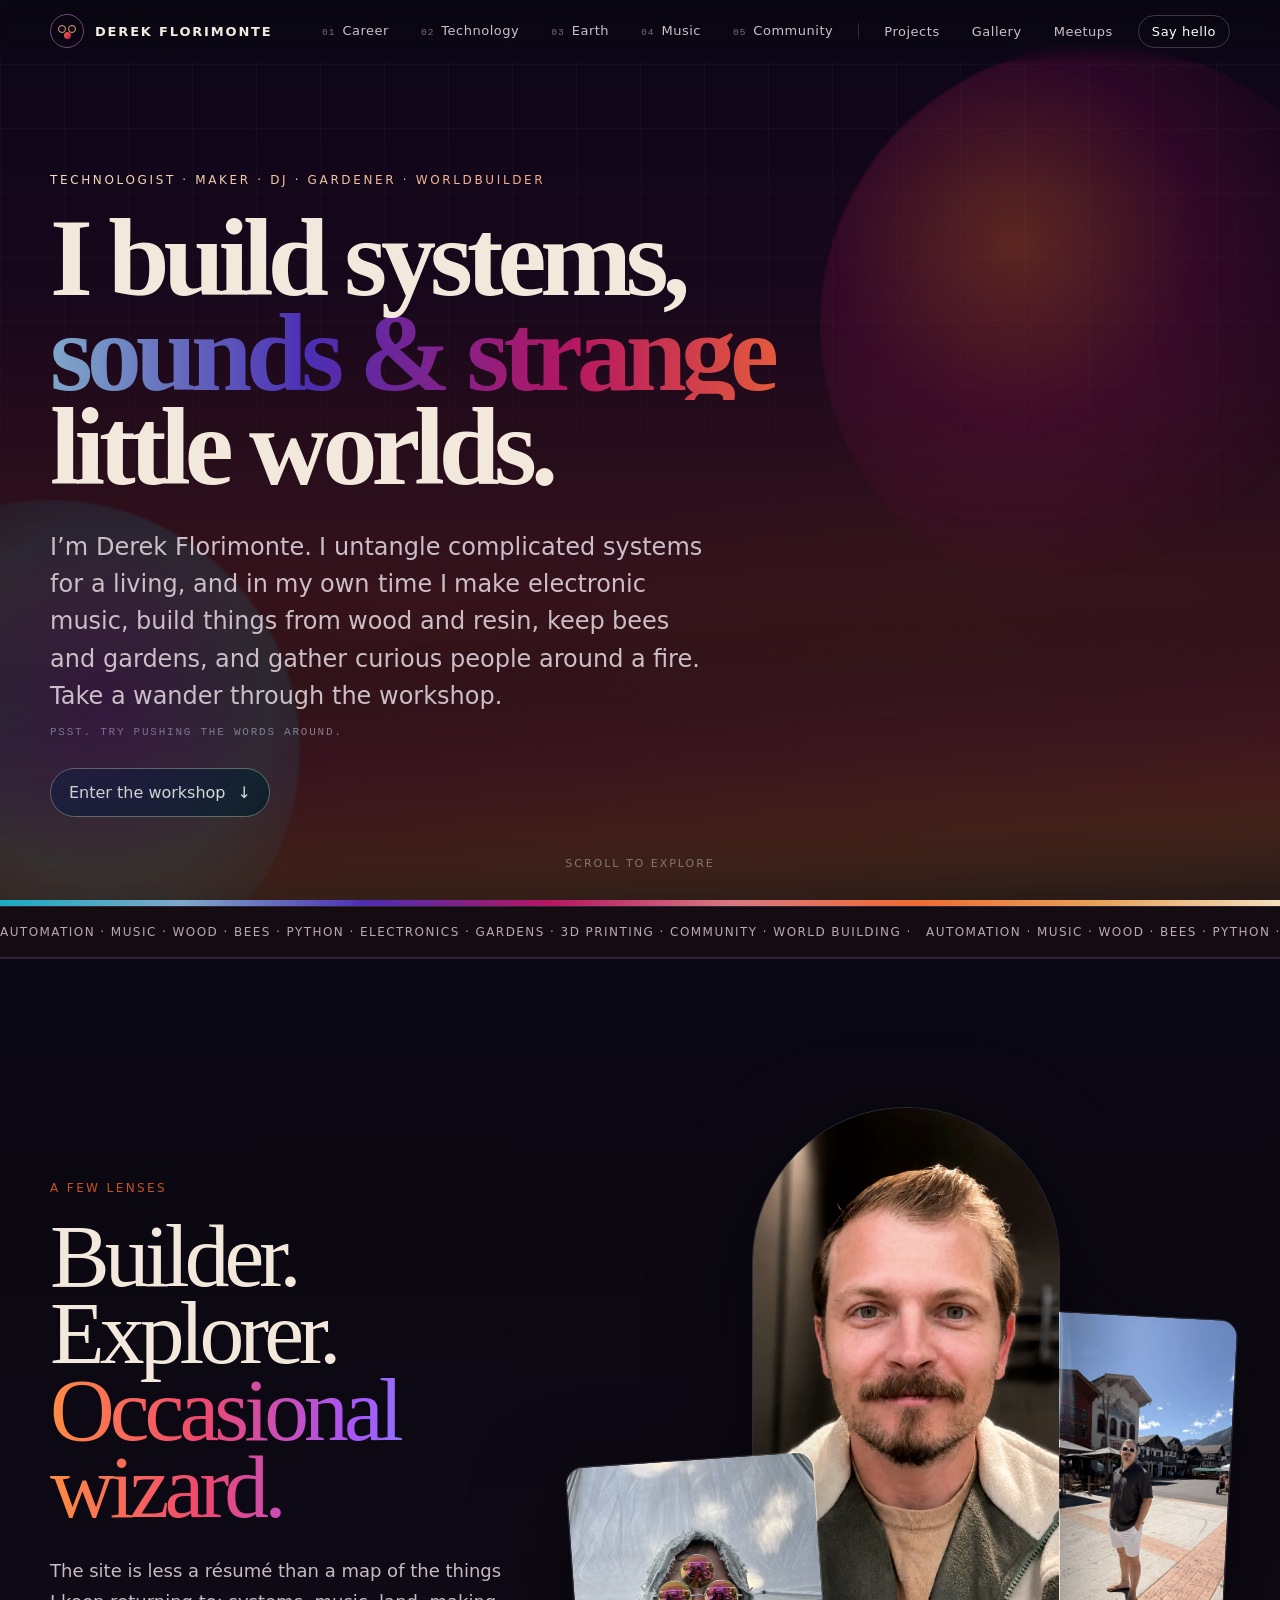
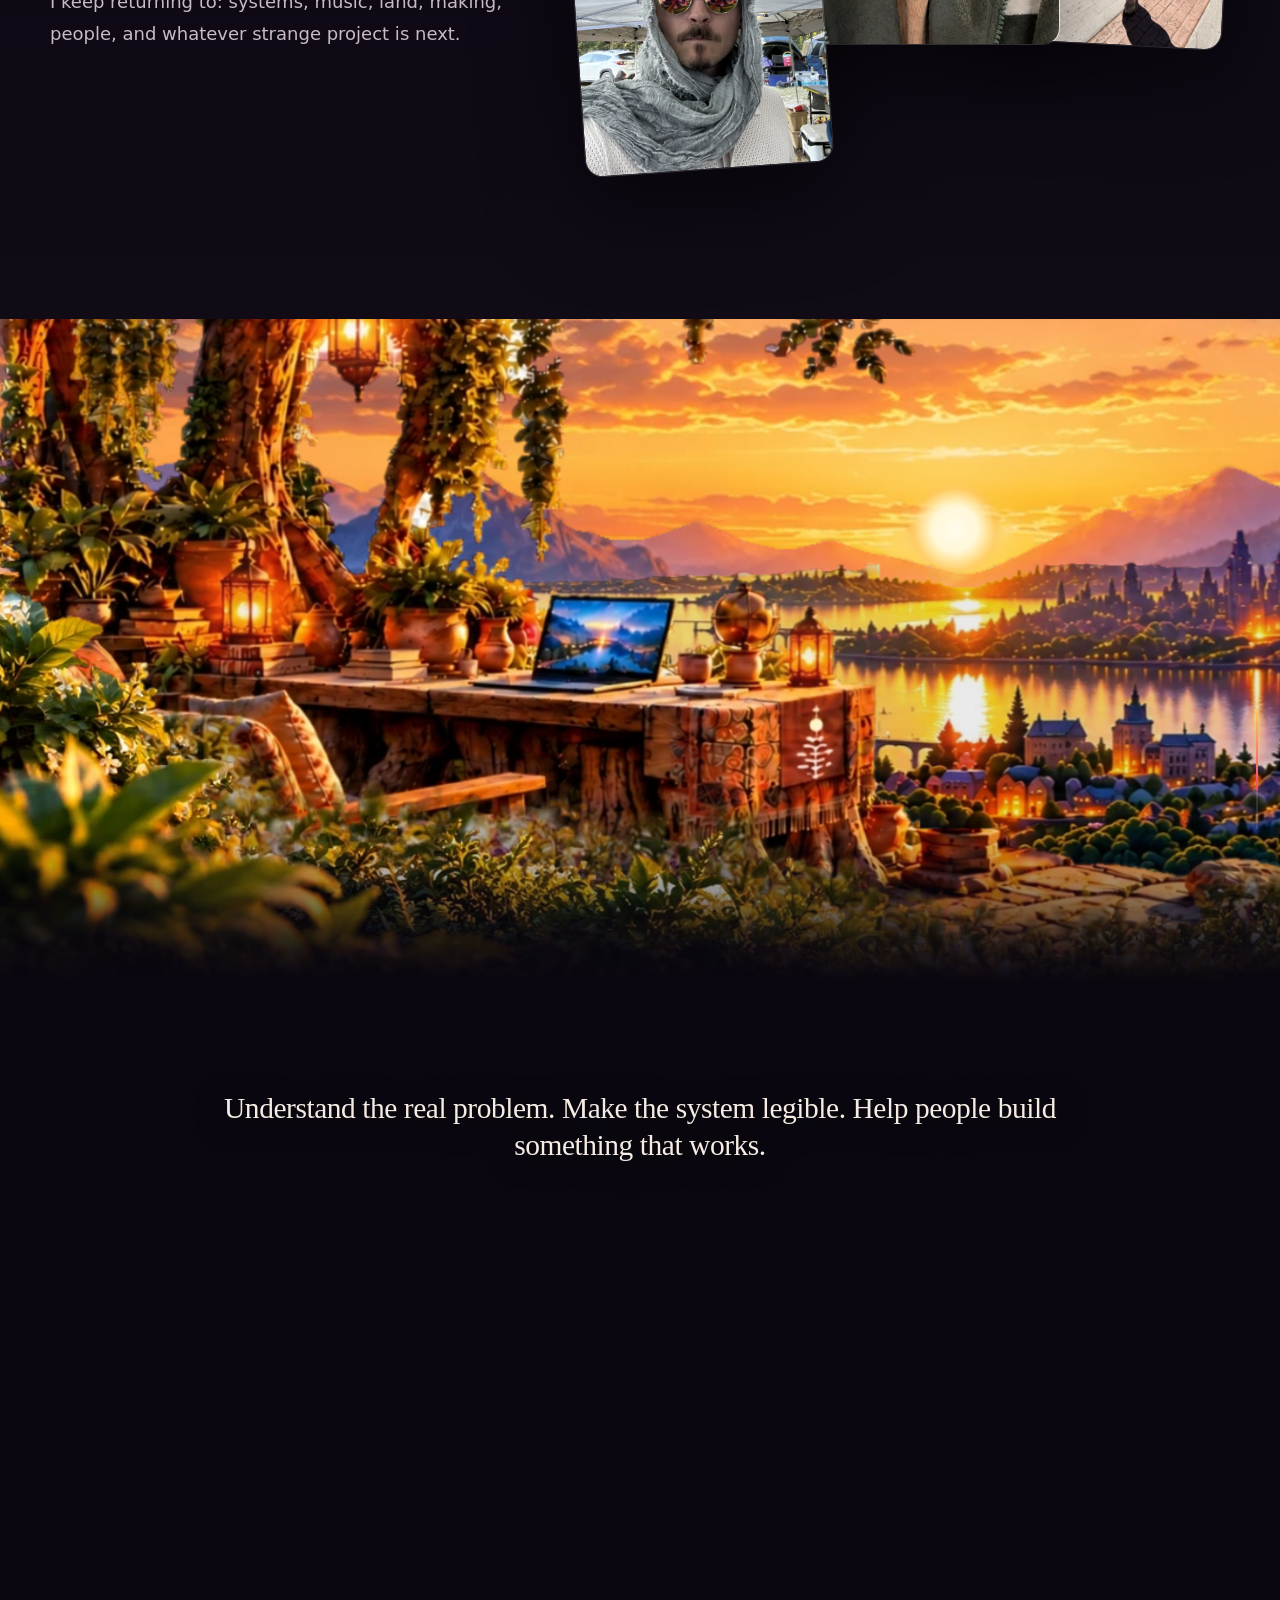
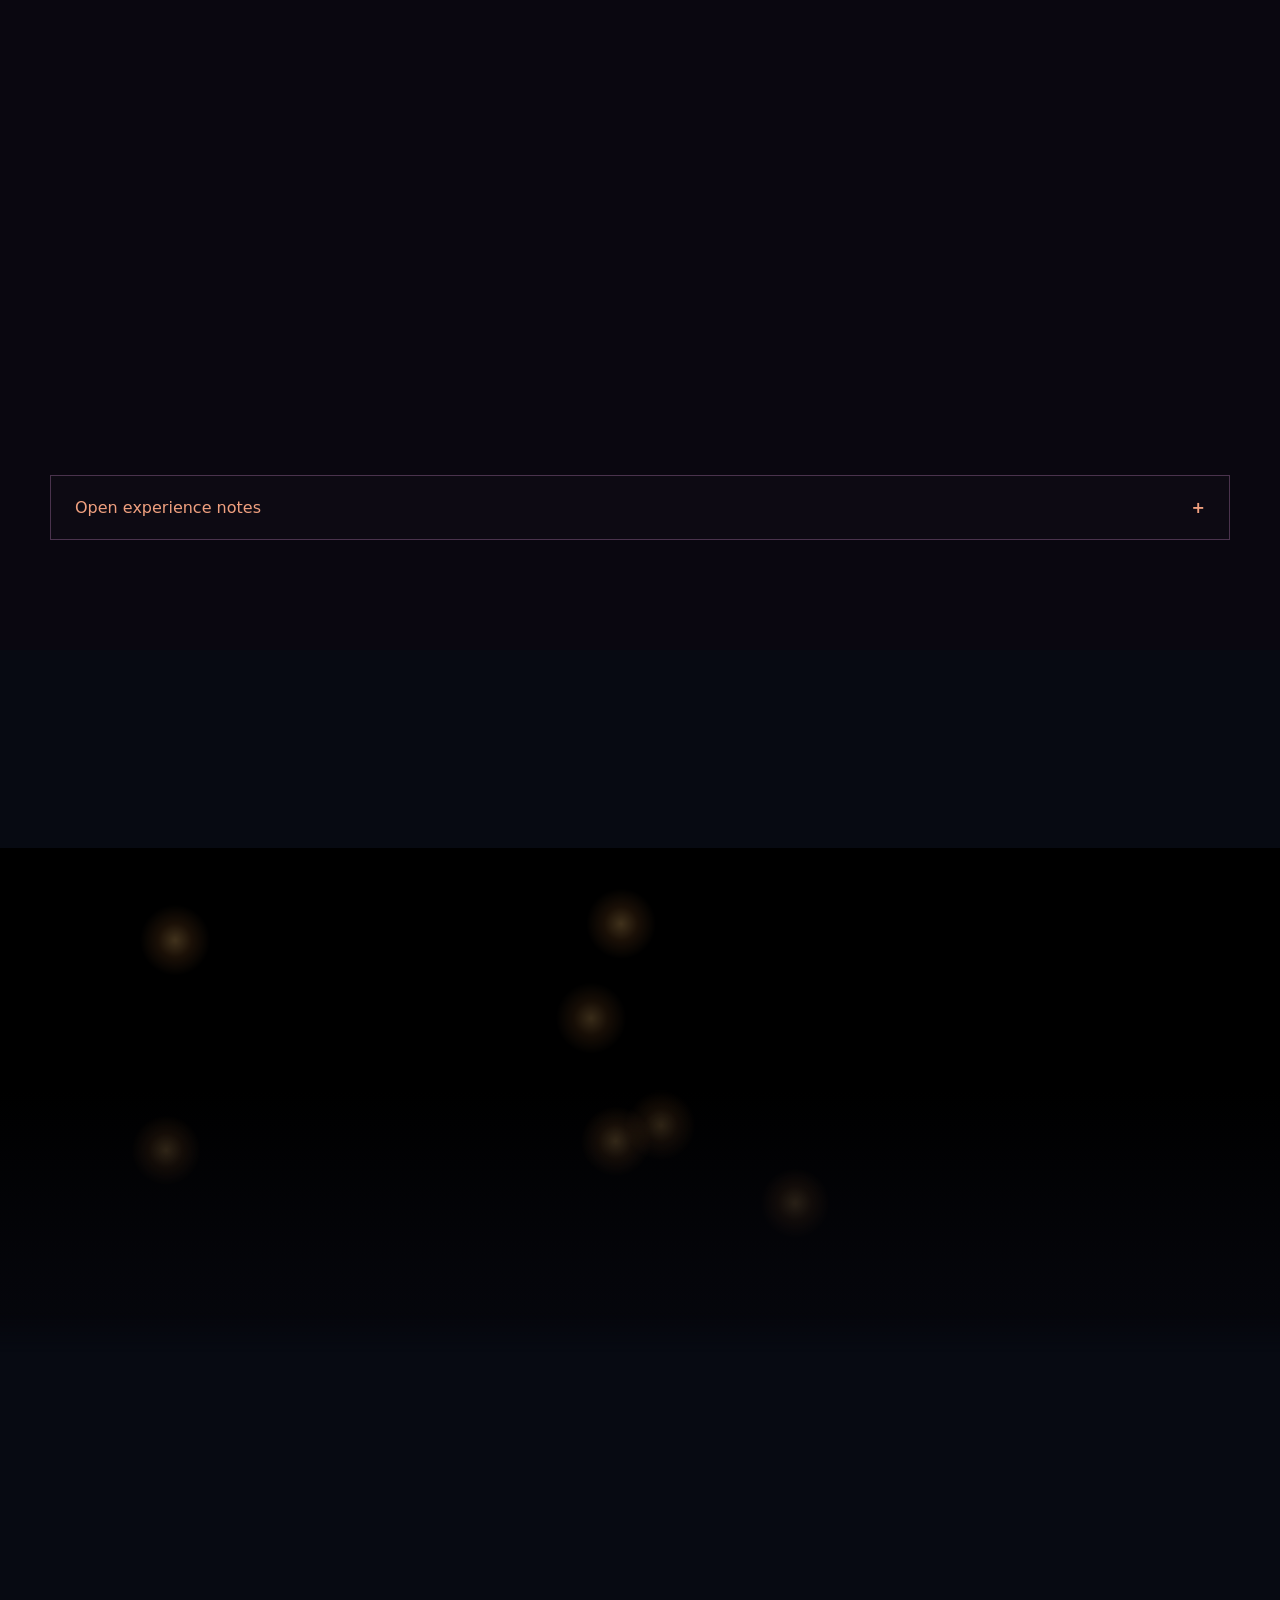
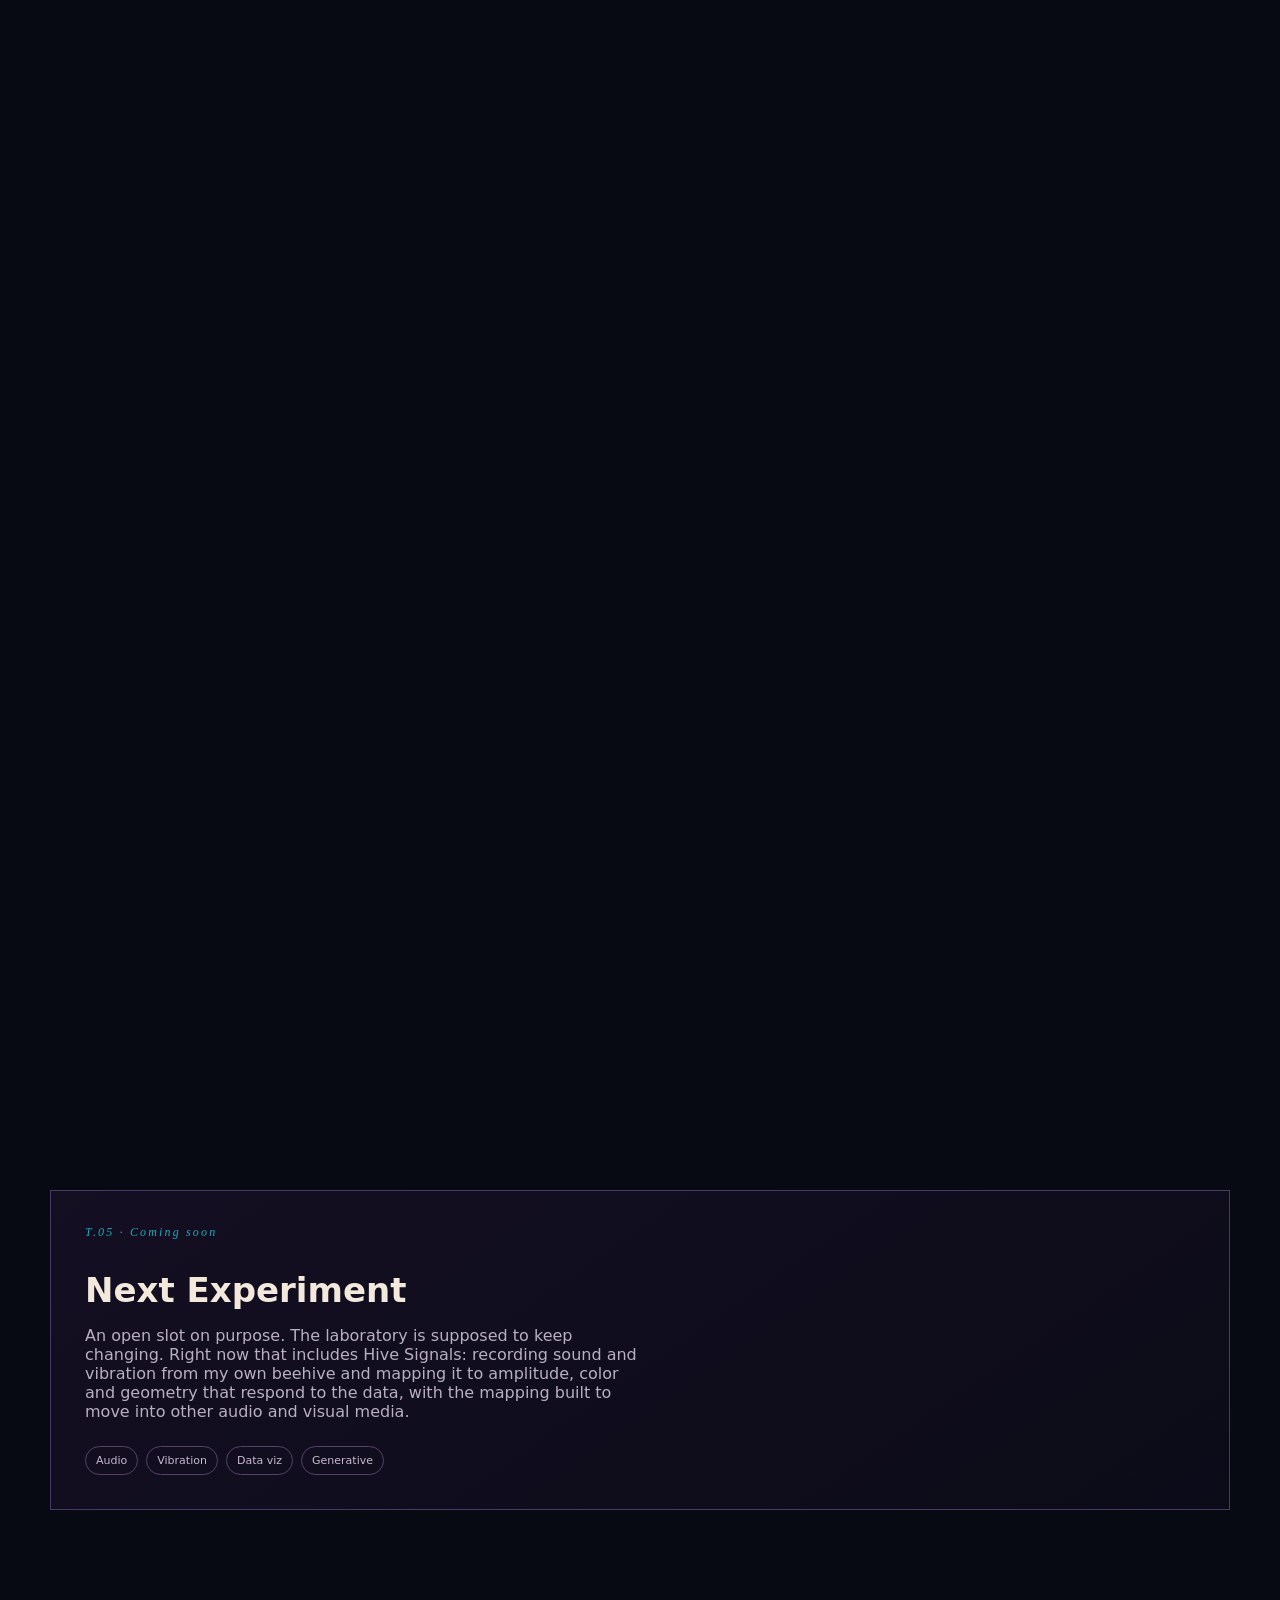
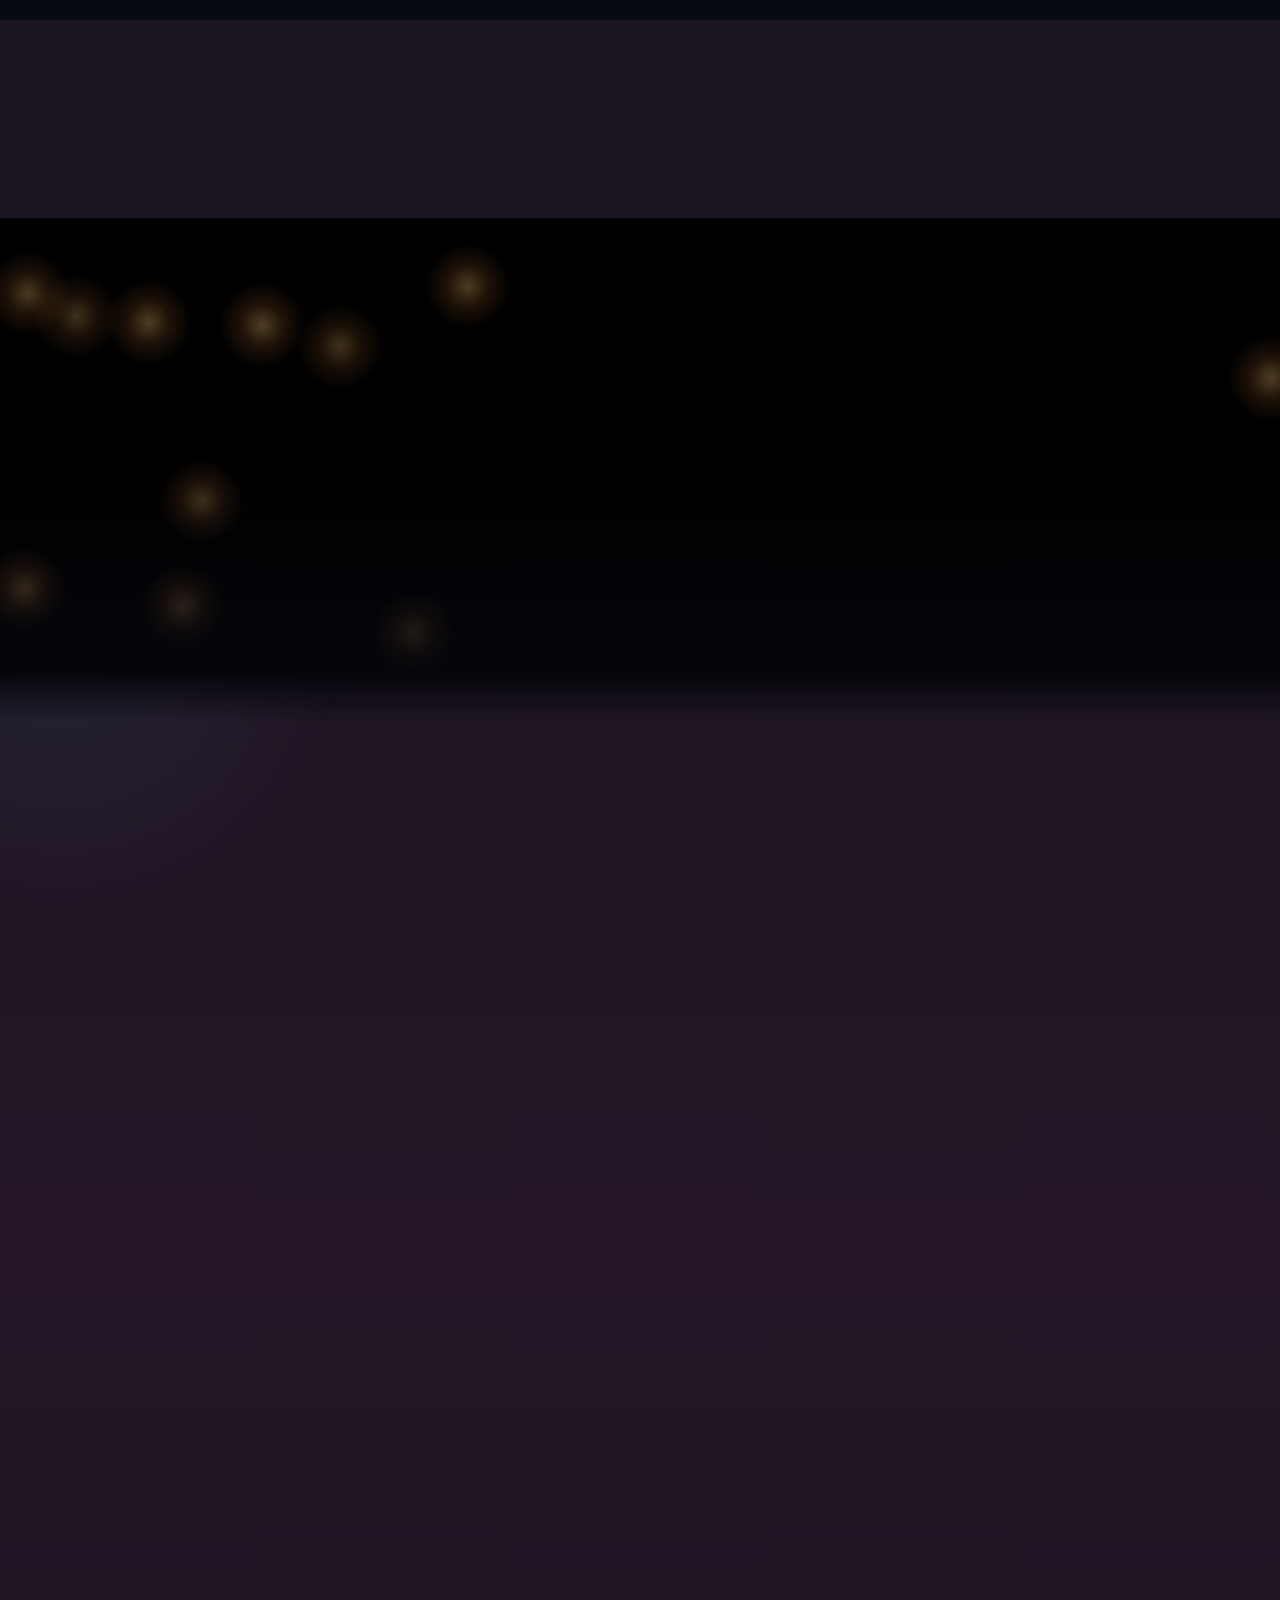
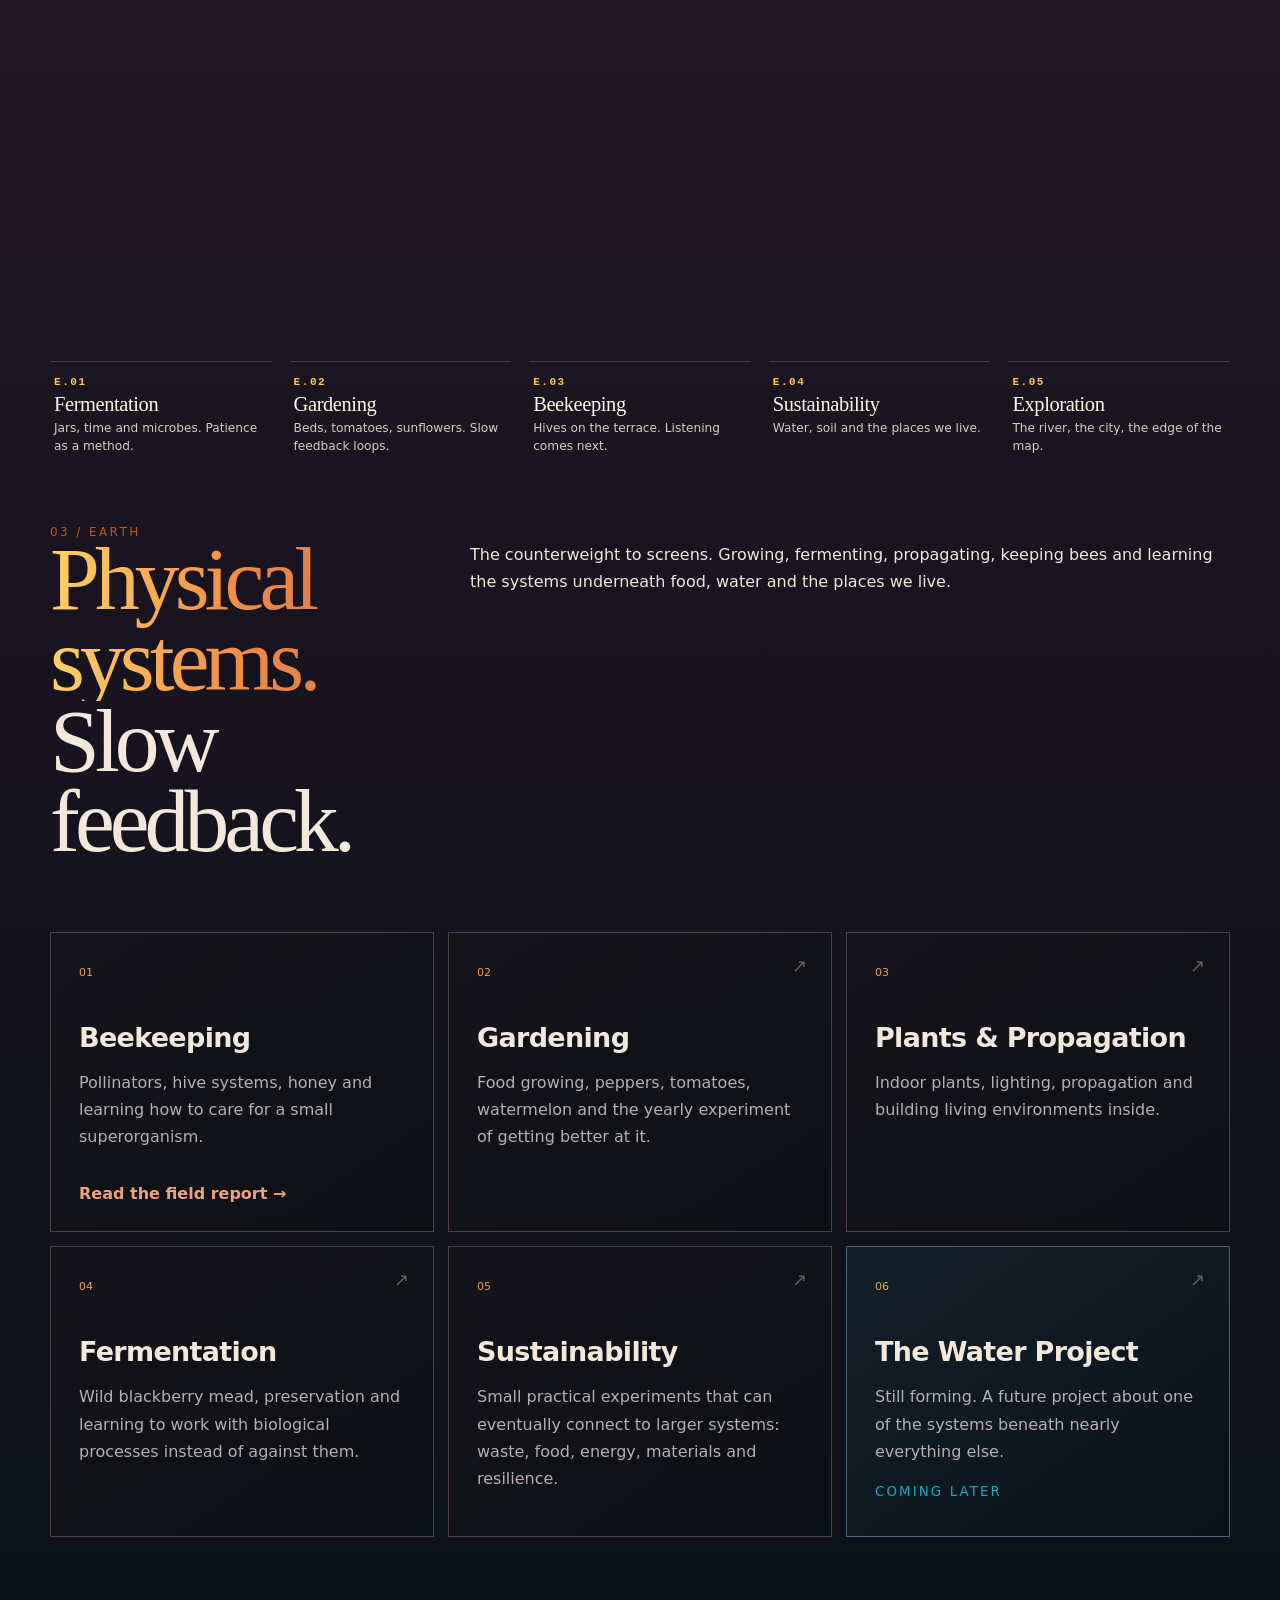
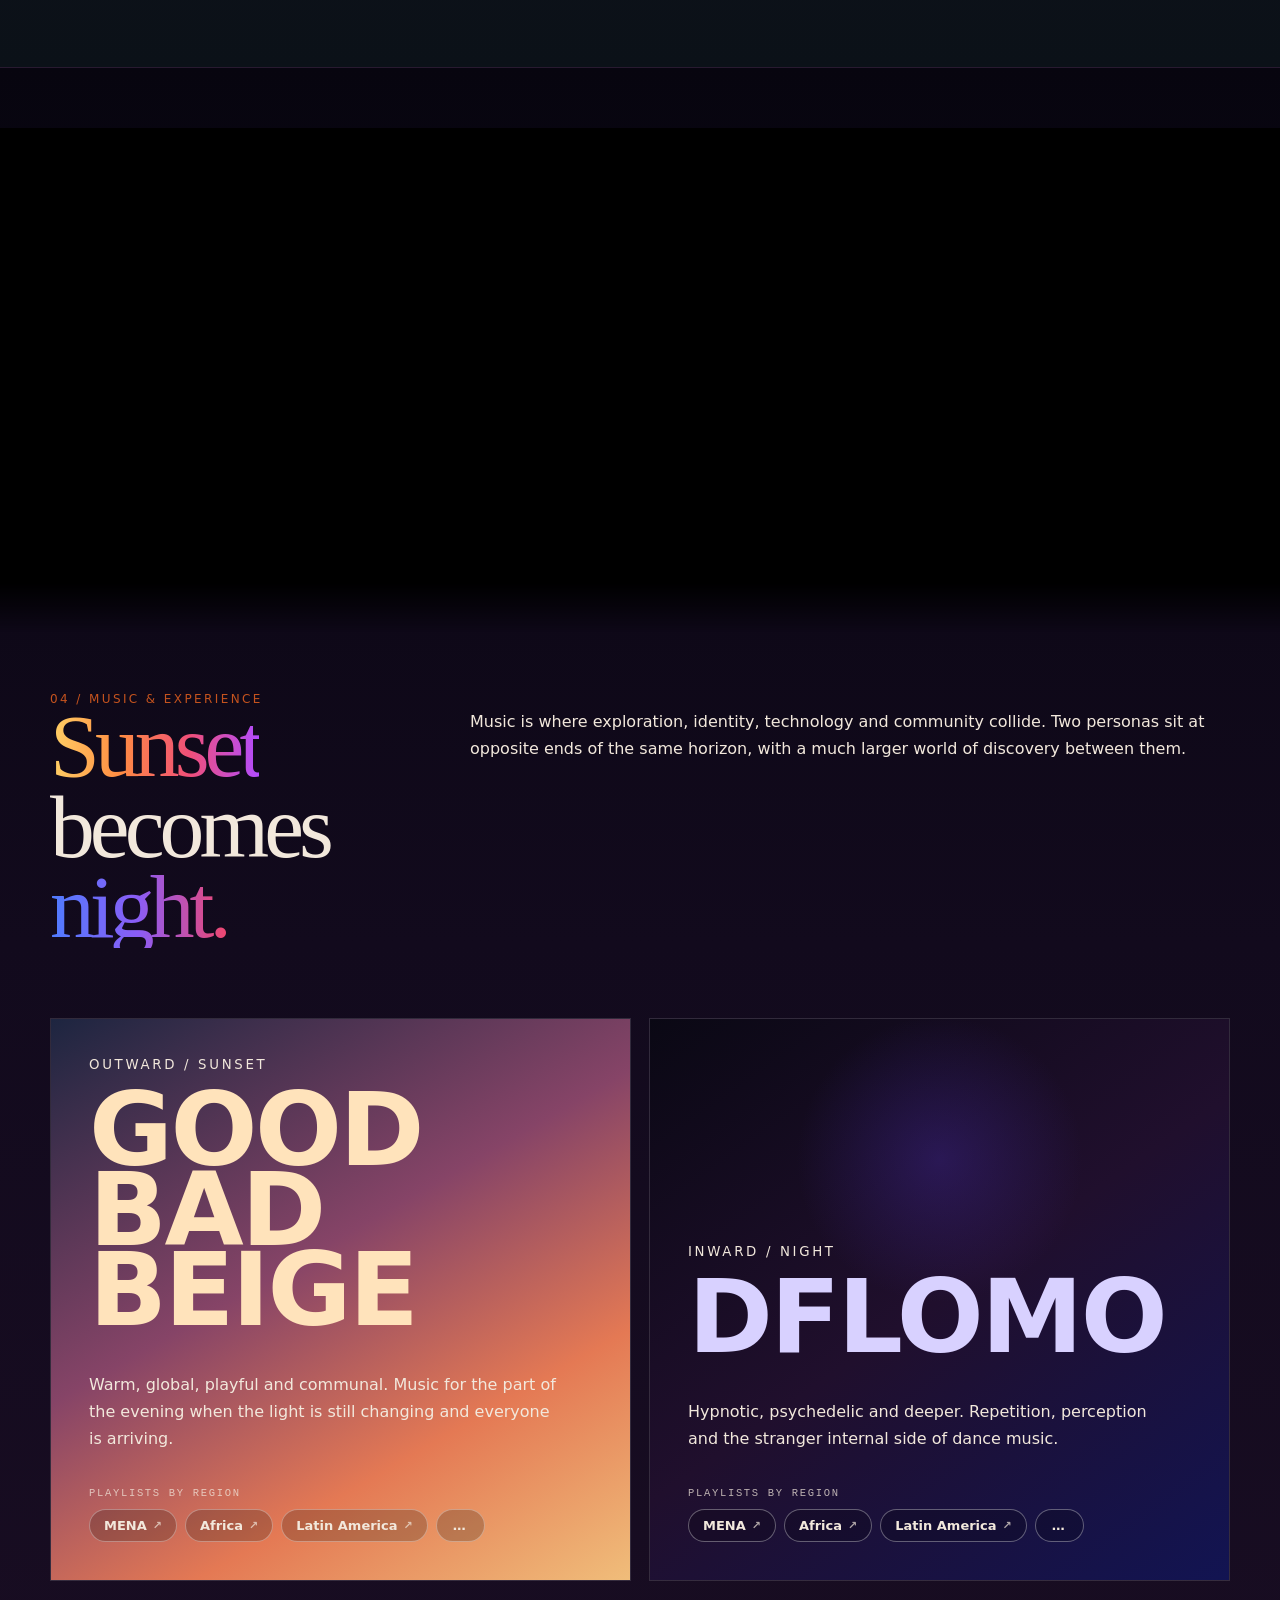
<file: public/index.html>
<!doctype html>
<html lang="en">
<head>
<meta charset="utf-8"><meta name="viewport" content="width=device-width,initial-scale=1">
<title>Derek Florimonte | Builder of Systems, Sounds & Strange Little Worlds</title><link rel="icon" href="assets/favicon.svg" type="image/svg+xml"><link rel="icon" href="assets/favicon-32.png" type="image/png" sizes="32x32"><link rel="shortcut icon" href="assets/favicon.ico"><link rel="apple-touch-icon" href="assets/apple-touch-icon.png"><meta name="theme-color" content="#090711">
<meta name="description" content="Derek Florimonte's living workshop: technology, music, craft, nature, community, and strange little worlds."><meta property="og:type" content="website"><meta property="og:site_name" content="Derek Florimonte"><meta property="og:title" content="Derek Florimonte | Builder of Systems, Sounds & Strange Little Worlds"><meta property="og:description" content="Technology, music, gardens and community. A living workshop of strange little worlds. Come take a wander."><meta property="og:url" content="https://senseofsalience.com/"><meta property="og:image" content="https://senseofsalience.com/assets/og-image.jpg"><meta property="og:image:width" content="1200"><meta property="og:image:height" content="630"><meta property="og:image:alt" content="A hooded DJ playing a festival stage at sunset, with the words I build systems, sounds and strange little worlds"><meta name="twitter:card" content="summary_large_image"><meta name="twitter:title" content="Derek Florimonte | Builder of Systems, Sounds & Strange Little Worlds"><meta name="twitter:description" content="Technology, music, gardens and community. A living workshop of strange little worlds. Come take a wander."><meta name="twitter:image" content="https://senseofsalience.com/assets/og-image.jpg">
<style>
:root{
--ink:#f2e8dc;--muted:#b6a9ad;--bg:#090711;--panel:#120d18;--line:#302239;--max:1180px;
--night:#090711;--aubergine:#200f2d;--indigo:#15175a;--violet:#4b2eb3;--magenta:#b51662;
--ember:#c5531e;--orange:#ef6b32;--amber:#e7a15a;--sand:#d9c6ae;
--peach:#f0a07f;--rose:#d87882;--sky:#7fa8c9;--cyan:#18abc0;--cream:#f3dfbd;
}
*{box-sizing:border-box}html{scroll-behavior:smooth}body{margin:0;background:radial-gradient(circle at 50% -20%,#24102d 0,transparent 35%),var(--bg);color:var(--ink);font-family:Inter,ui-sans-serif,system-ui,-apple-system,Segoe UI,sans-serif;overflow-x:hidden}a{color:inherit;text-decoration:none}.serif{font-family:Georgia,'Times New Roman',serif}.wrap{width:min(var(--max),calc(100% - 40px));margin:auto}
nav{position:fixed;z-index:20;left:0;right:0;top:0;background:linear-gradient(#090711ee,#09071188,transparent);backdrop-filter:blur(8px);padding:18px 0}.navin{display:flex;align-items:center;justify-content:space-between}.mark{display:flex;gap:11px;align-items:center;font-weight:800;letter-spacing:.08em}.sigil{width:34px;height:34px;border:1px solid #6e4a73;border-radius:50%;display:grid;place-items:center;position:relative}.sigil:before,.sigil:after{content:"";position:absolute;width:6px;height:6px;border:1px solid var(--peach);border-radius:50%;top:10px}.sigil:before{left:7px}.sigil:after{right:7px}.eye{width:7px;height:7px;border-radius:50%;background:linear-gradient(135deg,var(--orange),var(--magenta));margin-top:9px}.links{display:flex;gap:25px;color:#d8cad4;font-size:14px}.links a:hover{color:white}
.hero{min-height:100vh;position:relative;display:grid;align-items:center;isolation:isolate;overflow:hidden}.orb{position:absolute;border-radius:50%;filter:blur(1px);opacity:.75;will-change:transform}.o1{width:560px;height:560px;right:-100px;top:5vh;background:radial-gradient(circle at 35% 35%,#ef6b3270,#b5166240 35%,transparent 68%)}.o2{width:500px;height:500px;left:-200px;bottom:-100px;background:radial-gradient(circle at 60% 40%,#4b2eb350,#18abc030 40%,transparent 68%)}.grid{position:absolute;inset:0;background-image:linear-gradient(#ffffff08 1px,transparent 1px),linear-gradient(90deg,#ffffff08 1px,transparent 1px);background-size:64px 64px;mask-image:linear-gradient(to bottom,black,transparent 85%);z-index:-2}.hero .wrap{padding-top:90px}.kicker{text-transform:uppercase;letter-spacing:.22em;color:var(--sand);font-size:12px;margin-bottom:24px}.hero h1{font-size:clamp(56px,8.6vw,128px);line-height:.86;letter-spacing:-.055em;margin:0;max-width:1040px}.hero h1 span{display:block;color:transparent;-webkit-text-stroke:1px #8e8777}.lede{max-width:670px;font-size:clamp(18px,2vw,24px);line-height:1.55;color:#cbbec6;margin:34px 0}.cta{display:inline-flex;align-items:center;gap:12px;padding:14px 18px;border:1px solid #6b6558;border-radius:999px;background:linear-gradient(120deg,#1b1022,#120d18)}.cta:hover{border-color:var(--sand)}.scroll{position:absolute;bottom:30px;left:50%;transform:translateX(-50%);font-size:11px;letter-spacing:.18em;text-transform:uppercase;color:#807a6c}
section{padding:110px 0;border-top:1px solid var(--line)}.sectionhead{display:grid;grid-template-columns:1fr 2fr;gap:40px;margin-bottom:54px}.eyebrow{font-size:12px;text-transform:uppercase;letter-spacing:.2em;color:var(--ember)}h2{font:normal clamp(38px,5vw,72px)/1 Georgia,serif;margin:0}.intro{font-size:20px;line-height:1.7;color:#bbb3a4;max-width:760px}.cards{display:grid;grid-template-columns:repeat(3,1fr);gap:16px}.card{min-height:300px;border:1px solid var(--line);background:linear-gradient(145deg,#17101e,#0e0a14);padding:28px;position:relative;overflow:hidden;transition:.35s transform,.35s border-color}.card:hover{transform:translateY(-6px);border-color:#5f5a4e}.num{font:italic 15px Georgia;color:#807968}.card h3{font:normal 30px Georgia;margin:70px 0 14px}.card p{color:#b4a6af;line-height:1.65}.card .glow{position:absolute;width:180px;height:180px;border-radius:50%;right:-80px;bottom:-90px;background:radial-gradient(circle,var(--glow,var(--violet)),transparent 65%);opacity:.28}
.manifesto{padding:150px 0;background:linear-gradient(120deg,#120a18,#1c0c22 48%,#0d1027);position:relative;overflow:hidden}.manifesto blockquote{font:normal clamp(38px,6vw,84px)/1.08 Georgia,serif;margin:0;max-width:1100px}.manifesto em{color:var(--ember);font-style:normal}.manifesto small{display:block;margin-top:30px;color:#a999aa;font:14px Inter}
.split{display:grid;grid-template-columns:1fr 1fr;gap:70px;align-items:start}.sticky{position:sticky;top:120px}.project{padding:26px 0 34px;border-bottom:1px solid var(--line)}.project:first-child{padding-top:0}.tag{font-size:11px;text-transform:uppercase;letter-spacing:.17em;color:var(--sand)}.project h3{font:normal 32px Georgia;margin:10px 0}.project p{color:#b4a6af;line-height:1.7}.project strong{color:#eadde1;font-weight:500}.project a{display:inline-block;margin-top:8px;color:var(--peach);border-bottom:1px solid #80505c}
.pillars{display:grid;grid-template-columns:repeat(5,1fr);border:1px solid var(--line)}.pillar{padding:26px 18px;min-height:210px;border-right:1px solid var(--line)}.pillar:last-child{border:0}.pillar b{display:block;font:normal 22px Georgia;margin:55px 0 10px}.pillar span{font-size:13px;color:#a89aa6;line-height:1.5}.ticker{overflow:hidden;border-top:1px solid var(--line);border-bottom:1px solid var(--line);padding:18px 0;white-space:nowrap}.tickertrack{display:inline-block;animation:marquee 24s linear infinite;color:#b9a9b4;letter-spacing:.12em;text-transform:uppercase;font-size:12px}@keyframes marquee{to{transform:translateX(-50%)}}
footer{padding:90px 0 45px}.foot{display:flex;justify-content:space-between;gap:40px;align-items:end}.foot h2{max-width:700px}.footnote{color:#8e818c;font-size:13px;text-align:right}.reveal{opacity:0;transform:translateY(24px);transition:.8s ease}.reveal.on{opacity:1;transform:none}

/* DFLOMO × GBB environmental color system */
body:before{content:"";position:fixed;inset:0;pointer-events:none;z-index:-1;background:
radial-gradient(circle at 82% 16%,#b5166214,transparent 24%),
radial-gradient(circle at 18% 72%,#18abc00d,transparent 26%)}
.hero:after{content:"";position:absolute;left:-10%;right:-10%;bottom:-12vh;height:38vh;z-index:-1;
background:linear-gradient(180deg,transparent,#b5166222 24%,#ef6b3233 55%,#e7a15a22 70%,transparent);
filter:blur(26px);transform:skewY(-3deg)}
.hero h1 span{background:linear-gradient(90deg,var(--sky),var(--violet),var(--magenta),var(--orange),var(--amber));
-webkit-background-clip:text;background-clip:text;-webkit-text-stroke:0;color:transparent}
.kicker{background:linear-gradient(90deg,var(--cream),var(--peach),var(--orange));-webkit-background-clip:text;color:transparent}
.card:nth-child(1){--glow:var(--violet)}.card:nth-child(2){--glow:var(--ember)}.card:nth-child(3){--glow:var(--magenta)}
.card:nth-child(1):hover{border-color:#6651b8}.card:nth-child(2):hover{border-color:#a95832}.card:nth-child(3):hover{border-color:#9d315f}
.paletteband{height:6px;background:linear-gradient(90deg,var(--cyan),var(--sky),var(--violet),var(--magenta),var(--rose),var(--orange),var(--amber),var(--cream))}
.manifesto em{background:linear-gradient(90deg,var(--peach),var(--orange),var(--magenta));-webkit-background-clip:text;color:transparent}
.project{position:relative;padding-left:22px}.project:before{content:"";position:absolute;left:0;top:30px;bottom:35px;width:2px;background:var(--project-accent,var(--violet));opacity:.7}
.project:nth-child(1){--project-accent:var(--violet)}.project:nth-child(2){--project-accent:var(--cyan)}
.project:nth-child(3){--project-accent:linear-gradient(var(--amber),var(--magenta),var(--violet))}
.project:nth-child(4){--project-accent:var(--ember)}.project:nth-child(5){--project-accent:var(--sky)}
.pillar{position:relative;overflow:hidden}.pillar:after{content:"";position:absolute;width:120px;height:120px;border-radius:50%;right:-65px;bottom:-65px;filter:blur(4px);opacity:.18}
.pillar:nth-child(1):after{background:var(--violet)}.pillar:nth-child(2):after{background:var(--magenta)}.pillar:nth-child(3):after{background:var(--cyan)}.pillar:nth-child(4):after{background:var(--ember)}.pillar:nth-child(5):after{background:var(--peach)}
.daynight{padding:0;border-top:0;min-height:70vh;display:grid;align-items:center;position:relative;overflow:hidden;background:
linear-gradient(115deg,#0c0b1c 0%,#19134b 24%,#6c215f 48%,#c64a45 68%,#ed873f 84%,#e9c089 100%)}
.daynight:after{content:"";position:absolute;inset:0;background:linear-gradient(90deg,#080711cc,transparent 45%,#f5c68b12)}
.daynight .wrap{position:relative;z-index:2}.duality{display:grid;grid-template-columns:1fr 1fr;gap:80px;align-items:end}
.duality h2{font-size:clamp(52px,8vw,110px);line-height:.86}.duality .nightword{color:#ddd5ff}.duality .dayword{color:#ffe5bd;text-align:right}
.duality p{max-width:520px;color:#f0dfe5;line-height:1.7}.duality .right{text-align:right;margin-left:auto}
.horizon{position:absolute;left:0;right:0;bottom:18%;height:1px;background:#ffd29b55;box-shadow:0 0 50px #ff7a4077}
.sun{position:absolute;width:180px;height:180px;border-radius:50%;right:12%;bottom:calc(18% - 90px);background:radial-gradient(circle,#ffd4a8,#ef783b 45%,#c22d6655 70%,transparent 72%);filter:blur(.2px)}
.eyehalo{position:absolute;width:320px;height:320px;border:1px solid #a38cff55;border-radius:50%;left:8%;top:14%;box-shadow:0 0 70px #4b2eb333 inset}
.eyehalo:before,.eyehalo:after{content:"";position:absolute;border:1px solid #d265a044;border-radius:50%;inset:34px}.eyehalo:after{inset:78px;border-color:#65b8d344}

@media(max-width:800px){.links{display:none}.sectionhead,.split,.duality{grid-template-columns:1fr}.duality .dayword,.duality .right{text-align:left;margin-left:0}.cards{grid-template-columns:1fr}.pillars{grid-template-columns:1fr}.pillar{border-right:0;border-bottom:1px solid var(--line);min-height:auto}.pillar b{margin:20px 0 8px}.sticky{position:relative;top:auto}.foot{display:block}.footnote{text-align:left;margin-top:30px}.hero h1{font-size:clamp(52px,17vw,82px)}}
@media(prefers-reduced-motion:reduce){*{scroll-behavior:auto!important}.tickertrack{animation:none}.orb{transform:none!important}.reveal{opacity:1;transform:none}}

/* V3: five worlds */
.world{padding:130px 0;position:relative;overflow:hidden;border-top:1px solid #ffffff0c}
.world .sectionhead{margin-bottom:70px}.world h2{font-size:clamp(54px,7vw,104px);line-height:.9;letter-spacing:-.055em}
.world h3{letter-spacing:-.025em}.world p{line-height:1.7}
.career-world{background:linear-gradient(180deg,#0a0710,#110b16)}
.careerline{display:grid;grid-template-columns:repeat(4,1fr);border-top:1px solid #4a334d;border-bottom:1px solid #4a334d}
.careerline div{padding:26px 18px;border-right:1px solid #4a334d}.careerline div:last-child{border-right:0}
.careerline span{display:block;font-size:20px;color:var(--cream);margin-bottom:7px}.careerline small{color:var(--muted)}
.experience{margin-top:26px;border:1px solid #4a334d;background:#ffffff03}.experience summary{cursor:pointer;list-style:none;padding:22px 24px;display:flex;justify-content:space-between;color:var(--peach)}
.experience summary::-webkit-details-marker{display:none}.detailsgrid{display:grid;grid-template-columns:repeat(3,1fr);gap:24px;padding:0 24px 28px}.detailsgrid p{color:var(--muted)}
.tech-world{background:radial-gradient(circle at 78% 25%,#4b2eb31d,transparent 28%),linear-gradient(180deg,#100b17,#0a0b1b)}
.techorb{position:absolute;width:520px;height:520px;border-radius:50%;right:-180px;top:180px;background:radial-gradient(circle,#18abc020,#4b2eb31b 35%,transparent 68%)}
.projectgrid{display:grid;grid-template-columns:repeat(2,1fr);gap:18px}.labcard{min-height:330px;padding:34px;border:1px solid #493a65;background:linear-gradient(145deg,#171126cc,#0c0c19dd);position:relative;transition:.35s transform,.35s border-color}
.labcard:hover{transform:translateY(-6px);border-color:#8d68ce}.labcard .num{color:var(--cyan);font-size:12px;letter-spacing:.18em}.labcard h3{font-size:34px;margin:42px 0 12px}.labcard p{color:#b9afc2;max-width:560px}
.chips{display:flex;gap:8px;flex-wrap:wrap;margin-top:25px}.chips span{font-size:11px;border:1px solid #554366;border-radius:999px;padding:7px 10px;color:#c8b9d2}.ghostcard{opacity:.72}
.music-world{background:linear-gradient(180deg,#0a0b1b 0,#28112d 42%,#7a2539 72%,#d75c35 100%);min-height:1200px}.music-sun{position:absolute;width:500px;height:500px;border-radius:50%;right:-100px;top:420px;background:radial-gradient(circle,#f4bf7c55,#ef6b3230 40%,#b5166215 62%,transparent 70%)}
.dualcards{display:grid;grid-template-columns:1fr 1fr;gap:18px}.persona{min-height:520px;padding:38px;display:flex;flex-direction:column;justify-content:flex-end;border:1px solid #ffffff22;position:relative;overflow:hidden}
.persona:before{content:"";position:absolute;inset:0;z-index:0}.persona>*{position:relative;z-index:1}.persona h3{font-size:clamp(62px,8vw,118px);line-height:.78;margin:18px 0 25px}.persona p{max-width:470px}.persona small{letter-spacing:.2em}
.gbb:before{background:linear-gradient(150deg,#1d2540,#864467 43%,#e47954 72%,#f0bd7a)}.gbb h3{color:#ffe3bb}.dflomo:before{background:radial-gradient(circle at 50% 25%,#4b2eb355,transparent 28%),linear-gradient(145deg,#0a0814,#200f2d 50%,#121452)}.dflomo h3{color:#d8d1ff}
.musicprojects{display:grid;grid-template-columns:1fr 1fr;gap:18px;margin-top:18px}.widecard{padding:34px;min-height:280px;background:#130e18b8;border:1px solid #ffffff22}.widecard h3{font-size:32px;margin:30px 0 12px}
.earth-world{background:linear-gradient(180deg,#d75c35 0,#8e3d3f 12%,#261627 35%,#0b1118 100%)}.earthglow{position:absolute;width:600px;height:600px;border-radius:50%;left:-240px;top:300px;background:radial-gradient(circle,#18abc020,#7fa8c915 35%,transparent 70%)}
.earthgrid{display:grid;grid-template-columns:repeat(3,1fr);gap:14px}.earthcard{min-height:260px;padding:28px;border:1px solid #4d4148;background:linear-gradient(145deg,#17151aaa,#0b1014dd);transition:.3s transform,.3s background}
.earthcard:hover{transform:translateY(-5px);background:linear-gradient(145deg,#211822dd,#0d1619)}.earthcard span{font-size:11px;color:var(--amber)}.earthcard h3{font-size:27px;margin:42px 0 10px}.earthcard p{color:#b8afb0}.earthcard.water{border-color:#456673;background:linear-gradient(145deg,#13202a,#0a1118)}.earthcard.water small{color:var(--cyan);letter-spacing:.16em}
.community-world{background:radial-gradient(circle at 50% 100%,#b5166220,transparent 38%),#090711;padding-bottom:180px}



@media(max-width:800px){.careerline,.detailsgrid,.projectgrid,.dualcards,.musicprojects,.earthgrid{grid-template-columns:1fr}.careerline div{border-right:0;border-bottom:1px solid #4a334d}.persona{min-height:430px}.world{padding:90px 0}}

</style>
<style>
.photo-intro{padding:120px 0 150px;background:linear-gradient(180deg,#090711,#110b16);overflow:hidden}.photo-intro-grid{display:grid;grid-template-columns:.82fr 1.18fr;gap:70px;align-items:center}.photo-copy h2{font-size:clamp(58px,7vw,106px);line-height:.86;letter-spacing:-.055em;margin:22px 0 30px}.photo-copy p{max-width:520px;color:#c8bbc5;font-size:18px;line-height:1.75}.photo-stack{height:690px;position:relative}.photo{position:absolute;margin:0;overflow:hidden;border:1px solid #ffffff25;box-shadow:0 30px 90px #0008}.photo img{width:100%;height:100%;object-fit:cover;display:block;filter:saturate(.82) contrast(1.04)}.p-main{width:47%;height:78%;left:27%;top:4%;z-index:2;border-radius:220px 220px 24px 24px}.p-main img{object-position:center 30%}.p-three{width:38%;height:45%;left:0;bottom:0;z-index:3;transform:rotate(-4deg);border-radius:18px}.p-three img{object-position:center 24%}.p-travel{width:36%;height:48%;right:0;top:34%;z-index:1;transform:rotate(3deg);border-radius:18px}.section-photo{position:absolute;pointer-events:none;overflow:hidden;border:1px solid #ffffff1c;box-shadow:0 30px 90px #0007}.section-photo img{width:100%;height:100%;object-fit:cover}.music-photo{width:250px;height:340px;right:5vw;top:90px;opacity:.24;transform:rotate(4deg);border-radius:120px 120px 16px 16px}.earth-photo{width:270px;height:390px;right:5vw;top:110px;opacity:.28;transform:rotate(3deg);border-radius:18px}.cliff-photo{width:230px;height:310px;left:-35px;bottom:120px;opacity:.22;transform:rotate(-4deg);border-radius:18px}.project-link{cursor:pointer}.project-link:after{content:"↗";position:absolute;right:24px;top:22px;font-size:18px;color:#ffffff55;transition:.25s}.project-link:hover:after{transform:translate(3px,-3px);color:var(--peach)}.widecard,.earthcard{position:relative}.human-note{margin:120px auto 0;max-width:780px;display:grid;grid-template-columns:230px 1fr;gap:34px;align-items:center}.human-note figure{margin:0;width:230px;height:300px;overflow:hidden;border-radius:110px 110px 18px 18px;border:1px solid #ffffff25;transform:rotate(-3deg)}.human-note img{width:100%;height:100%;object-fit:cover;object-position:center 40%}.human-note p{font-size:25px;line-height:1.35;color:#d7cbd2}.human-note p span{display:block;color:var(--orange);font-size:11px;text-transform:uppercase;letter-spacing:.18em;margin-bottom:12px}#project-toast{position:fixed;right:24px;bottom:24px;z-index:1000;padding:14px 18px;background:#17101eee;border:1px solid #80505c;color:#f3dfbd;border-radius:999px;opacity:0;transform:translateY(12px);pointer-events:none;transition:.25s}#project-toast.show{opacity:1;transform:translateY(0)}@media(max-width:800px){.photo-intro-grid{grid-template-columns:1fr}.photo-stack{height:540px}.p-main{width:58%;left:21%}.p-three{width:42%}.p-travel{width:40%}.section-photo{display:none}.human-note{grid-template-columns:1fr;text-align:center}.human-note figure{margin:auto}}
</style>
<style>
/* V4.2: preserve V4 design, fix ticker + wide portrait + atmospheric sky cycle */
.ticker{overflow:hidden;width:100%;white-space:nowrap}
.ticker-track{display:flex;width:max-content;will-change:transform;animation:v42Ticker 28s linear infinite}
.ticker-group{flex:0 0 auto;padding-right:1.2em;color:#b9a9b4;letter-spacing:.12em;text-transform:uppercase;font-size:12px}
@keyframes v42Ticker{from{transform:translate3d(0,0,0)}to{transform:translate3d(-50%,0,0)}}

/* Keep the center portrait broad instead of collapsing into a strip. */
@media (min-width: 760px){
  .portrait{width:310px !important;min-width:310px !important;max-width:310px !important}
}
@media (min-width: 1050px){
  .portrait{width:360px !important;min-width:360px !important;max-width:360px !important}
}

/* Scroll-reactive atmospheric layer. Existing V4 sections remain on top. */
#salience-sky{
  position:fixed;inset:0;z-index:-3;pointer-events:none;overflow:hidden;
  background:
    radial-gradient(ellipse at 72% 82%,rgba(255,157,74,.26),transparent 30%),
    linear-gradient(180deg,#17083a 0%,#521349 34%,#d3474c 68%,#f49a55 100%);
}
#salience-sky::before{
  content:"";position:absolute;inset:-12%;
  background:
    radial-gradient(circle at 74% 18%,rgba(221,225,255,.85) 0 1.3%,rgba(176,157,255,.14) 1.5% 5%,transparent 8%),
    radial-gradient(ellipse at 48% 62%,rgba(90,48,150,.32),transparent 38%),
    linear-gradient(180deg,rgba(7,5,24,.93),rgba(27,11,58,.84) 44%,rgba(70,22,88,.56) 72%,rgba(7,5,24,.78));
  opacity:var(--night,0);
  transform:translate3d(0,calc(var(--sky-shift,0) * -28px),0) scale(1.05);
  transition:opacity .12s linear;
}
#salience-sky::after{
  content:"";position:absolute;left:-8%;right:-8%;bottom:-12%;height:47%;
  background:
    radial-gradient(ellipse at 35% 15%,rgba(255,83,70,.22),transparent 36%),
    linear-gradient(180deg,transparent,rgba(3,3,12,.82) 78%);
  transform:translate3d(calc(var(--sky-shift,0) * 18px),calc(var(--sky-shift,0) * 24px),0);
}
body{background:transparent!important}
body::before{
  content:"";position:fixed;inset:0;z-index:-2;pointer-events:none;
  background:rgba(8,6,15,.78);
  backdrop-filter:saturate(1.08);
}
@media(prefers-reduced-motion:reduce){.ticker-track{animation:none}}
</style>
<style>
/* V4.5: selective gradient accents, using explicit colors so they always render */
.grad-warm,.grad-cool,.grad-sunset,.grad-night,.grad-earth,.grad-collision{
  display:inline-block;
  color:transparent !important;
  -webkit-text-fill-color:transparent !important;
  -webkit-background-clip:text !important;
  background-clip:text !important;
  background-size:100% 100%;
}
.grad-warm{background-image:linear-gradient(90deg,#ffc857,#ff7a3d,#ef476f)}
.grad-cool{background-image:linear-gradient(90deg,#ef476f,#a855f7,#5fa8ff)}
.grad-sunset{background-image:linear-gradient(90deg,#ffd166,#ff8c42,#f04f78,#b24cff)}
.grad-night{background-image:linear-gradient(270deg,#ef476f,#8b5cf6,#4f7cff)}
.grad-earth{background-image:linear-gradient(90deg,#ffd166,#f28c45,#c76f51)}
.grad-collision{background-image:linear-gradient(90deg,#ff8c42,#ef476f,#a855f7,#5fa8ff)}
</style><style>.grad-wizard{display:inline-block;color:transparent!important;-webkit-text-fill-color:transparent!important;-webkit-background-clip:text!important;background-clip:text!important;background-image:linear-gradient(90deg,#ff8c42,#ef476f,#a855f7,#5fa8ff)}</style><style>
#music{position:relative;isolation:isolate;overflow:hidden;min-height:115vh}
#music>.wrap,#music>.section-photo,#music>.ambient,#music>.music-sun{position:relative;z-index:5}
@media(max-width:800px){#music{min-height:auto}}
</style><style>
/* ===== Career: back-to-front reveal ===== */
.cp-section{padding:0;border-top:0;background:#0a0710;position:relative}
.cp-runway{height:540vh;position:relative}
.cp-stage{position:sticky;top:0;height:100vh;height:100svh;overflow:clip;background:#0a0710;--ign:0;--dusk:0;isolation:isolate}
.cp-frame{position:absolute;left:50%;top:-1.2%;width:max(100vw,100vh*2.25);aspect-ratio:2048/686;transform:translate(-50%,0);pointer-events:none}
@media (max-aspect-ratio:1/1){.cp-frame{width:max(165vw,100vh*1.25)}}
.cp-layer{position:absolute;inset:0;will-change:transform,opacity;transform-origin:50% 50%;opacity:0}
.cp-layer>img{position:absolute;display:block;height:auto;user-select:none}
.cp-layer[data-k=sky]>img{-webkit-mask-image:linear-gradient(180deg,#000 0,#000 90%,transparent 100%);mask-image:linear-gradient(180deg,#000 0,#000 90%,transparent 100%)}
.cp-layer[data-k=desk]>img{-webkit-mask-image:linear-gradient(180deg,transparent 0,#000 7%);mask-image:linear-gradient(180deg,transparent 0,#000 7%)}
.cp-fade{position:absolute;left:-60%;right:-60%;top:76%;height:90%;background:linear-gradient(180deg,rgba(10,7,16,0),#0a0710 26%);z-index:5}
.cp-halo{position:absolute;width:46%;aspect-ratio:1;translate:-50% -50%;border-radius:50%;mix-blend-mode:screen;
 background:radial-gradient(circle,rgba(255,196,110,.36),rgba(255,130,50,.14) 32%,transparent 66%)}
.cp-disc{position:absolute;width:4%;aspect-ratio:1;translate:-50% -50%;border-radius:50%;mix-blend-mode:screen;background:radial-gradient(circle,#fffbea 0,#fff4d2 34%,rgba(255,226,160,.9) 46%,rgba(255,180,90,.35) 62%,transparent 72%)}
.cp-glow{position:absolute;width:9%;aspect-ratio:1;translate:-50% -50%;border-radius:50%;pointer-events:none;mix-blend-mode:screen;
 background:radial-gradient(circle,rgba(255,176,88,.6) 0,rgba(255,146,58,.3) 30%,rgba(255,120,40,.09) 52%,transparent 68%);
 opacity:calc((.08 + var(--ign)*.62) * var(--fl,1));scale:calc((.82 + var(--ign)*.3) * (.9 + var(--fl,1)*.12))}
.cp-core{position:absolute;width:3.6%;aspect-ratio:1;translate:-50% -50%;border-radius:50%;pointer-events:none;mix-blend-mode:screen;
 background:radial-gradient(circle,rgba(255,226,160,.85) 0,rgba(255,176,84,.4) 40%,transparent 70%);
 opacity:calc(var(--ign) * (var(--fl,1) - .72) * 2.4);scale:calc(.8 + var(--fl,1)*.4)}
.cp-dim{position:absolute;width:3.3%;aspect-ratio:1;translate:-50% -50%;border-radius:50%;pointer-events:none;mix-blend-mode:multiply;
 background:radial-gradient(circle,rgba(168,78,20,.9) 0,rgba(168,78,20,.45) 45%,transparent 72%);
 opacity:calc(var(--ign) * (1 - var(--fl,1)) * 1.5)}
.cp-mist{position:absolute;left:-10%;width:120%;height:8%;pointer-events:none;filter:blur(14px);opacity:.3;mix-blend-mode:screen;
 background:linear-gradient(90deg,transparent,rgba(255,214,190,.5) 25%,rgba(255,230,215,.36) 55%,transparent);animation:cpMist 40s ease-in-out infinite alternate}
.cp-mist.m1{top:50%}.cp-mist.m2{top:63%;opacity:.2;animation-duration:56s;animation-direction:alternate-reverse}
@keyframes cpMist{from{transform:translateX(-5%)}to{transform:translateX(6%)}}
.cp-dusk{position:absolute;inset:0;pointer-events:none;mix-blend-mode:soft-light;opacity:var(--dusk);background:linear-gradient(180deg,#3b0f6b,#c4366a 55%,#ff7a2e)}
.cp-flies{position:absolute;inset:0;width:100%;height:100%;pointer-events:none;mix-blend-mode:screen}
.cp-title{position:absolute;z-index:6;left:50%;top:52%;transform:translate(-50%,-50%);text-align:center;width:min(980px,92vw);opacity:1}
.cp-title h2{font:normal clamp(46px,7vw,112px)/.94 Georgia,serif;letter-spacing:-.05em;margin:18px 0 0;text-shadow:0 6px 40px #000a}
.cp-caps{position:absolute;z-index:6;left:0;right:0;bottom:6vh;height:18vh;pointer-events:none}
.cp-cap{position:absolute;left:50%;bottom:0;transform:translateX(-50%);width:min(860px,88vw);margin:0;text-align:center;opacity:0;
 font:normal clamp(20px,2.3vw,36px)/1.28 Georgia,serif;letter-spacing:-.015em;color:#f6ece4;text-shadow:0 4px 30px #000c}
.cp-jobs{position:absolute;z-index:6;left:50%;bottom:7vh;transform:translateX(-50%);display:grid;grid-template-columns:repeat(4,1fr);gap:0;list-style:none;margin:0;padding:0;width:min(1100px,92vw);opacity:0;pointer-events:none}
.cp-jobs li{padding:14px 18px 0;border-top:1px solid #ffffff33;opacity:0;transform:translateY(14px)}
.cp-jobs li:before{content:"";display:block;width:9px;height:9px;margin:-19px 0 12px;border-radius:50%;background:#ffd29b;box-shadow:0 0 14px 4px #ff9a4a99}
.cp-jobs small{display:block;font:italic 13px Georgia;color:#d8b58a;margin-bottom:4px}
.cp-jobs b{display:block;font:normal clamp(18px,1.8vw,28px) Georgia,serif;color:var(--cream);letter-spacing:-.02em}
.cp-jobs span{display:block;margin-top:4px;font-size:clamp(11px,.95vw,14px);color:#cdbfc6;line-height:1.45}
.cp-hint{position:absolute;left:50%;bottom:22px;translate:-50% 0;z-index:6;font-size:11px;letter-spacing:.22em;text-transform:uppercase;color:#d8c8c2;opacity:var(--hint,1)}
.cp-hint:after{content:"";display:block;width:1px;height:34px;margin:10px auto 0;background:linear-gradient(#ffd29b,transparent);animation:cpHint 1.8s ease-in-out infinite}
@keyframes cpHint{0%{transform:scaleY(0);transform-origin:top}50%{transform:scaleY(1);transform-origin:top}51%{transform-origin:bottom}100%{transform:scaleY(0);transform-origin:bottom}}
.cp-bar{position:absolute;right:22px;top:50%;translate:0 -50%;height:120px;width:2px;background:#ffffff1f;z-index:6;border-radius:2px}
.cp-bar i{display:block;width:100%;height:100%;background:linear-gradient(#ffc857,#ef476f);transform-origin:top;transform:scaleY(var(--prog,0));border-radius:2px}
.cp-after{padding:90px 0 110px}
html.cp-on .cp-after .careerline{display:none}
html.cp-on .cp-after{padding-top:70px}
html.cp-static .cp-runway{height:100vh;height:100svh}
html.cp-static .cp-layer{opacity:1}
html.cp-static .cp-title,html.cp-static .cp-caps,html.cp-static .cp-hint,html.cp-static .cp-bar{display:none}
html.cp-static .cp-jobs{opacity:1}html.cp-static .cp-jobs li{opacity:1;transform:none}
@media(max-width:800px){.cp-runway{height:460vh}.cp-bar{display:none}.cp-jobs{grid-template-columns:1fr 1fr;row-gap:22px;bottom:4vh}.cp-jobs li{padding-top:10px}.cp-cap{font-size:clamp(18px,5vw,24px)}.cp-title h2{font-size:clamp(44px,13vw,70px)}}
</style>
<style>
/* ===== Lab: roll-up door reveal ===== */
.lab-section{padding:0;border-top:0;background:#070a12;position:relative}
/* ===== Lab: still frame, doors open as it scrolls in, ambient motion only ===== */
.lb-runway{--lbh:min(100vh,100svh,max(33.4vw,56svh));--lbt:max(60px,calc((100svh - var(--lbh))/2));position:relative;padding-top:var(--lbt);height:300vh}
.lb-hero{position:sticky;top:var(--lbt);width:100%;height:var(--lbh);overflow:hidden;background:#070a12;-webkit-mask-image:linear-gradient(180deg,#000 92%,transparent);mask-image:linear-gradient(180deg,#000 92%,transparent)}
.lb-frame{position:absolute;top:0;left:50%;height:100%;aspect-ratio:2171/724;translate:-50% 0;pointer-events:none}
@media (max-aspect-ratio:1/1){.lb-runway{height:280vh;--lbh:62svh}.lb-frame{left:0;translate:0 0;animation:lbPan 90s ease-in-out infinite alternate}}
@keyframes lbPan{from{translate:0 0}to{translate:calc(100vw - 100%) 0}}
.lb-still,.lb-gl,.lb-fx{position:absolute;left:0;top:0;width:100%;height:100%;display:block}
.lb-fx{mix-blend-mode:screen}
.lb-lamp{position:absolute;width:5%;aspect-ratio:1;translate:-50% -50%;border-radius:50%;mix-blend-mode:screen;background:radial-gradient(circle,rgba(255,196,110,.55),rgba(255,150,60,.22) 32%,transparent 66%);opacity:calc(.5*var(--fl,1))}
.lb-hint{position:absolute;left:50%;bottom:14px;translate:-50% 0;z-index:3;font-size:11px;letter-spacing:.22em;text-transform:uppercase;color:#cfe6ea;opacity:var(--hint,0);font-weight:600;pointer-events:none;transition:opacity .4s}
.lab-after{padding:70px 0 110px}
/* ===== EARTH scene: still frame, ambient motion only ===== */
.world.earth-world{overflow:clip;padding-top:0;border-top:0;background:linear-gradient(180deg,#1a1420 0,#241626 38%,#0b1118 100%)}
.ea-hero{margin-top:60px;position:relative;width:100%;height:min(100vh,100svh,max(33.4vw,56svh));overflow:hidden;background:#1a1420;-webkit-mask-image:linear-gradient(180deg,#000 90%,transparent);mask-image:linear-gradient(180deg,#000 90%,transparent)}
.ea-frame{position:absolute;top:0;left:50%;height:100%;aspect-ratio:2172/724;translate:-50% 0;pointer-events:none}
@media (max-aspect-ratio:1/1){.ea-hero{height:62svh}.ea-frame{left:0;translate:0 0;animation:eaPan 80s ease-in-out infinite alternate}}
@keyframes eaPan{from{translate:0 0}to{translate:calc(100vw - 100%) 0}}
.ea-still,.ea-gl,.ea-fx{position:absolute;left:0;top:0;width:100%;height:100%;display:block}
.ea-fx{mix-blend-mode:screen}
.ea-lamp{position:absolute;width:6%;aspect-ratio:1;translate:-50% -50%;border-radius:50%;mix-blend-mode:screen;background:radial-gradient(circle,rgba(255,196,110,.6),rgba(255,150,60,.24) 32%,transparent 66%);opacity:calc(.55*var(--fl,1))}
.ea-strip{list-style:none;margin:6px 0 0;padding:0;display:grid;grid-template-columns:repeat(5,1fr);gap:0 18px}
.ea-strip li{padding:14px 4px 0;border-top:1px solid #ffffff2e}
.ea-strip small{display:block;font:600 11px ui-monospace,Menlo,monospace;letter-spacing:.14em;color:#ffc857;margin-bottom:5px}
.ea-strip b{display:block;font:normal clamp(18px,1.6vw,25px) Georgia,serif;color:#fff6e6;letter-spacing:-.02em}
.ea-strip span{display:block;margin-top:4px;font-size:clamp(12px,.95vw,14px);color:#d9cdbd;line-height:1.45}
.ea-after{padding-top:70px}
@media(max-width:800px){.ea-strip{grid-template-columns:1fr 1fr;row-gap:18px}}


/* ===== Music: still stage plate, light wisps on the sky lines, blurred DJ hands ===== */
#music{min-height:auto;padding:0 0 130px;background:linear-gradient(180deg,#07050f 0,#120a1d 40%,#1d0f26 100%)}
#music>.wrap{padding-top:60px}
.mu-hero{margin-top:60px;position:relative;width:100%;height:min(100vh,100svh,max(33.4vw,56svh));overflow:hidden;background:#12081a;-webkit-mask-image:linear-gradient(180deg,#000 90%,transparent);mask-image:linear-gradient(180deg,#000 90%,transparent)}
.mu-frame{position:absolute;top:0;left:50%;height:100%;aspect-ratio:2172/724;translate:-50% 0;pointer-events:none}
@media (max-aspect-ratio:1/1){.mu-hero{height:62svh}.mu-frame{left:0;translate:0 0;animation:muPan 80s ease-in-out infinite alternate}}
@keyframes muPan{from{translate:0 0}to{translate:calc(100vw - 100%) 0}}
.mu-still,.mu-gl,.mu-fx{position:absolute;left:0;top:0;width:100%;height:100%;display:block}
.mu-fx{mix-blend-mode:screen}

/* ===== Community: fire-pit lounge, flickering flames and lanterns, comets, drifting planet gas ===== */
#community{padding-top:0}
#community>.wrap{padding-top:70px}
.cm-hero{margin-top:60px;position:relative;width:100%;height:min(100vh,100svh,max(33.4vw,56svh));overflow:hidden;background:#0c0716;-webkit-mask-image:linear-gradient(180deg,#000 90%,transparent);mask-image:linear-gradient(180deg,#000 90%,transparent)}
.cm-frame{position:absolute;top:0;left:50%;height:100%;aspect-ratio:2171/724;translate:-50% 0;pointer-events:none}
@media (max-aspect-ratio:1/1){.cm-hero{height:62svh}.cm-frame{left:0;translate:0 0;animation:cmPan 80s ease-in-out infinite alternate}}
@keyframes cmPan{from{translate:0 0}to{translate:calc(100vw - 100%) 0}}
.cm-still,.cm-gl,.cm-fx{position:absolute;left:0;top:0;width:100%;height:100%;display:block}
.cm-fx{mix-blend-mode:screen}
</style>
<style id="navfix">
nav{padding:14px 0;background:linear-gradient(#090711f2,#090711b8 65%,transparent);transition:padding .3s,background .3s}
nav.sm{padding:9px 0;background:#090711e6;box-shadow:0 1px 0 rgba(255,255,255,.06)}
.navin{display:flex;align-items:center;justify-content:space-between;gap:24px}
nav .mark{display:flex;align-items:center;gap:11px;color:#f4e9df;text-decoration:none;font:600 13px/1 Inter,system-ui,sans-serif;letter-spacing:.14em;text-transform:uppercase;white-space:nowrap}
nav .links{display:flex;gap:6px;align-items:center}
nav .links a{position:relative;display:flex;align-items:baseline;gap:7px;padding:9px 13px;border-radius:999px;color:#cdbfca;text-decoration:none;font:500 13px/1 Inter,system-ui,sans-serif;letter-spacing:.04em;transition:color .25s,background .25s}
nav .links a b{font:500 9.5px/1 ui-monospace,Menlo,monospace;letter-spacing:.1em;color:#7d6a80;transition:color .25s}
nav .links a:hover{color:#fff;background:rgba(255,255,255,.06)}
nav .links a.on{color:#fff;background:rgba(255,255,255,.09)}
nav .links a.on b{color:var(--orange,#f28c45)}
nav a:focus-visible{outline:2px solid var(--peach,#ffb58a);outline-offset:2px}
@media(max-width:820px){nav .mark-t{display:none}.navin{gap:8px}nav .links{gap:0;overflow-x:auto;scrollbar-width:none;margin:0 -4px}nav .links::-webkit-scrollbar{display:none}nav .links a{padding:9px 6px;font-size:12px;letter-spacing:.01em}.navin.wrap{padding-left:14px;padding-right:14px}nav .links a b{display:none}}
.ticker-track{animation-duration:60s}
@media(max-width:460px){nav .sigil{display:none}nav .links{margin:0 auto}}
</style><style id="contactcss">
.contact{position:relative;isolation:isolate;overflow:hidden;padding:130px 0 120px;background:linear-gradient(180deg,#090711 0,#1a0b1c 45%,#2a1418 100%)}
.ct-glow{position:absolute;z-index:-1;left:50%;bottom:-260px;width:1100px;height:640px;transform:translateX(-50%);background:radial-gradient(closest-side,rgba(239,107,50,.34),rgba(181,22,98,.16) 55%,transparent);filter:blur(10px);animation:ctFlick 5s ease-in-out infinite}
@keyframes ctFlick{0%,100%{opacity:.85}30%{opacity:1}55%{opacity:.78}75%{opacity:.96}}
.ct-grid{display:grid;grid-template-columns:1fr 1.05fr;gap:80px;align-items:start}
.ct-copy h2{font-size:clamp(54px,7vw,104px);line-height:.9;letter-spacing:-.05em;margin:22px 0 28px}
.ct-copy p{color:var(--muted);font-size:18px;line-height:1.65;max-width:34em}
.ct-notes{list-style:none;padding:0;margin:30px 0 0;display:grid;gap:10px;color:#cdbfca;font-size:14px}
.ct-notes li:before{content:"";display:inline-block;width:6px;height:6px;border-radius:50%;margin-right:12px;background:linear-gradient(135deg,var(--orange),var(--magenta));vertical-align:middle}
.ct-form{display:grid;gap:22px;padding:34px;border:1px solid #ffffff1f;border-radius:22px;background:linear-gradient(160deg,rgba(32,15,45,.62),rgba(18,13,24,.78));backdrop-filter:blur(8px);box-shadow:0 30px 80px #0006}
.ct-topics{border:0;padding:0;margin:0;display:flex;flex-wrap:wrap;gap:8px}
.ct-topics legend{padding:0;margin-bottom:12px;font-size:12px;letter-spacing:.16em;text-transform:uppercase;color:var(--muted)}
.ct-topics label{cursor:pointer}.ct-topics input{position:absolute;opacity:0;pointer-events:none}
.ct-topics span{display:inline-block;padding:9px 15px;border:1px solid #ffffff26;border-radius:999px;font-size:14px;color:#d8cad4;transition:.2s}
.ct-topics label:hover span{border-color:#ffffff55}
.ct-topics input:checked+span{background:linear-gradient(120deg,var(--ember),var(--magenta));border-color:transparent;color:#fff}
.ct-topics input:focus-visible+span{outline:2px solid var(--peach);outline-offset:2px}
.ct-row{display:grid;grid-template-columns:1fr 1fr;gap:18px}
.ct-f{display:grid;gap:8px}.ct-f>span{font-size:12px;letter-spacing:.14em;text-transform:uppercase;color:var(--muted)}
.ct-f input,.ct-f textarea{width:100%;padding:14px 16px;border:1px solid #ffffff22;border-radius:12px;background:rgba(9,7,17,.55);color:var(--ink);font:16px/1.5 Inter,system-ui,sans-serif;transition:border-color .2s,box-shadow .2s;resize:vertical}
.ct-f input:focus,.ct-f textarea:focus{outline:0;border-color:var(--peach);box-shadow:0 0 0 3px rgba(240,160,127,.18)}
.ct-f .bad{border-color:#e0556b}
.ct-hp{position:absolute!important;left:-9999px;opacity:0;height:0;width:0}
.ct-actions{display:flex;align-items:center;gap:20px;flex-wrap:wrap}
.ct-send{display:inline-flex;align-items:center;gap:12px;padding:15px 26px;border:0;border-radius:999px;background:linear-gradient(120deg,var(--orange),var(--magenta));color:#fff;font:600 15px Inter,system-ui,sans-serif;letter-spacing:.02em;cursor:pointer;box-shadow:0 10px 30px rgba(239,107,50,.28);transition:transform .2s,box-shadow .2s}
.ct-send:hover{transform:translateY(-2px);box-shadow:0 14px 38px rgba(239,107,50,.4)}
.ct-send:focus-visible{outline:2px solid var(--peach);outline-offset:3px}
.ct-send[disabled]{opacity:.6;cursor:default;transform:none}
.ct-msg{margin:0;font-size:14px;color:#cdbfca;min-height:1.4em}.ct-msg.ok{color:#9be3b0}.ct-msg.err{color:#ff9aa8}
.ct-form.sent .ct-topics,.ct-form.sent .ct-row,.ct-form.sent .ct-f,.ct-form.sent .ct-send{display:none}
@media(max-width:900px){.contact{padding:90px 0 90px}.ct-grid{grid-template-columns:1fr;gap:44px}.ct-form{padding:24px 20px}.ct-row{grid-template-columns:1fr}}
@media(prefers-reduced-motion:reduce){.ct-glow{animation:none}}
nav .links a.ct-link{margin-left:6px;color:#fff;border:1px solid #ffffff33}
nav .links a.ct-link:hover,nav .links a.ct-link.on{background:linear-gradient(120deg,var(--ember),var(--magenta));border-color:transparent}
@media(max-width:820px){nav .links a.ct-link{display:none}}
footer{background:linear-gradient(180deg,#2a1418,#140c11)}</style><style id="cvcss">
.cv{padding-top:70px}
.cv-intro{max-width:980px}
.cv-intro h2{font-size:clamp(56px,8.4vw,124px);line-height:.92;letter-spacing:-.05em;margin:25px 0 34px}
.cv-intro em{font-style:normal}
.cv-intro>p{max-width:780px;font-size:20px;line-height:1.65;color:#c8bbc5;margin:0}
.cv-values{list-style:none;margin:110px 0 0;padding:0;border-top:1px solid #493442}
.cv-v{display:grid;grid-template-columns:70px minmax(220px,.9fr) 1.4fr;gap:20px 36px;align-items:baseline;padding:34px 18px 34px 0;border-bottom:1px solid #493442;position:relative;transition:background .35s,padding .35s}
.cv-v:before{content:"";position:absolute;left:0;top:-1px;height:1px;width:0;background:linear-gradient(90deg,var(--orange),var(--magenta));transition:width .6s ease}
.cv-v:hover:before{width:100%}
.cv-v:hover{background:linear-gradient(90deg,rgba(239,107,50,.07),transparent 70%);padding-left:14px}
.cv-n{font:500 12px ui-monospace,Menlo,monospace;letter-spacing:.14em;color:var(--orange)}
.cv-v h3{margin:0;font-size:clamp(34px,4.2vw,58px);line-height:1;letter-spacing:-.035em;font-weight:400;color:var(--cream)}
.cv-v p{margin:0;font-size:18px;line-height:1.6;color:#c2b5bf;max-width:36em}
.cv-bring{margin-top:120px}
.cv-cards{display:grid;grid-template-columns:repeat(3,1fr);gap:18px;margin-top:22px}
.cv-c{padding:30px 28px 34px;border:1px solid #ffffff1f;border-radius:20px;background:linear-gradient(160deg,rgba(32,15,45,.55),rgba(18,13,24,.7));transition:transform .3s,border-color .3s}
.cv-c:hover{transform:translateY(-4px);border-color:#f0a07f66}
.cv-c b{display:block;font:500 12px ui-monospace,Menlo,monospace;letter-spacing:.14em;color:var(--orange);margin-bottom:34px}
.cv-c p{margin:0;font:400 clamp(24px,2.4vw,32px)/1.2 Georgia,'Times New Roman',serif;color:#b9aeb8}
.cv-c strong{color:var(--cream);font-weight:400}
.cv-roll{margin:80px auto 0;max-width:820px;text-align:center;font-size:15px;line-height:2;letter-spacing:.06em;color:#9d8f9a}
.cv-close{text-align:center;margin-top:130px}
.cv-close span{color:var(--muted);letter-spacing:.14em;text-transform:uppercase;font-size:11px}
.cv-close h3{font-size:clamp(46px,6.6vw,96px);line-height:.98;letter-spacing:-.045em;margin:20px auto 22px;max-width:12em;font-weight:400;background:linear-gradient(90deg,var(--peach),var(--orange) 55%,var(--rose));-webkit-background-clip:text;background-clip:text;color:transparent}
.cv-close p{margin:0 auto;max-width:34em;font-size:19px;line-height:1.6;color:#c8bbc5}
@media(max-width:900px){.cv-v{grid-template-columns:44px 1fr;gap:10px 16px;padding:28px 0}.cv-v p{grid-column:2}.cv-values{margin-top:80px}.cv-cards{grid-template-columns:1fr}.cv-c b{margin-bottom:18px}.cv-bring{margin-top:90px}.cv-close{margin-top:100px}}
</style><style id="cvintro">
.cv-intro>p{margin:0}
.cv-intro .cv-lead{max-width:22em;font-size:clamp(26px,3.1vw,40px);line-height:1.25;letter-spacing:-.015em;color:var(--cream);font-weight:400}
.cv-intro .cv-sub{max-width:36em;margin-top:22px;font-size:19px;line-height:1.7;color:#c8bbc5}
.cv-invite{color:#e8d9cf!important}
.cv-invite a{display:inline-block;margin-top:12px;color:var(--peach);text-decoration:none;border-bottom:1px solid #f0a07f55;padding-bottom:1px;white-space:nowrap;transition:color .2s,border-color .2s}
.cv-invite a:hover{color:#fff;border-color:#fff}
.cv-invite a span{display:inline-block;transition:transform .25s}.cv-invite a:hover span{transform:translateX(4px)}
@media(max-width:900px){.human-note figure{width:230px;height:300px}}
</style><style id="wordcss">
.hero .lede{position:relative;margin-bottom:12px}
.lede .w{display:inline-block;will-change:transform;cursor:grab;touch-action:pan-y;transition:color .25s,text-shadow .25s;-webkit-tap-highlight-color:transparent}
.lede .w:hover{color:#f3dfbd}
.lede .w.drag{cursor:grabbing;color:var(--peach);text-shadow:0 6px 24px rgba(239,107,50,.45);z-index:3;position:relative}
.lede.moving{user-select:none;-webkit-user-select:none}
.lede-hint{margin:0 0 30px;font:500 11px/1 ui-monospace,Menlo,monospace;letter-spacing:.16em;text-transform:uppercase;color:#8c7d8a;transition:opacity .6s}
.lede-hint.gone{opacity:0}
.lede-hint .h-touch{display:none}
@media(hover:none){.lede-hint .h-fine{display:none}.lede-hint .h-touch{display:inline}}
@media(prefers-reduced-motion:reduce){.lede-hint{display:none}.lede .w{cursor:auto}}
</style><style id="storycss">
.story-caps{position:absolute;z-index:6;left:0;right:0;bottom:9%;height:22%;pointer-events:none}
.story-caps .story-cap{line-height:1.28!important;position:absolute;left:50%;bottom:0;transform:translate(-50%,10px);width:min(860px,88vw);margin:0;text-align:center;opacity:0;font:normal clamp(20px,2.3vw,36px)/1.28 Georgia,serif;letter-spacing:-.015em;color:#f6ece4;text-shadow:0 3px 26px #000d,0 1px 3px #0009;will-change:opacity,transform}
.lb-scrim,.ea-scrim{position:absolute;left:0;right:0;bottom:0;height:52%;z-index:4;pointer-events:none;background:linear-gradient(180deg,transparent,rgba(7,8,16,.62) 70%,rgba(7,8,16,.78))}
.ea-runway{--eah:min(100vh,100svh,max(33.4vw,56svh));--eat:max(60px,calc((100svh - var(--eah))/2));position:relative;padding-top:var(--eat);height:215vh}
.ea-runway .ea-hero{position:sticky;top:var(--eat);margin-top:0;height:var(--eah)}
@media (max-aspect-ratio:1/1){.ea-runway{--eah:62svh;height:200vh}.ea-runway .ea-hero{height:var(--eah)}.story-cap{font-size:clamp(18px,5vw,24px)}}
@media(max-width:800px){.story-cap{font-size:clamp(18px,5vw,24px)}}
html.story-off .story-caps,html.story-off .lb-scrim,html.story-off .ea-scrim{display:none}
html.story-off .ea-runway{height:auto;padding-top:60px}
/* mobile Lab: open on the blast doors, then drift gently around them */
@media (max-aspect-ratio:1/1){.lb-frame{animation:lbPanDoors 48s ease-in-out infinite alternate!important;translate:max(calc(100vw - 100%),min(0px,calc(50vw - 78%))) 0}}
@keyframes lbPanDoors{from{translate:max(calc(100vw - 100%),min(0px,calc(50vw - 78%))) 0}to{translate:max(calc(100vw - 100%),min(0px,calc(50vw - 66%))) 0}}
@media (max-width:820px){.scroll{display:none}}</style><style id="focuscss">@media (max-aspect-ratio:1/1){
.mu-frame{animation:muFocus 60s ease-in-out infinite alternate!important;translate:max(calc(100vw - 100%),min(0px,calc(50vw - 52%))) 0}
.cm-frame{animation:cmFocus 60s ease-in-out infinite alternate!important;translate:max(calc(100vw - 100%),min(0px,calc(50vw - 68%))) 0}}
@keyframes muFocus{from{translate:max(calc(100vw - 100%),min(0px,calc(50vw - 52%))) 0}to{translate:max(calc(100vw - 100%),min(0px,calc(50vw - 48%))) 0}}
@keyframes cmFocus{from{translate:max(calc(100vw - 100%),min(0px,calc(50vw - 68%))) 0}to{translate:max(calc(100vw - 100%),min(0px,calc(50vw - 64%))) 0}}
</style><style id="overscroll">html{background:#140c11;overscroll-behavior-y:none}body{background-color:#090711;overscroll-behavior-y:none}</style><style id="socialcss">.ct-voice{margin:18px 0 0;max-width:460px;font:400 14px/1.55 Inter,system-ui,sans-serif;color:#a8909e}.ct-find{margin-top:34px}.ct-find-h{font:500 11px/1 ui-monospace,Menlo,monospace;letter-spacing:.18em;text-transform:uppercase;color:#a8909e;margin-bottom:14px}.ct-chips{display:flex;flex-wrap:wrap;gap:10px}
.ct-chip{display:inline-flex;align-items:center;gap:9px;padding:11px 16px;border:1px solid #ffffff24;border-radius:999px;color:#f4e9df;text-decoration:none;font:600 14px/1 Inter,system-ui,sans-serif;background:#ffffff08;transition:transform .2s,border-color .2s,background .2s}
.ct-chip[hidden],.foot-links a[hidden]{display:none}
.ct-chip i{width:9px;height:9px;border-radius:50%;background:var(--c);box-shadow:0 0 10px var(--c)}.ct-chip small{font:400 12px/1 Inter,system-ui,sans-serif;color:#a8909e;margin-left:2px}
.ct-chip:hover{transform:translateY(-2px);border-color:#ffffff55;background:#ffffff14}.ct-chip:focus-visible,.foot-links a:focus-visible{outline:2px solid #ffb58a;outline-offset:3px}
.foot-links{display:flex;gap:18px;font:500 13px/1 Inter,system-ui,sans-serif}.foot-links a{color:#cdbfca;text-decoration:none}.foot-links a:hover{color:#fff}
.foot{flex-wrap:wrap;gap:16px}@media(max-width:640px){.ct-chip small{display:none}}</style><style id="pagescss">nav .nav-sep{width:1px;height:16px;background:#ffffff26;margin:0 6px}
.allband{padding:90px 0 70px;border-top:1px solid var(--line);background:linear-gradient(180deg,#0b0710,#0e0913);text-align:left}.allband .wrap{padding-top:0}
.allband h2{font-size:clamp(34px,5vw,60px);line-height:1.02;letter-spacing:-.03em;margin:16px 0 18px;font-weight:400;max-width:820px}.allband p{max-width:600px;color:#c8bbc5;font-size:18px;line-height:1.7;margin:0 0 30px}
.allbtns{display:flex;flex-wrap:wrap;gap:12px}.ab{display:inline-flex;align-items:center;gap:10px;padding:15px 26px;border-radius:999px;font:600 15px/1 Inter,system-ui,sans-serif;color:#fff;background:linear-gradient(90deg,#e0622a,#b51662);box-shadow:0 10px 30px #b5166244;transition:transform .2s}.ab.ghost{background:#ffffff0a;border:1px solid #ffffff2e;box-shadow:none}.ab:hover{transform:translateY(-2px)}
@media(max-width:820px){nav .nav-sep{margin:0 3px}}</style><style id="voicecss">.voicenote{display:flex;gap:26px;align-items:center;margin:34px 0 6px;padding:26px 30px;border:1px solid #ffffff1c;border-radius:22px;background:linear-gradient(100deg,#1a102499,#2a141a66)}
.voicenote p{margin:8px 0 0;max-width:760px;color:#d3c5ce;font-size:17px;line-height:1.7}.voicenote a{color:#ffb58a;border-bottom:1px solid #ffb58a66;transition:color .2s,border-color .2s}.voicenote a:hover{color:#fff;border-color:#fff}
.vn-mark{display:flex;align-items:center;gap:4px;height:44px;flex:none}.vn-mark i{display:block;width:4px;border-radius:3px;background:linear-gradient(180deg,#ff8c42,#ef476f);animation:vnb 1.6s ease-in-out infinite}
.vn-mark i:nth-child(1){height:16px}.vn-mark i:nth-child(2){height:34px;animation-delay:.15s}.vn-mark i:nth-child(3){height:44px;animation-delay:.3s}.vn-mark i:nth-child(4){height:28px;animation-delay:.45s}.vn-mark i:nth-child(5){height:14px;animation-delay:.6s}
@keyframes vnb{0%,100%{transform:scaleY(.55)}50%{transform:scaleY(1)}}@media(prefers-reduced-motion:reduce){.vn-mark i{animation:none}}
@media(max-width:640px){.voicenote{flex-direction:column;align-items:flex-start;gap:14px;padding:22px}}</style><style id="plcss">.pl{margin-top:20px}.pl:empty{display:none}.pl-h{font:500 10.5px/1 ui-monospace,Menlo,monospace;letter-spacing:.16em;text-transform:uppercase;opacity:.75;margin:0 0 10px}
.pl-row{display:flex;flex-wrap:wrap;gap:8px}.pl a,.pl button{display:inline-flex;align-items:center;gap:6px;padding:9px 14px;border-radius:999px;background:#00000033;border:1px solid #ffffff55;color:inherit;font:600 13px/1 Inter,system-ui,sans-serif;cursor:pointer;text-decoration:none;transition:background .2s,transform .2s}
.pl a:hover,.pl button:hover{background:#00000066;transform:translateY(-1px)}.pl a:focus-visible,.pl button:focus-visible{outline:2px solid #fff;outline-offset:2px}
.pl a:after{content:"\2197";font-size:11px;opacity:.7}.pl .more{letter-spacing:.2em;padding:9px 16px}.pl .extra{display:contents}.pl .extra[hidden]{display:none}.pl .soonpill{display:inline-flex;padding:9px 14px;border-radius:999px;border:1px dashed #ffffff55;font:600 13px/1 Inter,system-ui,sans-serif;opacity:.6}</style><style id="chroncss">.labcard.chron{overflow:hidden;background:linear-gradient(145deg,#171126ee,#0c0c19f2),url(assets/chronicle-001/img-6826.webp) right center/cover}.labcard.chron::before{content:"";position:absolute;inset:0;background:url(assets/chronicle-001/img-6826.webp) right 20%/auto 130% no-repeat;opacity:.16;pointer-events:none}.labcard.chron>*{position:relative}.chron-go{display:inline-block;margin-top:24px;color:#f0a07f;font-weight:600;text-decoration:none}.chron-go::after{content:"";position:absolute;inset:0}.labcard.chron:hover .chron-go{color:#ef6b32}.labcard.chron2{overflow:hidden}.labcard.chron2>*{position:relative}.labcard.soon{grid-column:1/-1;min-height:0}.labcard.soon h3{margin-top:30px}@media(max-width:800px){.labcard.soon{grid-column:auto}}</style>
<style id="earthlink">.earthcard.linked{position:relative}.earth-go{display:inline-block;margin-top:18px;color:#f0a07f;font-weight:600;text-decoration:none}.earth-go::after{content:"";position:absolute;inset:0}.earthcard.linked:hover .earth-go{color:#ef6b32}.earth-go:focus-visible{outline:2px solid #f0a07f;outline-offset:4px}</style></head>
<body><div id="salience-sky" aria-hidden="true"></div>
<nav id="topnav" aria-label="Sections"><div class="wrap navin">
<a class="mark" href="#top" aria-label="Derek Florimonte, top of page"><span class="sigil"><i class="eye"></i></span><span class="mark-t">Derek Florimonte</span></a>
<div class="links">
<a href="#career" data-s="career"><b>01</b>Career</a>
<a href="#technology" data-s="technology"><b>02</b>Technology</a>
<a href="#earth" data-s="earth"><b>03</b>Earth</a>
<a href="#music" data-s="music"><b>04</b>Music</a>
<a href="#community" data-s="community"><b>05</b>Community</a>
<span class="nav-sep" aria-hidden="true"></span><a href="projects.html">Projects</a><a href="gallery.html">Gallery</a><a href="meetups.html">Meetups</a><a class="ct-link" href="#contact" data-s="contact">Say hello</a>
</div></div></nav>
<header class="hero" id="top"><div class="grid"></div><div class="orb o1" data-speed=".12"></div><div class="orb o2" data-speed="-.08"></div><div class="wrap"><div class="kicker reveal">Technologist · Maker · DJ · Gardener · Worldbuilder</div><h1 class="serif reveal">I build systems,<span>sounds & strange</span>little worlds.</h1><p class="lede reveal">I’m Derek Florimonte. I untangle complicated systems for a living, and in my own time I make electronic music, build things from wood and resin, keep bees and gardens, and gather curious people around a fire. Take a wander through the workshop.</p><p class="lede-hint reveal" aria-hidden="true"><span class="h-fine">Psst. Try pushing the words around.</span><span class="h-touch">Psst. Tap the words.</span></p><a class="cta reveal" href="#work">Enter the workshop <span>↓</span></a></div><div class="scroll">scroll to explore</div></header><div class="paletteband"></div>
<div class="ticker" aria-label="Areas of interest"><div class="ticker-track"><div class="ticker-group">AUTOMATION · MUSIC · WOOD · BEES · PYTHON · ELECTRONICS · GARDENS · 3D PRINTING · COMMUNITY · WORLD BUILDING · </div><div class="ticker-group" aria-hidden="true">AUTOMATION · MUSIC · WOOD · BEES · PYTHON · ELECTRONICS · GARDENS · 3D PRINTING · COMMUNITY · WORLD BUILDING · </div><div class="ticker-group" aria-hidden="true">AUTOMATION · MUSIC · WOOD · BEES · PYTHON · ELECTRONICS · GARDENS · 3D PRINTING · COMMUNITY · WORLD BUILDING · </div><div class="ticker-group" aria-hidden="true">AUTOMATION · MUSIC · WOOD · BEES · PYTHON · ELECTRONICS · GARDENS · 3D PRINTING · COMMUNITY · WORLD BUILDING · </div><div class="ticker-group" aria-hidden="true">AUTOMATION · MUSIC · WOOD · BEES · PYTHON · ELECTRONICS · GARDENS · 3D PRINTING · COMMUNITY · WORLD BUILDING · </div><div class="ticker-group" aria-hidden="true">AUTOMATION · MUSIC · WOOD · BEES · PYTHON · ELECTRONICS · GARDENS · 3D PRINTING · COMMUNITY · WORLD BUILDING · </div><div class="ticker-group" aria-hidden="true">AUTOMATION · MUSIC · WOOD · BEES · PYTHON · ELECTRONICS · GARDENS · 3D PRINTING · COMMUNITY · WORLD BUILDING · </div><div class="ticker-group" aria-hidden="true">AUTOMATION · MUSIC · WOOD · BEES · PYTHON · ELECTRONICS · GARDENS · 3D PRINTING · COMMUNITY · WORLD BUILDING · </div></div></div></div>

<section class="photo-intro" id="about"><div class="wrap photo-intro-grid"><div class="photo-copy reveal"><div class="eyebrow">A few lenses</div><h2>Builder.<br>Explorer.<br><span class="grad-wizard">Occasional wizard.</span></h2><p>The site is less a résumé than a map of the things I keep returning to: systems, music, land, making, people, and whatever strange project is next.</p></div><div class="photo-stack reveal"><figure class="photo p-main"><img loading="lazy" decoding="async" src="assets/portrait.webp" alt="Portrait of Derek"></figure><figure class="photo p-three"><img loading="lazy" decoding="async" src="assets/three-eye.webp" alt="Derek wearing three-lens glasses at Galactic Grove"></figure><figure class="photo p-travel"><img loading="lazy" decoding="async" src="assets/travel.webp" alt="Derek traveling in a mountain town"></figure></div></div></section><section class="cp-section" id="career">
  <div class="cp-runway">
    <div class="cp-stage">
      <div class="cp-frame">
        <div class="cp-layer" data-k="sky"><img src="assets/scenes/career/sky.webp" alt="" style="left:-48.193%;top:-128.717%;width:148.438%" draggable="false"></div>
        <div class="cp-layer" data-k="sun"><i class="cp-halo" style="left:47.852%;top:48.542%"></i><i class="cp-disc" style="left:47.852%;top:48.542%"></i></div>
        <div class="cp-layer" data-k="mount"><img src="assets/scenes/career/mountains.webp" alt="" style="left:-33.936%;top:-26.239%;width:133.984%" draggable="false"></div>
        <div class="cp-layer" data-k="city"><img src="assets/scenes/career/city.webp" alt="" style="left:0.000%;top:0.000%;width:100.000%" draggable="false"><i class="cp-mist m1"></i><i class="cp-mist m2"></i></div>
        <div class="cp-layer" data-k="desk"><img src="assets/scenes/career/desk.webp" alt="" style="left:0.000%;top:0.000%;width:100.000%" draggable="false"><i class="cp-glow" style="left:4.883%;top:14.577%;--dl:0.0s"></i><i class="cp-core" style="left:4.883%;top:14.577%;--dl:0.0s"></i><i class="cp-dim" style="left:4.883%;top:14.577%;--dl:0.0s"></i><i class="cp-glow" style="left:22.314%;top:18.222%;--dl:1.4s"></i><i class="cp-core" style="left:22.314%;top:18.222%;--dl:1.4s"></i><i class="cp-dim" style="left:22.314%;top:18.222%;--dl:1.4s"></i><i class="cp-glow" style="left:17.676%;top:52.187%;--dl:2.8s"></i><i class="cp-core" style="left:17.676%;top:52.187%;--dl:2.8s"></i><i class="cp-dim" style="left:17.676%;top:52.187%;--dl:2.8s"></i><i class="cp-glow" style="left:41.162%;top:57.580%;--dl:0.5s"></i><i class="cp-core" style="left:41.162%;top:57.580%;--dl:0.5s"></i><i class="cp-dim" style="left:41.162%;top:57.580%;--dl:0.5s"></i></div>
        <div class="cp-layer" data-k="veg"><img src="assets/scenes/career/veg.webp" alt="" style="left:-5.859%;top:0%;width:117.188%" draggable="false"></div>
        <div class="cp-fade"></div>
      </div>
      <div class="cp-dusk"></div>
      <canvas class="cp-flies" aria-hidden="true"></canvas>
      <div class="cp-title">
        <div class="eyebrow">01 / Career</div>
        <h2><span class="grad-warm">Translator</span> between<br>people &amp; <span class="grad-cool">systems.</span></h2>
      </div>
      <div class="cp-caps">
        <p class="cp-cap" data-a=".08" data-b=".29">I’ve built my career around complicated technology and the humans trying to use it.</p>
        <p class="cp-cap" data-a=".33" data-b=".51">Solutions engineering, automation, AI, technical consulting and implementation all sit in the same place for me.</p>
        <p class="cp-cap" data-a=".55" data-b=".78">Understand the real problem. Make the system legible. Help people build something that works.</p>
      </div>
      <ol class="cp-jobs">
        <li><small>01</small><b>Workato</b><span>Automation Solutions Consultant</span></li>
        <li><small>02</small><b>CloudScale</b><span>Senior / Principal Solutions Engineer</span></li>
        <li><small>03</small><b>Copy.ai</b><span>Senior Solutions Engineer</span></li>
        <li><small>04</small><b>OneSchema</b><span>Solutions Consulting</span></li>
      </ol>
      <div class="cp-hint">scroll</div>
      <div class="cp-bar"><i></i></div>
    </div>
  </div>
  <div class="wrap cp-after">
    <div class="careerline reveal">
      <div><span>Workato</span><small>Automation Solutions Consultant</small></div>
      <div><span>CloudScale</span><small>Senior / Principal Solutions Engineer</small></div>
      <div><span>Copy.ai</span><small>Senior Solutions Engineer</small></div>
      <div><span>OneSchema</span><small>Solutions Consulting</small></div>
    </div>
    <details class="experience reveal">
      <summary>Open experience notes <b>+</b></summary>
      <div class="detailsgrid">
        <p><strong>Automation &amp; integration.</strong><br>Years spent helping teams turn messy business processes into working technical systems.</p>
        <p><strong>Technical discovery.</strong><br>Finding the actual constraint underneath what a customer initially asks for.</p>
        <p><strong>AI &amp; emerging tools.</strong><br>Working where products are still evolving and the implementation path is not always obvious.</p>
      </div>
    </details>
  </div>
</section>

<section class="cp-section lab-section" id="technology">
  <div class="lb-runway">
  <div class="lb-hero" aria-label="Illustrated workshop with blast doors opening onto a valley">
    <div class="lb-frame">
      <img class="lb-still" src="assets/scenes/lab3/closed.webp" alt="" draggable="false">
      <canvas class="lb-gl"></canvas>
      <i class="lb-lamp" style="left:48.750%;top:14.999%"></i><i class="lb-lamp" style="left:19.250%;top:18.299%"></i><i class="lb-lamp" style="left:18.650%;top:59.997%"></i><i class="lb-lamp" style="left:51.400%;top:55.047%"></i><i class="lb-lamp" style="left:48.400%;top:58.197%"></i><i class="lb-lamp" style="left:60.250%;top:70.496%"></i><i class="lb-lamp" style="left:46.750%;top:33.748%"></i>
      <canvas class="lb-fx" aria-hidden="true"></canvas>
    </div>
    <div class="lb-scrim" aria-hidden="true"></div>
    <div class="story-caps lb-caps">
      <p class="story-cap" data-a=".04" data-b=".30">It usually starts with a question I can’t quite leave alone.</p>
      <p class="story-cap" data-a=".34" data-b=".56">So I build the smallest thing that could answer it, with code, APIs, data, automation and AI.</p>
      <p class="story-cap" data-a=".60" data-b=".80">Then I open the doors and test it against the real world.</p>
      <p class="story-cap" data-a=".845" data-b="1.02">Welcome to the lab. Here’s what the questions turned into.</p>
    </div>
    <div class="lb-hint">scroll</div>
  </div>
  </div>
  <div class="wrap lab-after">
    <div class="sectionhead reveal">
      <div><div class="eyebrow">02 / Technology</div><h2><span class="grad-wizard">Questions</span> become<br>tools.</h2></div>
      <p>Projects start with a question I can’t quite leave alone. I use code, APIs, data, automation and AI to turn those questions into tools I can actually touch and test.</p>
    </div>

    <div class="projectgrid">
      <article class="labcard chron2 reveal"><div class="num">T.01 &middot; Chronicle 002</div><h3>Housing Market Scanner</h3><p>A Python data project comparing hundreds of U.S. housing markets using home values, rents, gross yield, growth and a composite market score.</p><div class="chips"><span>Python</span><span>Data</span><span>Real Estate</span></div><a class="chron-go" href="chronicle-002-housing-market-scanner.html" aria-label="Read the Housing Market Scanner chronicle">Read the chronicle &rarr;</a></article>
      <article class="labcard reveal project-link" tabindex="0" role="button" aria-label="Project details coming soon"><div class="num">T.02</div><h3>Stock Signal Radar</h3><p>A market-intelligence concept combining movement, news, creator and investor signals, business health and other evidence into researchable alerts rather than a single noisy indicator.</p><div class="chips"><span>Markets</span><span>Signals</span><span>Automation</span></div></article>
      <article class="labcard reveal project-link" tabindex="0" role="button" aria-label="Project details coming soon"><div class="num">T.03</div><h3>Web &amp; AI Experiments</h3><p>Designing and deploying real websites, learning modern hosting and DNS, wiring forms and using AI as a collaborator in the build process, including this site itself.</p><div class="chips"><span>Web</span><span>Cloudflare</span><span>AI</span></div></article>
      <article class="labcard chron reveal"><div class="num">T.04 &middot; Chronicle 001</div><h3>Phoenix&rsquo;s Wand</h3><p>A found branch carved into a wand, a redwood case split and hollowed by hand, a 3D-printed wax seal and a letter from a fictional order. My first project report.</p><div class="chips"><span>Woodworking</span><span>3D printing</span><span>Mixed media</span></div><a class="chron-go" href="chronicle-001-phoenix-wand.html" aria-label="Read the Phoenix&rsquo;s Wand chronicle">Read the chronicle &rarr;</a></article>
      <article class="labcard ghostcard soon reveal" aria-label="Coming soon"><div class="num">T.05 &middot; Coming soon</div><h3>Next Experiment</h3><p>An open slot on purpose. The laboratory is supposed to keep changing. Right now that includes Hive Signals: recording sound and vibration from my own beehive and mapping it to amplitude, color and geometry that respond to the data, with the mapping built to move into other audio and visual media.</p><div class="chips"><span>Audio</span><span>Vibration</span><span>Data viz</span><span>Generative</span></div></article>
    </div>
  </div>
</section>
<section class="world earth-world" id="earth">
  <div class="earthglow orb" data-speed="-.018"></div>
  <div class="ea-runway">
  <div class="ea-hero" aria-label="Illustrated terrace garden at sunset">
    <div class="ea-frame">
      <img class="ea-still" loading="lazy" decoding="async" src="assets/scenes/earth/plate.webp" alt="" draggable="false">
      <canvas class="ea-gl"></canvas>
      <i class="ea-lamp" style="left:4.350%;top:9.745%"></i><i class="ea-lamp" style="left:9.500%;top:14.993%"></i><i class="ea-lamp" style="left:12.750%;top:19.490%"></i><i class="ea-lamp" style="left:17.500%;top:20.690%"></i><i class="ea-lamp" style="left:25.000%;top:21.289%"></i><i class="ea-lamp" style="left:38.600%;top:13.493%"></i><i class="ea-lamp" style="left:30.150%;top:25.487%"></i><i class="ea-lamp" style="left:91.750%;top:31.784%"></i><i class="ea-lamp" style="left:97.750%;top:31.784%"></i><i class="ea-lamp" style="left:95.000%;top:44.978%"></i><i class="ea-lamp" style="left:35.000%;top:82.459%"></i><i class="ea-lamp" style="left:9.250%;top:73.763%"></i><i class="ea-lamp" style="left:19.750%;top:77.211%"></i><i class="ea-lamp" style="left:21.000%;top:56.222%"></i>
      <canvas class="ea-fx" aria-hidden="true"></canvas>
    </div>
    <div class="ea-scrim" aria-hidden="true"></div>
    <div class="story-caps ea-caps">
      <p class="story-cap" data-a=".04" data-b=".28">After all the screens, growing is a system I can actually touch: soil, water, light and time, each one feeding the next.</p>
      <p class="story-cap" data-a=".32" data-b=".50">Bees, beds and jars of mead each keep their own loops. I tend them, and mostly I pay attention.</p>
      <p class="story-cap" data-a=".54" data-b=".78">Water, soil and weather run through all of it. Tending that cycle feeds you in more ways than one.</p>
      <p class="story-cap" data-a=".82" data-b="1.02">Then it all comes back around as food on a table. Nourishing and bringing people together is the point.</p>
    </div>
  </div>
  </div>
  <div class="wrap"><ol class="ea-strip">
    <li><small>E.01</small><b>Fermentation</b><span>Jars, time and microbes. Patience as a method.</span></li>
    <li><small>E.02</small><b>Gardening</b><span>Beds, tomatoes, sunflowers. Slow feedback loops.</span></li>
    <li><small>E.03</small><b>Beekeeping</b><span>Hives on the terrace. Listening comes next.</span></li>
    <li><small>E.04</small><b>Sustainability</b><span>Water, soil and the places we live.</span></li>
    <li><small>E.05</small><b>Exploration</b><span>The river, the city, the edge of the map.</span></li>
  </ol></div>

  <div class="wrap ea-after">
    <div class="sectionhead reveal">
      <div><div class="eyebrow">03 / Earth</div><h2><span class="grad-earth">Physical systems.</span><br>Slow feedback.</h2></div>
      <p>The counterweight to screens. Growing, fermenting, propagating, keeping bees and learning the systems underneath food, water and the places we live.</p>
    </div>
    <div class="earthgrid">
      <article class="earthcard linked reveal"><span>01</span><h3>Beekeeping</h3><p>Pollinators, hive systems, honey and learning how to care for a small superorganism.</p><a class="earth-go" href="field-report-001-beekeeping.html" aria-label="Read the Beekeeping field report">Read the field report &rarr;</a></article>
      <article class="earthcard reveal project-link" tabindex="0" role="button" aria-label="Project details coming soon"><span>02</span><h3>Gardening</h3><p>Food growing, peppers, tomatoes, watermelon and the yearly experiment of getting better at it.</p></article>
      <article class="earthcard reveal project-link" tabindex="0" role="button" aria-label="Project details coming soon"><span>03</span><h3>Plants & Propagation</h3><p>Indoor plants, lighting, propagation and building living environments inside.</p></article>
      <article class="earthcard reveal project-link" tabindex="0" role="button" aria-label="Project details coming soon"><span>04</span><h3>Fermentation</h3><p>Wild blackberry mead, preservation and learning to work with biological processes instead of against them.</p></article>
      <article class="earthcard reveal project-link" tabindex="0" role="button" aria-label="Project details coming soon"><span>05</span><h3>Sustainability</h3><p>Small practical experiments that can eventually connect to larger systems: waste, food, energy, materials and resilience.</p></article>
      <article class="earthcard water reveal project-link" tabindex="0" role="button" aria-label="Project details coming soon"><span>06</span><h3>The Water Project</h3><p>Still forming. A future project about one of the systems beneath nearly everything else.</p><small>COMING LATER</small></article>
    </div>
  </div>
</section>

<section class="world music-world" id="music">
  <div class="mu-hero" aria-label="Illustrated festival stage at sunset, a hooded DJ playing to a crowd">
    <div class="mu-frame">
      <img class="mu-still" loading="lazy" decoding="async" src="assets/scenes/music2/plate.webp" alt="" draggable="false">
      <canvas class="mu-gl"></canvas>
      <canvas class="mu-fx" aria-hidden="true"></canvas>
    </div>
  </div>
  <div class="wrap">
    <div class="sectionhead reveal">
      <div><div class="eyebrow">04 / Music & Experience</div><h2><span class="grad-sunset">Sunset</span> becomes<br><span class="grad-night">night.</span></h2></div>
      <p>Music is where exploration, identity, technology and community collide. Two personas sit at opposite ends of the same horizon, with a much larger world of discovery between them.</p>
    </div>
    <div class="dualcards">
      <article class="persona gbb reveal"><small>OUTWARD / SUNSET</small><h3>GOOD<br>BAD<br>BEIGE</h3><p>Warm, global, playful and communal. Music for the part of the evening when the light is still changing and everyone is arriving.</p><div class="pl" data-p="gbb"></div></article>
      <article class="persona dflomo reveal"><small>INWARD / NIGHT</small><h3>DFLOMO</h3><p>Hypnotic, psychedelic and deeper. Repetition, perception and the stranger internal side of dance music.</p><div class="pl" data-p="dflomo"></div></article>
    </div>
    <aside class="voicenote reveal" aria-label="Voice acting"><div class="vn-mark" aria-hidden="true"><i></i><i></i><i></i><i></i><i></i></div><div><div class="eyebrow">And the voice</div><p>Sound has another side for me: my own voice. Alongside the decks I do voice acting, and the same curiosity about tone, texture and character carries over. If you need a voice for something, <a href="https://www.castingcall.club/m/dflomo" target="_blank" rel="noopener">hear more of my work on Casting Call Club &rarr;</a></p></div></aside>
    <div class="musicprojects">
      <article class="widecard reveal project-link" tabindex="0" role="button" aria-label="Project details coming soon"><div class="eyebrow">Global House / Dance Atlas</div><h3>Follow dance music around the planet.</h3><p>An ongoing attempt to discover electronic and dance traditions geographically across Africa, MENA, South Asia, Southeast Asia, Latin America, the Caribbean and beyond, rather than treating the genre as a narrow Western map.</p></article>
      <article class="widecard reveal project-link" tabindex="0" role="button" aria-label="Project details coming soon"><div class="eyebrow">Galactic Grove</div><h3>Build the environment, not just the set.</h3><p>A collaborative festival world involving DJs, friends, fabrication, lighting, ESP32 electronics, interactive staffs, visual identity and the small details that turn a gathering into a place people remember.</p></article>
    </div>
  </div>
</section>

<section class="world community-world" id="community">
  <div class="cm-hero" aria-label="Illustrated fire-pit lounge at night under a violet sky">
    <div class="cm-frame">
      <img class="cm-still" loading="lazy" decoding="async" src="assets/scenes/community2/plate.webp" alt="" draggable="false">
      <canvas class="cm-gl"></canvas>
      <canvas class="cm-fx" aria-hidden="true"></canvas>
    </div>
  </div>
  <div class="wrap cv">
    <header class="cv-intro reveal">
      <div class="eyebrow">05 / Community</div>
      <h2 class="serif">What happens when<br><em class="grad-collision">interesting people collide?</em></h2>
      <p class="cv-lead serif">Some of my favorite moments, and nearly all of my favorite people, started with someone saying a half‑formed idea out loud.</p>
      <p class="cv-sub">I’d love to build more rooms like that: places where a gardener, a coder, a DJ and a psychologist can pull up a seat, trade ideas, make something together, and leave a little more connected than they arrived.</p>
      <p class="cv-sub cv-invite">If that sounds like your kind of place, you’re already invited. That’s the idea behind <strong>The Curious Consortium</strong>, a Santa Rosa meetup for creative, curious people. First meetup coming soon. <a href="#contact">Pull up a seat <span aria-hidden="true">→</span></a></p>
    </header>

    <ol class="cv-values" aria-label="What community means here">
      <li class="cv-v reveal"><span class="cv-n">01</span><h3 class="serif">Community</h3><p>Belonging comes first. Come as you are, stay as long as you like, and help the circle feel bigger than any one person in it.</p></li>
      <li class="cv-v reveal"><span class="cv-n">02</span><h3 class="serif">Collaboration</h3><p>Skills stack. A gardener, a coder and a sound designer can solve something none of them could alone, so we build in the open and invite each other in.</p></li>
      <li class="cv-v reveal"><span class="cv-n">03</span><h3 class="serif">Creativity</h3><p>Make the strange thing. Prototype, play, let the first version be rough. Curiosity is the only prerequisite.</p></li>
      <li class="cv-v reveal"><span class="cv-n">04</span><h3 class="serif">Shared ideas</h3><p>Open notebooks, open hands. What you learn travels further when you pass it on, and a question asked out loud usually helps three other people.</p></li>
      <li class="cv-v reveal"><span class="cv-n">05</span><h3 class="serif">Respect &amp; care</h3><p>Curiosity over ego. Every background has something to teach, and we look after each other, because trust is what makes everything else possible.</p></li>
    </ol>

    <section class="cv-bring reveal" aria-label="An invitation">
      <div class="eyebrow">Come to the fire with</div>
      <div class="cv-cards">
        <div class="cv-c"><b>01</b><p>Something you’re <strong>thinking about.</strong></p></div>
        <div class="cv-c"><b>02</b><p>Something you’re <strong>building.</strong></p></div>
        <div class="cv-c"><b>03</b><p>Something you <strong>don’t understand yet.</strong></p></div>
      </div>
    </section>

    <p class="cv-roll reveal">Technologists · gardeners · psychologists · musicians · engineers · artists · makers · sustainability people · entrepreneurs · and whoever else has something worth exploring.</p>

    <div class="cv-close reveal">
      <span>Underneath all of it</span>
      <h3 class="serif">Relationships are the real project.</h3>
      <p>Look out for one another. The work, the music and the gardens all come after that.</p>
    </div>
    <div class="human-note reveal"><figure><img loading="lazy" decoding="async" src="assets/mask.webp" alt="Derek in a ball cap and a crocheted tentacle-faced mask, arms crossed, giving the camera a wide-eyed stare"></figure><p><span>Also:</span> Take the work seriously. Yourself, considerably less so.</p></div>
  </div>
</section>
<section class="allband" aria-label="More"><div class="wrap"><div class="eyebrow">That was the highlight reel</div><h2 class="serif">There&rsquo;s a lot more where that came from.</h2><p>Every project in one list, plus The Curious Consortium, a Santa Rosa meetup for creative, curious people. First meetup coming soon.</p><div class="allbtns"><a class="ab" href="projects.html">See every project <span>&rarr;</span></a><a class="ab ghost" href="meetups.html">The Curious Consortium <span>&rarr;</span></a></div></div></section>
<section class="contact" id="contact" aria-labelledby="ct-h">
  <div class="ct-glow" aria-hidden="true"></div>
  <div class="wrap ct-grid">
    <div class="ct-copy reveal">
      <div class="eyebrow">Say hello</div>
      <h2 id="ct-h" class="serif">Come sit<br>by the <em class="grad-collision">fire.</em></h2>
      <p>If something here sparked an idea, a question or a “wait, I’m working on something like that” moment, I’d genuinely like to hear it. Collaborations, projects, sets, gardens, hives, weird experiments, or just saying hi.</p>
      <ul class="ct-notes"><li>Usually reply within a few days</li><li>Short is great. Strange is better.</li></ul><div class="ct-find"><div class="ct-find-h">Or find me in the wild</div><div class="ct-chips"><a class="ct-chip" href="https://discord.gg/cKeEyGYXC" target="_blank" rel="noopener"><i style="--c:#7b8cff"></i>Discord<small>Join the community</small></a><a class="ct-chip" data-soc="linkedin" href="https://www.linkedin.com/in/derekflorimonte/" target="_blank" rel="noopener"><i style="--c:#4aa3e8"></i>LinkedIn<small>The work side</small></a><a class="ct-chip" href="https://www.castingcall.club/m/dflomo" target="_blank" rel="noopener"><i style="--c:#f2c14e"></i>Casting Call Club<small>Hear my voice work</small></a><a class="ct-chip" data-soc="patreon" href="https://www.patreon.com/dflomo" target="_blank" rel="noopener"><i style="--c:#ff7a59"></i>Patreon<small>Support the worlds</small></a></div></div>
    </div>
    <form class="ct-form reveal" id="ctForm" action="https://formspree.io/f/xaeqprao" method="POST" novalidate>
      <fieldset class="ct-topics"><legend>What’s this about?</legend>
        <label><input type="radio" name="topic" value="Collaboration" checked><span>Collaborate</span></label>
        <label><input type="radio" name="topic" value="Work / project"><span>Work &amp; projects</span></label>
        <label><input type="radio" name="topic" value="Music"><span>Music</span></label>
        <label><input type="radio" name="topic" value="Community / Galactic Grove"><span>Community</span></label>
        <label><input type="radio" name="topic" value="The Curious Consortium (meetup)"><span>The Curious Consortium</span></label>
        <label><input type="radio" name="topic" value="Just saying hi"><span>Just saying hi</span></label>
      </fieldset>
      <div class="ct-row">
        <label class="ct-f"><span>Your name</span><input name="name" autocomplete="name" required></label>
        <label class="ct-f"><span>Your email</span><input name="email" type="email" autocomplete="email" required></label>
      </div>
      <label class="ct-f"><span>What are you thinking about, building, or don’t understand yet?</span><textarea name="message" rows="5" required></textarea></label>
      <input type="text" name="_gotcha" tabindex="-1" autocomplete="off" aria-hidden="true" class="ct-hp">
      <div class="ct-actions"><button class="ct-send" type="submit"><span class="ct-lbl">Send it</span><i aria-hidden="true">→</i></button><p class="ct-msg" id="ctMsg" role="status" aria-live="polite"></p></div>
    </form>
  </div>
</section>
<footer><div class="wrap foot"><div class="mark"><span class="sigil"><span class="eye"></span></span>DEREK FLORIMONTE</div><div class="foot-links"><a href="projects.html">Projects</a><a href="gallery.html">Gallery</a><a href="meetups.html">Meetups</a><a href="https://discord.gg/cKeEyGYXC" target="_blank" rel="noopener">Discord</a><a data-soc="linkedin" href="https://www.linkedin.com/in/derekflorimonte/" target="_blank" rel="noopener">LinkedIn</a><a href="https://www.castingcall.club/m/dflomo" target="_blank" rel="noopener">Casting Call Club</a><a data-soc="patreon" href="https://www.patreon.com/dflomo" target="_blank" rel="noopener">Patreon</a></div><div class="footnote">Built as an evolving personal workshop.<br>© <span id="year"></span> Derek Florimonte.</div></div></footer>
<script>
const reduce=matchMedia('(prefers-reduced-motion: reduce)').matches;
if(!reduce){addEventListener('scroll',()=>{const y=scrollY;document.querySelectorAll('[data-speed]').forEach(el=>el.style.transform=`translate3d(0,${y*parseFloat(el.dataset.speed)}px,0)`)});}
const io=new IntersectionObserver(es=>es.forEach(e=>{if(e.isIntersecting)e.target.classList.add('on')}),{threshold:.12});document.querySelectorAll('.reveal').forEach(x=>io.observe(x));
document.getElementById('year').textContent=new Date().getFullYear();
</script>
<script>document.querySelectorAll('.project-link').forEach(c=>{const a=()=>{let t=document.getElementById('project-toast');if(!t){t=document.createElement('div');t.id='project-toast';t.textContent='Project page coming next →';document.body.appendChild(t)}t.classList.add('show');clearTimeout(window.__pt);window.__pt=setTimeout(()=>t.classList.remove('show'),1500)};c.addEventListener('click',a);c.addEventListener('keydown',e=>{if(e.key==='Enter'||e.key===' '){e.preventDefault();a()}})});</script>
<script>
(() => {
  const sky = document.getElementById('salience-sky');
  if (!sky) return;
  let ticking = false;
  function paint(){
    const max = Math.max(1, document.documentElement.scrollHeight - innerHeight);
    const p = Math.min(1, Math.max(0, scrollY / max));
    // sin(pi*p): 0 at both ends, 1 in the middle.
    const night = Math.sin(Math.PI * p);
    sky.style.setProperty('--night', night.toFixed(4));
    sky.style.setProperty('--sky-shift', p.toFixed(4));
    ticking = false;
  }
  addEventListener('scroll', () => {
    if (!ticking){ requestAnimationFrame(paint); ticking = true; }
  }, {passive:true});
  addEventListener('resize', paint, {passive:true});
  paint();
})();
</script>
<script>
(()=>{
const sec=document.getElementById('career'); if(!sec) return;
const runway=sec.querySelector('.cp-runway'), stage=sec.querySelector('.cp-stage'), frame=sec.querySelector('.cp-frame');
const reduce=matchMedia('(prefers-reduced-motion: reduce)').matches;
const small=innerWidth<800;
const clamp=(x,a=0,b=1)=>Math.min(b,Math.max(a,x));
const ease=t=>t<.5?4*t*t*t:1-Math.pow(-2*t+2,3)/2;
const outc=t=>1-Math.pow(1-t,3);
const sstep=(a,b,x)=>{const t=clamp((x-a)/(b-a));return t*t*(3-2*t)};
const lerp=(a,b,t)=>a+(b-a)*t;
document.documentElement.classList.add(reduce?'cp-static':'cp-on');
const q=k=>sec.querySelector('.cp-layer[data-k="'+k+'"]');
// depth (0 far .. 1 near) and entrance windows. y0/x0 are fractions of frame height/width travelled while entering.
const LAYERS=[
 {k:'sky',  d:0.00,a:0,  b:.02,y0:0,   x0:0,   blur:0,s0:1,keep:1},
 {k:'sun',  d:0.02,a:0,  b:.02,y0:0,   x0:0,   blur:0,s0:1,keep:1},
 {k:'mount',d:0.18,a:0,  b:.02,y0:0,   x0:0,   blur:0,s0:1,keep:1},
 {k:'city', d:0.34,a:.26,b:.46,y0:.10, x0:0,   blur:8,s0:1},
 {k:'desk', d:0.62,a:.50,b:.72,y0:0,   x0:-.14,blur:8,s0:1},
 {k:'veg',  d:1.00,a:.04,b:.84,y0:-.40,x0:0,   blur:0,s0:1,keep:1,lin:1},
].map(o=>({...o,el:q(o.k)}));
const sunEl=q('sun'), deskEl=q('desk'), cityEl=q('city');
const caps=[...sec.querySelectorAll('.cp-cap')].map(el=>({el,a:+el.dataset.a,b:+el.dataset.b}));
const title=sec.querySelector('.cp-title'), jobs=sec.querySelector('.cp-jobs'), jobLis=[...jobs.querySelectorAll('li')];
// camera: p, focus x, focus y (0..1 of frame), zoom
const KF=[[0,.5,.5,1.00],[.5,.5,.5,1.02],[.66,.34,.58,1.20],[.80,.34,.58,1.20],[.96,.5,.5,1.0],[1,.5,.5,1.0]];
function cam(p){for(let i=0;i<KF.length-1;i++){const a=KF[i],b=KF[i+1];if(p<=b[0]){const t=b[0]===a[0]?1:ease((p-a[0])/(b[0]-a[0]));return{fx:lerp(a[1],b[1],t),fy:lerp(a[2],b[2],t),z:lerp(a[3],b[3],t)}}}return{fx:.5,fy:.5,z:1}}
const SPREAD=.20,PAR=.03,TILT=10;
let vw=innerWidth,vh=innerHeight,Wf=0,Hf=0,mx=0,my=0,tmx=0,tmy=0;
function measure(){vw=innerWidth;vh=innerHeight;Wf=frame.offsetWidth;Hf=frame.offsetHeight}
const target=()=>{const r=runway.getBoundingClientRect();return clamp(-r.top/Math.max(1,r.height-innerHeight))};
let cur=target(),tgt=cur,raf=0,active=false,last=0;
function apply(p){
  const c=cam(p), sk=d=>1+(c.z-1)*((1-SPREAD)+SPREAD*d), mk=d=>1+(d-.5)*PAR*2;
  let Fx=(c.fx-.5)*Wf, Fy=(c.fy-.5)*Hf, lx=1e9;
  for(const L of LAYERS){const s=sk(L.d),m=mk(L.d);lx=Math.min(lx,Math.max(0,(Wf-vw/s)/(2*m)-10))}
  Fx=clamp(Fx,-lx,lx);
  for(const L of LAYERS){
    const t=L.lin?sstep(L.a,L.b,p):ease(clamp((p-L.a)/(L.b-L.a))), e=1-t;
    const s=sk(L.d)*(1+(L.s0-1)*e), m=mk(L.d);
    const tx=-Fx*s*m+L.x0*Wf*e+mx*TILT*(L.d-.3), ty=-Fy*s*m+L.y0*Hf*e+my*TILT*.6*(L.d-.3);
    const st=L.el.style;
    st.opacity=L.keep?1:Math.min(1,t*1.6).toFixed(3);
    st.transform=`translate3d(${tx.toFixed(1)}px,${ty.toFixed(1)}px,0) scale(${s.toFixed(4)})`;
    if(!small&&L.blur){const b=L.blur*e; st.filter=b>.15?`blur(${b.toFixed(1)}px)`:'none'}
  }
  // the sun sinks toward the horizon over the whole scroll
  sunEl.style.setProperty('--sink',(1-sstep(.2,1,p)).toFixed(3));
  const sink=(1-sstep(.04,.9,p))*Hf*.36; sunEl.style.transform+=` translateY(${(-sink).toFixed(1)}px)`;
  // city lights & lanterns come up as their layers arrive
  cityEl.style.filter=(!small&&(1-ease(clamp((p-.36)/(.58-.36))))>.01)?cityEl.style.filter:`brightness(${(.88+.12*sstep(.5,.95,p)).toFixed(3)}) saturate(${(.95+.2*sstep(.5,.95,p)).toFixed(3)})`;
  // title -> captions -> jobs
  const tOp=1-sstep(.03,.10,p); title.style.opacity=tOp; title.style.transform=`translate(-50%,calc(-50% - ${(1-tOp)*30}px))`;
  for(const c2 of caps){const i=sstep(c2.a,c2.a+.04,p)*(1-sstep(c2.b-.04,c2.b,p)); c2.el.style.opacity=i.toFixed(3); c2.el.style.transform=`translateX(-50%) translateY(${((1-i)*18).toFixed(1)}px)`}
  const jo=sstep(.90,.93,p); jobs.style.opacity=jo;
  jobLis.forEach((li,i)=>{const t=sstep(.91+i*.015,.945+i*.015,p);li.style.opacity=t.toFixed(3);li.style.transform=`translateY(${((1-t)*14).toFixed(1)}px)`});
  stage.style.setProperty('--ign',sstep(.60,.80,p).toFixed(3));
  stage.style.setProperty('--dusk',(sstep(.80,1,p)*.3).toFixed(3));
  stage.style.setProperty('--hint',(1-sstep(0,.03,p)).toFixed(3));
  stage.style.setProperty('--prog',p.toFixed(3));
}
function tick(ts){
  raf=0;tgt=target();
  const dt=Math.min(.1,last?(ts-last)/1000:.016);last=ts;
  const k=1-Math.exp(-dt*7),k2=1-Math.exp(-dt*3.5);
  cur+=(tgt-cur)*k;if(Math.abs(tgt-cur)<.0004)cur=tgt;
  mx+=(tmx-mx)*k2;my+=(tmy-my)*k2;
  apply(cur);
  if(active&&(cur!==tgt||Math.abs(tmx-mx)>.001||Math.abs(tmy-my)>.001))raf=requestAnimationFrame(tick);else last=0;
}
const kick=()=>{if(reduce)return;if(!raf)raf=requestAnimationFrame(tick)};
new IntersectionObserver(es=>{active=es[0].isIntersecting;if(active)kick()},{rootMargin:'200px'}).observe(runway);
addEventListener('scroll',kick,{passive:true});
addEventListener('resize',()=>{measure();kick()},{passive:true});
if(!reduce&&matchMedia('(pointer:fine)').matches)addEventListener('pointermove',e=>{tmx=(e.clientX/innerWidth-.5)*2;tmy=(e.clientY/innerHeight-.5)*2;kick()},{passive:true});
measure();
if(reduce){apply(1);return}
apply(cur);
const cv=sec.querySelector('.cp-flies'),cx=cv.getContext('2d');let fl=[],W2,H2;
function fsize(){const d=Math.min(devicePixelRatio||1,2);W2=cv.width=innerWidth*d;H2=cv.height=innerHeight*d;fl=Array.from({length:innerWidth<800?16:42},()=>({x:Math.random()*W2,y:Math.random()*H2,r:(Math.random()*1.6+.6)*d,s:Math.random()*.25+.05,ph:Math.random()*6.28,v:Math.random()*.4+.2}))}
fsize();addEventListener('resize',fsize,{passive:true});
const cores=[...sec.querySelectorAll('.cp-core')],dims=[...sec.querySelectorAll('.cp-dim')];
const lan=[...sec.querySelectorAll('.cp-glow')].map((el,i)=>({el,core:cores[i],dim:dims[i],i,gust:0,fl:1,acc:0}));
const deskEl2=sec.querySelector('.cp-layer[data-k="desk"]');
const mk=c=>{const s=document.createElement('canvas');s.width=s.height=48;const x=s.getContext('2d'),g=x.createRadialGradient(24,24,0,24,24,24);g.addColorStop(0,`rgba(255,252,236,1)`);g.addColorStop(.1,`rgba(${c},1)`);g.addColorStop(.3,`rgba(${c},.5)`);g.addColorStop(1,`rgba(${c},0)`);x.fillStyle=g;x.fillRect(0,0,48,48);return s};
const spr=[mk('255,238,176'),mk('255,178,84'),mk('232,92,44')];
const EMB={rate:0,size:1.15,bright:1.35};   // ember knobs: how many, how big, how bright
const embers=[];let tPrev=0;
function loop(ts){requestAnimationFrame(loop);if(!active){tPrev=0;return}
 const dt=Math.min(.06,tPrev?(ts-tPrev)/1000:.016);tPrev=ts;const t=ts/1000;
 const d=Math.min(devicePixelRatio||1,2),u=Math.max(.6,innerWidth/1440)*d;
 cx.clearRect(0,0,W2,H2);
 const ig=+getComputedStyle(stage).getPropertyValue('--ign')||0;const gate=sstep(.5,.7,cur);
 // fireflies
 cx.globalCompositeOperation='source-over';
 for(const f of fl){f.ph+=.012*f.v;f.x+=Math.sin(f.ph)*.35+f.s;f.y-=f.s*.5-Math.cos(f.ph*.7)*.2;if(f.x>W2+10)f.x=-10;if(f.y<-10)f.y=H2+10;if(f.y>H2+10)f.y=-10;
  const a=gate*(.2+ig*.6)*(.5+.5*Math.sin(f.ph*3));cx.beginPath();cx.fillStyle=`rgba(255,200,120,${a})`;cx.shadowColor='rgba(255,170,70,.9)';cx.shadowBlur=10;cx.arc(f.x,f.y,f.r,0,6.283);cx.fill()}
 cx.shadowBlur=0;
 // lantern flames: uneven flicker (layered waves + occasional gusts) drives the glow, and how many embers lift off
 const deskOp=parseFloat(deskEl2.style.opacity)||0, em=deskOp*(.3+.7*ig);
 for(const L of lan){
  L.gust*=Math.pow(.88,dt*60); if(Math.random()<dt*.7)L.gust=.18+Math.random()*.22;
  const n=.09*Math.sin(t*9.1+L.i*1.7)+.06*Math.sin(t*17.3+L.i*3.1)+.05*Math.sin(t*4.2+L.i*.9);
  L.fl=Math.min(1,Math.max(.45,.82+n-L.gust));
  {const v=L.fl.toFixed(3);L.el.style.setProperty('--fl',v);L.core.style.setProperty('--fl',v);L.dim.style.setProperty('--fl',v)}
  if(em<.04)continue;
  const r=L.el.getBoundingClientRect(); if(r.right<0||r.left>innerWidth||r.bottom<0||r.top>innerHeight)continue;
  L.acc+=dt*(2.4+4.4*em)*EMB.rate*L.fl*L.fl;           // flares throw more embers
  while(L.acc>=1&&embers.length<190){L.acc-=1;
   embers.push({x:(r.left+r.width/2+(Math.random()-.5)*r.width*.05)*d,y:(r.top+r.height/2-r.height*.03)*d,vx:(Math.random()-.5)*8*u,vy:-(18+Math.random()*34)*u,age:0,life:3+Math.random()*3.4,s:(1.5+Math.random()*1.7)*u,ph:Math.random()*6.28})}
  L.acc=Math.min(L.acc,2);
 }
 // embers
 cx.globalCompositeOperation='lighter';
 for(let i=embers.length-1;i>=0;i--){const e=embers[i];e.age+=dt;const k=e.age/e.life;if(k>=1){embers.splice(i,1);continue}
  e.x+=(e.vx+Math.sin(e.age*2.1+e.ph)*9*u)*dt;e.y+=e.vy*dt;e.vy*=.995;
  const a=Math.pow(1-k,1.4)*(.62+.38*Math.sin(e.age*15+e.ph))*Math.min(1,em*1.4+.1);
  if(a<=.01)continue;cx.globalAlpha=Math.min(1,a*EMB.bright);const s=e.s*(1-.4*k)*9*EMB.size;cx.drawImage(spr[k<.3?0:k<.68?1:2],e.x-s/2,e.y-s/2,s,s)}
 cx.globalAlpha=1;cx.globalCompositeOperation='source-over';
}
loop(performance.now());
})();
</script>
<script>
/* Lazy scene textures: on file:// the base64 bundle (tex.js) is injected only when the section nears the viewport;
   when hosted over http(s) the real image files are fetched directly instead (no base64 overhead). */
window.__tex=function(dir,sel){return new Promise(res=>{
  const go=()=>{if(location.protocol!=='file:')return res();const sc=document.createElement('script');sc.src='assets/scenes/'+dir+'/tex.js';sc.onload=sc.onerror=()=>res();document.head.appendChild(sc)};
  const el=document.querySelector(sel);
  if(!el||!('IntersectionObserver' in window))return go();
  const io=new IntersectionObserver(es=>{if(es.some(e=>e.isIntersecting)){io.disconnect();go()}},{rootMargin:'150% 0px 150% 0px'});io.observe(el)})};
</script>
<script>
(()=>{
const sec=document.getElementById('technology'); if(!sec) return;
const hero=sec.querySelector('.lb-hero'); if(!hero) return;
const runway=sec.querySelector('.lb-runway');
const frame=hero.querySelector('.lb-frame'), gl=hero.querySelector('.lb-gl'), fx=hero.querySelector('.lb-fx'), still=hero.querySelector('.lb-still');
const reduce=matchMedia('(prefers-reduced-motion: reduce)').matches;
const lamps=[...frame.querySelectorAll('.lb-lamp')].map((el,i)=>({el,i,g:0}));
const clamp=(x,a=0,b=1)=>Math.min(b,Math.max(a,x));
const ease=t=>t<.5?4*t*t*t:1-Math.pow(-2*t+2,3)/2;
const PW=2171,PH=724,BASE='assets/scenes/lab3/';
let visible=false;
new IntersectionObserver(es=>{visible=es[0].isIntersecting},{rootMargin:'150px'}).observe(hero);
const openStill=()=>{still.src=BASE+'open.webp'};
if(reduce){gl.remove();fx.remove();openStill();return}
const g=gl.getContext('webgl',{alpha:false,antialias:false,premultipliedAlpha:false});
let glOK=!!g,ready=false;
const VS='attribute vec2 a;varying vec2 v;void main(){v=vec2(a.x*.5+.5,.5-a.y*.5);gl_Position=vec4(a,0.,1.);}';
const FS=`precision highp float;varying vec2 v;uniform sampler2D uB,uC,uS,uD,uM1,uM2,uM3;uniform float uT,uOpen,uPwr;
const vec2 SZ=vec2(${PW}.,${PH}.);const float SEAM=1546.,WL=1168.,WR=1998.;
float hh(vec2 p){return fract(sin(dot(p,vec2(127.1,311.7)))*43758.5453);}
void main(){
  vec2 px=v*SZ;vec3 m1=texture2D(uM1,v).rgb,m2=texture2D(uM2,v).rgb,m3=texture2D(uM3,v).rgb;
  // open view: clouds drift, lake shimmers
  vec2 bo=vec2(m1.b*(5.*sin(uT*.11)+3.*sin(uT*.043+1.))+m2.r*sin(px.y*.21+uT*1.1)*.4,m2.r*(sin(px.x*.09+uT*1.4)*.6+sin(px.x*.031-uT*.9+px.y*.05)*.45));
  bo+=vec2(sin(px.y*.45+uT*2.1+px.x*.08)*.8,sin(px.x*.35-uT*1.7)*.55)*m3.g;
  vec3 col=texture2D(uB,(px+bo)/SZ).rgb;
  // distant waterfalls: streaks scroll downward
  if(m3.b>.01){float p0=fract(uT/1.6),p1=fract(uT/1.6+.5);float w0=1.-abs(2.*p0-1.);
    vec3 f=texture2D(uB,(px-vec2(0.,p0*9.))/SZ).rgb*w0+texture2D(uB,(px-vec2(0.,p1*9.))/SZ).rgb*(1.-w0);
    f*=1.+.14*sin(px.y*.5-uT*6.);col=mix(col,f,m3.b);}
  // sun pulse
  vec2 sd=(px-vec2(1844.,153.))/vec2(150.,150.);col+=vec3(1.,.9,.6)*exp(-dot(sd,sd)*2.2)*(.10+.05*sin(uT*.6))*smoothstep(.1,.6,uOpen);
  // the closed room fades out where the two plates differ (floor, posts)
  col=mix(col,texture2D(uC,v).rgb,m1.r*(1.-smoothstep(0.,.55,uOpen)));
  // doors: two panels slide apart behind the posts
  float dL=uOpen*420.,dR=uOpen*495.;
  vec2 pl=vec2(px.x+dL,px.y),pr=vec2(px.x-dR,px.y);
  float aL=texture2D(uM1,pl/SZ).g*(1.-smoothstep(SEAM-1.,SEAM+1.,pl.x))*smoothstep(WL-1.,WL+1.,px.x);
  float aR=texture2D(uM1,pr/SZ).g*smoothstep(SEAM-1.,SEAM+1.,pr.x)*(1.-smoothstep(WR-1.,WR+1.,px.x));
  col=mix(col,texture2D(uC,pl/SZ).rgb,aL);col=mix(col,texture2D(uC,pr/SZ).rgb,aR);
  // the sun blinds us through the widening gap
  float gap=dL+dR;float bl=smoothstep(0.,.07,uOpen)*(1.-smoothstep(.18,.7,uOpen));
  float gx=(px.x-(SEAM-dL))/max(gap,1.);float inGap=step(0.,gx)*step(gx,1.)*m1.g;
  col=mix(col,vec3(1.,.96,.86),.5*bl*inGap);
  float ex=px.x-SEAM;col+=vec3(1.,.8,.5)*bl*m1.g*exp(-ex*ex/(2.*(18.+gap*.45)*(18.+gap*.45)))*.45;
  // lens flare: sunlight pours in as the doors part, then settles to a faint bloom
  {float fa=smoothstep(.03,.3,uOpen)*(1.-.72*smoothstep(.6,1.,uOpen));
   vec2 fc=vec2(SEAM+(dR-dL)*.5,235.);vec2 q=(px-fc)/vec2(max(gap*.5,60.)+120.,170.);
   float core=exp(-dot(q,q)*1.4);float streak=exp(-pow((px.y-fc.y)/9.,2.))*exp(-pow((px.x-fc.x)/(gap*.5+380.),2.));
   float ring=exp(-pow((length(q)-1.15)/.16,2.))*.25;
   col+=vec3(1.,.9,.68)*fa*(core*.26+ring*.12)+vec3(1.,.93,.78)*fa*streak*.38;
   col=mix(col,vec3(1.,.96,.88),fa*.06*core);}
  // liquids in the glassware roll and glow
  col*=1.+m3.g*(.16*(.5+.5*sin(uT*1.7+px.y*.05))+.12*sin(px.y*.3-uT*2.4+px.x*.12));col+=vec3(1.,.5,.15)*m3.g*(.09*(.5+.5*sin(uT*.9+px.x*.03))+.05*(.5+.5*sin(uT*3.3+px.y*.4)));
  // screens: dark glass until the doors are fully open, then they boot top to bottom
  float sc=m2.b;float pw=clamp(uPwr*1.7-(px.y-60.)/500.*.7,0.,1.);
  if(uPwr<.98)pw*=.5+.5*step(.35,hh(vec2(floor(uT*18.),floor(px.y/22.))));
  col=mix(col,vec3(.012,.018,.032)+col*.07,sc*(1.-pw));
  vec2 cell=floor(px/vec2(16.,6.));float gl2=step(.988,hh(cell+floor(uT*2.5)));float bandY=mod(uT*62.,900.)-120.;
  col*=1.+sc*pw*(.05*sin(uT*1.3+px.x*.012)+.025*sin(uT*7.1)-.035*(.5+.5*sin(px.y*1.6)));
  col+=vec3(.3,.6,1.)*sc*pw*(exp(-pow((px.y-bandY)/9.,2.))*.2+gl2*.16);
  col+=vec3(.35,.65,1.)*sc*exp(-pow((uPwr-.5)/.18,2.))*.22*step(.001,uPwr)*step(uPwr,.999);
  // sprites: vines & curtain sway, lantern swings
  vec3 d=texture2D(uD,v).rgb;vec2 off=vec2(0.);
  if(d.r>.002){float ph=d.g*6.2831,amp=d.b*12.,om=6.2831*(.28+.26*fract(d.g*7.31));
    float gust=(.8+.25*sin(uT*.45-px.x*.0028)+.12*sin(uT*.19+1.3))*smoothstep(.9,1.,uOpen);
    if(m3.r>.5){off=d.r*vec2(.9*sin(uT*.8+ph-px.x*.01),amp*gust*sin(uT*.95-px.x*.021+ph)*.9);}
    else{float sw=.7*sin(uT*om+ph-px.x*.006-px.y*.003)+.3*sin(uT*om*2.3+ph*1.7-px.y*.011);
      off=d.r*vec2(amp*gust*sw,amp*.22*gust*sin(uT*om*1.3+ph+1.));
      off+=d.r*.5*smoothstep(.9,1.,uOpen)*vec2(sin(uT*3.1+px.x*.09+px.y*.06),cos(uT*2.6+px.x*.07-px.y*.08));}}
  float lm=smoothstep(955.,975.,px.x)*(1.-smoothstep(1050.,1070.,px.x))*smoothstep(150.,166.,px.y)*(1.-smoothstep(312.,326.,px.y));
  off.x+=lm*(.026*sin(uT*1.15+.5)+.011*sin(uT*2.3+1.7))*(px.y-150.);
  vec4 s=texture2D(uS,(px-off)/SZ);s*=mix(1.,smoothstep(.12,.6,uOpen),clamp(m3.r*2.,0.,1.));
  s.rgb*=1.+lm*.07*sin(uT*7.3)*sin(uT*3.1+1.);
  col=s.rgb+col*(1.-s.a);
  // lights off until power: the room sits in gloom, daylight lifts it a little, then the lights come on
  {float lit=max(smoothstep(.04,.85,uOpen),uPwr*.5);float gl=mix(.40,1.,lit);
   col=mix(col*gl*vec3(.92,.97,1.08),col,smoothstep(.5,1.,lit)*.0+m1.b*.85*lit);}
  // 3D printer: a light scan bar sweeps the build chamber once the lab has power
  {float pp=smoothstep(.2,.8,uPwr);float ph=abs(fract(uT*.22)*2.-1.);
   vec2 R0=vec2(491.,348.),R1=vec2(586.,443.);float yb=mix(R0.y+4.,R1.y-6.,ph);
   float inR=smoothstep(R0.x,R0.x+3.,px.x)*(1.-smoothstep(R1.x-3.,R1.x,px.x))*smoothstep(R0.y,R0.y+3.,px.y)*(1.-smoothstep(R1.y-3.,R1.y,px.y));
   float dy=px.y-yb;float bar=exp(-dy*dy/1.6)*1.+exp(-dy*dy/38.)*.35+step(0.,-dy)*exp(dy/14.)*.1*step(-dy,40.);
   vec2 L0=vec2(404.,348.),L1=vec2(462.,442.);float yl=mix(L0.y+4.,L1.y-6.,ph);
   float inL=smoothstep(L0.x,L0.x+3.,px.x)*(1.-smoothstep(L1.x-3.,L1.x,px.x))*smoothstep(L0.y,L0.y+3.,px.y)*(1.-smoothstep(L1.y-3.,L1.y,px.y));
   float dl=px.y-yl;float barL=exp(-dl*dl/1.6)+exp(-dl*dl/38.)*.35;
   col+=vec3(.25,.85,1.)*pp*(inR*bar+inL*barL)*.75;col+=vec3(.9,1.,1.)*pp*(inR*exp(-dy*dy/.5)+inL*exp(-dl*dl/.5))*.35;}
  // sparkle on the lake, falls and sunlit floor
  float sp=m2.g;if(sp>.03){vec2 c2=floor(px/7.);float r=hh(c2);
    if(r>.52){float p=fract(uT*(.25+.6*hh(c2+7.3))+r*13.);float tw=pow(max(0.,1.-abs(p-.5)*5.),2.);
      float sh=1.-smoothstep(0.,.55,length(fract(px/7.)-.5));col+=vec3(1.,.92,.75)*tw*sh*sp*1.2*smoothstep(.2,.7,uOpen);}}
  gl_FragColor=vec4(col,1.);}`;
function sh(t,src){const s=g.createShader(t);g.shaderSource(s,src);g.compileShader(s);if(!g.getShaderParameter(s,g.COMPILE_STATUS)){console.warn(g.getShaderInfoLog(s));glOK=false}return s}
function load(src){return new Promise((res,rej)=>{const im=new Image();im.onload=()=>res(im);im.onerror=rej;im.src=src})}
function tex(im,unit,premul){const t=g.createTexture();g.activeTexture(g.TEXTURE0+unit);g.bindTexture(g.TEXTURE_2D,t);
  g.pixelStorei(g.UNPACK_PREMULTIPLY_ALPHA_WEBGL,premul?1:0);g.texImage2D(g.TEXTURE_2D,0,g.RGBA,g.RGBA,g.UNSIGNED_BYTE,im);
  g.texParameteri(g.TEXTURE_2D,g.TEXTURE_MIN_FILTER,g.LINEAR);g.texParameteri(g.TEXTURE_2D,g.TEXTURE_MAG_FILTER,g.LINEAR);
  g.texParameteri(g.TEXTURE_2D,g.TEXTURE_WRAP_S,g.CLAMP_TO_EDGE);g.texParameteri(g.TEXTURE_2D,g.TEXTURE_WRAP_T,g.CLAMP_TO_EDGE)}
let uT=null,uO=null,uP=null,openV=0,openT=0,pwr=0;
function size(){const d=Math.min(devicePixelRatio||1,2),w=frame.offsetWidth,h=frame.offsetHeight,k=Math.min(1,2200/(w*d));
  gl.width=Math.round(w*d*k);gl.height=Math.round(h*d*k);if(glOK&&ready)g.viewport(0,0,gl.width,gl.height);
  const d2=Math.min(devicePixelRatio||1,1.5);fx.width=Math.round(w*d2);fx.height=Math.round(h*d2)}
let prog=0;
const target=()=>{const r=runway.getBoundingClientRect(),tp=parseFloat(getComputedStyle(hero).top)||60,d=Math.max(1,r.height-tp-hero.offsetHeight);prog=clamp(-r.top/d);return ease(clamp((prog-.45)/.5))};   // doors stay shut for the first 45% of the pinned scroll
if(glOK){
  const pr=g.createProgram();g.attachShader(pr,sh(g.VERTEX_SHADER,VS));g.attachShader(pr,sh(g.FRAGMENT_SHADER,FS));g.linkProgram(pr);
  if(!g.getProgramParameter(pr,g.LINK_STATUS))glOK=false;
  if(glOK){g.useProgram(pr);const b=g.createBuffer();g.bindBuffer(g.ARRAY_BUFFER,b);g.bufferData(g.ARRAY_BUFFER,new Float32Array([-1,-1,1,-1,-1,1,1,1]),g.STATIC_DRAW);
    const a=g.getAttribLocation(pr,'a');g.enableVertexAttribArray(a);g.vertexAttribPointer(a,2,g.FLOAT,false,0,0);
    uT=g.getUniformLocation(pr,'uT');uO=g.getUniformLocation(pr,'uOpen');uP=g.getUniformLocation(pr,'uPwr');
    const F=['base.webp','closed.webp','sprite.webp','dmap.png','wm1.png','wm2.png','wm3.png'],N=['uB','uC','uS','uD','uM1','uM2','uM3'];
    __tex('lab3','#technology').then(()=>Promise.all(F.map(f=>load((window.LB_TEX&&window.LB_TEX[f])||BASE+f)))).then(ims=>{
      ims.forEach((im,i)=>{tex(im,i,i===2);g.uniform1i(g.getUniformLocation(pr,N[i]),i)});
      ready=true;size();g.viewport(0,0,gl.width,gl.height);openV=openT=target();draw(0)}).catch(()=>{glOK=false;gl.style.display='none';openStill()})}
}
if(!glOK)openStill();
size();addEventListener('resize',size,{passive:true});
let started=0;
function draw(ts){if(!ready)return;if(!started)started=ts;
  g.uniform1f(uT,window.__lbT!=null?window.__lbT:(ts-started)/1000+2);g.uniform1f(uO,window.__lbO!=null?window.__lbO:openV);g.uniform1f(uP,window.__lbP!=null?window.__lbP:pwr);g.drawArrays(g.TRIANGLE_STRIP,0,4)}
// ---------------- dust in the light, bubbles in the flasks, lamp flicker ----------------
const cx=fx.getContext('2d');
const dust=Array.from({length:46},()=>({x:Math.random()*PW,y:Math.random()*PH,s:Math.random()*.25+.05,ph:Math.random()*6.28,v:Math.random()*.4+.2,r:Math.random()*1.3+.6}));
const EM=[{x:[2095,2165],yb:430,yt:400,r:7},{x:[2008,2046],yb:508,yt:468,r:5},{x:[2135,2168],yb:536,yt:492,r:5},{x:[2058,2072],yb:362,yt:338,r:2.5}];let bub=[],pops=[];EM.forEach(e=>e.acc=0);
// scroll holds at the fully-open pose until the screens have finished powering on
let lockSince=0;
const lockY=()=>{const r=runway.getBoundingClientRect(),tp=parseFloat(getComputedStyle(hero).top)||60,d=Math.max(1,r.height-tp-hero.offsetHeight);return scrollY+r.top+.955*d};
const locked=()=>{if(!(glOK&&ready)||reduce||window.__lbP!=null)return false;if(performance.now()<(window.__navUntil||0))return false;if(window.__lbSkip){if(scrollY<lockY()-240)window.__lbSkip=false;else return false}if(pwr>=1){lockSince=0;return false}
  const y=lockY();if(scrollY<y-3)return false;const n=performance.now();if(!lockSince)lockSince=n;return n-lockSince<(window.__lbLockMs!=null?window.__lbLockMs:900)};
addEventListener('wheel',e=>{if(e.deltaY>0&&locked())e.preventDefault()},{passive:false});
let ty=0;addEventListener('touchstart',e=>{ty=e.touches[0].clientY},{passive:true});
addEventListener('touchmove',e=>{const y=e.touches[0].clientY;if(y<ty&&locked())e.preventDefault();ty=y},{passive:false});
addEventListener('keydown',e=>{if(['ArrowDown','PageDown','End',' '].includes(e.key)&&locked())e.preventDefault()});
addEventListener('scroll',()=>{if(locked()){const y=lockY();if(scrollY>y+1)scrollTo(0,y)}},{passive:true});
let tP=0;
function loop(ts){requestAnimationFrame(loop);if(!visible||document.hidden){tP=0;return}
  const dt=Math.min(.06,tP?(ts-tP)/1000:.016);tP=ts;const t=ts/1000;
  if(glOK&&ready){openT=target();openV+=(openT-openV)*(1-Math.exp(-dt*9));if(Math.abs(openT-openV)<.0004)openV=openT;
    if(openV>.8)pwr=Math.min(1,pwr+dt/.9);else if(openV<.7)pwr=Math.max(0,pwr-dt*2);draw(ts)}
  const W=fx.width,H=fx.height,k=W/PW;cx.clearRect(0,0,W,H);cx.globalCompositeOperation='lighter';
  const lit=.35+.65*(openV);
  for(const f of dust){f.ph+=.012*f.v;f.x+=(Math.sin(f.ph)*.35+f.s)*2.2;f.y-=(f.s*.4-Math.cos(f.ph*.7)*.2)*2.2;if(f.x>PW+10)f.x=-10;if(f.y<-10)f.y=PH+10;if(f.y>PH+10)f.y=-10;
    const a=.3*lit*(.5+.5*Math.sin(f.ph*3));cx.beginPath();cx.fillStyle=`rgba(255,226,150,${a})`;cx.shadowColor='rgba(255,200,100,.9)';cx.shadowBlur=7;cx.arc(f.x*k,f.y*k,f.r*k*1.6,0,6.283);cx.fill()}
  cx.shadowBlur=0;
  EM.forEach((e,i)=>{e.acc+=dt*e.r*(1+.4*Math.sin(t*.8+i*2));while(e.acc>=1&&bub.length<140){e.acc-=1;bub.push({e,x:e.x[0]+Math.random()*(e.x[1]-e.x[0]),y:e.yb-Math.random()*6,vy:-(10+Math.random()*16),age:0,s:.7+Math.random()*1.7,ph:Math.random()*6.28})}});
  for(let i=bub.length-1;i>=0;i--){const b=bub[i];b.age+=dt;b.y+=b.vy*dt;b.x+=Math.sin(b.age*3.2+b.ph)*5*dt;const rise=clamp((b.e.yb-b.y)/(b.e.yb-b.e.yt));
    if(b.y<=b.e.yt){pops.push({x:b.x,y:b.e.yt,age:0,s:b.s});bub.splice(i,1);continue}
    const rad=b.s*k*1.5*(1+rise*.5);cx.globalAlpha=.55*(1-rise*.35);cx.beginPath();cx.fillStyle='rgba(255,214,150,.25)';cx.arc(b.x*k,b.y*k,rad,0,6.283);cx.fill();
    cx.strokeStyle='rgba(255,236,190,1)';cx.lineWidth=Math.max(1,k*1.1);cx.stroke();cx.globalAlpha=.8;cx.beginPath();cx.fillStyle='rgba(255,255,240,1)';cx.arc((b.x-b.s*.35)*k,(b.y-b.s*.35)*k,Math.max(.6,rad*.28),0,6.283);cx.fill()}
  for(let i=pops.length-1;i>=0;i--){const p=pops[i];p.age+=dt;const q=p.age/.3;if(q>=1){pops.splice(i,1);continue}cx.globalAlpha=(1-q)*.6;cx.beginPath();cx.strokeStyle='rgba(255,230,180,1)';cx.lineWidth=Math.max(1,k);cx.arc(p.x*k,p.y*k,(p.s*1.6+q*5)*k,0,6.283);cx.stroke()}
  cx.globalAlpha=1;cx.globalCompositeOperation='source-over';
  for(const L of lamps){L.g*=Math.pow(.88,dt*60);if(Math.random()<dt*.5)L.g=.12+Math.random()*.18;
    const n=.08*Math.sin(t*9+L.i*1.7)+.05*Math.sin(t*17+L.i*3.1)+.04*Math.sin(t*4.2+L.i*.9);L.el.style.setProperty('--fl',(clamp(.88+n-L.g,.5,1)*(.3+.7*Math.max(window.__lbP!=null?window.__lbP:pwr,clamp(((window.__lbO!=null?window.__lbO:openV)-.04)/.8)))).toFixed(3))}
  hero.style.setProperty('--hint',(1-clamp((prog-.3)*10)).toFixed(2));
}
requestAnimationFrame(loop);
})();
</script>


<script>
(()=>{
const sec=document.getElementById('earth'); if(!sec) return;
const hero=sec.querySelector('.ea-hero'); if(!hero) return;
const frame=hero.querySelector('.ea-frame'), gl=hero.querySelector('.ea-gl'), fx=hero.querySelector('.ea-fx');
const reduce=matchMedia('(prefers-reduced-motion: reduce)').matches;
const lamps=[...frame.querySelectorAll('.ea-lamp')].map((el,i)=>({el,i,g:0}));
const clamp=(x,a=0,b=1)=>Math.min(b,Math.max(a,x));
let visible=false;
new IntersectionObserver(es=>{visible=es[0].isIntersecting},{rootMargin:'150px'}).observe(hero);
if(reduce){gl.remove();fx.remove();return}
const PW=2172,PH=724,BASE='assets/scenes/earth2/';
// ---------------- WebGL: base plate + displaced sprites (plants, cat tails) + water ----------------
const g=gl.getContext('webgl',{alpha:false,antialias:false,premultipliedAlpha:false});
let glOK=!!g;
const VS='attribute vec2 a;varying vec2 v;void main(){v=vec2(a.x*.5+.5,.5-a.y*.5);gl_Position=vec4(a,0.,1.);}';
const FS=`precision highp float;varying vec2 v;uniform sampler2D uB,uS,uD,uW;uniform float uT;
const vec2 SZ=vec2(${PW}.,${PH}.);
float hh(vec2 p){return fract(sin(dot(p,vec2(127.1,311.7)))*43758.5453);}
// an occasional flick of a tail: anchor a, direction d towards the tip, length L, half-width hw, period per, offset ph
vec2 tail(vec2 px,vec2 a,vec2 d,float L,float hw,float per,float ph,float amp){
  vec2 q=px-a;float s=dot(q,d)/L;float side=dot(q,vec2(-d.y,d.x));
  float inside=smoothstep(-.05,.15,s)*(1.-smoothstep(1.05,1.3,s))*(1.-smoothstep(hw*.55,hw,abs(side)));
  float u=mod(uT+ph,per)/1.7;float env=u<1.?sin(3.14159*u):0.;env*=env;
  float w=clamp(s,0.,1.);w*=w;
  return vec2(0.,amp*env*sin(u*12.566)*w*inside);}
void main(){
  vec2 px=v*SZ;vec3 wm=texture2D(uW,v).rgb;
  // water: gentle oscillation of pond + river
  vec2 bo=vec2(sin(px.y*.21+uT*1.1)*.5,sin(px.x*.09+uT*1.4)*.7+sin(px.x*.031-uT*.9+px.y*.05)*.5)*wm.g;
  vec3 col=texture2D(uB,(px+bo)/SZ).rgb;
  // waterfall: two cross-faded phases scrolling downward, plus travelling light bands
  if(wm.r>.01){
    float p0=fract(uT/1.6),p1=fract(uT/1.6+.5);float w0=1.-abs(2.*p0-1.);
    vec3 f=texture2D(uB,(px-vec2(0.,p0*15.))/SZ).rgb*w0+texture2D(uB,(px-vec2(0.,p1*15.))/SZ).rgb*(1.-w0);
    f*=1.+.16*sin(px.y*.33-uT*7.+px.x*.4);
    col=mix(col,f,wm.r);}
  // sprites: plants sway by their own weight/phase/amount; cat tails flick now and then
  vec3 d=texture2D(uD,v).rgb;vec2 off=vec2(0.);
  if(d.r>.002){
    float om=6.2831*(.3+.28*fract(d.g*7.31)),ph=d.g*6.2831,amp=d.b*12.;
    float gust=.8+.25*sin(uT*.45-px.x*.0028)+.12*sin(uT*.19+1.3);
    float sw=.7*sin(uT*om+ph-px.x*.006-px.y*.003)+.3*sin(uT*om*2.3+ph*1.7-px.y*.011);
    off=d.r*vec2(amp*gust*sw,amp*.22*gust*sin(uT*om*1.3+ph+1.));
    off+=d.r*.5*vec2(sin(uT*3.1+px.x*.09+px.y*.06),cos(uT*2.6+px.x*.07-px.y*.08));}
  off+=tail(px,vec2(1042.,672.),vec2(1.,.15),48.,14.,6.3,0.,7.);
  off+=tail(px,vec2(1000.,687.),vec2(-1.,0.),70.,10.,8.1,3.,5.);
  off+=tail(px,vec2(1088.,640.),vec2(1.,.05),45.,14.,10.,5.,4.);
  vec4 s=texture2D(uS,(px-off)/SZ);col=s.rgb+col*(1.-s.a);
  // sparkle on moving water
  if(wm.b>.03){vec2 cell=floor(px/7.);float r=hh(cell);
    if(r>.52){float p=fract(uT*(.25+.6*hh(cell+7.3))+r*13.);float tw=pow(max(0.,1.-abs(p-.5)*5.),2.);
      float sh=1.-smoothstep(0.,.55,length(fract(px/7.)-.5));col+=vec3(1.,.9,.7)*tw*sh*wm.b*1.25;}}
  gl_FragColor=vec4(col,1.);}`;
let uT=null;
function sh(t,src){const s=g.createShader(t);g.shaderSource(s,src);g.compileShader(s);if(!g.getShaderParameter(s,g.COMPILE_STATUS)){console.warn(g.getShaderInfoLog(s));glOK=false}return s}
function load(src){return new Promise((res,rej)=>{const im=new Image();im.onload=()=>res(im);im.onerror=rej;im.src=src})}
function tex(im,unit,premul){const t=g.createTexture();g.activeTexture(g.TEXTURE0+unit);g.bindTexture(g.TEXTURE_2D,t);
  g.pixelStorei(g.UNPACK_PREMULTIPLY_ALPHA_WEBGL,premul?1:0);g.texImage2D(g.TEXTURE_2D,0,g.RGBA,g.RGBA,g.UNSIGNED_BYTE,im);
  g.texParameteri(g.TEXTURE_2D,g.TEXTURE_MIN_FILTER,g.LINEAR);g.texParameteri(g.TEXTURE_2D,g.TEXTURE_MAG_FILTER,g.LINEAR);
  g.texParameteri(g.TEXTURE_2D,g.TEXTURE_WRAP_S,g.CLAMP_TO_EDGE);g.texParameteri(g.TEXTURE_2D,g.TEXTURE_WRAP_T,g.CLAMP_TO_EDGE)}
let still=hero.querySelector('.ea-still'),ready=false;
function size(){const d=Math.min(devicePixelRatio||1,2),w=frame.offsetWidth,h=frame.offsetHeight,k=Math.min(1,2200/(w*d));
  gl.width=Math.round(w*d*k);gl.height=Math.round(h*d*k);if(glOK&&ready)g.viewport(0,0,gl.width,gl.height);
  const d2=Math.min(devicePixelRatio||1,1.5);fx.width=Math.round(w*d2);fx.height=Math.round(h*d2)}
if(glOK){
  const pr=g.createProgram();g.attachShader(pr,sh(g.VERTEX_SHADER,VS));g.attachShader(pr,sh(g.FRAGMENT_SHADER,FS));g.linkProgram(pr);
  if(!g.getProgramParameter(pr,g.LINK_STATUS))glOK=false;
  if(glOK){g.useProgram(pr);const b=g.createBuffer();g.bindBuffer(g.ARRAY_BUFFER,b);g.bufferData(g.ARRAY_BUFFER,new Float32Array([-1,-1,1,-1,-1,1,1,1]),g.STATIC_DRAW);
    const a=g.getAttribLocation(pr,'a');g.enableVertexAttribArray(a);g.vertexAttribPointer(a,2,g.FLOAT,false,0,0);
    uT=g.getUniformLocation(pr,'uT');
    __tex('earth2','#earth').then(()=>Promise.all(['base.webp','sprite.webp','dmap.png','wmap.png'].map(f=>load((window.EA_TEX&&window.EA_TEX[f])||BASE+f)))).then(([b0,s0,d0,w0])=>{
      tex(b0,0,false);tex(s0,1,true);tex(d0,2,false);tex(w0,3,false);
      g.uniform1i(g.getUniformLocation(pr,'uB'),0);g.uniform1i(g.getUniformLocation(pr,'uS'),1);g.uniform1i(g.getUniformLocation(pr,'uD'),2);g.uniform1i(g.getUniformLocation(pr,'uW'),3);
      ready=true;size();g.viewport(0,0,gl.width,gl.height);draw(0)}).catch(()=>{glOK=false;gl.style.display='none'})}
}
size();addEventListener('resize',size,{passive:true});
let started=0;
function draw(ts){if(!ready)return;window.__eaN=(window.__eaN||0)+1;if(!started)started=ts;g.uniform1f(uT,window.__eaT!=null?window.__eaT:(ts-started)/1000+3);g.drawArrays(g.TRIANGLE_STRIP,0,4)}
// ---------------- bees at the hives, pollen, lamp flicker ----------------
const cx=fx.getContext('2d');
const HIVES=[[1200,492],[1440,528]],FLOW=[[1105,540],[1300,560],[1555,500],[860,420],[985,455],[1250,590],[1600,545],[700,520]];
const bees=Array.from({length:11},(_,i)=>({h:i%2,f:Math.floor(Math.random()*FLOW.length),t:Math.random(),dir:Math.random()<.5?0:1,sp:.14+Math.random()*.12,ph:Math.random()*6.28,off:Math.random()*6.28,rest:0}));
const HC=[[1201,466],[1438,504]];
const orb=Array.from({length:10},(_,i)=>({h:i%2,rx:38+Math.random()*34,ry:16+Math.random()*20,w:(.9+Math.random()*.9)*(Math.random()<.5?1:-1),ph:Math.random()*6.28,tl:Math.random()*.6-.3,wob:Math.random()*6.28,ph2:Math.random()*6.28}));
const pol=Array.from({length:34},()=>({x:Math.random()*PW,y:Math.random()*PH,s:Math.random()*.25+.05,ph:Math.random()*6.28,v:Math.random()*.4+.2,r:Math.random()*1.4+.6}));
// ---------------- the scroll pauses once while the water ripples, then lets go ----------------
window.__eaNoHold=true;const RIP=[[1664,631],[1793,620],[1906,623],[1580,589],[1983,612],[1664,631],[1793,620],[1906,623]];let rips=[],ripAcc=0,holdUntil=0,holdY=0,armed=true,lastY=scrollY;

const holdOn=()=>performance.now()<holdUntil&&performance.now()>=(window.__navUntil||0);window.__eaDbg=()=>[holdUntil,performance.now(),holdY,armed];
addEventListener('wheel',e=>{if(e.deltaY>0&&holdOn())e.preventDefault()},{passive:false});
let ety=0;addEventListener('touchstart',e=>{ety=e.touches[0].clientY},{passive:true});
addEventListener('touchmove',e=>{const y=e.touches[0].clientY;if(y<ety&&holdOn())e.preventDefault();ety=y},{passive:false});
addEventListener('keydown',e=>{if(['ArrowDown','PageDown','End',' '].includes(e.key)&&holdOn())e.preventDefault()});
addEventListener('scroll',()=>{
  const y=scrollY,down=y>lastY;lastY=y;const r=hero.getBoundingClientRect();
  if(holdOn()){if(y>holdY+1)scrollTo({top:holdY,behavior:'instant'});return}
  if(r.top>innerHeight*.95)armed=true;
  if(performance.now()<(window.__navUntil||0)){armed=false}else if(armed&&down&&!window.__eaNoHold){const off=r.top+r.height/2-innerHeight/2;
    if(off<=0&&off>-innerHeight*.6){armed=false;holdY=y+off;scrollTo({top:holdY,behavior:'instant'});holdUntil=performance.now()+(window.__eaHoldMs||2300);ripAcc+=4}
    else if(off<=-innerHeight*.6)armed=false}
},{passive:true});
let tP=0;
function loop(ts){requestAnimationFrame(loop);if(!visible||document.hidden){tP=0;return}
  const dt=Math.min(.06,tP?(ts-tP)/1000:.016);tP=ts;const t=ts/1000;
  if(glOK&&ready)draw(ts);
  const W=fx.width,H=fx.height,k=W/PW;cx.clearRect(0,0,W,H);cx.globalCompositeOperation='lighter';
  ripAcc+=dt*((holdOn()||window.__eaWet)?4.2:.45)+(window.__eaBurst||0);window.__eaBurst=0;
  while(ripAcc>=1){ripAcc-=1;const q=RIP[Math.floor(Math.random()*RIP.length)];rips.push({x:q[0]+(Math.random()-.5)*30,y:q[1]+(Math.random()-.5)*8,a:0,big:(holdOn()||window.__eaWet)?1.5:1})}
  for(let i=rips.length-1;i>=0;i--){const R=rips[i];R.a+=dt/2.2;if(R.a>=1){rips.splice(i,1);continue}
    for(let n=0;n<3;n++){const u=R.a-n*.13;if(u<=0||u>=1)continue;const rx=(5+u*52*R.big)*k;
      cx.globalAlpha=(1-u)*(1-u)*(n?.5:.8);cx.beginPath();cx.ellipse(R.x*k,R.y*k,rx,rx*.3,0,0,6.283);cx.strokeStyle='rgba(225,248,255,1)';cx.lineWidth=Math.max(.8,1.5*k);cx.shadowBlur=0;cx.stroke()}}
  cx.globalAlpha=1;
  for(const f of pol){f.ph+=.012*f.v;f.x+=(Math.sin(f.ph)*.35+f.s)*2.2;f.y-=(f.s*.4-Math.cos(f.ph*.7)*.2)*2.2;if(f.x>PW+10)f.x=-10;if(f.y<-10)f.y=PH+10;if(f.y>PH+10)f.y=-10;
    const a=.3*(.5+.5*Math.sin(f.ph*3));cx.beginPath();cx.fillStyle=`rgba(255,226,150,${a})`;cx.shadowColor='rgba(255,200,100,.9)';cx.shadowBlur=7;cx.arc(f.x*k,f.y*k,f.r*k*1.6,0,6.283);cx.fill()}
  for(const b of bees){b.t+=dt*b.sp;b.ph+=dt*34;
    if(b.t>=1){b.t=0;if(b.dir===0){b.dir=1}else{b.dir=0;b.h=Math.random()<.5?0:1;b.f=Math.floor(Math.random()*FLOW.length)}}
    const A=b.dir===0?HIVES[b.h]:FLOW[b.f],B=b.dir===0?FLOW[b.f]:HIVES[b.h],e=b.t*b.t*(3-2*b.t);
    const x=A[0]+(B[0]-A[0])*e+Math.sin(b.t*11+b.off)*10,y=A[1]+(B[1]-A[1])*e-Math.sin(b.t*Math.PI)*26+Math.cos(b.t*14+b.off)*6;
    const wing=.5+.5*Math.sin(b.ph),r=1.7*k*1.5;
    cx.beginPath();cx.fillStyle='rgba(255,205,90,.95)';cx.shadowColor='rgba(255,190,60,.9)';cx.shadowBlur=6;cx.arc(x*k,y*k,r,0,6.283);cx.fill();
    cx.beginPath();cx.fillStyle=`rgba(255,255,255,${.5*wing})`;cx.shadowBlur=0;cx.arc(x*k,(y-2.4)*k,r*1.3,0,6.283);cx.fill()}
  for(const o of orb){o.ph+=dt*o.w;o.ph2+=dt*34;const c=HC[o.h],a=o.ph,r=1+.12*Math.sin(t*1.7+o.wob);
    const x=c[0]+Math.cos(a)*o.rx*r+Math.sin(a*2+o.wob)*5,y=c[1]-8+Math.sin(a)*o.ry*r+Math.cos(t*2.3+o.wob)*3+o.tl*Math.cos(a)*o.rx*.3;
    const wing=.5+.5*Math.sin(o.ph2),rr=1.7*k*1.5,fade=.65+.35*Math.sin(a+.8);
    cx.beginPath();cx.fillStyle=`rgba(255,205,90,${.95*fade})`;cx.shadowColor='rgba(255,190,60,.9)';cx.shadowBlur=6;cx.arc(x*k,y*k,rr,0,6.283);cx.fill();
    cx.beginPath();cx.fillStyle=`rgba(255,255,255,${.5*wing*fade})`;cx.shadowBlur=0;cx.arc(x*k,(y-2.4)*k,rr*1.3,0,6.283);cx.fill()}
  cx.shadowBlur=0;cx.globalCompositeOperation='source-over';
  for(const L of lamps){L.g*=Math.pow(.88,dt*60);if(Math.random()<dt*.5)L.g=.12+Math.random()*.18;
    const n=.08*Math.sin(t*9+L.i*1.7)+.05*Math.sin(t*17+L.i*3.1)+.04*Math.sin(t*4.2+L.i*.9);L.el.style.setProperty('--fl',clamp(.88+n-L.g,.5,1).toFixed(3))}
}
requestAnimationFrame(loop);
})();
</script>



<script>
(()=>{
const sec=document.getElementById('music'); if(!sec) return;
const hero=sec.querySelector('.mu-hero'); if(!hero) return;
const frame=hero.querySelector('.mu-frame'), gl=hero.querySelector('.mu-gl'), fx=hero.querySelector('.mu-fx');
const reduce=matchMedia('(prefers-reduced-motion: reduce)').matches;
let visible=false;
new IntersectionObserver(es=>{visible=es[0].isIntersecting},{rootMargin:'150px'}).observe(hero);
if(reduce){gl.remove();fx.remove();return}
const PW=2172,PH=724,BASE='assets/scenes/music2/';
const clamp=(x,a=0,b=1)=>Math.min(b,Math.max(a,x));
// ---- WebGL: the plate, with the DJ's hands smeared by fast movement over the decks
const VS='attribute vec2 a;varying vec2 v;void main(){v=a*.5+.5;v.y=1.-v.y;gl_Position=vec4(a,0.,1.);}';
const FS=`precision highp float;varying vec2 v;uniform sampler2D uB,uS,uD,uPA,uPL,uBS,uBD;uniform float uT;
const vec2 SZ=vec2(2172.,724.);
float hh(vec2 p){return fract(sin(dot(p,vec2(127.1,311.7)))*43758.5453);}
vec3 hand(vec2 px,vec2 c,vec2 r,float ph,float fr,vec3 col){
  float m=1.-smoothstep(.55,1.,length((px-c)/r));if(m<=.001)return col;
  float s1=sin(uT*fr+ph),s2=sin(uT*fr*2.37+ph*1.9),s3=sin(uT*fr*.53+ph*.7);
  float ox=11.*s1+5.*s2,len=9.+10.*abs(s3);vec3 acc=vec3(0.);
  for(int k=0;k<9;k++){float t=float(k)/8.-.5;
    vec2 o=vec2(ox+t*2.*len,2.5*sin(uT*fr*1.7+ph+t*3.)+1.5*s2*t);acc+=texture2D(uB,(px+o)/SZ).rgb;}
  return mix(col,acc/9.,m*.92);}
// a planet seen as a sphere: spin its surface about the vertical axis while the lighting (the low-frequency shading) stays put
vec3 planet(vec2 px,vec2 c,float r,float x0,float th,vec3 col){
  vec2 n=(px-c)/r;float d2=dot(n,n);if(d2>1.02)return col;
  float nz=sqrt(max(1.-d2,0.));float cp=sqrt(max(1.-n.y*n.y,.0001));float lam=atan(n.x,nz)+th;
  vec2 t=vec2(cp*sin(lam),n.y)*.5+.5;vec2 t0=n*.5+.5;
  vec2 u1=vec2(x0+t.x*.5,t.y),u0=vec2(x0+t0.x*.5,t0.y);
  vec3 W=vec3(.3,.59,.11);
  vec3 cs=texture2D(uPA,u1).rgb,ls=texture2D(uPL,u1).rgb,c0=texture2D(uPA,u0).rgb,l0=texture2D(uPL,u0).rgb;
  float ds=clamp(dot(cs,W)/(dot(ls,W)+.03)-1.,-.4,.6),d0=clamp(dot(c0,W)/(dot(l0,W)+.03)-1.,-.4,.6);
  float wd=1.-smoothstep(.3,.55,dot(l0,W));
  vec3 pc=c0*(1.+wd*(ds-d0)*.9);
  float edge=1.-smoothstep(.975,1.,sqrt(d2));
  return mix(col,pc,edge);}
void main(){
  vec2 px=v*SZ;
  // bodies in the crowd sway very slightly on the beat (heads are separate sprites, below)
  float cw=smoothstep(520.,590.,px.y)*smoothstep(280.,420.,px.x)*(1.-smoothstep(1960.,2070.,px.x));
  float ph=.30*sin(px.x*.0113+1.1)+.22*sin(px.x*.0271+px.y*.004+2.3)+.12*sin(px.x*.061);
  float bt=uT*2.0667+ph;float nod=pow(.5+.5*cos(6.2832*bt),2.2);
  float am=mix(.7,2.2,smoothstep(520.,700.,px.y))*(.75+.25*sin(uT*.43+px.x*.004));
  vec2 q=px;
  vec3 col=texture2D(uB,q/SZ).rgb;
  col=planet(px,vec2(2004.,83.),112.,0.,uT*.08,col);
  col=planet(px,vec2(2020.,93.),31.5,.5,-uT*.18+1.,col);
  col=hand(px,vec2(1018.,404.),vec2(34.,19.),0.,8.4,col);
  col=hand(px,vec2(1131.,405.),vec2(36.,19.),2.1,9.7,col);
  // heads: each one nods on the beat (a hair off from its neighbours), pivoting from the neck, with a slow sway
  vec3 d=texture2D(uD,v).rgb;vec2 off=vec2(0.);
  if(d.r>.002){float hb=uT*1.0333+(d.g-.5)*.35;float hn=.5-.5*cos(6.2832*hb);hn=hn*hn*(3.-2.*hn);
    float amp=d.b*12.*.55;
    off=d.r*vec2(amp*.35*sin(6.2832*(uT*.5167+d.g*5.)),amp*hn);}
  vec4 sp=texture2D(uS,(q-off)/SZ);col=sp.rgb+col*(1.-sp.a);
  // tapestries: a slow wind runs down the cloth, fixed at the rod and loosest at the tip, with light travelling along the folds
  vec3 bd=texture2D(uBD,v).rgb;
  if(bd.r>.002){float w=bd.r,bp=bd.g*6.2832;
    float wave=sin(uT*1.15+bp+px.y*.045)+.5*sin(uT*1.9+bp*1.7+px.y*.09+px.x*.02);
    float sw=sin(uT*.62+bp);
    vec2 bo=vec2(w*(1.5*wave+1.8*sw*w),w*w*.9*sin(uT*1.3+bp+px.x*.03));
    vec4 bs=texture2D(uBS,(px-bo)/SZ);bs.rgb*=1.+w*(.09*sin(px.y*.11-uT*2.0+bp)+.05*wave);
    col=bs.rgb+col*(1.-bs.a);}
  gl_FragColor=vec4(col,1.);}`;
let glOK=true,ready=false,g=null;
try{g=gl.getContext('webgl',{antialias:false,alpha:false,premultipliedAlpha:false})||gl.getContext('experimental-webgl');if(!g)glOK=false}catch(e){glOK=false}
let still=hero.querySelector('.mu-still');
const openStill=()=>{gl.style.display='none'};
function sh(t,src){const s=g.createShader(t);g.shaderSource(s,src);g.compileShader(s);if(!g.getShaderParameter(s,g.COMPILE_STATUS)){console.warn(g.getShaderInfoLog(s));glOK=false}return s}
function load(src){return new Promise((res,rej)=>{const im=new Image();im.onload=()=>res(im);im.onerror=rej;im.src=src})}
let uT=null;
function size(){const d=Math.min(devicePixelRatio||1,2),w=frame.offsetWidth,h=frame.offsetHeight,k=Math.min(1,2200/(w*d));
  gl.width=Math.round(w*d*k);gl.height=Math.round(h*d*k);if(glOK&&ready)g.viewport(0,0,gl.width,gl.height);
  const d2=Math.min(devicePixelRatio||1,1.5);fx.width=Math.round(w*d2);fx.height=Math.round(h*d2)}
if(glOK){
  const pr=g.createProgram();g.attachShader(pr,sh(g.VERTEX_SHADER,VS));g.attachShader(pr,sh(g.FRAGMENT_SHADER,FS));g.linkProgram(pr);
  if(!g.getProgramParameter(pr,g.LINK_STATUS))glOK=false;
  if(glOK){g.useProgram(pr);const b=g.createBuffer();g.bindBuffer(g.ARRAY_BUFFER,b);g.bufferData(g.ARRAY_BUFFER,new Float32Array([-1,-1,1,-1,-1,1,1,1]),g.STATIC_DRAW);
    const a=g.getAttribLocation(pr,'a');g.enableVertexAttribArray(a);g.vertexAttribPointer(a,2,g.FLOAT,false,0,0);
    uT=g.getUniformLocation(pr,'uT');
    __tex('music2','#music').then(()=>Promise.all(['base.webp','sprite.webp','dmap.png','planets.webp','planets_low.webp','bsprite.webp','bdmap.png'].map(f=>load((window.MU_TEX&&window.MU_TEX[f])||BASE+f)))).then(ims=>{
      ims.forEach((im,i)=>{const t=g.createTexture();g.activeTexture(g.TEXTURE0+i);g.bindTexture(g.TEXTURE_2D,t);g.pixelStorei(g.UNPACK_PREMULTIPLY_ALPHA_WEBGL,(i===1||i===5)?1:0);
        g.texImage2D(g.TEXTURE_2D,0,g.RGBA,g.RGBA,g.UNSIGNED_BYTE,im);
        g.texParameteri(g.TEXTURE_2D,g.TEXTURE_MIN_FILTER,g.LINEAR);g.texParameteri(g.TEXTURE_2D,g.TEXTURE_MAG_FILTER,g.LINEAR);
        g.texParameteri(g.TEXTURE_2D,g.TEXTURE_WRAP_S,g.CLAMP_TO_EDGE);g.texParameteri(g.TEXTURE_2D,g.TEXTURE_WRAP_T,g.CLAMP_TO_EDGE);
        g.uniform1i(g.getUniformLocation(pr,['uB','uS','uD','uPA','uPL','uBS','uBD'][i]),i)});
      ready=true;size();g.viewport(0,0,gl.width,gl.height);draw(0)}).catch(()=>{glOK=false;openStill()})}
}
if(!glOK)openStill();
size();addEventListener('resize',size,{passive:true});
let started=0;
function draw(ts){if(!ready)return;if(!started)started=ts;g.uniform1f(uT,window.__muT!=null?window.__muT:(ts-started)/1000+2);g.drawArrays(g.TRIANGLE_STRIP,0,4)}
// ---- 2D light layer: wisps travelling up and down the sky lines, twinkling lamps, beat glows
const cx=fx.getContext('2d');
const WARM=[255,214,150],COOL=[196,186,255],MID=[255,190,235];
const LINES=[
 {c:WARM,p:[[408,22],[408,258]]},{c:WARM,p:[[523,96],[523,215]]},
 {c:WARM,p:[[250,75],[295,52],[355,39],[408,37],[470,42],[520,52],[560,66]]},
 {c:COOL,p:[[1652,52],[1652,300]]},{c:COOL,p:[[2058,110],[2058,205]]},{c:COOL,p:[[1876,212],[1876,296]]},
 {c:COOL,p:[[1575,111],[1652,115],[1700,124],[1750,145],[1800,175],[1828,206],[1857,250]]},
 {c:COOL,p:[[1850,195],[1942,132],[1987,107]]},
 {c:WARM,p:[[875,127],[925,150],[967,190],[982,216]]},{c:WARM,p:[[975,222],[975,322]]},
 {c:MID,p:[[1128,296],[1150,262],[1170,225],[1200,205],[1255,158],[1298,133]]}];
for(const L of LINES){let acc=0;L.cum=[0];for(let i=1;i<L.p.length;i++){acc+=Math.hypot(L.p[i][0]-L.p[i-1][0],L.p[i][1]-L.p[i-1][1]);L.cum.push(acc)}L.len=acc}
const at=(L,u)=>{const d=clamp(u)*L.len;let i=1;while(i<L.cum.length-1&&L.cum[i]<d)i++;const a=L.cum[i-1],b=L.cum[i],t=b>a?(d-a)/(b-a):0;
  return [L.p[i-1][0]+(L.p[i][0]-L.p[i-1][0])*t,L.p[i-1][1]+(L.p[i][1]-L.p[i-1][1])*t]};
const wisps=[];
LINES.forEach((L,li)=>{const n=L.len>160?3:2;for(let j=0;j<n;j++)wisps.push({L,u:Math.random(),dir:Math.random()<.5?1:-1,sp:(52+Math.random()*60)/L.len,tr:(26+Math.random()*30)/L.len,ph:Math.random()*6.28})});
const NODES=[[408,36],[528,99],[408,166],[1652,115],[1828,208],[1942,132],[982,214],[1170,225]];
const TW=[[85, 24], [202, 49], [202, 89], [1550, 520], [83, 467], [145, 86], [59, 104], [169, 118], [122, 490], [488, 490], [286, 28], [169, 33], [208, 196], [55, 259], [40, 30], [55, 505], [248, 37], [2141, 463], [159, 238], [1955, 492], [237, 133], [86, 276], [358, 451], [386, 451], [447, 500], [247, 101], [211, 134], [1880, 441], [229, 56], [216, 169], [204, 285], [2171, 525], [128, 129], [150, 496], [155, 177], [257, 497], [311, 447], [283, 495], [243, 189], [2010, 488], [447, 463], [261, 154], [1614, 442], [256, 74], [176, 150], [2113, 443], [292, 55], [185, 528], [341, 491], [283, 129], [509, 474], [377, 507], [411, 510], [229, 295], [503, 443], [64, 294], [319, 518], [2060, 528], [238, 254]],LAN=[[567, 205], [850, 125], [895, 218], [60, 318], [1276, 215], [1584, 195], [1311, 125], [1574, 402], [1081, 176], [1075, 500]];
const tw=TW.map(([x,y],i)=>({x,y,ph:Math.random()*6.28,sp:.8+Math.random()*2.2,r:7+Math.random()*7}));
const lan=LAN.map(([x,y],i)=>({x,y,i,g:0,r:i===8?58:30}));
const motes=Array.from({length:60},()=>({x:Math.random()*PW,y:80+Math.random()*420,s:Math.random()*.3+.08,ph:Math.random()*6.28,v:Math.random()*.5+.2,r:Math.random()*1.7+.8,hue:Math.random()}));
const LEDS=Array.from({length:22},(_,i)=>({x:930+Math.random()*300,y:412+Math.random()*9,ph:Math.random()*6.28,sp:2+Math.random()*7,c:['255,80,160','80,200,255','255,190,70','150,120,255'][i%4]}));
let tP=0,T=0;
function glow(x,y,r,rgb,a){const gr=cx.createRadialGradient(x,y,0,x,y,r);gr.addColorStop(0,`rgba(${rgb},${a})`);gr.addColorStop(.4,`rgba(${rgb},${a*.35})`);gr.addColorStop(1,`rgba(${rgb},0)`);cx.fillStyle=gr;cx.fillRect(x-r,y-r,r*2,r*2)}
function loop(ts){requestAnimationFrame(loop);if(!visible||document.hidden){tP=0;return}
  const dt=Math.min(.06,tP?(ts-tP)/1000:.016);tP=ts;T+=dt;const t=window.__muT!=null?window.__muT:T;
  if(glOK&&ready)draw(ts);
  const W=fx.width,H=fx.height,k=W/PW;cx.clearRect(0,0,W,H);cx.globalCompositeOperation='lighter';cx.save();cx.scale(k,k);
  const beat=Math.exp(-((t*2.067)%1)*4.2),bar=Math.exp(-((t*.5167)%1)*3);
  // soft pulses on the beat: booth emblem, hanging sphere, the DJ's three eyes
  glow(1075,500,95,'255,140,50',.26*beat+.06);glow(1081,176,86,'200,110,255',.20*beat+.05);glow(1075,326,36,'230,90,255',.30*beat+.1);
  // lamps and string lights flicker / twinkle
  for(const L of lan){L.g*=Math.pow(.88,dt*60);if(Math.random()<dt*.5)L.g=.1+Math.random()*.2;
    const n=.1*Math.sin(t*9+L.i*1.7)+.06*Math.sin(t*17+L.i*3.1)+.05*Math.sin(t*4.2+L.i*.9);glow(L.x,L.y,L.r,'255,170,70',clamp(.30+n-L.g,.1,.5))}
  for(const q of tw){const a=.5+.5*Math.sin(t*q.sp+q.ph);glow(q.x,q.y,q.r,'255,200,110',.12+.30*a*a)}
  // deck LEDs
  for(const q of LEDS){const a=.5+.5*Math.sin(t*q.sp+q.ph);cx.fillStyle=`rgba(${q.c},${.25+.6*a*(.5+.5*beat)})`;cx.fillRect(q.x,q.y,3,2)}
  // nodes on the sky lines breathe
  for(const [x,y] of NODES){const a=.5+.5*Math.sin(t*1.3+x*.01);const c=x<900?'255,225,170':'215,205,255';glow(x,y,26+8*a,c,.16+.16*a+.12*bar)}
  // the light streaks stay in front of the spinning planet
  cx.save();cx.beginPath();cx.arc(2004,83,113,0,6.283);cx.clip();cx.lineCap='round';
  for(const pl of [[[1850,195],[1941,134],[1990,108]],[[2058,118],[2058,205]],[[1944,93],[1944,133]]]){
    const x0=pl[0][0],y0=pl[0][1],x1=pl[pl.length-1][0],y1=pl[pl.length-1][1],gr=cx.createLinearGradient(x0,y0,x1,y1);
    gr.addColorStop(0,'rgba(225,205,255,.12)');gr.addColorStop(.5,'rgba(235,215,255,.34)');gr.addColorStop(1,'rgba(225,205,255,.12)');
    cx.strokeStyle=gr;cx.lineWidth=.9;cx.beginPath();cx.moveTo(x0,y0);for(let i=1;i<pl.length;i++)cx.lineTo(pl[i][0],pl[i][1]);cx.stroke();
    let L=0;for(let i=1;i<pl.length;i++){const dx=pl[i][0]-pl[i-1][0],dy=pl[i][1]-pl[i-1][1],sl=Math.hypot(dx,dy);
      for(let d=14;d<sl;d+=26){const f=d/sl;cx.beginPath();cx.fillStyle='rgba(240,225,255,.38)';cx.arc(pl[i-1][0]+dx*f,pl[i-1][1]+dy*f,1,0,6.283);cx.fill()}}}
  glow(1941,134,14,'255,235,255',.4+.15*Math.sin(t*1.7));cx.restore();
  // wisps ride the lines, up and down, trailing light
  for(const w of wisps){w.u+=w.dir*w.sp*dt*(.85+.35*Math.sin(t*.9+w.ph));if(w.u>1.04){w.u=1.04;w.dir=-1}else if(w.u<-.04){w.u=-.04;w.dir=1}
    const rgb=w.L.c.join(',');
    for(let i=0;i<16;i++){const u=w.u-w.dir*i*w.tr/16;if(u<0||u>1)continue;const f=1-i/16,e=Math.pow(Math.sin(Math.PI*u),.5);
      const [x,y]=at(w.L,u);const r=(i?5:9)*f+1.6;glow(x,y,r*2.2,rgb,(i?.34:.9)*f*f*e*(.8+.3*beat))}}
  // drifting motes
  for(const f of motes){f.ph+=.012*f.v;f.x+=(Math.sin(f.ph)*.5+f.s)*1.3;f.y-=(f.s*.9+Math.cos(f.ph*.7)*.2)*1.6;if(f.x>PW+10)f.x=-10;if(f.y<30){f.y=520;f.x=Math.random()*PW}
    const a=.45*(.5+.5*Math.sin(f.ph*3))*clamp((f.y-30)/80);cx.beginPath();cx.fillStyle=f.hue<.5?`rgba(255,220,150,${a})`:`rgba(205,190,255,${a})`;cx.shadowColor=f.hue<.5?'rgba(255,190,90,.9)':'rgba(170,140,255,.9)';cx.shadowBlur=9;cx.arc(f.x,f.y,f.r*1.6,0,6.283);cx.fill()}
  cx.shadowBlur=0;cx.restore();cx.globalCompositeOperation='source-over';
}
requestAnimationFrame(loop);
})();
</script>


<script>
(()=>{
const sec=document.getElementById('community'); if(!sec) return;
const hero=sec.querySelector('.cm-hero'); if(!hero) return;
const frame=hero.querySelector('.cm-frame'), gl=hero.querySelector('.cm-gl'), fx=hero.querySelector('.cm-fx');
const reduce=matchMedia('(prefers-reduced-motion: reduce)').matches;
let visible=false;
new IntersectionObserver(es=>{visible=es[0].isIntersecting},{rootMargin:'150px'}).observe(hero);
if(reduce){gl.remove();fx.remove();return}
const PW=2171,PH=724,BASE='assets/scenes/community2/';
const clamp=(x,a=0,b=1)=>Math.min(b,Math.max(a,x));
const VS='attribute vec2 a;varying vec2 v;void main(){v=a*.5+.5;v.y=1.-v.y;gl_Position=vec4(a,0.,1.);}';
const FS=`precision highp float;varying vec2 v;uniform sampler2D uB,uPA,uPL;uniform float uT;
const vec2 SZ=vec2(2171.,724.);
// a planet as a sphere: its surface detail turns about the vertical axis while the lighting stays put
vec3 planet(vec2 px,vec2 c,float r,float x0,float th,vec3 col){
  vec2 n=(px-c)/r;float d2=dot(n,n);if(d2>1.02)return col;
  float nz=sqrt(max(1.-d2,0.));float cp=sqrt(max(1.-n.y*n.y,.0001));float lam=atan(n.x,nz)+th;
  vec2 t=vec2(cp*sin(lam),n.y)*.5+.5;vec2 t0=n*.5+.5;
  vec2 u1=vec2(x0+t.x*.5,t.y),u0=vec2(x0+t0.x*.5,t0.y);vec3 W=vec3(.3,.59,.11);
  vec3 cs=texture2D(uPA,u1).rgb,ls=texture2D(uPL,u1).rgb,c0=texture2D(uPA,u0).rgb,l0=texture2D(uPL,u0).rgb;
  float ds=clamp((dot(cs,W)-dot(ls,W))/(dot(ls,W)+.14),-.35,.5),d0=clamp((dot(c0,W)-dot(l0,W))/(dot(l0,W)+.14),-.35,.5);
  float wd=1.-smoothstep(.3,.55,dot(l0,W));
  wd*=smoothstep(.0,.45,abs(cos(lam)));
  vec3 pc=c0*clamp(1.+wd*(ds-d0)*.7,.82,1.3);
  return mix(col,pc,1.-smoothstep(.97,1.,sqrt(d2)));}
float flame(vec3 c){return clamp((c.r-c.b-.22)*2.6,0.,1.)*smoothstep(.55,.85,c.r);}
void main(){
  vec2 px=v*SZ;vec3 col=texture2D(uB,v).rgb;
  col=planet(px,vec2(1749.,50.),94.,0.,uT*.08,col);
  col=planet(px,vec2(1819.,79.),30.,.5,-uT*.2+1.,col);
  // the fire: tongues lick upward and sway, brighter and wilder with height
  vec2 fc=vec2(1440.,458.);vec2 q=(px-fc)/vec2(66.,82.);float reg=1.-smoothstep(.7,1.,length(q));
  if(reg>.001){
    float hgt=clamp((508.-px.y)/110.,0.,1.);
    float dx=hgt*(3.4*sin(px.y*.13-uT*8.2+px.x*.05)+2.2*sin(px.y*.23-uT*12.5+px.x*.09)+1.6*sin(uT*3.1+px.x*.2));
    float dy=hgt*(2.6*sin(uT*6.4+px.x*.11)+1.4*sin(px.y*.1-uT*9.));
    vec3 d=texture2D(uB,(px+vec2(dx,dy))/SZ).rgb;
    float f=max(flame(d),flame(col));
    col=mix(col,d,reg*f);
    col*=1.+reg*f*(.10*sin(uT*17.+px.x*.1)+.07*sin(uT*7.3))*hgt;}
  gl_FragColor=vec4(col,1.);}`;
let glOK=true,ready=false,g=null;
try{g=gl.getContext('webgl',{antialias:false,alpha:false,premultipliedAlpha:false})||gl.getContext('experimental-webgl');if(!g)glOK=false}catch(e){glOK=false}
const openStill=()=>{gl.style.display='none'};
function sh(t,src){const s=g.createShader(t);g.shaderSource(s,src);g.compileShader(s);if(!g.getShaderParameter(s,g.COMPILE_STATUS)){console.warn(g.getShaderInfoLog(s));glOK=false}return s}
function load(src){return new Promise((res,rej)=>{const im=new Image();im.onload=()=>res(im);im.onerror=rej;im.src=src})}
let uT=null;
function size(){const d=Math.min(devicePixelRatio||1,2),w=frame.offsetWidth,h=frame.offsetHeight,k=Math.min(1,2200/(w*d));
  gl.width=Math.round(w*d*k);gl.height=Math.round(h*d*k);if(glOK&&ready)g.viewport(0,0,gl.width,gl.height);
  const d2=Math.min(devicePixelRatio||1,1.5);fx.width=Math.round(w*d2);fx.height=Math.round(h*d2)}
if(glOK){
  const pr=g.createProgram();g.attachShader(pr,sh(g.VERTEX_SHADER,VS));g.attachShader(pr,sh(g.FRAGMENT_SHADER,FS));g.linkProgram(pr);
  if(!g.getProgramParameter(pr,g.LINK_STATUS))glOK=false;
  if(glOK){g.useProgram(pr);const b=g.createBuffer();g.bindBuffer(g.ARRAY_BUFFER,b);g.bufferData(g.ARRAY_BUFFER,new Float32Array([-1,-1,1,-1,-1,1,1,1]),g.STATIC_DRAW);
    const a=g.getAttribLocation(pr,'a');g.enableVertexAttribArray(a);g.vertexAttribPointer(a,2,g.FLOAT,false,0,0);
    uT=g.getUniformLocation(pr,'uT');
    __tex('community2','#community').then(()=>Promise.all(['plate.webp','planets.webp','planets_low.webp'].map(f=>load((window.CM_TEX&&window.CM_TEX[f])||BASE+f)))).then(ims=>{
      ims.forEach((im,i)=>{const t=g.createTexture();g.activeTexture(g.TEXTURE0+i);g.bindTexture(g.TEXTURE_2D,t);g.pixelStorei(g.UNPACK_PREMULTIPLY_ALPHA_WEBGL,0);
        g.texImage2D(g.TEXTURE_2D,0,g.RGBA,g.RGBA,g.UNSIGNED_BYTE,im);
        g.texParameteri(g.TEXTURE_2D,g.TEXTURE_MIN_FILTER,g.LINEAR);g.texParameteri(g.TEXTURE_2D,g.TEXTURE_MAG_FILTER,g.LINEAR);
        g.texParameteri(g.TEXTURE_2D,g.TEXTURE_WRAP_S,g.CLAMP_TO_EDGE);g.texParameteri(g.TEXTURE_2D,g.TEXTURE_WRAP_T,g.CLAMP_TO_EDGE);
        g.uniform1i(g.getUniformLocation(pr,['uB','uPA','uPL'][i]),i)});
      ready=true;size();g.viewport(0,0,gl.width,gl.height);draw(0)}).catch(()=>{glOK=false;openStill()})}
}
if(!glOK)openStill();
size();addEventListener('resize',size,{passive:true});
let started=0;
function draw(ts){if(!ready)return;if(!started)started=ts;g.uniform1f(uT,window.__cmT!=null?window.__cmT:(ts-started)/1000+2);g.drawArrays(g.TRIANGLE_STRIP,0,4)}
// ---- 2D light layer: comets, lantern + candle flicker, firelight, rising embers, drifting motes
const cx=fx.getContext('2d');
const LAN=[[202, 145], [292, 195], [442, 157], [649, 225], [942, 198], [1996, 225], [1744, 432], [1302, 417]],CAN=[[652, 573], [972, 615]],BOK=[[33, 529], [94, 532], [117, 580], [168, 597], [232, 631], [277, 648], [60, 630], [202, 547]];
const lan=LAN.map(([x,y],i)=>({x,y,i,g:0}));
const can=CAN.map(([x,y],i)=>({x,y,i}));
const bok=BOK.map(([x,y],i)=>({x,y,ph:Math.random()*6.28,sp:.7+Math.random()*1.8,r:10+Math.random()*9}));
const embers=[],motes=Array.from({length:44},()=>({x:Math.random()*PW,y:60+Math.random()*560,s:Math.random()*.3+.08,ph:Math.random()*6.28,v:Math.random()*.5+.2,r:Math.random()*1.5+.7}));
const comets=[];let nextComet=1.2,emAcc=0;
function glow(x,y,r,rgb,a){const gr=cx.createRadialGradient(x,y,0,x,y,r);gr.addColorStop(0,`rgba(${rgb},${a})`);gr.addColorStop(.4,`rgba(${rgb},${a*.35})`);gr.addColorStop(1,`rgba(${rgb},0)`);cx.fillStyle=gr;cx.fillRect(x-r,y-r,r*2,r*2)}
// the open sky only: comets slide behind the draped canopy on the left, the pergola on the right and the skyline below
const SKY=[[1112,196],[1112,100],[1180,100],[1280,100],[1340,88],[1385,55],[1420,0],[1965,0],[1940,60],[1925,110],[1935,170],[1950,215],[1960,222],[1700,218],[1665,225],[1650,225],[1632,150],[1618,135],[1600,150],[1590,225],[1400,226],[1280,228],[1190,222],[1160,205],[1130,194]];
function spawnComet(){const ang=(7+Math.random()*9)*Math.PI/180,sp=560+Math.random()*300;
  comets.push({x:1400+Math.random()*520,y:6+Math.random()*95,vx:-Math.cos(ang)*sp,vy:Math.sin(ang)*sp,age:0,life:.9+Math.random()*.6,len:140+Math.random()*120,hue:Math.random()<.5?'255,226,190':'210,200,255'})}
let tP=0,T=0;
window.__cmSpawn=spawnComet;
function loop(ts){requestAnimationFrame(loop);if(!visible||document.hidden){tP=0;return}
  const dt=Math.min(.06,tP?(ts-tP)/1000:.016);tP=ts;T+=dt;const t=window.__cmT!=null?window.__cmT:T;
  if(glOK&&ready)draw(ts);
  const W=fx.width,H=fx.height,k=W/PW;cx.clearRect(0,0,W,H);cx.globalCompositeOperation='lighter';cx.save();cx.scale(k,k);
  // firelight breathes over the stones, cushions and rug
  const fl=.5+.22*Math.sin(t*9.1)+.16*Math.sin(t*14.3+1.)+.12*Math.sin(t*5.2+2.);
  glow(1440,470,330,'255,120,40',.05+.10*fl);glow(1440,480,150,'255,170,70',.07+.12*fl);glow(1440,440,60,'255,220,150',.10+.14*fl);
  // lanterns flicker unevenly, candles waver
  for(const L of lan){L.g*=Math.pow(.88,dt*60);if(Math.random()<dt*.5)L.g=.1+Math.random()*.2;
    const n=.1*Math.sin(t*9+L.i*1.7)+.06*Math.sin(t*17+L.i*3.1)+.05*Math.sin(t*4.2+L.i*.9);
    glow(L.x,L.y,46,'255,176,70',clamp(.30+n-L.g,.1,.52))}
  for(const C of can){const n=.5+.3*Math.sin(t*11+C.i*2.3)+.2*Math.sin(t*19+C.i*1.1);glow(C.x,C.y,26,'255,190,90',.14+.3*n)}
  for(const q of bok){const a=.5+.5*Math.sin(t*q.sp+q.ph);glow(q.x,q.y,q.r,'255,200,100',.08+.22*a*a)}
  // embers lift off the fire and drift up on the draught
  emAcc+=dt*16;while(emAcc>=1){emAcc-=1;embers.push({x:1425+Math.random()*34,y:490+Math.random()*10,vx:(Math.random()-.5)*14,vy:-(28+Math.random()*46),age:0,life:1.6+Math.random()*2.2,ph:Math.random()*6.28,r:.9+Math.random()*1.3})}
  for(let i=embers.length-1;i>=0;i--){const e=embers[i];e.age+=dt;if(e.age>=e.life){embers.splice(i,1);continue}
    e.x+=(e.vx+Math.sin(e.age*3+e.ph)*14)*dt;e.y+=e.vy*dt;const u=e.age/e.life,a=(1-u)*(1-u)*(.6+.4*Math.sin(e.age*20+e.ph));
    cx.beginPath();cx.fillStyle=`rgba(255,${170-u*60|0},60,${a})`;cx.shadowColor='rgba(255,140,40,.9)';cx.shadowBlur=8;cx.arc(e.x,e.y,e.r*(1-u*.4)*1.5,0,6.283);cx.fill()}
  cx.shadowBlur=0;
  // comets cross the sky now and then
  nextComet-=dt;if(nextComet<=0){spawnComet();if(Math.random()<.45)setTimeout(spawnComet,300);nextComet=1.6+Math.random()*2.2}
  cx.save();cx.beginPath();SKY.forEach(([x,y],i)=>i?cx.lineTo(x,y):cx.moveTo(x,y));cx.closePath();cx.clip();
  for(let i=comets.length-1;i>=0;i--){const c=comets[i];c.age+=dt;if(c.age>=c.life){comets.splice(i,1);continue}
    c.x+=c.vx*dt;c.y+=c.vy*dt;const u=c.age/c.life,fade=Math.sin(Math.PI*u),sp=Math.hypot(c.vx,c.vy),tx=c.x-c.vx/sp*c.len,ty=c.y-c.vy/sp*c.len;
    const gr=cx.createLinearGradient(c.x,c.y,tx,ty);gr.addColorStop(0,`rgba(${c.hue},${.9*fade})`);gr.addColorStop(.25,`rgba(${c.hue},${.35*fade})`);gr.addColorStop(1,`rgba(${c.hue},0)`);
    cx.strokeStyle=gr;cx.lineWidth=2;cx.lineCap='round';cx.beginPath();cx.moveTo(c.x,c.y);cx.lineTo(tx,ty);cx.stroke();
    cx.lineWidth=.8;cx.beginPath();cx.moveTo(c.x,c.y);cx.lineTo(c.x-c.vx/sp*c.len*1.25,c.y-c.vy/sp*c.len*1.25);cx.stroke();
    glow(c.x,c.y,13,c.hue,.75*fade)}
  cx.restore();
  // drifting motes
  for(const f of motes){f.ph+=.012*f.v;f.x+=(Math.sin(f.ph)*.5+f.s)*1.2;f.y-=(f.s*.8+Math.cos(f.ph*.7)*.2)*1.4;if(f.x>PW+10)f.x=-10;if(f.y<40){f.y=620;f.x=Math.random()*PW}
    const a=.4*(.5+.5*Math.sin(f.ph*3))*clamp((f.y-40)/80);cx.beginPath();cx.fillStyle=`rgba(255,215,150,${a})`;cx.shadowColor='rgba(255,185,90,.9)';cx.shadowBlur=9;cx.arc(f.x,f.y,f.r*1.6,0,6.283);cx.fill()}
  cx.shadowBlur=0;cx.restore();cx.globalCompositeOperation='source-over';
}
requestAnimationFrame(loop);
})();
</script>
<script>
(function(){const nav=document.getElementById('topnav');if(!nav)return;
const ls=[...nav.querySelectorAll('.links a')],secs=ls.map(a=>document.getElementById(a.dataset.s));
function f(){nav.classList.toggle('sm',scrollY>40);const m=innerHeight*.45;let cur=-1;secs.forEach((e,i)=>{if(!e)return;const r=e.getBoundingClientRect();if(r.top<=m&&r.bottom>m)cur=i});ls.forEach((a,i)=>a.classList.toggle('on',i===cur))}
nav.addEventListener('click',e=>{const a=e.target.closest('a[href^="#"]');if(!a)return;window.__navUntil=performance.now()+3800;window.__lbSkip=a.getAttribute('href')!=='#technology'&&a.getAttribute('href')!=='#top'&&a.getAttribute('href')!=='#career'});
addEventListener('scroll',f,{passive:true});addEventListener('resize',f);f()})();
</script><script>
/* Contact form. formspree = your Formspree form id (the part after /f/). email is only used as a mailto fallback if formspree is empty. */
const CONTACT={formspree:'xaeqprao',email:''};
(function(){const f=document.getElementById('ctForm');if(!f)return;const msg=document.getElementById('ctMsg'),btn=f.querySelector('.ct-send'),lbl=btn.querySelector('.ct-lbl');
const say=(t,c)=>{msg.textContent=t;msg.className='ct-msg '+(c||'')};
f.addEventListener('submit',async e=>{e.preventDefault();say('');
  const d=new FormData(f);if(d.get('_gotcha'))return;
  let bad=false;['name','email','message'].forEach(n=>{const el=f.elements[n];const v=(el.value||'').trim();const ok=v&&(n!=='email'||/^\S+@\S+\.\S+$/.test(v));el.classList.toggle('bad',!ok);if(!ok)bad=true});
  if(bad){say('Almost there. A name, a valid email and a few words, please.','err');return}
  btn.disabled=true;lbl.textContent='Sending…';
  try{
    if(CONTACT.formspree){
      d.append('_subject','['+d.get('topic')+'] note from '+d.get('name')+' via your site');
      const r=await fetch('https://formspree.io/f/'+CONTACT.formspree,{method:'POST',body:d,headers:{Accept:'application/json'}});
      if(!r.ok){let m='';try{const j=await r.json();m=(j.errors||[]).map(x=>x.message).join(' ')}catch(_){}throw new Error(m)}
      f.classList.add('sent');say('Got it, thank you. I’ll write back soon. 🔥','ok');
    }else if(CONTACT.email){
      location.href='mailto:'+CONTACT.email+'?subject='+encodeURIComponent('['+d.get('topic')+'] from '+d.get('name'))+'&body='+encodeURIComponent(d.get('message')+'\n\nSent by '+d.get('name')+' ('+d.get('email')+')');
      say('Opening your email app…','ok');
    }else{say('Demo mode: the form isn’t connected to an inbox yet.','err')}
  }catch(err){say((err&&err.message)||'That didn’t go through. Please try again in a moment.','err')}
  btn.disabled=false;lbl.textContent='Send it'});
f.addEventListener('input',e=>e.target.classList&&e.target.classList.remove('bad'));
})();
</script><script>
/* Interactive intro words: they shy away from the cursor, can be grabbed and flung, and spring back home. */
(function(){
const lede=document.querySelector('.hero .lede');
if(!lede||matchMedia('(prefers-reduced-motion: reduce)').matches)return;
const hint=document.querySelector('.lede-hint');
const W=[];
(function wrap(node){[...node.childNodes].forEach(n=>{
  if(n.nodeType===3){const parts=n.nodeValue.split(/(\s+)/);const f=document.createDocumentFragment();
    parts.forEach(p=>{if(!p)return;if(/^\s+$/.test(p)){f.appendChild(document.createTextNode(p))}else{const sp=document.createElement('span');sp.className='w';sp.textContent=p;f.appendChild(sp);W.push({el:sp,hx:0,hy:0,x:0,y:0,vx:0,vy:0,drag:false})}});
    node.replaceChild(f,n)}
  else if(n.nodeType===1&&!n.classList.contains('w'))wrap(n)})})(lede);
const K=55,C=4.2,REP=3600,R=95;
let mouse=null,raf=0,last=0,drag=null,dragged=false;
function measure(){W.forEach(o=>{o.hx=o.el.offsetLeft+o.el.offsetWidth/2;o.hy=o.el.offsetTop+o.el.offsetHeight/2})}
function apply(o){const r=Math.max(-14,Math.min(14,o.vx*.012));
  o.el.style.transform=(o.x||o.y||o.drag)?'translate3d('+o.x.toFixed(2)+'px,'+o.y.toFixed(2)+'px,0) rotate('+r.toFixed(2)+'deg)'+(o.drag?' scale(1.1)':''):''}
function tick(t){
  const dt=Math.min(.033,(t-last)/1000||.016);last=t;let active=false;
  for(const o of W){
    if(o.drag){active=true;apply(o);continue}
    let fx=-K*o.x,fy=-K*o.y;
    if(mouse&&!drag){const dx=o.hx+o.x-mouse.x,dy=o.hy+o.y-mouse.y,d=Math.hypot(dx,dy);
      if(d<R&&d>1){const f=Math.pow(1-d/R,2)*REP;fx+=dx/d*f;fy+=dy/d*f}}
    o.vx+=fx*dt;o.vy+=fy*dt;const dmp=Math.exp(-C*dt);o.vx*=dmp;o.vy*=dmp;
    o.x+=o.vx*dt;o.y+=o.vy*dt;
    if(Math.abs(o.x)+Math.abs(o.y)+Math.abs(o.vx)+Math.abs(o.vy)>.08)active=true;else{o.x=o.y=o.vx=o.vy=0}
    apply(o)}
  raf=(active||mouse)?requestAnimationFrame(tick):0}
const wake=()=>{if(!raf){last=performance.now();raf=requestAnimationFrame(tick)}};
const local=e=>{const r=lede.getBoundingClientRect();return{x:e.clientX-r.left,y:e.clientY-r.top}};
const gone=()=>{if(hint)hint.classList.add('gone')};
lede.addEventListener('pointermove',e=>{
  const p=local(e);
  if(drag){const o=drag.o,n=performance.now(),dtm=Math.max(8,n-drag.t);
    o.x=drag.ox+(p.x-drag.px);o.y=drag.oy+(p.y-drag.py);
    drag.vx=.6*drag.vx+.4*((p.x-drag.lx)/dtm*1000);drag.vy=.6*drag.vy+.4*((p.y-drag.ly)/dtm*1000);
    drag.lx=p.x;drag.ly=p.y;drag.t=n;o.vx=drag.vx;dragged=true;return}
  if(e.pointerType==='mouse'||e.pointerType==='pen'){mouse=p;wake()}});
lede.addEventListener('pointerleave',()=>{if(!drag){mouse=null}});
lede.addEventListener('pointerdown',e=>{
  const el=e.target.closest&&e.target.closest('.w');if(!el)return;const o=W.find(w=>w.el===el);if(!o)return;
  gone();
  if(e.pointerType==='touch'){o.vy=-320;o.vx=(Math.random()-.5)*160;wake();return}
  e.preventDefault();measure();const p=local(e);
  drag={o,px:p.x,py:p.y,ox:o.x,oy:o.y,lx:p.x,ly:p.y,t:performance.now(),vx:o.vx,vy:o.vy};
  o.drag=true;o.el.classList.add('drag');lede.classList.add('moving');
  try{lede.setPointerCapture(e.pointerId)}catch(_){}
  wake()});
function release(e){if(!drag)return;const o=drag.o;o.drag=false;o.el.classList.remove('drag');lede.classList.remove('moving');
  const m=1900;o.vx=Math.max(-m,Math.min(m,drag.vx));o.vy=Math.max(-m,Math.min(m,drag.vy));drag=null;
  try{lede.releasePointerCapture(e.pointerId)}catch(_){};wake()}
lede.addEventListener('pointerup',release);lede.addEventListener('pointercancel',release);
addEventListener('resize',measure,{passive:true});
(document.fonts&&document.fonts.ready?document.fonts.ready:Promise.resolve()).then(measure);measure();
setTimeout(measure,600);
})();
</script><script>
/* Scroll-told story captions for the Lab and Earth sections (same idea as the Career captions). */
(function(){
const reduce=matchMedia('(prefers-reduced-motion: reduce)').matches;
if(reduce){document.documentElement.classList.add('story-off');return}
const clamp=(x,a=0,b=1)=>Math.min(b,Math.max(a,x));
const sst=(a,b,x)=>{const t=clamp((x-a)/(b-a));return t*t*(3-2*t)};
function story(runSel,heroSel,onP){
  const run=document.querySelector(runSel),hero=run&&run.querySelector(heroSel);if(!run||!hero)return;
  const caps=[...hero.querySelectorAll('.story-cap')].map(el=>({el,a:+el.dataset.a,b:+el.dataset.b}));
  let raf=0;
  function upd(){raf=0;
    const r=run.getBoundingClientRect(),tp=parseFloat(getComputedStyle(hero).top)||60,d=Math.max(1,r.height-tp-hero.offsetHeight);
    const p=clamp(-r.top/d);
    caps.forEach(c=>{const v=Math.min(sst(c.a,c.a+.05,p),1-sst(c.b-.05,c.b,p));c.el.style.opacity=v.toFixed(3);c.el.style.transform='translate(-50%,'+((1-v)*12).toFixed(1)+'px)'});
    if(onP)onP(p)}
  const kick=()=>{if(!raf)raf=requestAnimationFrame(upd)};
  addEventListener('scroll',kick,{passive:true});addEventListener('resize',kick);upd()}
story('.lb-runway','.lb-hero');
let wasWet=false;
story('.ea-runway','.ea-hero',p=>{const wet=p>=.54&&p<=.80;if(wet&&!wasWet)window.__eaBurst=4;wasWet=wet;window.__eaWet=wet});
})();
</script><script>/* hard stop at the footer: if anything ever pushes the page taller than its content, never let the scroll go past the footer */
(function(){const f=document.querySelector('footer');if(!f)return;let q=0;
function clamp(){q=0;const max=Math.floor(f.getBoundingClientRect().bottom+scrollY-innerHeight);if(scrollY>max+2&&max>0){document.documentElement.style.scrollBehavior='auto';scrollTo(0,max)}}
addEventListener('scroll',()=>{if(!q)q=requestAnimationFrame(clamp)},{passive:true});addEventListener('resize',()=>{if(!q)q=requestAnimationFrame(clamp)});
})();</script>
<style id="endcap">html,body{height:auto;max-width:100%}footer{position:relative;z-index:2}.contact{overflow:hidden}</style>
<script src="assets/data/meetups.js"></script><script src="assets/nav-soon.js"></script>
<script>(function(){var t=new URLSearchParams(location.search).get('topic');if(t==='consortium'){var r=document.querySelector('input[name=topic][value^="The Curious"]');if(r){r.checked=true}}})();</script>
<script src="assets/data/playlists.js"></script><script>(function(){var P=window.PLAYLISTS||{};document.querySelectorAll('.pl[data-p]').forEach(function(box){var L=(P[box.dataset.p]||[]).filter(function(x){return x&&(x.url||x.soon)});if(!L.length)return;
function a(x){if(!x.url){var q=document.createElement('span');q.className='soonpill';q.textContent=x.label+' (coming soon)';return q}var e=document.createElement('a');e.href=x.url;e.target='_blank';e.rel='noopener';e.textContent=x.label;return e}
var h=document.createElement('div');h.className='pl-h';h.textContent='Playlists by region';var row=document.createElement('div');row.className='pl-row';
L.slice(0,3).forEach(function(x){row.appendChild(a(x))});
if(L.length>3){var ex=document.createElement('span');ex.className='extra';ex.hidden=true;ex.id='pl-'+box.dataset.p;L.slice(3).forEach(function(x){ex.appendChild(a(x))});var b=document.createElement('button');b.type='button';b.className='more';b.textContent='\u2026';b.setAttribute('aria-expanded','false');b.setAttribute('aria-controls',ex.id);b.setAttribute('aria-label','Show all '+L.length+' playlists');
b.onclick=function(){var o=ex.hidden;ex.hidden=!o;b.setAttribute('aria-expanded',o);b.textContent=o?'\u2212':'\u2026';b.setAttribute('aria-label',o?'Show fewer playlists':'Show all '+L.length+' playlists')};row.appendChild(b);row.appendChild(ex)}
box.appendChild(h);box.appendChild(row)})})();</script>
<script src="assets/analytics.js" defer></script></body></html>
</file>
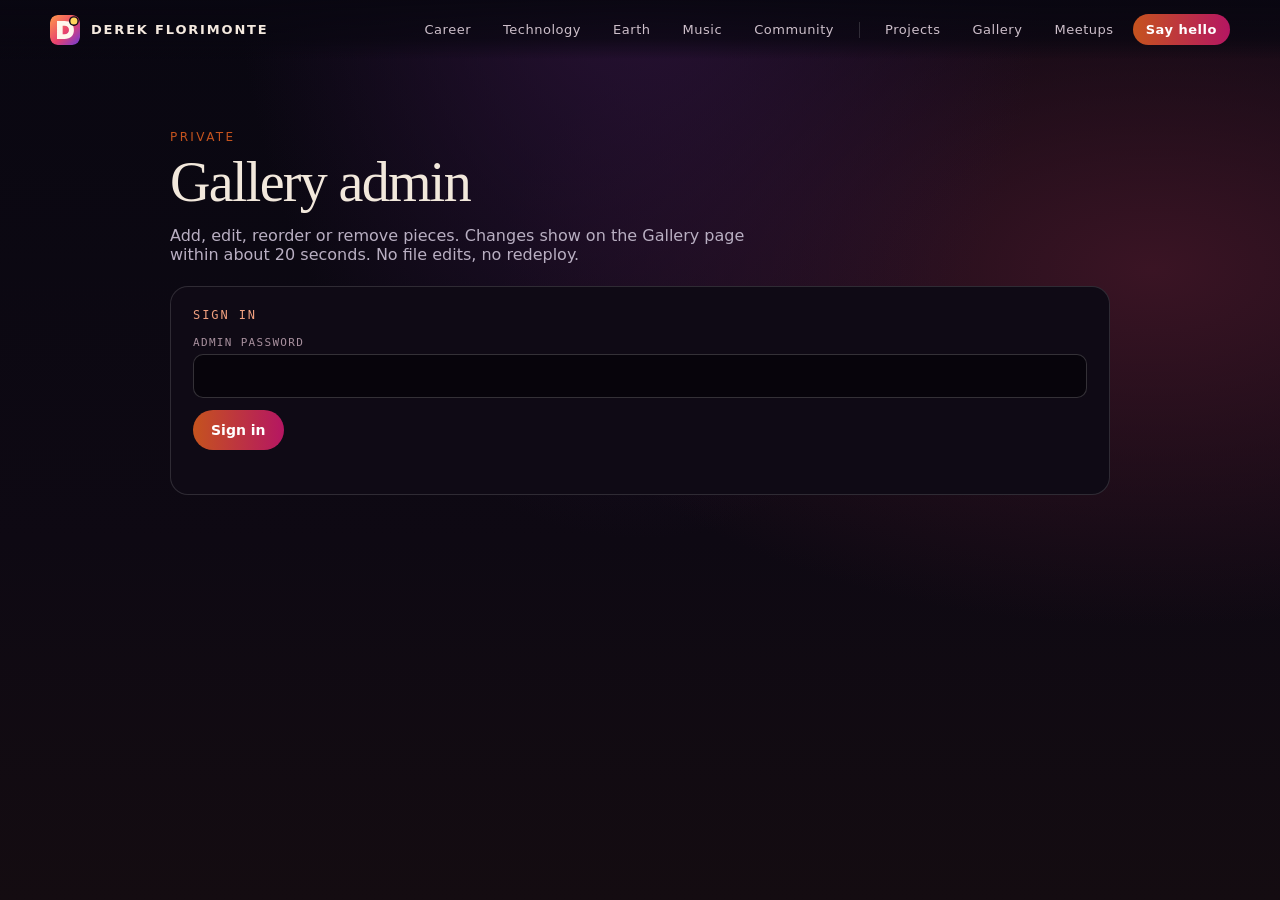
<file: public/admin.html>
<!doctype html><html lang="en"><head><meta charset="utf-8"><meta name="viewport" content="width=device-width,initial-scale=1">
<title>Gallery admin</title><meta name="robots" content="noindex,nofollow"><link rel="icon" href="assets/favicon.svg" type="image/svg+xml"><link rel="icon" href="assets/favicon-32.png" type="image/png" sizes="32x32"><link rel="shortcut icon" href="assets/favicon.ico"><link rel="apple-touch-icon" href="assets/apple-touch-icon.png"><meta name="theme-color" content="#090711">

<link rel="stylesheet" href="assets/subpage.css"><style>.ad{max-width:980px;margin:0 auto;padding:130px 20px 90px}.ad h1{font:400 clamp(34px,5vw,56px)/1 Georgia,serif;letter-spacing:-.03em;margin:10px 0 12px}.ad p.s{color:#b9afc2;max-width:620px}
.ad .box{border:1px solid #ffffff22;border-radius:18px;background:#0f0a15;padding:22px;margin:22px 0}.ad h2{font:500 12px/1 ui-monospace,Menlo,monospace;letter-spacing:.16em;text-transform:uppercase;color:var(--peach);margin:0 0 16px}
.ad input[type=text],.ad input[type=password]{width:100%;box-sizing:border-box;background:#07040b;border:1px solid #ffffff2e;border-radius:10px;color:#f2e8dc;padding:12px 13px;font:400 15px Inter,system-ui,sans-serif}.ad input:focus{outline:2px solid var(--peach);outline-offset:1px}
.ad label.f{display:block;font:500 11px/1 ui-monospace,Menlo,monospace;letter-spacing:.12em;text-transform:uppercase;color:#a8909e;margin:0 0 6px}
.ad button.b{all:unset;cursor:pointer;box-sizing:border-box;padding:12px 18px;border-radius:999px;background:linear-gradient(90deg,#c5531e,#b51662);color:#fff;font:600 14px Inter,system-ui,sans-serif}.ad button.b.g{background:#ffffff14;border:1px solid #ffffff2e;font-weight:500}.ad button.b.d{background:#ffffff0d;border:1px solid #ff6b6b66;color:#ffb3b3;font-weight:500}.ad button.b:focus-visible{outline:2px solid var(--peach);outline-offset:2px}.ad button.b[disabled]{opacity:.5;cursor:default}
.ad .row{display:grid;grid-template-columns:96px 1fr;gap:16px;padding:16px 0;border-top:1px solid #ffffff17}.ad .row:first-child{border-top:0;padding-top:0}.ad .row img{width:96px;height:96px;object-fit:cover;border-radius:12px;background:#07040b}.ad .fields{display:grid;grid-template-columns:1fr 1fr;gap:10px}.ad .fields .w{grid-column:1/-1}.ad .acts{display:flex;gap:8px;flex-wrap:wrap;margin-top:12px;align-items:center}.ad .msg{font:400 14px/1.5 Inter,system-ui,sans-serif;color:#cdbfca;min-height:22px}.ad .msg.err{color:#ffb3b3}.ad .msg.ok{color:#9be3b0}
.ad .drop{border:1px dashed #ffffff44;border-radius:14px;padding:26px;text-align:center;color:#b9afc2;cursor:pointer}.ad .drop:hover,.ad .drop:focus-visible{border-color:var(--peach);color:#fff}
@media(max-width:620px){.ad .fields{grid-template-columns:1fr}.ad .row{grid-template-columns:72px 1fr}.ad .row img{width:72px;height:72px}}</style></head><body>
<nav id="topnav" aria-label="Site"><div class="wrap navin">
<a class="mark" href="index.html" aria-label="Derek Florimonte, home"><img src="assets/favicon.svg" alt=""><span class="mark-t">Derek Florimonte</span></a>
<div class="links"><a href="index.html#career">Career</a><a href="index.html#technology">Technology</a><a href="index.html#earth">Earth</a><a href="index.html#music">Music</a><a href="index.html#community">Community</a><span class="sep" aria-hidden="true"></span><a href="projects.html">Projects</a><a href="gallery.html">Gallery</a><a href="meetups.html">Meetups</a><a class="ct-link" href="index.html#contact">Say hello</a></div></div></nav>
<main class="ad">
<div class="eyebrow">Private</div><h1>Gallery admin</h1>
<p class="s">Add, edit, reorder or remove pieces. Changes show on the Gallery page within about 20 seconds. No file edits, no redeploy.</p>
<div id="gate" class="box"><h2>Sign in</h2><label class="f" for="pw">Admin password</label><input type="password" id="pw" autocomplete="current-password"><div class="acts"><button class="b" id="go" type="button">Sign in</button></div><div class="msg" id="gm" role="status"></div></div>
<div id="app" hidden>
<div class="box"><h2>Add pieces</h2><div class="drop" id="drop" tabindex="0" role="button">Tap to choose photos (or drop them here)</div><input type="file" id="files" accept="image/*" multiple hidden>
<div id="queue"></div><div class="acts"><button class="b" id="up" type="button" hidden>Upload all</button><span class="msg" id="um" role="status"></span></div></div>
<div class="box"><h2>On the site now <span id="count"></span></h2><div id="list"></div><div id="imp" hidden><p class="s">The Gallery is still showing its built-in starter pieces. Import them here so you can edit or remove them like everything else.</p><div class="acts"><button class="b g" id="impb" type="button">Import the starter pieces</button></div></div><div class="msg" id="lm" role="status"></div></div>
<div class="acts"><a class="btn" href="gallery.html">View the Gallery</a><button class="b g" id="out" type="button">Sign out</button></div>
</div>
<datalist id="tagl"></datalist></main>
<script src="assets/data/gallery.js"></script>
<script>
(function(){var $=function(i){return document.getElementById(i)},pw='',items=[],q=[];try{pw=sessionStorage.getItem('gpw')||''}catch(e){}
function esc(s){return String(s==null?'':s).replace(/[&<>"]/g,function(c){return{'&':'&amp;','<':'&lt;','>':'&gt;','"':'&quot;'}[c]})}
function say(id,t,c){var e=$(id);e.textContent=t||'';e.className='msg'+(c?' '+c:'')}
function api(p,o){o=o||{};o.headers=Object.assign({authorization:'Bearer '+pw},o.headers||{});return fetch(p,o).then(function(r){return r.json().catch(function(){return{}}).then(function(d){if(!r.ok)throw new Error(d.error||('Error '+r.status));return d})})}
function tagsOpts(){var s={};items.forEach(function(x){(x.tags||[]).forEach(function(t){s[t]=1})});$('tagl').innerHTML=Object.keys(s).map(function(t){return'<option value="'+esc(t)+'">'}).join('')}
function draw(){tagsOpts();$('count').textContent='('+items.length+')';
$('list').innerHTML=items.length?items.map(function(x,i){return'<div class="row" data-id="'+esc(x.id)+'"><img src="'+esc(x.src)+'" alt="" loading="lazy"><div><div class="fields"><div><label class="f">Title</label><input type="text" class="t" maxlength="80" value="'+esc(x.title)+'"></div><div><label class="f">Tags (comma separated)</label><input type="text" class="g" list="tagl" value="'+esc((x.tags||[]).join(', '))+'"></div><div class="w"><label class="f">Caption</label><input type="text" class="c" maxlength="240" value="'+esc(x.caption)+'"></div></div><div class="acts"><button class="b" data-a="save" type="button">Save</button><button class="b g" data-a="rot" type="button">Rotate</button><button class="b g" data-a="up" type="button" aria-label="Move earlier"'+(i?'':' disabled')+'>&uarr;</button><button class="b g" data-a="down" type="button" aria-label="Move later"'+(i<items.length-1?'':' disabled')+'>&darr;</button><button class="b d" data-a="del" type="button">Delete</button></div></div></div>'}).join(''):'<p class="s">Nothing uploaded yet.</p>';
$('imp').hidden=!(items.length===0&&(window.GALLERY||[]).length)}
$('list').addEventListener('click',function(e){var b=e.target.closest('button');if(!b)return;var row=b.closest('.row'),id=row.getAttribute('data-id'),a=b.getAttribute('data-a');
if(a==='del'){if(!confirm('Delete this piece from the site?'))return;say('lm','Deleting...');api('/api/gallery/'+id,{method:'DELETE'}).then(function(d){items=d.items;draw();say('lm','Deleted.','ok')}).catch(function(x){say('lm',x.message,'err')});return}
if(a==='rot'){say('lm','Rotating...');b.disabled=true;var it=items.filter(function(z){return z.id===id})[0];fetch(it.src).then(function(r){return r.blob()}).then(function(bl){return shrink(bl,90)}).then(function(nb){var fd=new FormData();fd.append('file',nb,'photo.webp');return api('/api/gallery/'+id,{method:'PUT',body:fd})}).then(function(d){items=d.items;draw();say('lm','Rotated.','ok')}).catch(function(x){b.disabled=false;say('lm',x.message,'err')});return}
var body=a==='save'?{title:row.querySelector('.t').value,caption:row.querySelector('.c').value,tags:row.querySelector('.g').value}:{move:a};
say('lm','Saving...');api('/api/gallery/'+id,{method:'PATCH',headers:{'content-type':'application/json'},body:JSON.stringify(body)}).then(function(d){items=d.items;draw();say('lm','Saved.','ok')}).catch(function(x){say('lm',x.message,'err')})});
$('impb').onclick=function(){say('lm','Importing...');api('/api/gallery',{method:'POST',headers:{'content-type':'application/json'},body:JSON.stringify({import:window.GALLERY})}).then(function(d){items=d.items;draw();say('lm','Imported '+d.imported+' pieces.','ok')}).catch(function(x){say('lm',x.message,'err')})};
function load(){return fetch('/api/gallery',{cache:'no-store'}).then(function(r){return r.json()}).then(function(d){items=Array.isArray(d)?d:[];draw()})}
function enter(){$('gate').hidden=true;$('app').hidden=false;load()}
function signin(){say('gm','Checking...');pw=$('pw').value||pw;fetch('/api/gallery',{method:'POST',headers:{authorization:'Bearer '+pw,'content-type':'application/json'},body:JSON.stringify({import:[]})}).then(function(r){return r.json().then(function(d){if(!r.ok)throw new Error(d.error||'Could not sign in');try{sessionStorage.setItem('gpw',pw)}catch(e){}enter()})}).catch(function(x){say('gm',x.message,'err')})}
$('go').onclick=signin;$('pw').addEventListener('keydown',function(e){if(e.key==='Enter')signin()});
$('out').onclick=function(){try{sessionStorage.removeItem('gpw')}catch(e){}pw='';location.reload()};
if(pw){$('pw').value=pw;signin()}
// ---- upload queue with in-browser resizing ----
$('drop').onclick=function(){$('files').click()};$('drop').addEventListener('keydown',function(e){if(e.key==='Enter'||e.key===' '){e.preventDefault();$('files').click()}});
['dragover','drop'].forEach(function(n){$('drop').addEventListener(n,function(e){e.preventDefault();if(n==='drop')add(e.dataTransfer.files)})});
$('files').onchange=function(){add(this.files);this.value=''};
function nm(f){return f.name.replace(/\.[^.]+$/,'').replace(/[-_]+/g,' ').replace(/^(img|dsc|image)\s*\d+$/i,'').trim()}
function add(fl){[].slice.call(fl).forEach(function(f){if(!/^image\//.test(f.type))return;q.push({file:f,url:URL.createObjectURL(f)})});drawQ()}
function drawQ(){$('queue').innerHTML=q.map(function(x,i){return'<div class="row" data-i="'+i+'"><img src="'+x.url+'" alt="" style="transform:rotate('+(x.rot||0)+'deg)"><div><div class="fields"><div><label class="f">Title</label><input type="text" class="t" maxlength="80" value="'+esc(x.title!=null?x.title:nm(x.file))+'"></div><div><label class="f">Tags</label><input type="text" class="g" list="tagl" value="'+esc(x.tags||'')+'" placeholder="Woodworking, Art"></div><div class="w"><label class="f">Caption (optional)</label><input type="text" class="c" maxlength="240" value="'+esc(x.caption||'')+'"></div></div><div class="acts"><button class="b g" data-a="rot" type="button">Rotate</button><button class="b g" data-a="rm" type="button">Remove</button></div></div></div>'}).join('');$('up').hidden=!q.length}
$('queue').addEventListener('input',function(e){var r=e.target.closest('.row');if(!r)return;var x=q[+r.getAttribute('data-i')];x.title=r.querySelector('.t').value;x.tags=r.querySelector('.g').value;x.caption=r.querySelector('.c').value});
$('queue').addEventListener('click',function(e){var b=e.target.closest('button');if(!b)return;var i=+b.closest('.row').getAttribute('data-i');if(b.getAttribute('data-a')==='rot'){q[i].rot=((q[i].rot||0)+90)%360;drawQ()}else if(b.getAttribute('data-a')==='rm'){q.splice(i,1);drawQ()}});
function readImg(f){return new Promise(function(ok,no){var u=URL.createObjectURL(f),im=new Image();im.onload=function(){URL.revokeObjectURL(u);ok(im)};im.onerror=function(){URL.revokeObjectURL(u);no(new Error('Could not read that image'))};im.src=u})}
function shrink(f,rot){rot=((rot||0)%360+360)%360;if(f.type==='image/gif'&&!rot)return Promise.resolve(f);return readImg(f).then(function(im){var w=im.naturalWidth,h=im.naturalHeight,s=Math.min(1,1600/Math.max(w,h)),dw=Math.round(w*s),dh=Math.round(h*s),c=document.createElement('canvas'),sw=rot===90||rot===270;c.width=sw?dh:dw;c.height=sw?dw:dh;var x=c.getContext('2d');x.translate(c.width/2,c.height/2);x.rotate(rot*Math.PI/180);x.drawImage(im,-dw/2,-dh/2,dw,dh);return new Promise(function(ok){c.toBlob(function(b){ok(b&&(rot||b.size<f.size)?b:f)},'image/webp',.86)})}).catch(function(){return f})}
$('up').onclick=function(){if(!q.length)return;$('up').disabled=true;var total=q.length,n=0;
(function next(){if(!q.length){$('up').disabled=false;say('um','Uploaded '+n+' of '+total+'.','ok');return load()}
var x=q[0];say('um','Uploading '+(n+1)+' of '+total+'...');shrink(x.file,x.rot).then(function(b){var fd=new FormData();fd.append('file',b,'photo.'+(b.type==='image/webp'?'webp':b.type==='image/png'?'png':b.type==='image/gif'?'gif':'jpg'));fd.append('title',x.title!=null?x.title:nm(x.file));fd.append('tags',x.tags||'');fd.append('caption',x.caption||'');return api('/api/gallery',{method:'POST',body:fd})}).then(function(d){items=[d.item].concat(items);n++;q.shift();drawQ();draw();next()}).catch(function(err){$('up').disabled=false;say('um',err.message+' ('+n+' of '+total+' uploaded.)','err')})})()};
})();
</script></body></html>
</file>
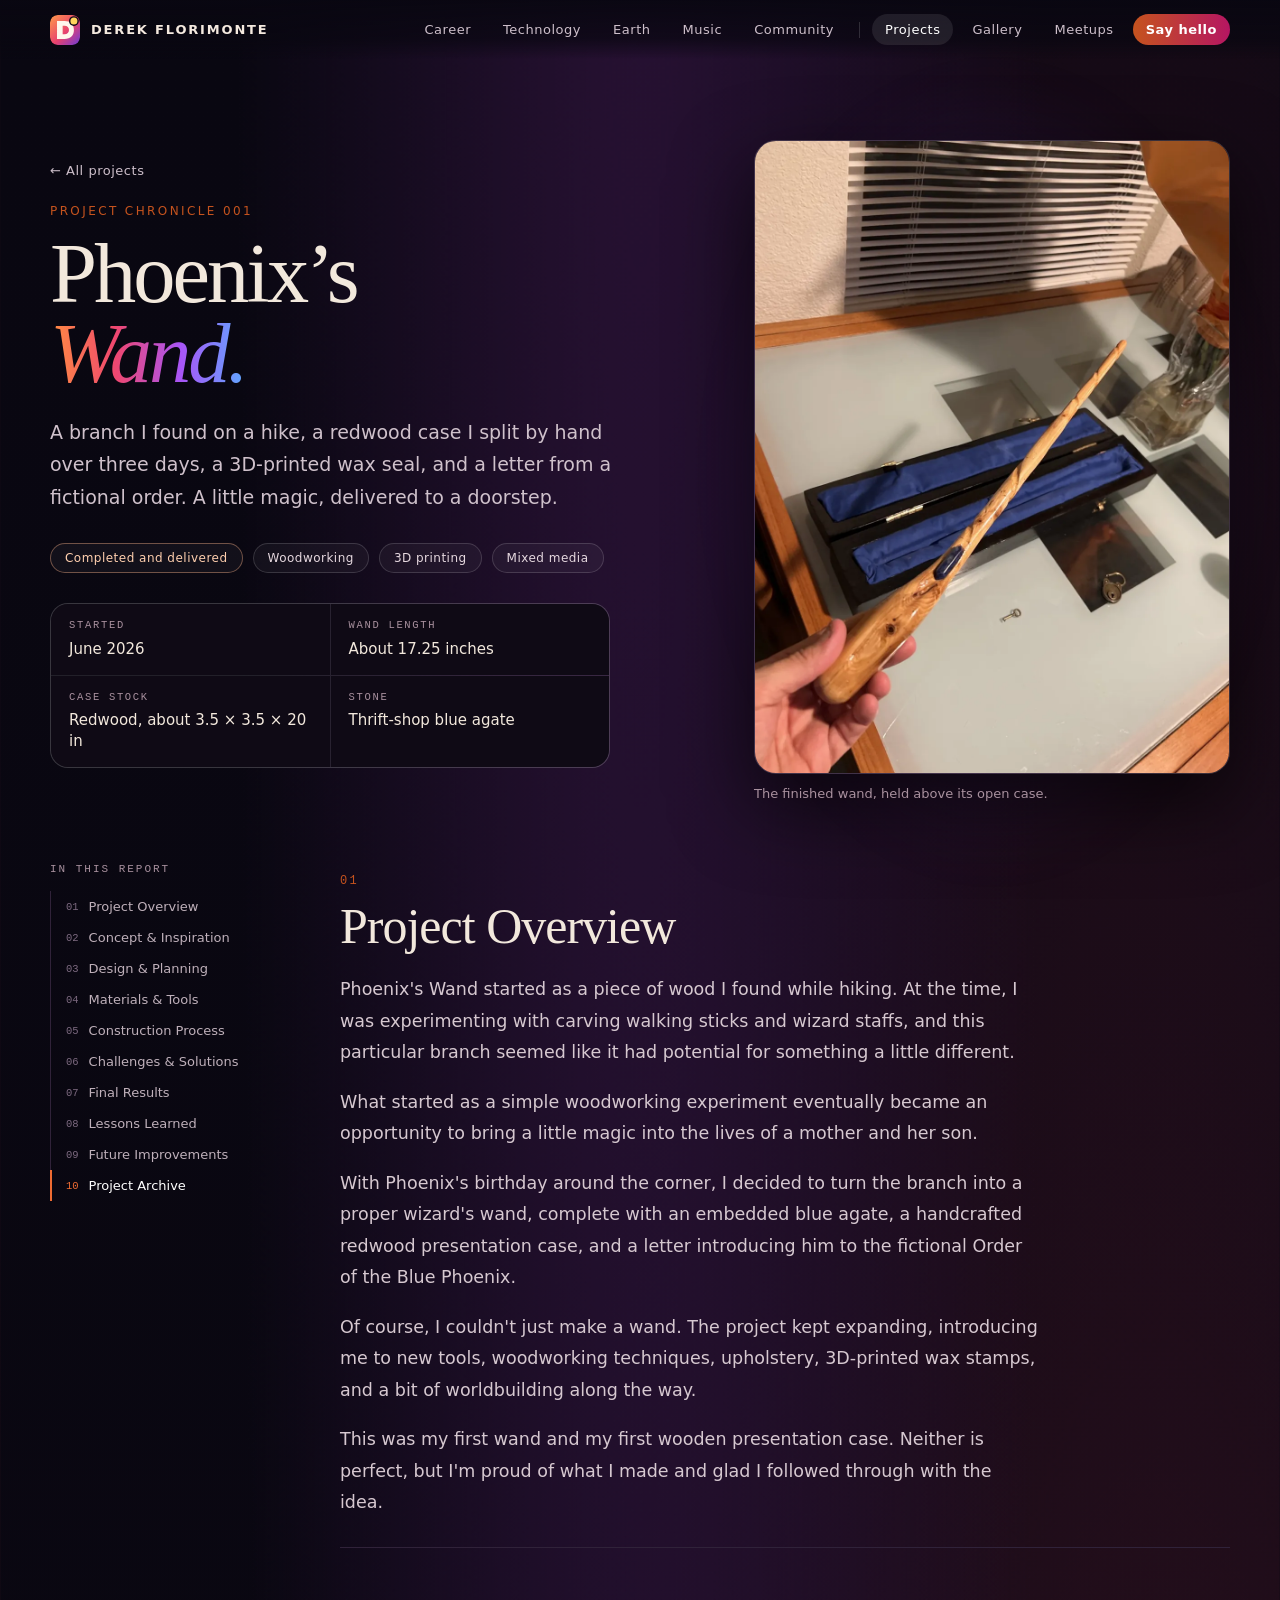
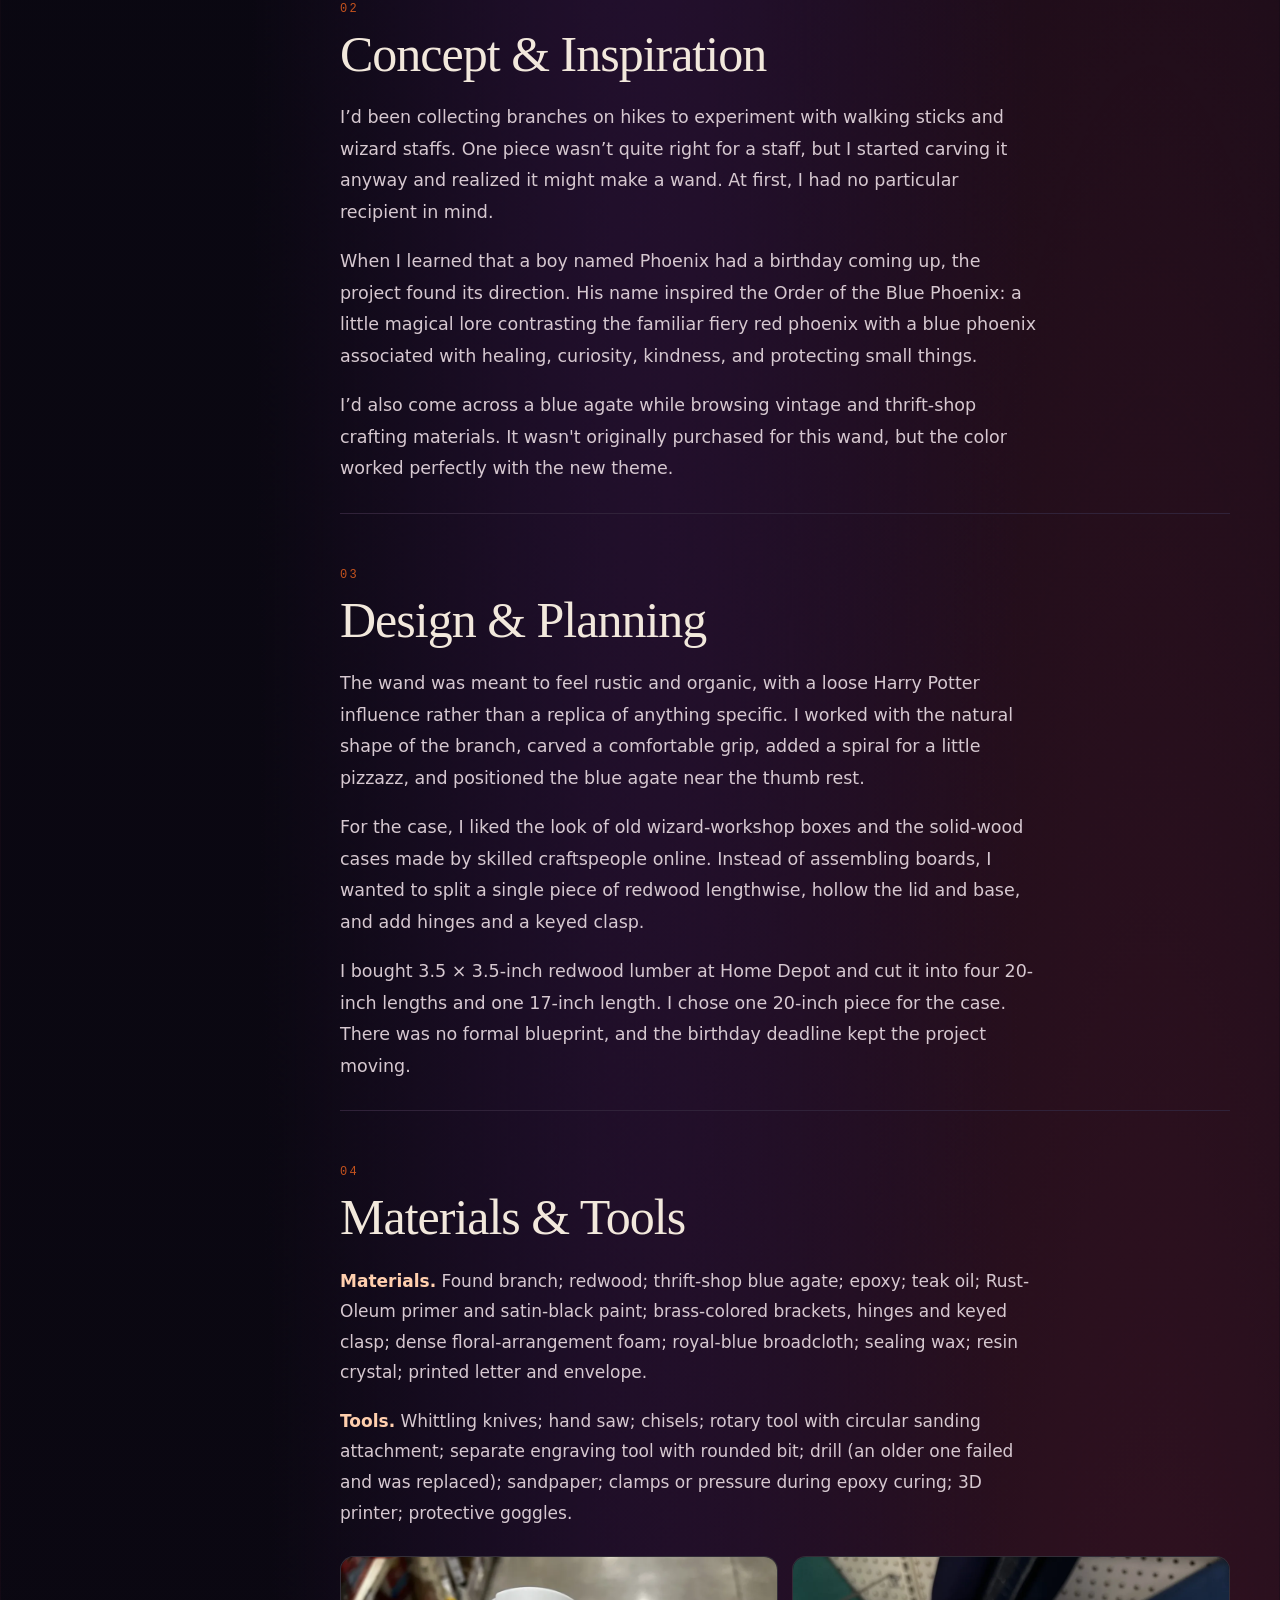
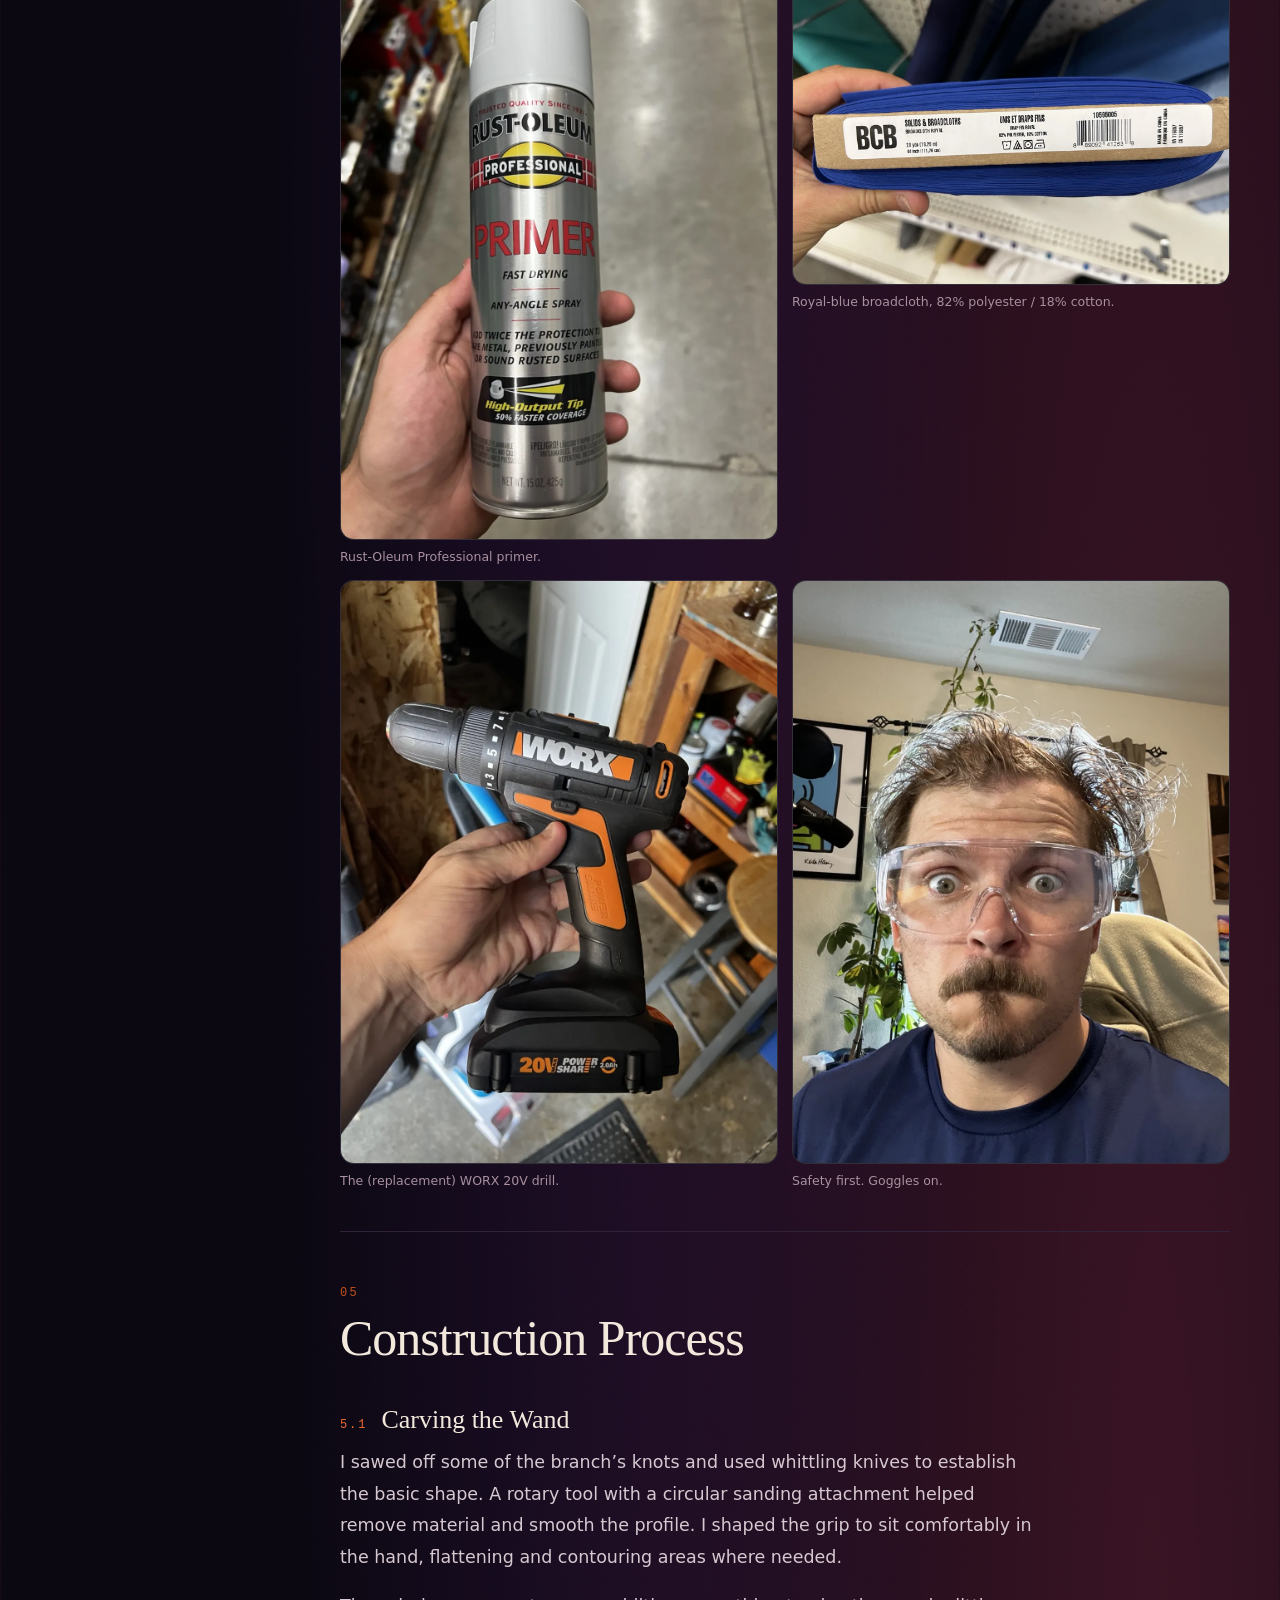
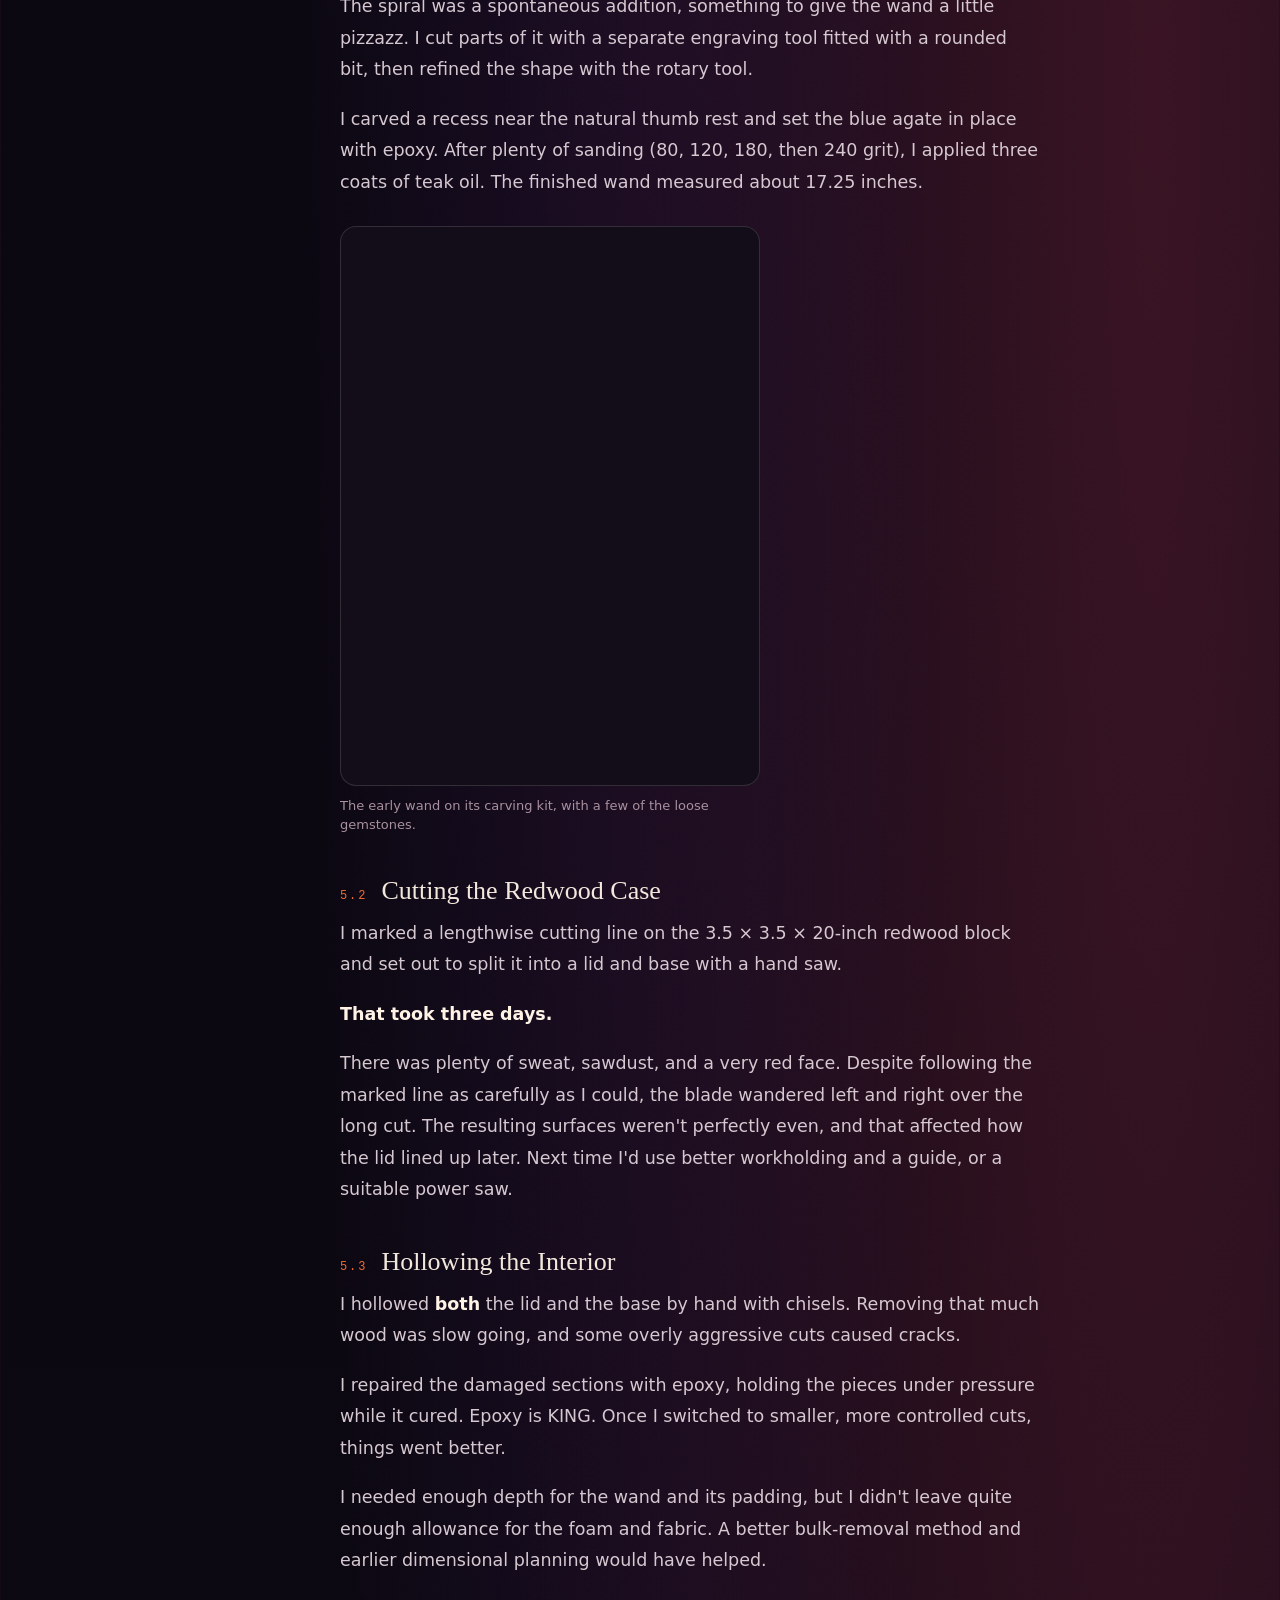
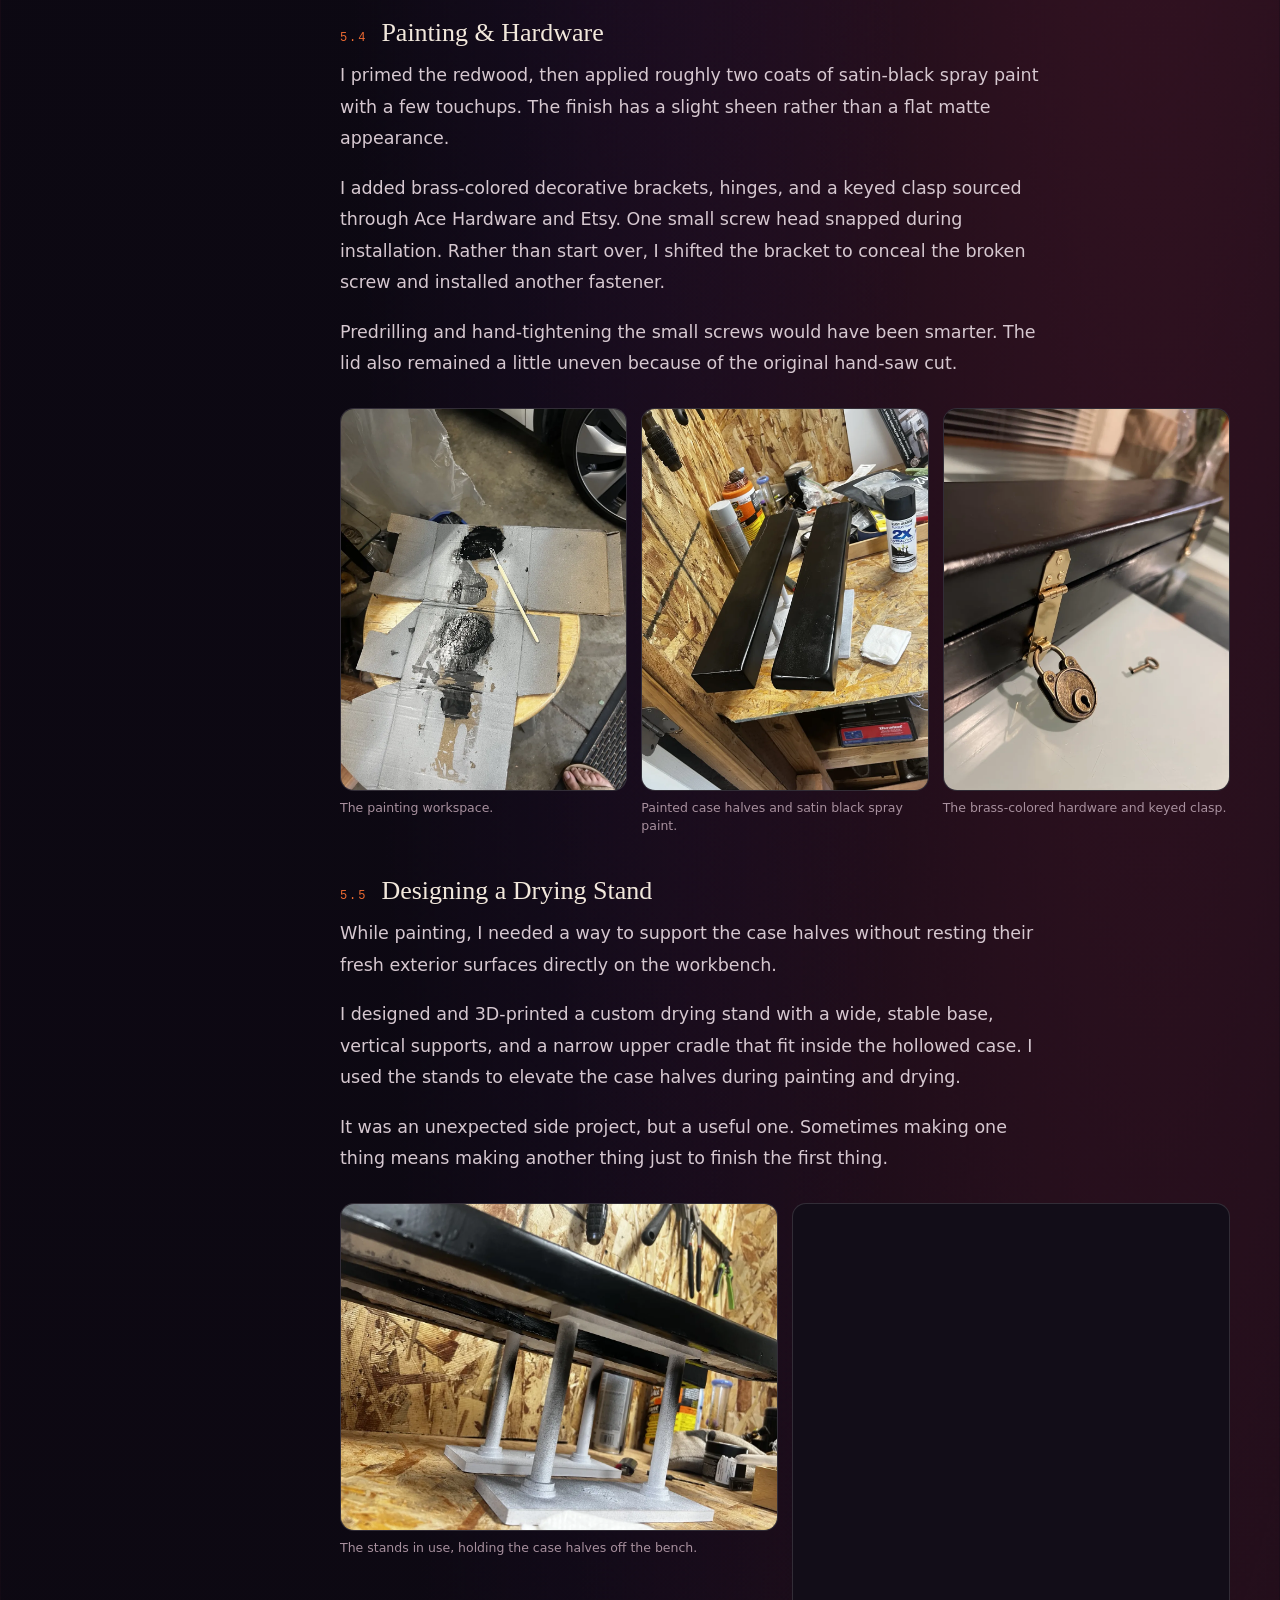
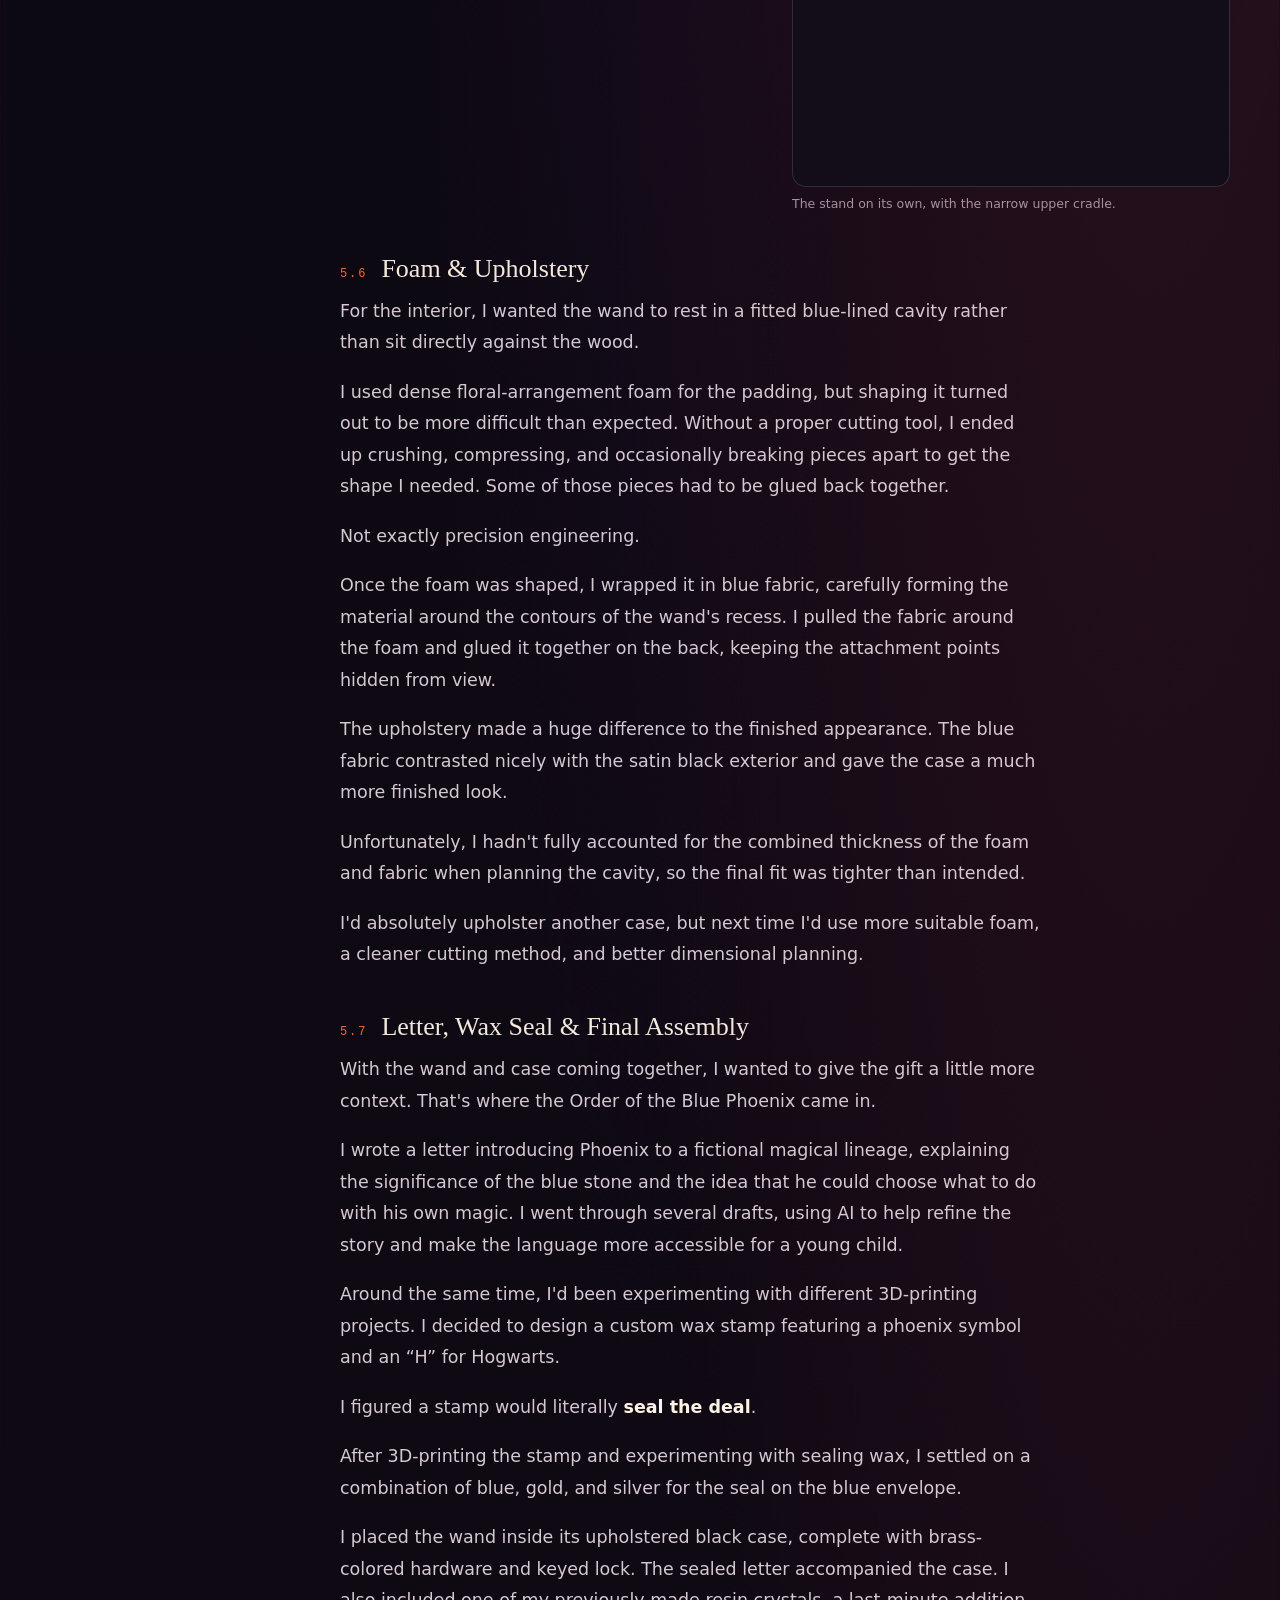
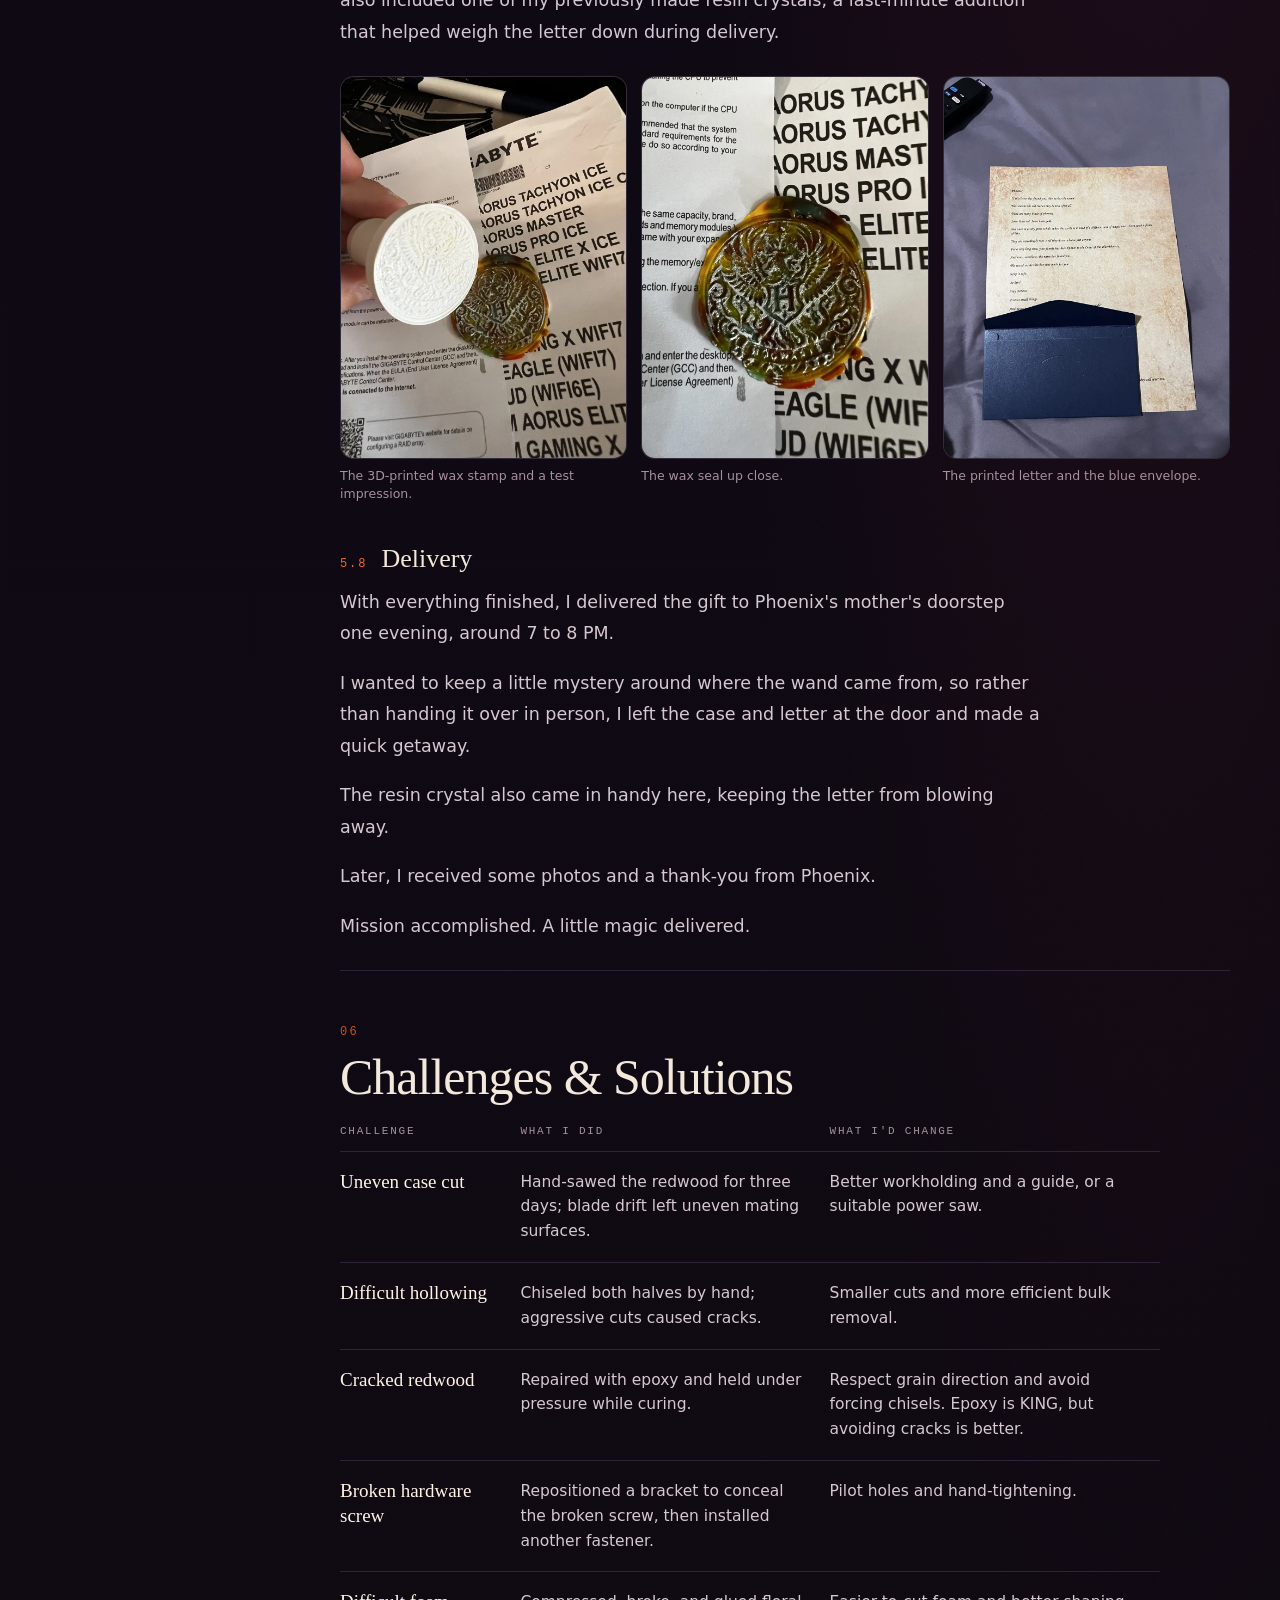
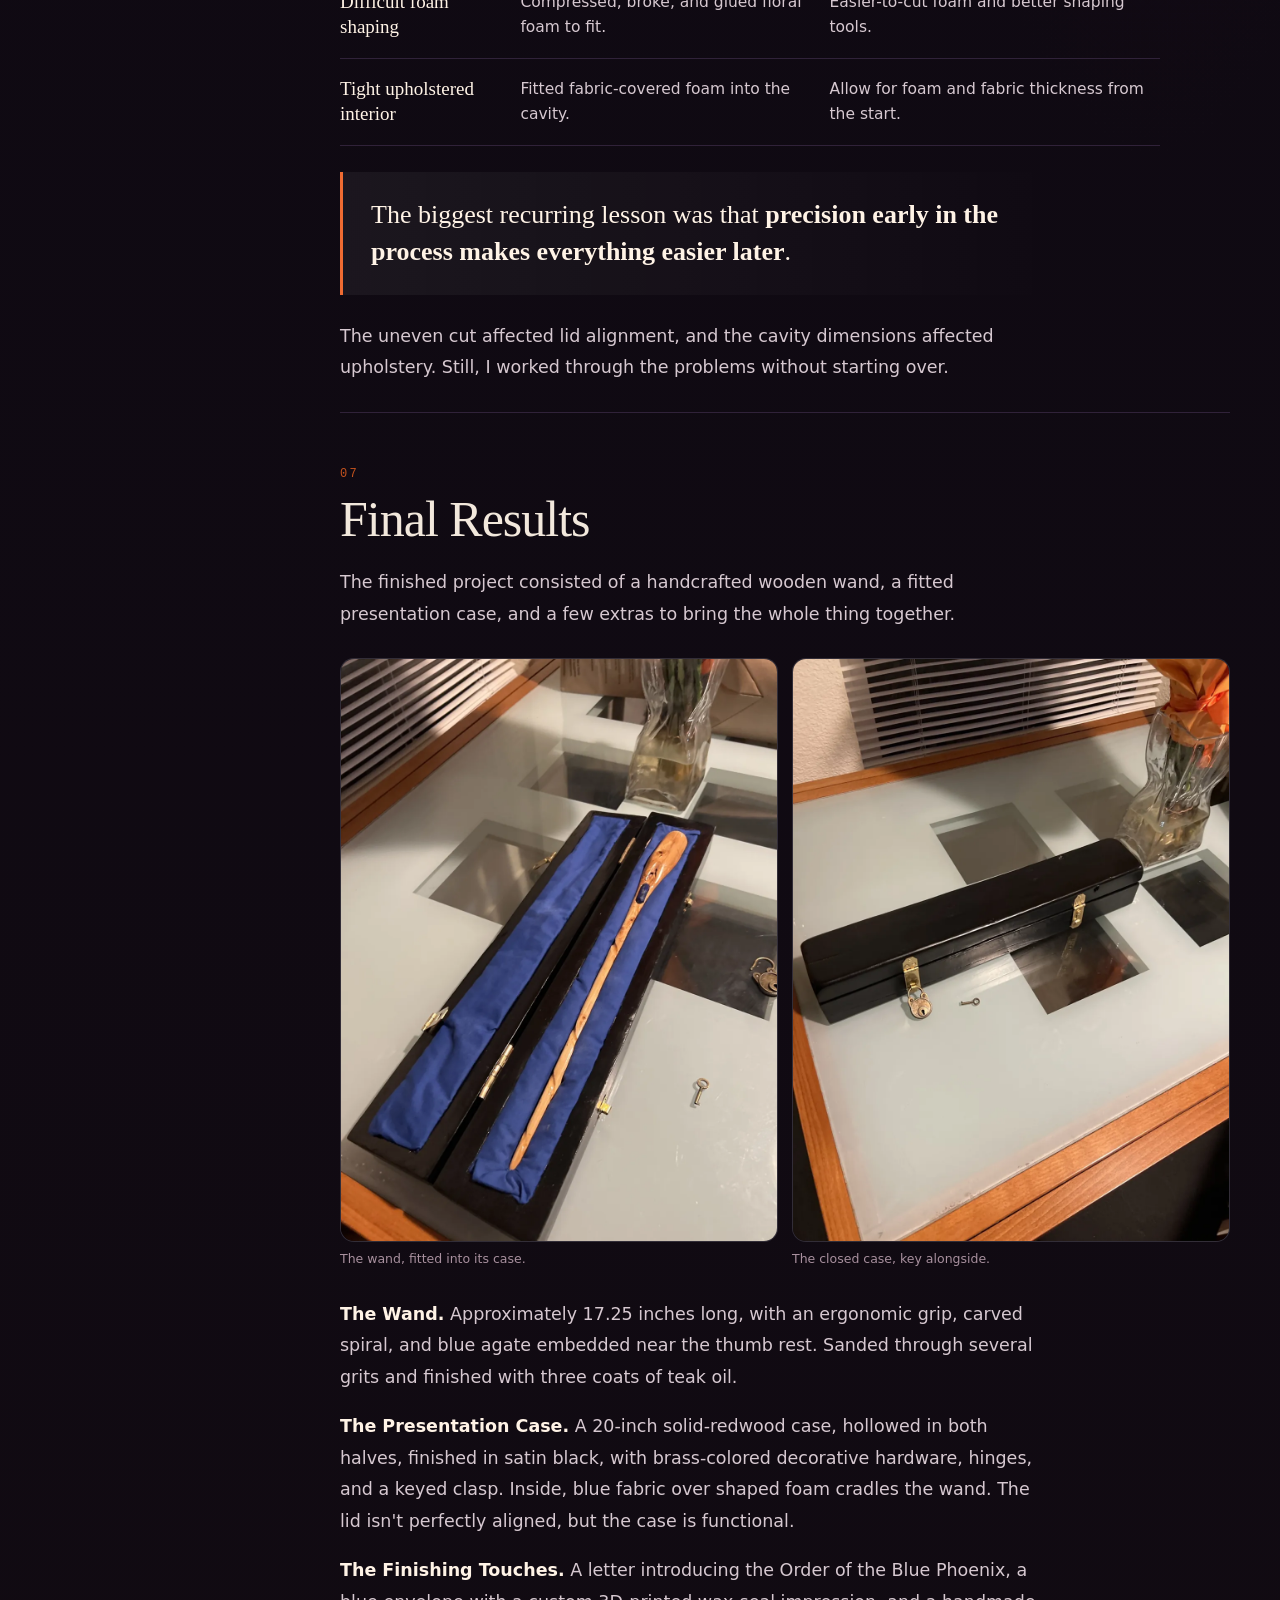
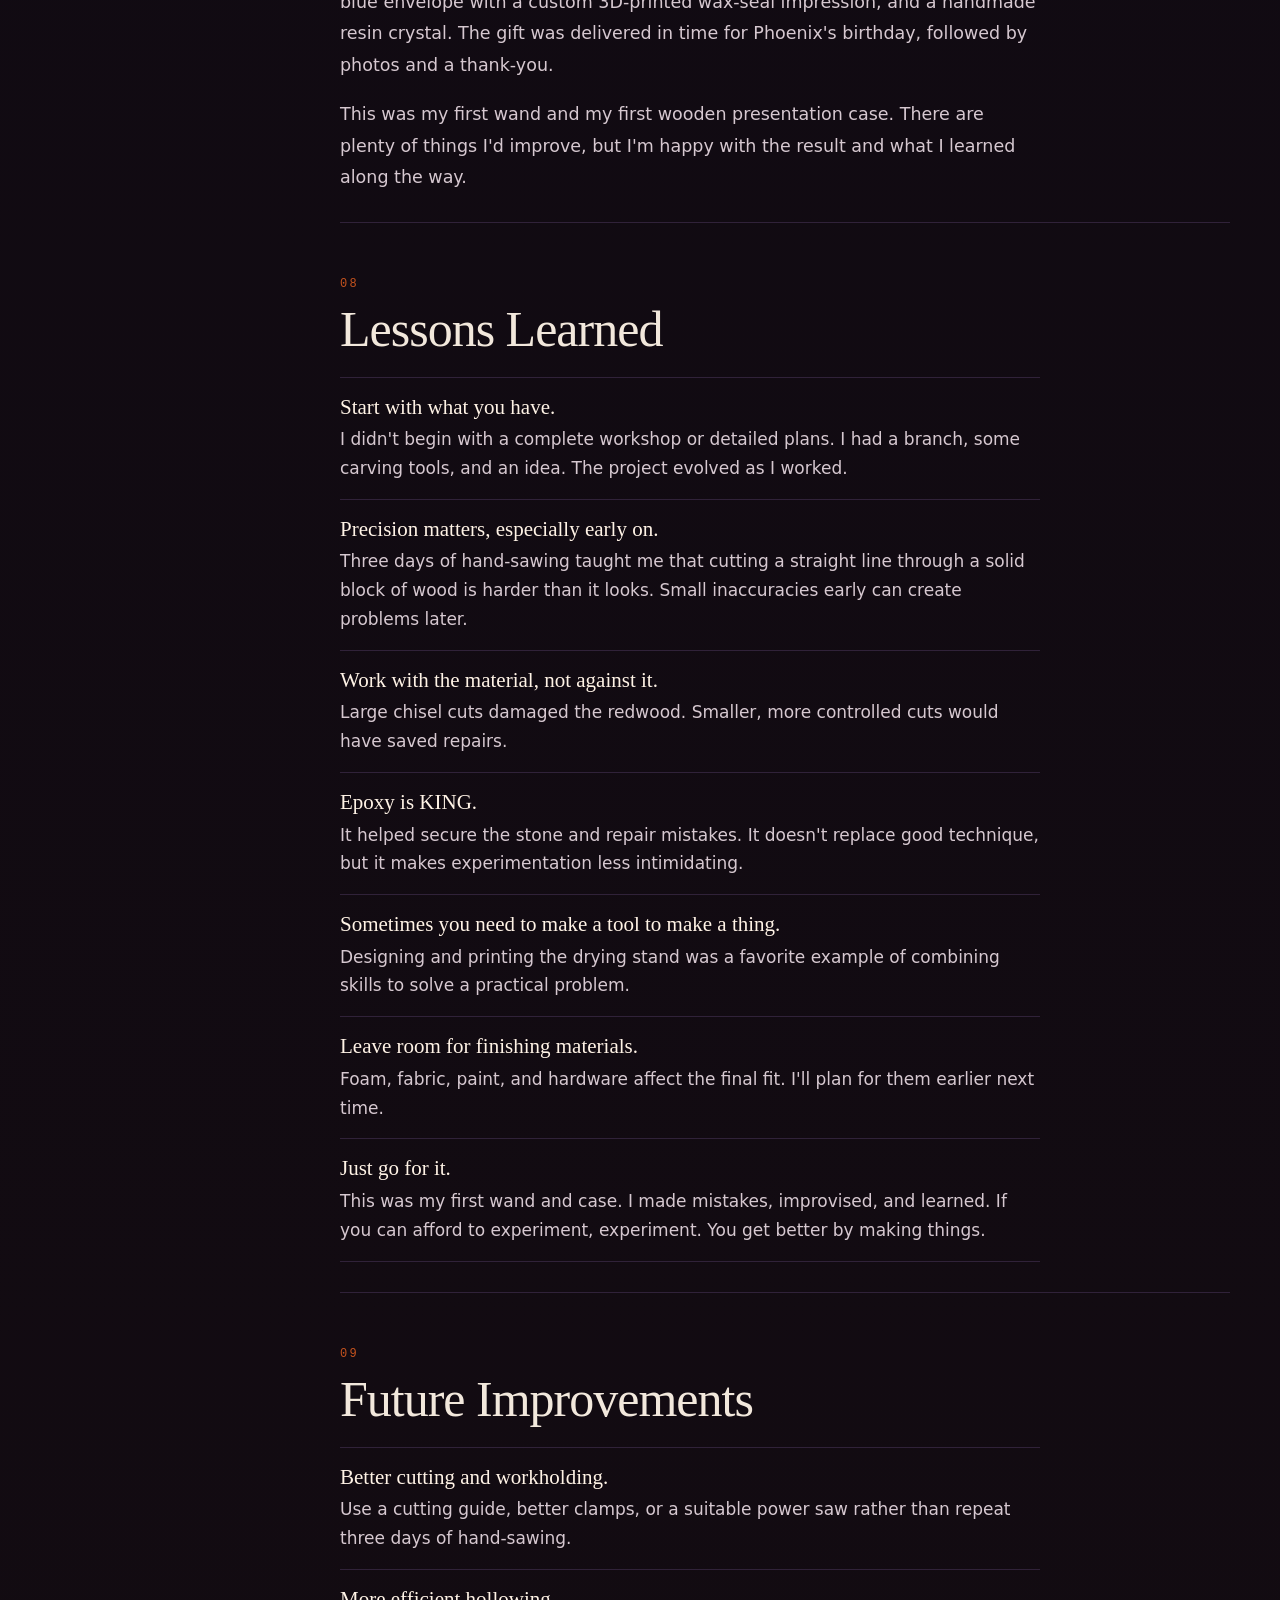
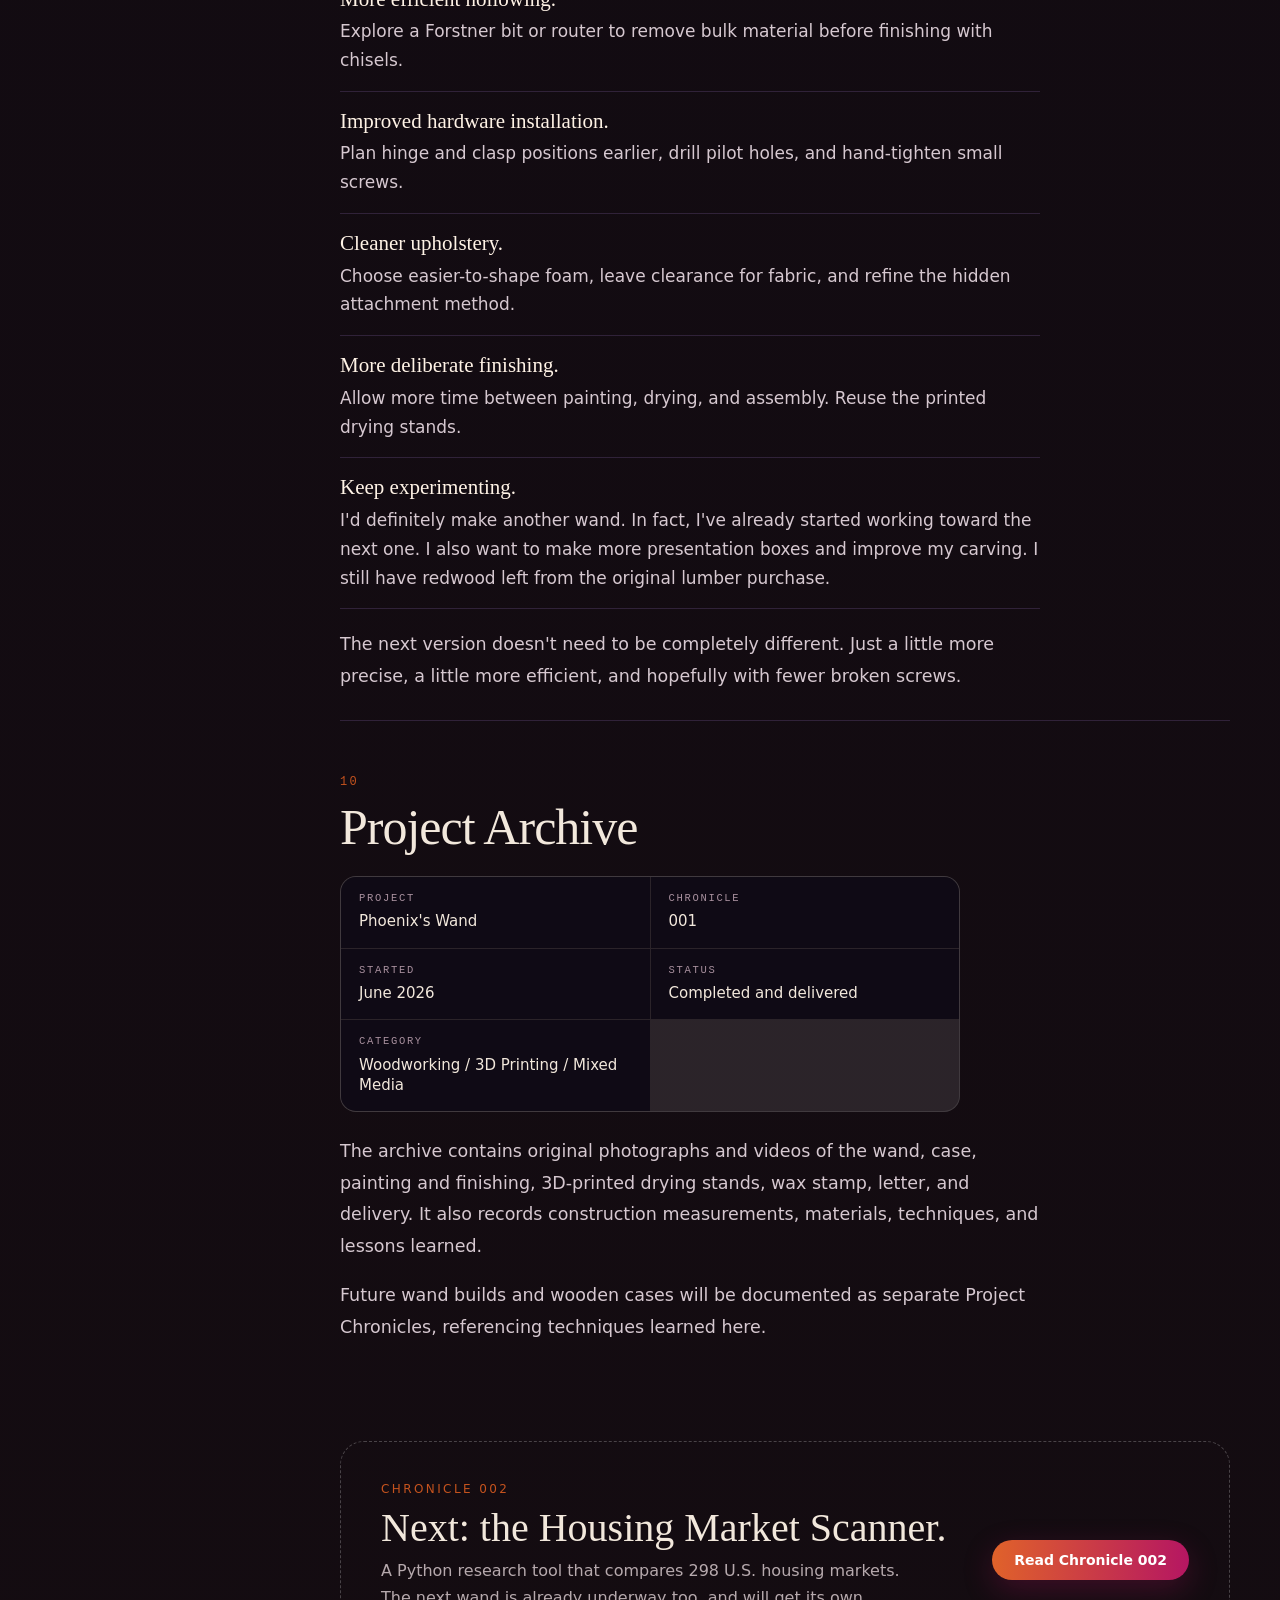
<file: public/chronicle-001-phoenix-wand.html>
<!doctype html><html lang="en"><head><meta charset="utf-8"><meta name="viewport" content="width=device-width,initial-scale=1">
<title>Phoenix's Wand | Project Chronicle 001 | Derek Florimonte</title><link rel="icon" href="assets/favicon.svg" type="image/svg+xml"><link rel="icon" href="assets/favicon-32.png" type="image/png" sizes="32x32"><link rel="shortcut icon" href="assets/favicon.ico"><link rel="apple-touch-icon" href="assets/apple-touch-icon.png"><meta name="theme-color" content="#090711">
<meta name="description" content="A found branch, a redwood case cut by hand, a 3D-printed wax seal and a letter from the Order of the Blue Phoenix. The full build report for Phoenix's Wand."><meta property="og:type" content="article"><meta property="og:site_name" content="Derek Florimonte"><meta property="og:title" content="Phoenix's Wand | Project Chronicle 001"><meta property="og:description" content="A found branch, a redwood case cut by hand, a 3D-printed wax seal and a letter from the Order of the Blue Phoenix."><meta property="og:url" content="https://senseofsalience.com/chronicle-001-phoenix-wand.html"><meta property="og:image" content="https://senseofsalience.com/assets/chronicle-001/img-6826.webp"><meta name="twitter:card" content="summary_large_image"><meta name="twitter:image" content="https://senseofsalience.com/assets/chronicle-001/img-6826.webp">
<link rel="stylesheet" href="assets/subpage.css"><link rel="stylesheet" href="assets/chronicle.css"></head><body>
<nav id="topnav" aria-label="Site"><div class="wrap navin">
<a class="mark" href="index.html" aria-label="Derek Florimonte, home"><img src="assets/favicon.svg" alt=""><span class="mark-t">Derek Florimonte</span></a>
<div class="links"><a href="index.html#career">Career</a><a href="index.html#technology">Technology</a><a href="index.html#earth">Earth</a><a href="index.html#music">Music</a><a href="index.html#community">Community</a><span class="sep" aria-hidden="true"></span><a href="projects.html" class="on" aria-current="page">Projects</a><a href="gallery.html">Gallery</a><a href="meetups.html">Meetups</a><a class="ct-link" href="index.html#contact">Say hello</a></div></div></nav>
<main>
<header class="wrap ch-hero"><div><a class="ch-back" href="projects.html">&larr; All projects</a><div class="eyebrow">Project Chronicle 001</div><h1>Phoenix&rsquo;s<br><span class="grad">Wand.</span></h1>
<p class="lede">A branch I found on a hike, a redwood case I split by hand over three days, a 3D-printed wax seal, and a letter from a fictional order. A little magic, delivered to a doorstep.</p>
<div class="ch-badges"><span class="ch-badge ok">Completed and delivered</span><span class="ch-badge">Woodworking</span><span class="ch-badge">3D printing</span><span class="ch-badge">Mixed media</span></div>
<dl class="ch-facts"><div><dt>Started</dt><dd>June 2026</dd></div><div><dt>Wand length</dt><dd>About 17.25 inches</dd></div><div><dt>Case stock</dt><dd>Redwood, about 3.5 &times; 3.5 &times; 20 in</dd></div><div><dt>Stone</dt><dd>Thrift-shop blue agate</dd></div></dl></div>
<figure><img src="assets/chronicle-001/img-6826.webp" width="1050" height="1400" decoding="async" fetchpriority="high" alt="The finished wand held above the open presentation case, the blue agate visible near the thumb rest" data-cap="The finished wand held above its open case."><figcaption>The finished wand, held above its open case.</figcaption></figure></header>
<div class="wrap ch-body"><aside class="ch-toc" aria-label="Sections"><h2>In this report</h2><ol><li><a href="#s01"><b>01</b>Project Overview</a></li><li><a href="#s02"><b>02</b>Concept &amp; Inspiration</a></li><li><a href="#s03"><b>03</b>Design &amp; Planning</a></li><li><a href="#s04"><b>04</b>Materials &amp; Tools</a></li><li><a href="#s05"><b>05</b>Construction Process</a></li><li><a href="#s06"><b>06</b>Challenges &amp; Solutions</a></li><li><a href="#s07"><b>07</b>Final Results</a></li><li><a href="#s08"><b>08</b>Lessons Learned</a></li><li><a href="#s09"><b>09</b>Future Improvements</a></li><li><a href="#s10"><b>10</b>Project Archive</a></li></ol></aside><article><section class="ch-sec" id="s01"><div class="no">01</div><h2>Project Overview</h2>
<p>Phoenix's Wand started as a piece of wood I found while hiking. At the time, I was experimenting with carving walking sticks and wizard staffs, and this particular branch seemed like it had potential for something a little different.</p>
<p>What started as a simple woodworking experiment eventually became an opportunity to bring a little magic into the lives of a mother and her son.</p>
<p>With Phoenix's birthday around the corner, I decided to turn the branch into a proper wizard's wand, complete with an embedded blue agate, a handcrafted redwood presentation case, and a letter introducing him to the fictional Order of the Blue Phoenix.</p>
<p>Of course, I couldn't just make a wand. The project kept expanding, introducing me to new tools, woodworking techniques, upholstery, 3D-printed wax stamps, and a bit of worldbuilding along the way.</p>
<p>This was my first wand and my first wooden presentation case. Neither is perfect, but I'm proud of what I made and glad I followed through with the idea.</p></section><section class="ch-sec" id="s02"><div class="no">02</div><h2>Concept &amp; Inspiration</h2>
<p>I’d been collecting branches on hikes to experiment with walking sticks and wizard staffs. One piece wasn’t quite right for a staff, but I started carving it anyway and realized it might make a wand. At first, I had no particular recipient in mind.</p>
<p>When I learned that a boy named Phoenix had a birthday coming up, the project found its direction. His name inspired the Order of the Blue Phoenix: a little magical lore contrasting the familiar fiery red phoenix with a blue phoenix associated with healing, curiosity, kindness, and protecting small things.</p>
<p>I’d also come across a blue agate while browsing vintage and thrift-shop crafting materials. It wasn't originally purchased for this wand, but the color worked perfectly with the new theme.</p></section><section class="ch-sec" id="s03"><div class="no">03</div><h2>Design &amp; Planning</h2>
<p>The wand was meant to feel rustic and organic, with a loose Harry Potter influence rather than a replica of anything specific. I worked with the natural shape of the branch, carved a comfortable grip, added a spiral for a little pizzazz, and positioned the blue agate near the thumb rest.</p>
<p>For the case, I liked the look of old wizard-workshop boxes and the solid-wood cases made by skilled craftspeople online. Instead of assembling boards, I wanted to split a single piece of redwood lengthwise, hollow the lid and base, and add hinges and a keyed clasp.</p>
<p>I bought 3.5 × 3.5-inch redwood lumber at Home Depot and cut it into four 20-inch lengths and one 17-inch length. I chose one 20-inch piece for the case. There was no formal blueprint, and the birthday deadline kept the project moving.</p></section><section class="ch-sec" id="s04"><div class="no">04</div><h2>Materials &amp; Tools</h2>
<p class="mat"><b>Materials.</b> Found branch; redwood; thrift-shop blue agate; epoxy; teak oil; Rust-Oleum primer and satin-black paint; brass-colored brackets, hinges and keyed clasp; dense floral-arrangement foam; royal-blue broadcloth; sealing wax; resin crystal; printed letter and envelope.</p>
<p class="mat"><b>Tools.</b> Whittling knives; hand saw; chisels; rotary tool with circular sanding attachment; separate engraving tool with rounded bit; drill (an older one failed and was replaced); sandpaper; clamps or pressure during epoxy curing; 3D printer; protective goggles.</p>
<div class="ch-grid c2"><figure><img class="" src="assets/chronicle-001/img-6663.webp" loading="lazy" decoding="async" alt="A can of Rust-Oleum Professional fast-drying spray primer held in a hand" data-cap="Rust-Oleum Professional primer."><figcaption>Rust-Oleum Professional primer.</figcaption></figure><figure><img class="wide" src="assets/chronicle-001/img-6660.webp" loading="lazy" decoding="async" alt="A royal-blue broadcloth bolt labeled 82% polyester, 18% cotton" data-cap="Royal-blue broadcloth, 82% polyester / 18% cotton."><figcaption>Royal-blue broadcloth, 82% polyester / 18% cotton.</figcaption></figure><figure><img class="" src="assets/chronicle-001/img-6375.webp" loading="lazy" decoding="async" alt="A WORX 20V cordless drill held up in a workshop" data-cap="The (replacement) WORX 20V drill."><figcaption>The (replacement) WORX 20V drill.</figcaption></figure><figure><img class="" src="assets/chronicle-001/img-6649.webp" loading="lazy" decoding="async" alt="A selfie wearing clear safety goggles with a startled expression" data-cap="Safety first. Goggles on."><figcaption>Safety first. Goggles on.</figcaption></figure></div></section><section class="ch-sec" id="s05"><div class="no">05</div><h2>Construction Process</h2>
<h3><span>5.1</span>Carving the Wand</h3>
<p>I sawed off some of the branch’s knots and used whittling knives to establish the basic shape. A rotary tool with a circular sanding attachment helped remove material and smooth the profile. I shaped the grip to sit comfortably in the hand, flattening and contouring areas where needed.</p>
<p>The spiral was a spontaneous addition, something to give the wand a little pizzazz. I cut parts of it with a separate engraving tool fitted with a rounded bit, then refined the shape with the rotary tool.</p>
<p>I carved a recess near the natural thumb rest and set the blue agate in place with epoxy. After plenty of sanding (80, 120, 180, then 240 grit), I applied three coats of teak oil. The finished wand measured about 17.25 inches.</p>
<figure class="ch-fig narrow"><img src="assets/chronicle-001/img-6285.webp" width="1050" height="1400" loading="lazy" decoding="async" alt="The early carved wand resting on a wood carving kit box, with loose gemstones beside it" data-cap="The early wand on its carving kit, with a few of the loose gemstones."><figcaption>The early wand on its carving kit, with a few of the loose gemstones.</figcaption></figure>
<h3><span>5.2</span>Cutting the Redwood Case</h3>
<p>I marked a lengthwise cutting line on the 3.5 × 3.5 × 20-inch redwood block and set out to split it into a lid and base with a hand saw.</p>
<p><strong>That took three days.</strong></p>
<p>There was plenty of sweat, sawdust, and a very red face. Despite following the marked line as carefully as I could, the blade wandered left and right over the long cut. The resulting surfaces weren't perfectly even, and that affected how the lid lined up later. Next time I'd use better workholding and a guide, or a suitable power saw.</p>
<h3><span>5.3</span>Hollowing the Interior</h3>
<p>I hollowed <strong>both</strong> the lid and the base by hand with chisels. Removing that much wood was slow going, and some overly aggressive cuts caused cracks.</p>
<p>I repaired the damaged sections with epoxy, holding the pieces under pressure while it cured. Epoxy is KING. Once I switched to smaller, more controlled cuts, things went better.</p>
<p>I needed enough depth for the wand and its padding, but I didn't leave quite enough allowance for the foam and fabric. A better bulk-removal method and earlier dimensional planning would have helped.</p>
<h3><span>5.4</span>Painting &amp; Hardware</h3>
<p>I primed the redwood, then applied roughly two coats of satin-black spray paint with a few touchups. The finish has a slight sheen rather than a flat matte appearance.</p>
<p>I added brass-colored decorative brackets, hinges, and a keyed clasp sourced through Ace Hardware and Etsy. One small screw head snapped during installation. Rather than start over, I shifted the bracket to conceal the broken screw and installed another fastener.</p>
<p>Predrilling and hand-tightening the small screws would have been smarter. The lid also remained a little uneven because of the original hand-saw cut.</p>
<div class="ch-grid c3"><figure><img class="" src="assets/chronicle-001/img-6767.webp" loading="lazy" decoding="async" alt="A painting workspace with paint marks on cardboard" data-cap="The painting workspace."><figcaption>The painting workspace.</figcaption></figure><figure><img class="" src="assets/chronicle-001/img-6769.webp" loading="lazy" decoding="async" alt="Two painted black case halves on a workbench beside a can of satin black spray paint" data-cap="Painted case halves and satin black spray paint."><figcaption>Painted case halves and satin black spray paint.</figcaption></figure><figure><img class="" src="assets/chronicle-001/img-6824.webp" loading="lazy" decoding="async" alt="Close-up of a brass-colored padlock clasp and a small key on a black case" data-cap="The brass-colored hardware and keyed clasp."><figcaption>The brass-colored hardware and keyed clasp.</figcaption></figure></div>
<h3><span>5.5</span>Designing a Drying Stand</h3>
<p>While painting, I needed a way to support the case halves without resting their fresh exterior surfaces directly on the workbench.</p>
<p>I designed and 3D-printed a custom drying stand with a wide, stable base, vertical supports, and a narrow upper cradle that fit inside the hollowed case. I used the stands to elevate the case halves during painting and drying.</p>
<p>It was an unexpected side project, but a useful one. Sometimes making one thing means making another thing just to finish the first thing.</p>
<div class="ch-grid c2"><figure><img class="wide" src="assets/chronicle-001/img-6768.webp" loading="lazy" decoding="async" alt="3D-printed drying stands holding the black case halves up off a workbench" data-cap="The stands in use, holding the case halves off the bench."><figcaption>The stands in use, holding the case halves off the bench.</figcaption></figure><figure><img class="" src="assets/chronicle-001/img-6770.webp" loading="lazy" decoding="async" alt="A white 3D-printed drying stand with a narrow upper cradle and silver supports" data-cap="The stand on its own, with the narrow upper cradle."><figcaption>The stand on its own, with the narrow upper cradle.</figcaption></figure></div>
<h3><span>5.6</span>Foam &amp; Upholstery</h3>
<p>For the interior, I wanted the wand to rest in a fitted blue-lined cavity rather than sit directly against the wood.</p>
<p>I used dense floral-arrangement foam for the padding, but shaping it turned out to be more difficult than expected. Without a proper cutting tool, I ended up crushing, compressing, and occasionally breaking pieces apart to get the shape I needed. Some of those pieces had to be glued back together.</p>
<p>Not exactly precision engineering.</p>
<p>Once the foam was shaped, I wrapped it in blue fabric, carefully forming the material around the contours of the wand's recess. I pulled the fabric around the foam and glued it together on the back, keeping the attachment points hidden from view.</p>
<p>The upholstery made a huge difference to the finished appearance. The blue fabric contrasted nicely with the satin black exterior and gave the case a much more finished look.</p>
<p>Unfortunately, I hadn't fully accounted for the combined thickness of the foam and fabric when planning the cavity, so the final fit was tighter than intended.</p>
<p>I'd absolutely upholster another case, but next time I'd use more suitable foam, a cleaner cutting method, and better dimensional planning.</p>
<h3><span>5.7</span>Letter, Wax Seal &amp; Final Assembly</h3>
<p>With the wand and case coming together, I wanted to give the gift a little more context. That's where the Order of the Blue Phoenix came in.</p>
<p>I wrote a letter introducing Phoenix to a fictional magical lineage, explaining the significance of the blue stone and the idea that he could choose what to do with his own magic. I went through several drafts, using AI to help refine the story and make the language more accessible for a young child.</p>
<p>Around the same time, I'd been experimenting with different 3D-printing projects. I decided to design a custom wax stamp featuring a phoenix symbol and an “H” for Hogwarts.</p>
<p>I figured a stamp would literally <strong>seal the deal</strong>.</p>
<p>After 3D-printing the stamp and experimenting with sealing wax, I settled on a combination of blue, gold, and silver for the seal on the blue envelope.</p>
<p>I placed the wand inside its upholstered black case, complete with brass-colored hardware and keyed lock. The sealed letter accompanied the case. I also included one of my previously made resin crystals, a last-minute addition that helped weigh the letter down during delivery.</p>
<div class="ch-grid c3"><figure><img class="" src="assets/chronicle-001/img-6792.webp" loading="lazy" decoding="async" alt="A white 3D-printed wax stamp beside its multicolored wax impression" data-cap="The 3D-printed wax stamp and a test impression."><figcaption>The 3D-printed wax stamp and a test impression.</figcaption></figure><figure><img class="" src="assets/chronicle-001/img-6791.webp" loading="lazy" decoding="async" alt="Close-up of a multicolored wax seal showing a phoenix and an H" data-cap="The wax seal up close."><figcaption>The wax seal up close.</figcaption></figure><figure><img class="" src="assets/chronicle-001/img-6827.webp" loading="lazy" decoding="async" alt="A printed letter on aged-looking paper lying on a dark blue envelope" data-cap="The printed letter and the blue envelope."><figcaption>The printed letter and the blue envelope.</figcaption></figure></div>
<h3><span>5.8</span>Delivery</h3>
<p>With everything finished, I delivered the gift to Phoenix's mother's doorstep one evening, around 7 to 8 PM.</p>
<p>I wanted to keep a little mystery around where the wand came from, so rather than handing it over in person, I left the case and letter at the door and made a quick getaway.</p>
<p>The resin crystal also came in handy here, keeping the letter from blowing away.</p>
<p>Later, I received some photos and a thank-you from Phoenix.</p>
<p>Mission accomplished. A little magic delivered.</p></section><section class="ch-sec" id="s06"><div class="no">06</div><h2>Challenges &amp; Solutions</h2>
<table class="ch-table"><thead><tr><th>Challenge</th><th>What I did</th><th>What I'd change</th></tr></thead><tbody>
<tr><td>Uneven case cut</td><td data-l="What I did">Hand-sawed the redwood for three days; blade drift left uneven mating surfaces.</td><td data-l="What I'd change">Better workholding and a guide, or a suitable power saw.</td></tr>
<tr><td>Difficult hollowing</td><td data-l="What I did">Chiseled both halves by hand; aggressive cuts caused cracks.</td><td data-l="What I'd change">Smaller cuts and more efficient bulk removal.</td></tr>
<tr><td>Cracked redwood</td><td data-l="What I did">Repaired with epoxy and held under pressure while curing.</td><td data-l="What I'd change">Respect grain direction and avoid forcing chisels. Epoxy is KING, but avoiding cracks is better.</td></tr>
<tr><td>Broken hardware screw</td><td data-l="What I did">Repositioned a bracket to conceal the broken screw, then installed another fastener.</td><td data-l="What I'd change">Pilot holes and hand-tightening.</td></tr>
<tr><td>Difficult foam shaping</td><td data-l="What I did">Compressed, broke, and glued floral foam to fit.</td><td data-l="What I'd change">Easier-to-cut foam and better shaping tools.</td></tr>
<tr><td>Tight upholstered interior</td><td data-l="What I did">Fitted fabric-covered foam into the cavity.</td><td data-l="What I'd change">Allow for foam and fabric thickness from the start.</td></tr></tbody></table>
<div class="ch-callout">The biggest recurring lesson was that <strong>precision early in the process makes everything easier later</strong>.</div>
<p>The uneven cut affected lid alignment, and the cavity dimensions affected upholstery. Still, I worked through the problems without starting over.</p></section><section class="ch-sec" id="s07"><div class="no">07</div><h2>Final Results</h2>
<p>The finished project consisted of a handcrafted wooden wand, a fitted presentation case, and a few extras to bring the whole thing together.</p>
<div class="ch-grid c2"><figure><img class="" src="assets/chronicle-001/img-6825.webp" loading="lazy" decoding="async" alt="The finished wand resting in a blue-lined black presentation case" data-cap="The wand, fitted into its case."><figcaption>The wand, fitted into its case.</figcaption></figure><figure><img class="" src="assets/chronicle-001/img-6823.webp" loading="lazy" decoding="async" alt="The closed satin-black case with brass-colored hardware and a small key beside it" data-cap="The closed case, key alongside."><figcaption>The closed case, key alongside.</figcaption></figure></div>
<p><strong>The Wand.</strong> Approximately 17.25 inches long, with an ergonomic grip, carved spiral, and blue agate embedded near the thumb rest. Sanded through several grits and finished with three coats of teak oil.</p>
<p><strong>The Presentation Case.</strong> A 20-inch solid-redwood case, hollowed in both halves, finished in satin black, with brass-colored decorative hardware, hinges, and a keyed clasp. Inside, blue fabric over shaped foam cradles the wand. The lid isn't perfectly aligned, but the case is functional.</p>
<p><strong>The Finishing Touches.</strong> A letter introducing the Order of the Blue Phoenix, a blue envelope with a custom 3D-printed wax-seal impression, and a handmade resin crystal. The gift was delivered in time for Phoenix's birthday, followed by photos and a thank-you.</p>
<p>This was my first wand and my first wooden presentation case. There are plenty of things I'd improve, but I'm happy with the result and what I learned along the way.</p></section><section class="ch-sec" id="s08"><div class="no">08</div><h2>Lessons Learned</h2>
<ul class="ch-list">
<li><b>Start with what you have.</b>I didn't begin with a complete workshop or detailed plans. I had a branch, some carving tools, and an idea. The project evolved as I worked.</li>
<li><b>Precision matters, especially early on.</b>Three days of hand-sawing taught me that cutting a straight line through a solid block of wood is harder than it looks. Small inaccuracies early can create problems later.</li>
<li><b>Work with the material, not against it.</b>Large chisel cuts damaged the redwood. Smaller, more controlled cuts would have saved repairs.</li>
<li><b>Epoxy is KING.</b>It helped secure the stone and repair mistakes. It doesn't replace good technique, but it makes experimentation less intimidating.</li>
<li><b>Sometimes you need to make a tool to make a thing.</b>Designing and printing the drying stand was a favorite example of combining skills to solve a practical problem.</li>
<li><b>Leave room for finishing materials.</b>Foam, fabric, paint, and hardware affect the final fit. I'll plan for them earlier next time.</li>
<li><b>Just go for it.</b>This was my first wand and case. I made mistakes, improvised, and learned. If you can afford to experiment, experiment. You get better by making things.</li></ul></section><section class="ch-sec" id="s09"><div class="no">09</div><h2>Future Improvements</h2>
<ul class="ch-list">
<li><b>Better cutting and workholding.</b>Use a cutting guide, better clamps, or a suitable power saw rather than repeat three days of hand-sawing.</li>
<li><b>More efficient hollowing.</b>Explore a Forstner bit or router to remove bulk material before finishing with chisels.</li>
<li><b>Improved hardware installation.</b>Plan hinge and clasp positions earlier, drill pilot holes, and hand-tighten small screws.</li>
<li><b>Cleaner upholstery.</b>Choose easier-to-shape foam, leave clearance for fabric, and refine the hidden attachment method.</li>
<li><b>More deliberate finishing.</b>Allow more time between painting, drying, and assembly. Reuse the printed drying stands.</li>
<li><b>Keep experimenting.</b>I'd definitely make another wand. In fact, I've already started working toward the next one. I also want to make more presentation boxes and improve my carving. I still have redwood left from the original lumber purchase.</li></ul>
<p>The next version doesn't need to be completely different. Just a little more precise, a little more efficient, and hopefully with fewer broken screws.</p></section><section class="ch-sec" id="s10"><div class="no">10</div><h2>Project Archive</h2>
<dl class="ch-archive"><div><dt>Project</dt><dd>Phoenix's Wand</dd></div><div><dt>Chronicle</dt><dd>001</dd></div><div><dt>Started</dt><dd>June 2026</dd></div><div><dt>Status</dt><dd>Completed and delivered</dd></div><div><dt>Category</dt><dd>Woodworking / 3D Printing / Mixed Media</dd></div></dl>
<p>The archive contains original photographs and videos of the wand, case, painting and finishing, 3D-printed drying stands, wax stamp, letter, and delivery. It also records construction measurements, materials, techniques, and lessons learned.</p>
<p>Future wand builds and wooden cases will be documented as separate Project Chronicles, referencing techniques learned here.</p></section>
<div class="ch-next"><div><div class="eyebrow">Chronicle 002</div><h2>Next: the Housing Market Scanner.</h2><p>A Python research tool that compares 298 U.S. housing markets. The next wand is already underway too, and will get its own chronicle.</p></div><a class="btn" href="chronicle-002-housing-market-scanner.html">Read Chronicle 002</a></div></article></div></main>
<footer><div class="wrap foot"><a class="mark" href="index.html"><img src="assets/favicon.svg" alt="">DEREK FLORIMONTE</a>
<div class="foot-links"><a href="index.html">Home</a><a href="projects.html">Projects</a><a href="gallery.html">Gallery</a><a href="meetups.html">Meetups</a><a href="https://discord.gg/cKeEyGYXC" target="_blank" rel="noopener">Discord</a><a href="https://www.linkedin.com/in/derekflorimonte/" target="_blank" rel="noopener">LinkedIn</a><a href="https://www.castingcall.club/m/dflomo" target="_blank" rel="noopener">Casting Call Club</a><a href="https://www.patreon.com/dflomo" target="_blank" rel="noopener">Patreon</a></div>
<div class="footnote">Built as an evolving personal workshop.<br>&copy; <span id="year"></span> Derek Florimonte.</div></div></footer>
<div class="lb" id="lb" role="dialog" aria-modal="true" aria-label="Photo viewer"><button class="x" aria-label="Close">&times;</button><button class="pv" aria-label="Previous photo">&#8249;</button><img alt=""><button class="nx" aria-label="Next photo">&#8250;</button><p></p></div>
<script src="assets/data/meetups.js"></script><script src="assets/nav-soon.js"></script>
<script>
document.getElementById('year').textContent=new Date().getFullYear();
var nv=document.getElementById('topnav');function sc(){nv.classList.toggle('sm',scrollY>30)}addEventListener('scroll',sc,{passive:true});sc();
(function(){var L=[].slice.call(document.querySelectorAll('.ch-sec'));var A=[].slice.call(document.querySelectorAll('.ch-toc a'));if(!('IntersectionObserver' in window))return;
var io=new IntersectionObserver(function(es){es.forEach(function(e){if(e.isIntersecting){A.forEach(function(a){a.classList.toggle('on',a.getAttribute('href')==='#'+e.target.id)})}})},{rootMargin:'-30% 0px -60% 0px'});L.forEach(function(s){io.observe(s)})})();
(function(){var im=[].slice.call(document.querySelectorAll('img[data-cap]')),lb=document.getElementById('lb'),pic=lb.querySelector('img'),cp=lb.querySelector('p'),i=0,last=null;
function show(n){i=(n+im.length)%im.length;pic.src=im[i].src;pic.alt=im[i].alt;cp.textContent=im[i].getAttribute('data-cap')||''}
function open(n){last=document.activeElement;show(n);lb.classList.add('open');document.body.style.overflow='hidden';lb.querySelector('.x').focus()}
function close(){lb.classList.remove('open');document.body.style.overflow='';if(last)last.focus()}
im.forEach(function(x,n){x.tabIndex=0;x.setAttribute('role','button');x.addEventListener('click',function(){open(n)});x.addEventListener('keydown',function(e){if(e.key==='Enter'||e.key===' '){e.preventDefault();open(n)}})});
lb.querySelector('.x').onclick=close;lb.querySelector('.pv').onclick=function(){show(i-1)};lb.querySelector('.nx').onclick=function(){show(i+1)};
lb.addEventListener('click',function(e){if(e.target===lb)close()});
addEventListener('keydown',function(e){if(!lb.classList.contains('open'))return;if(e.key==='Escape')close();if(e.key==='ArrowLeft')show(i-1);if(e.key==='ArrowRight')show(i+1)})})();
</script><script src="assets/analytics.js" defer></script></body></html>
</file>
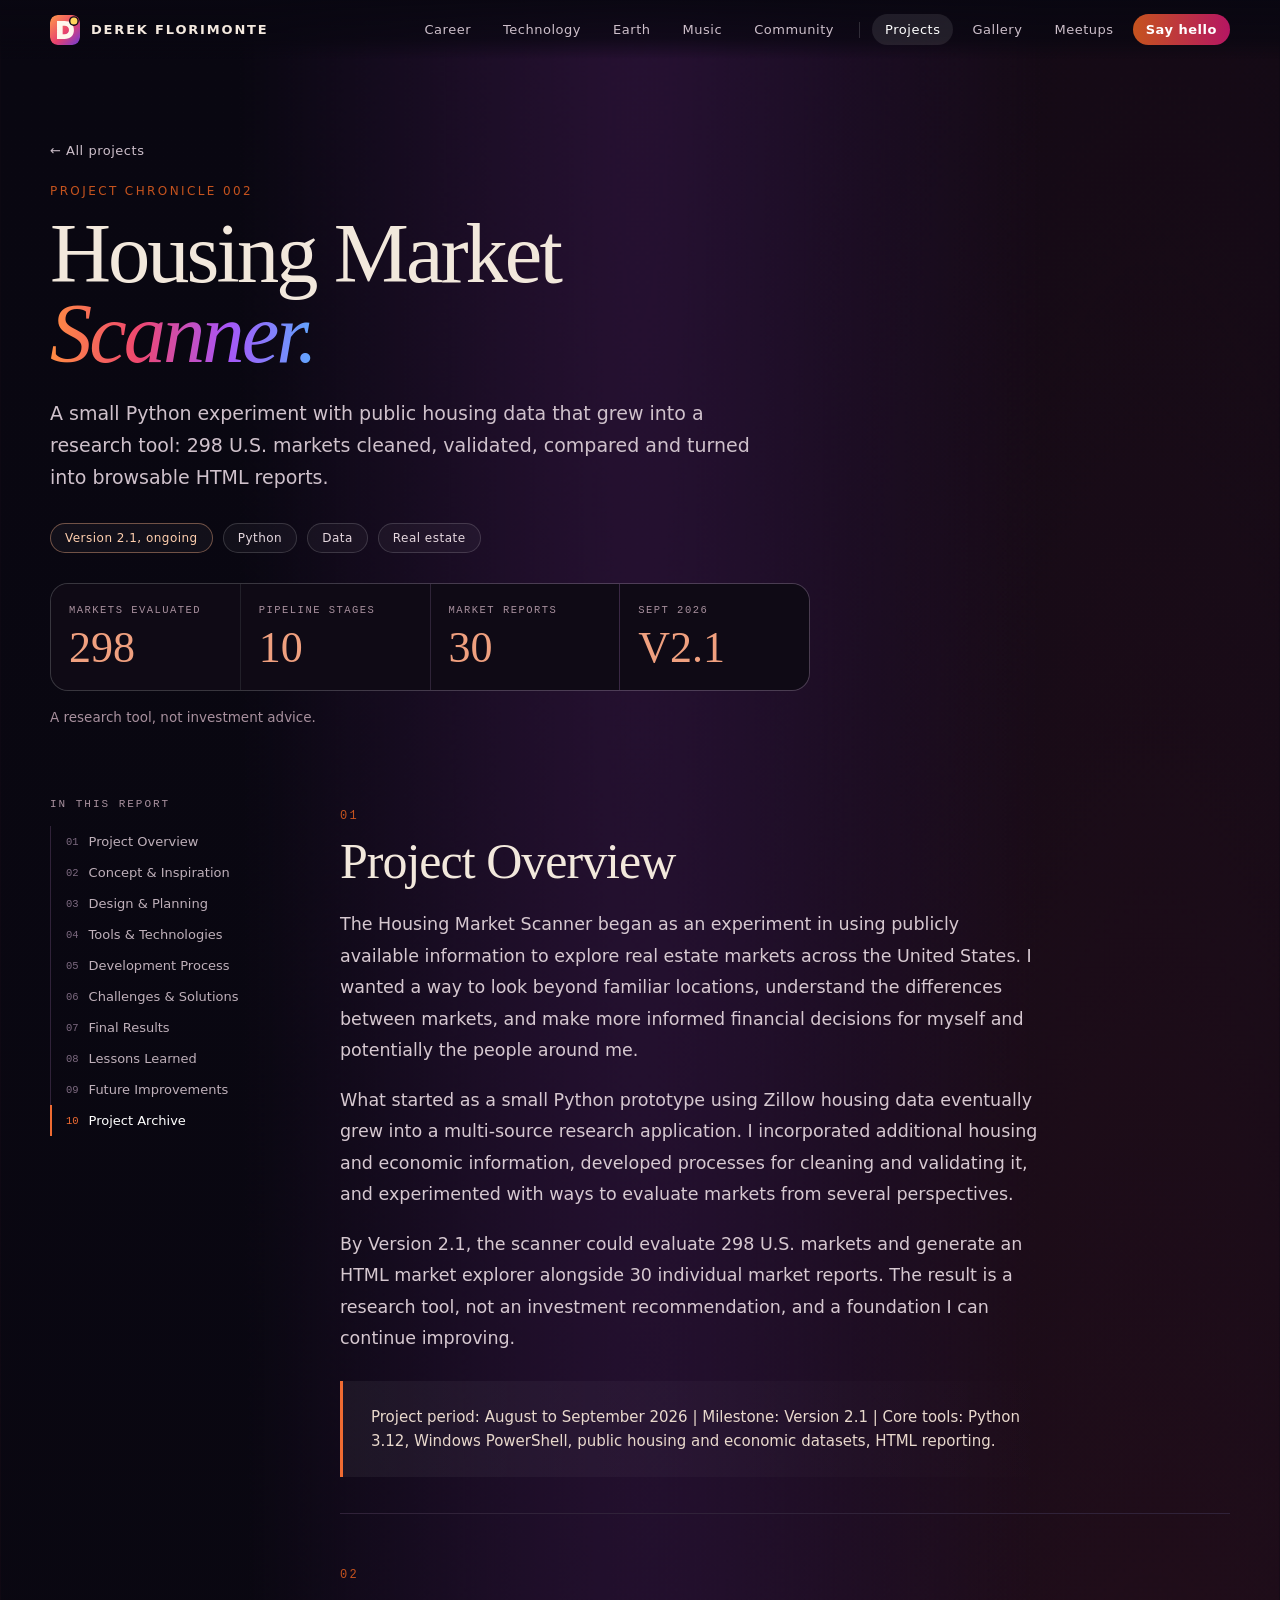
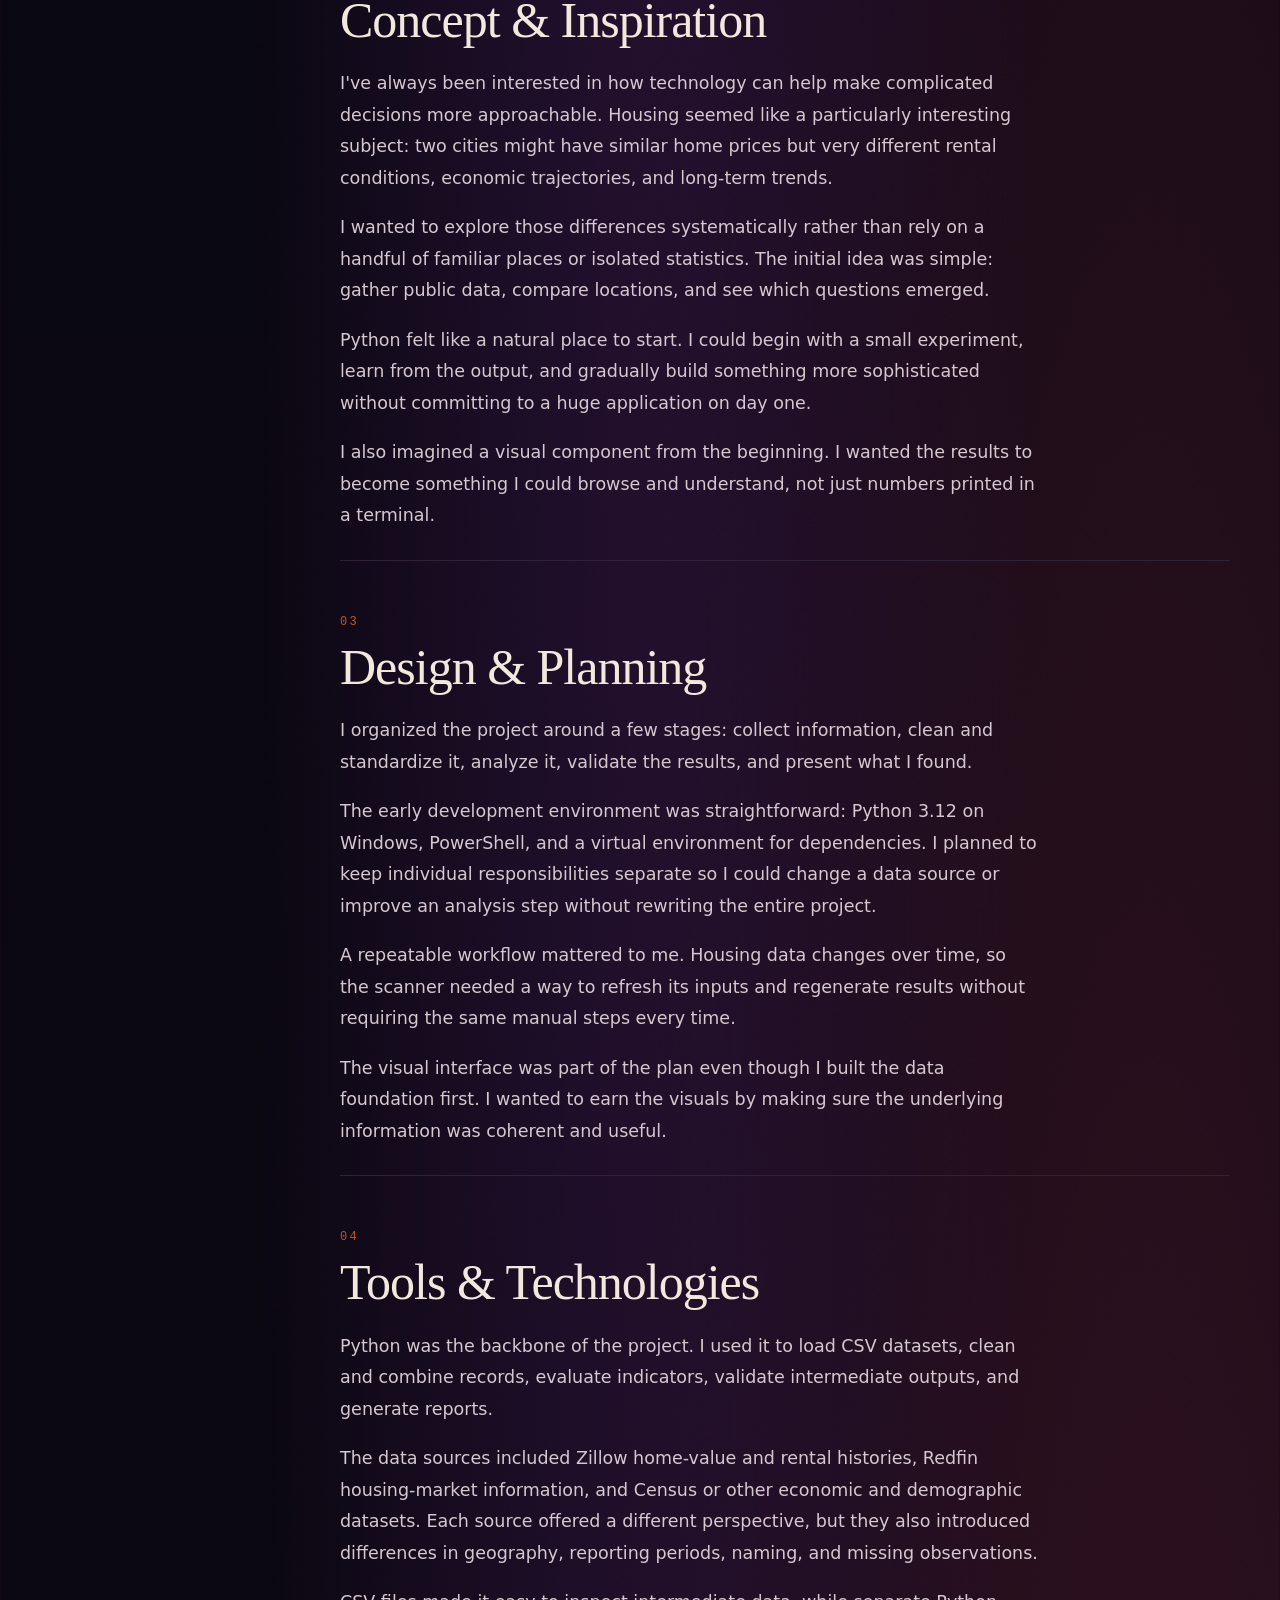
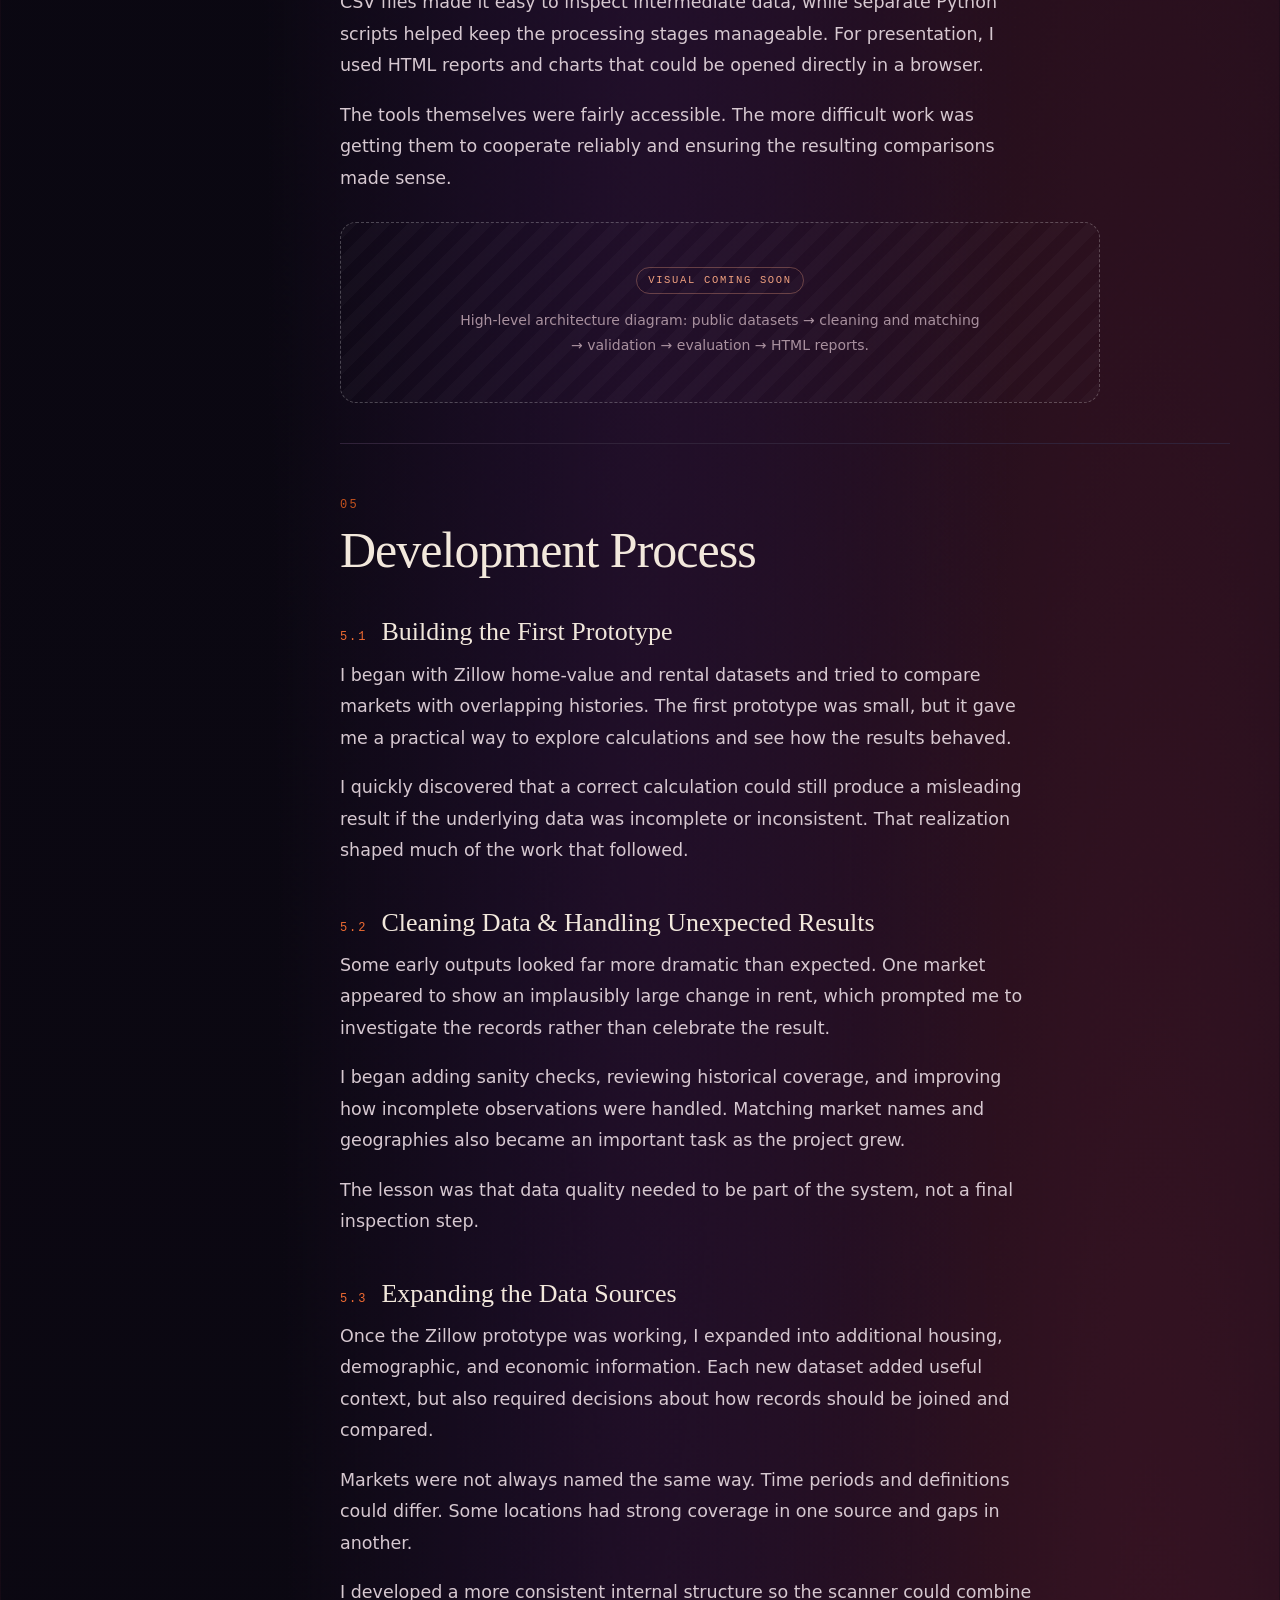
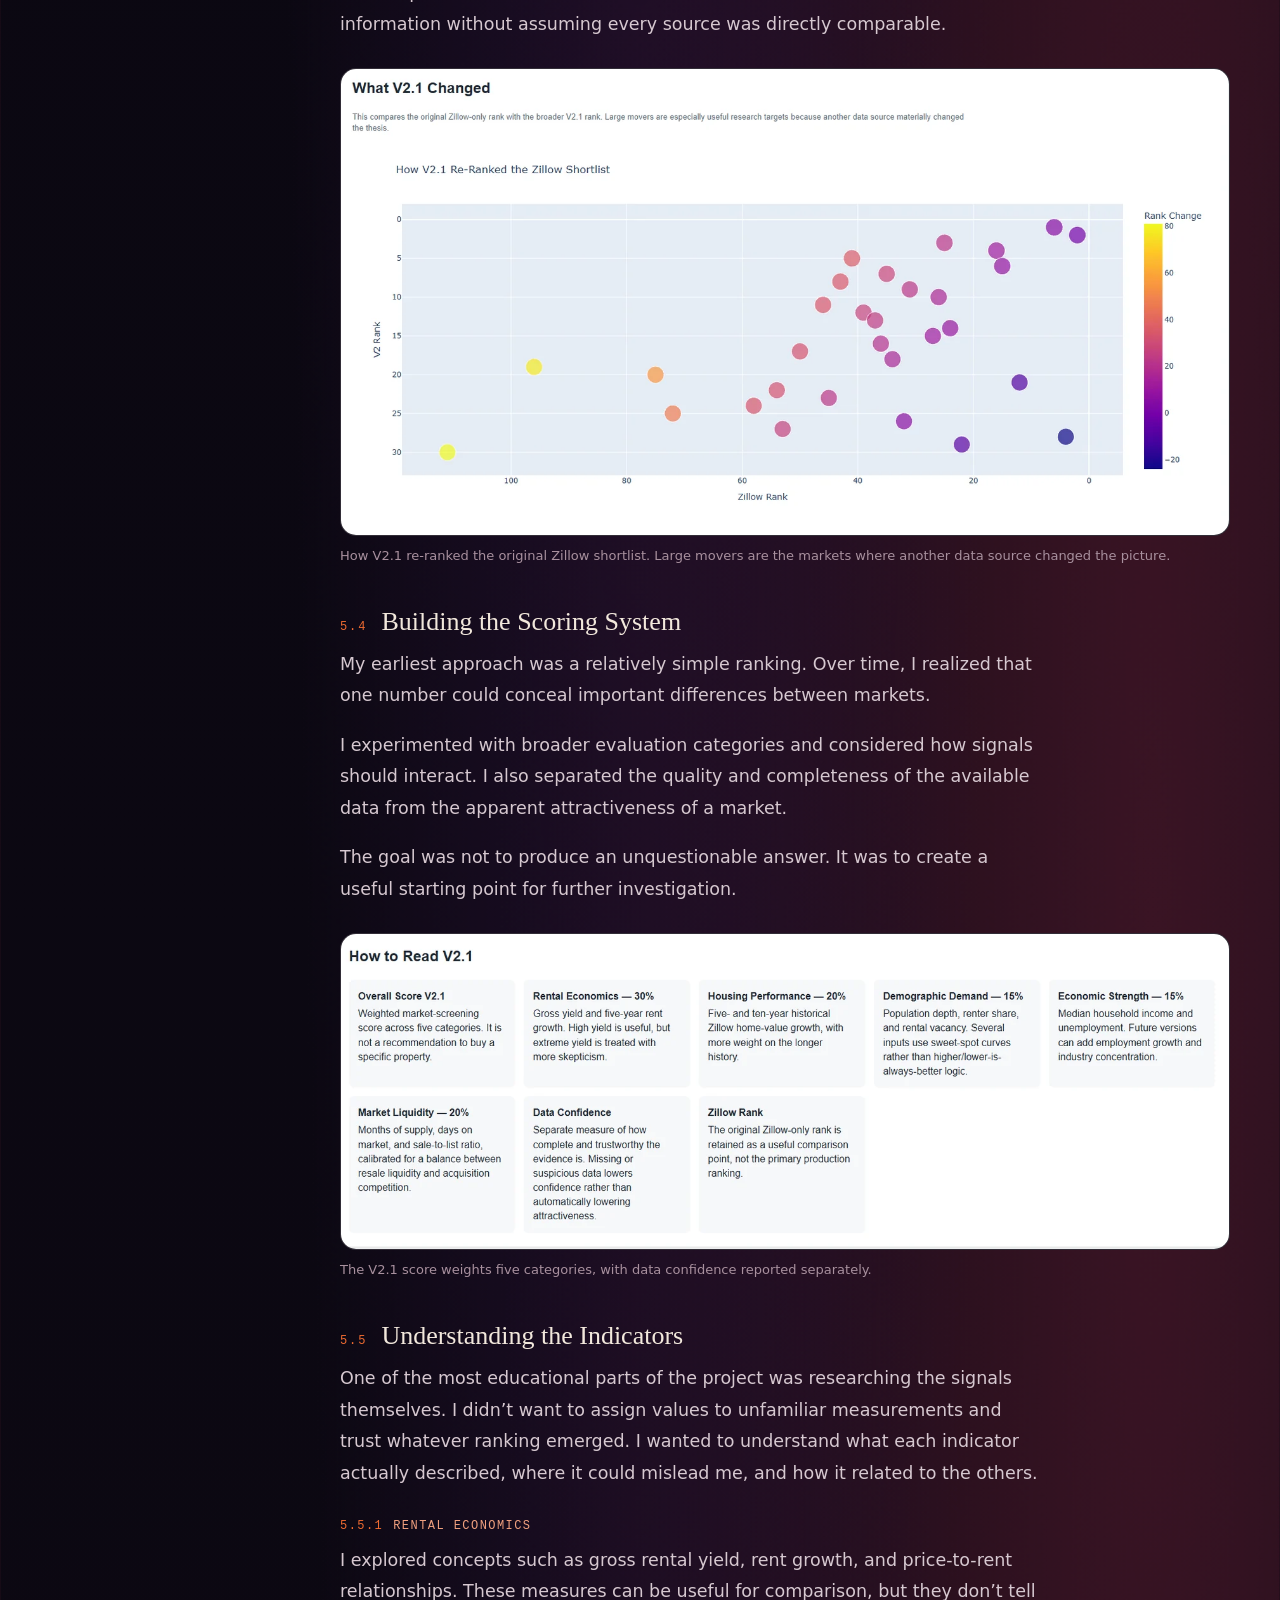
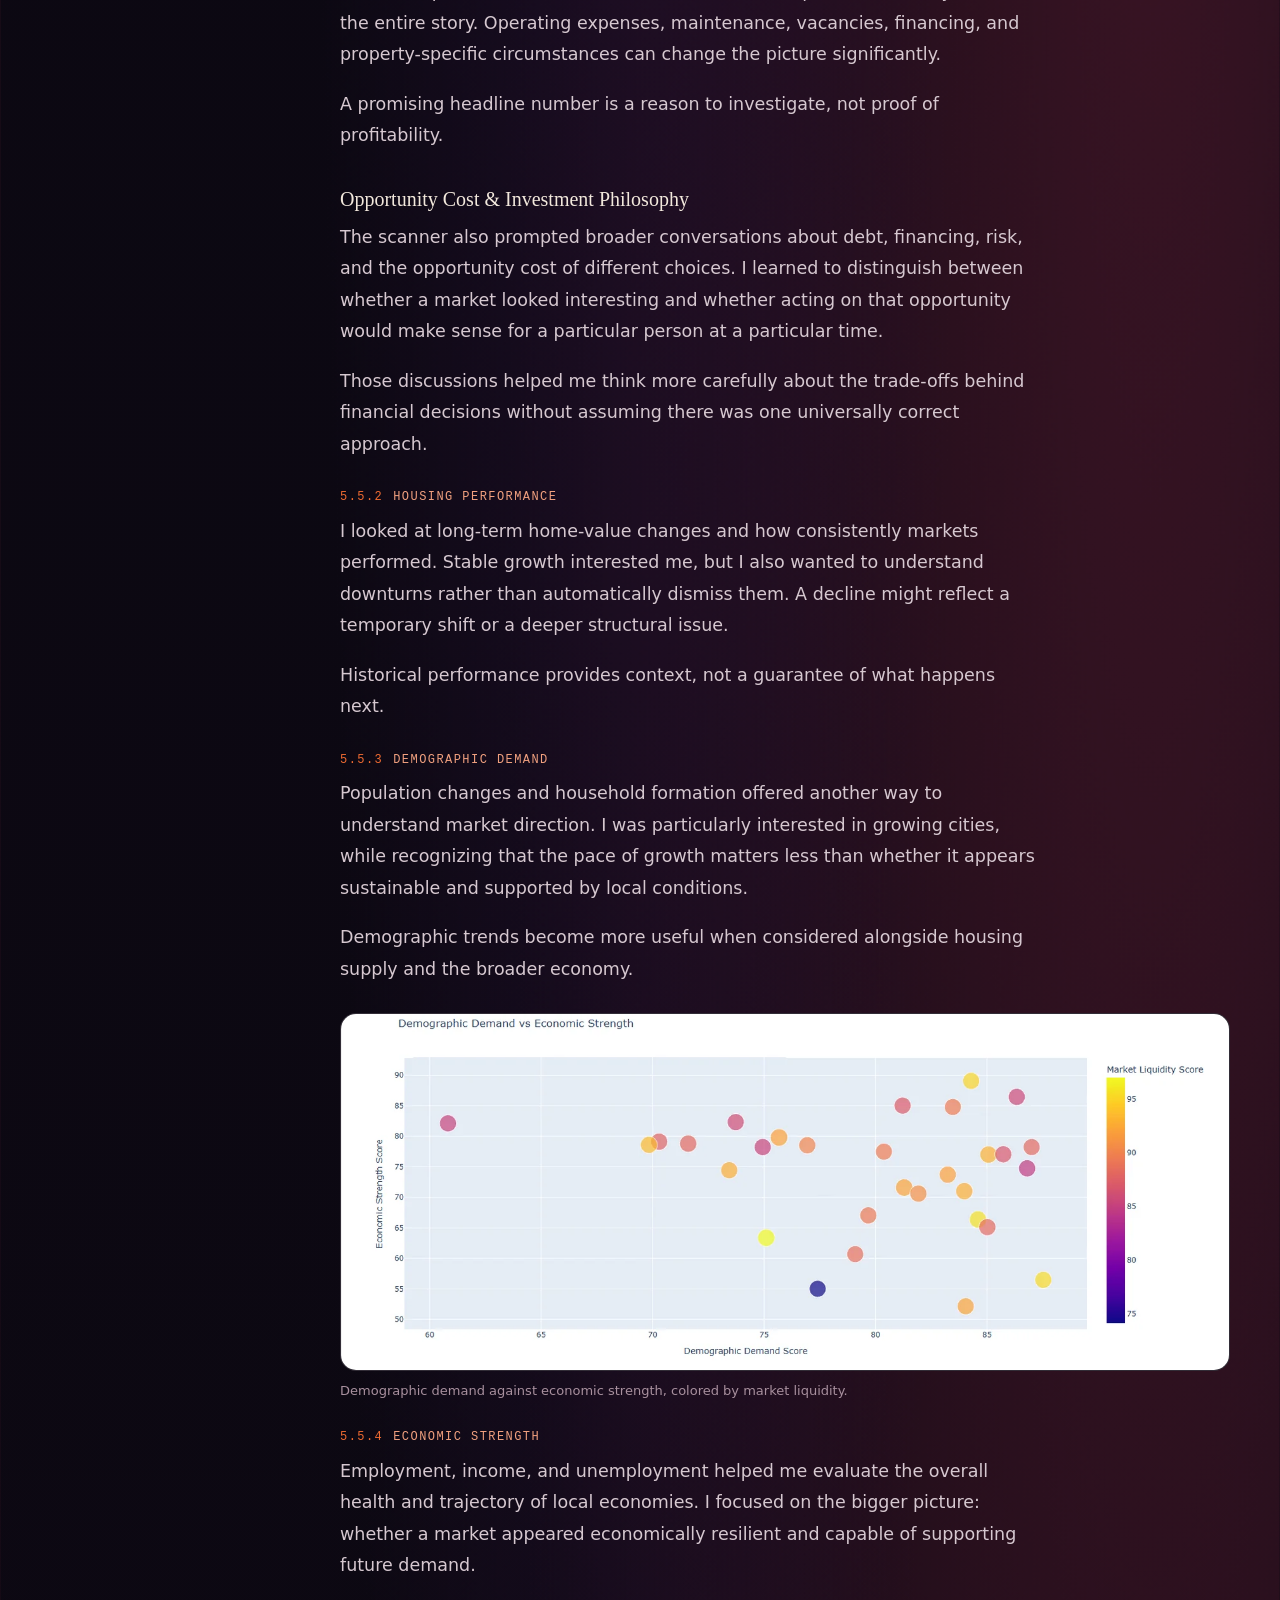
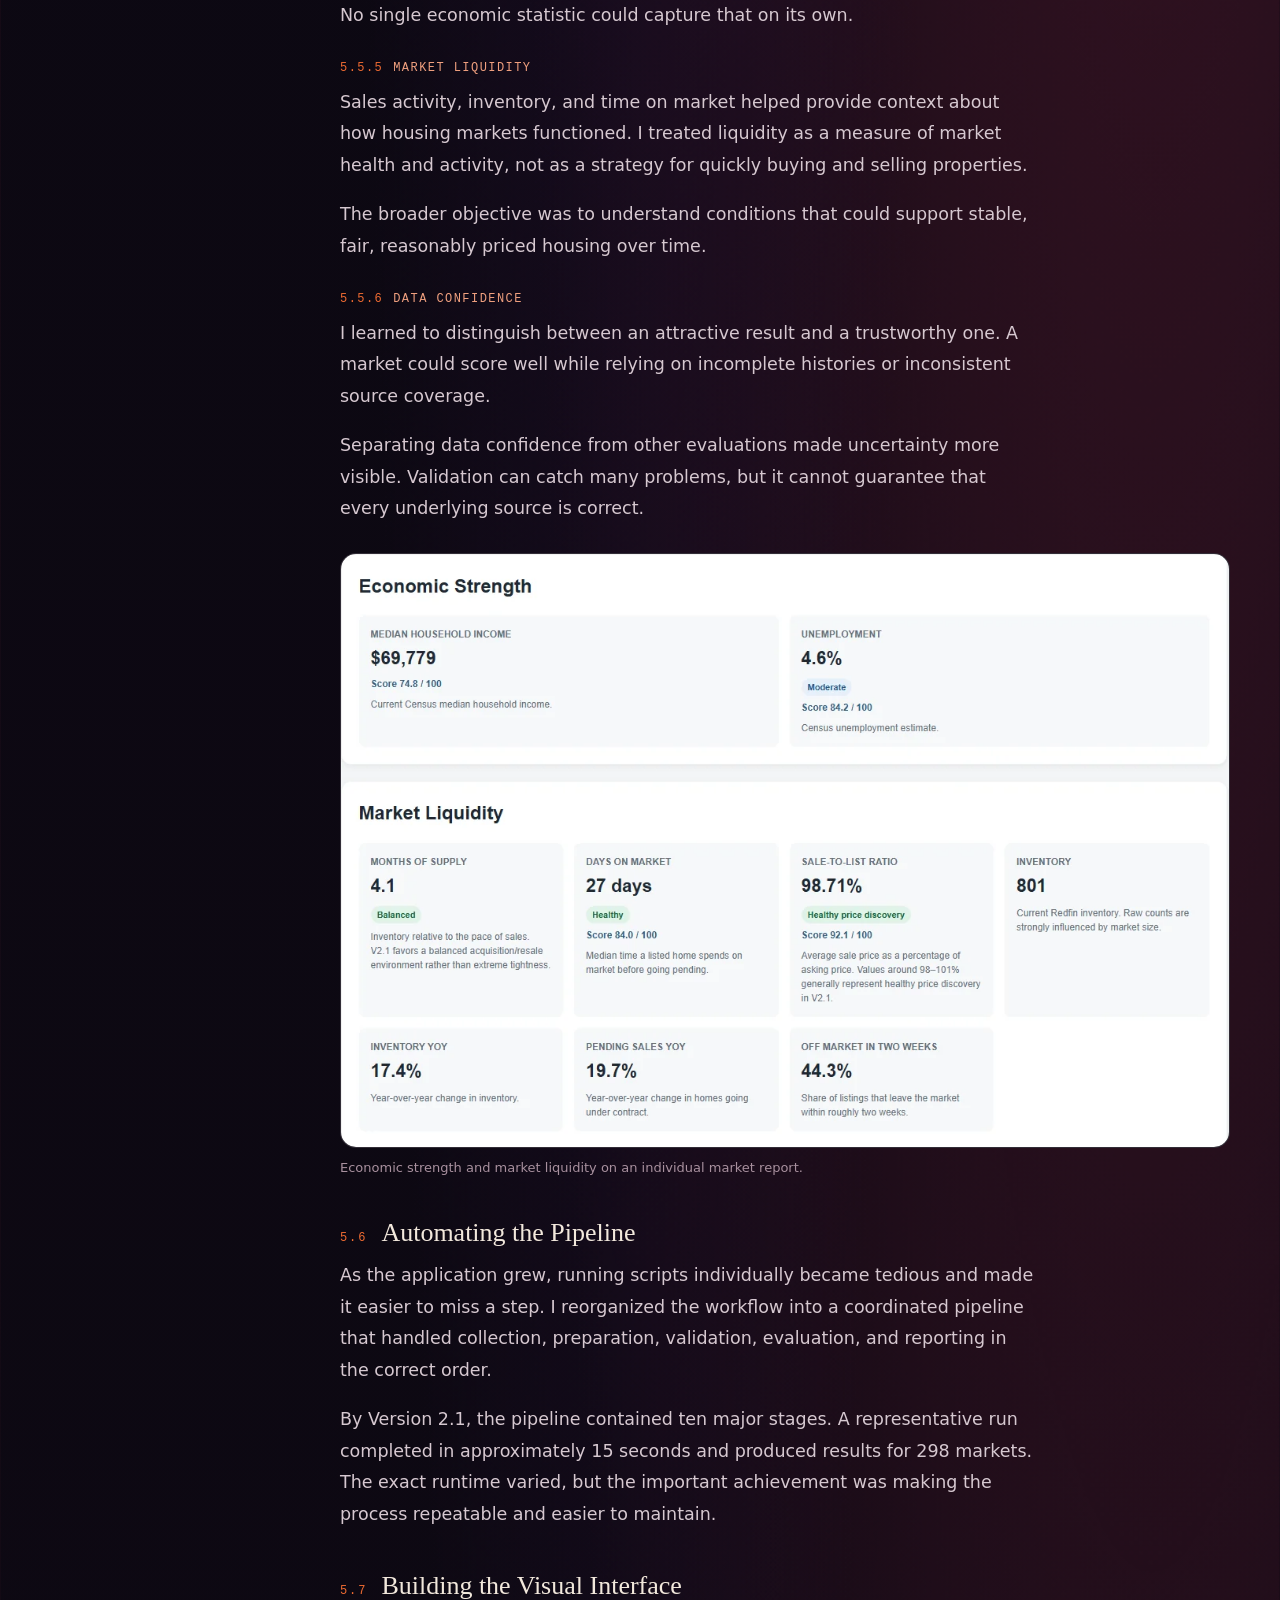
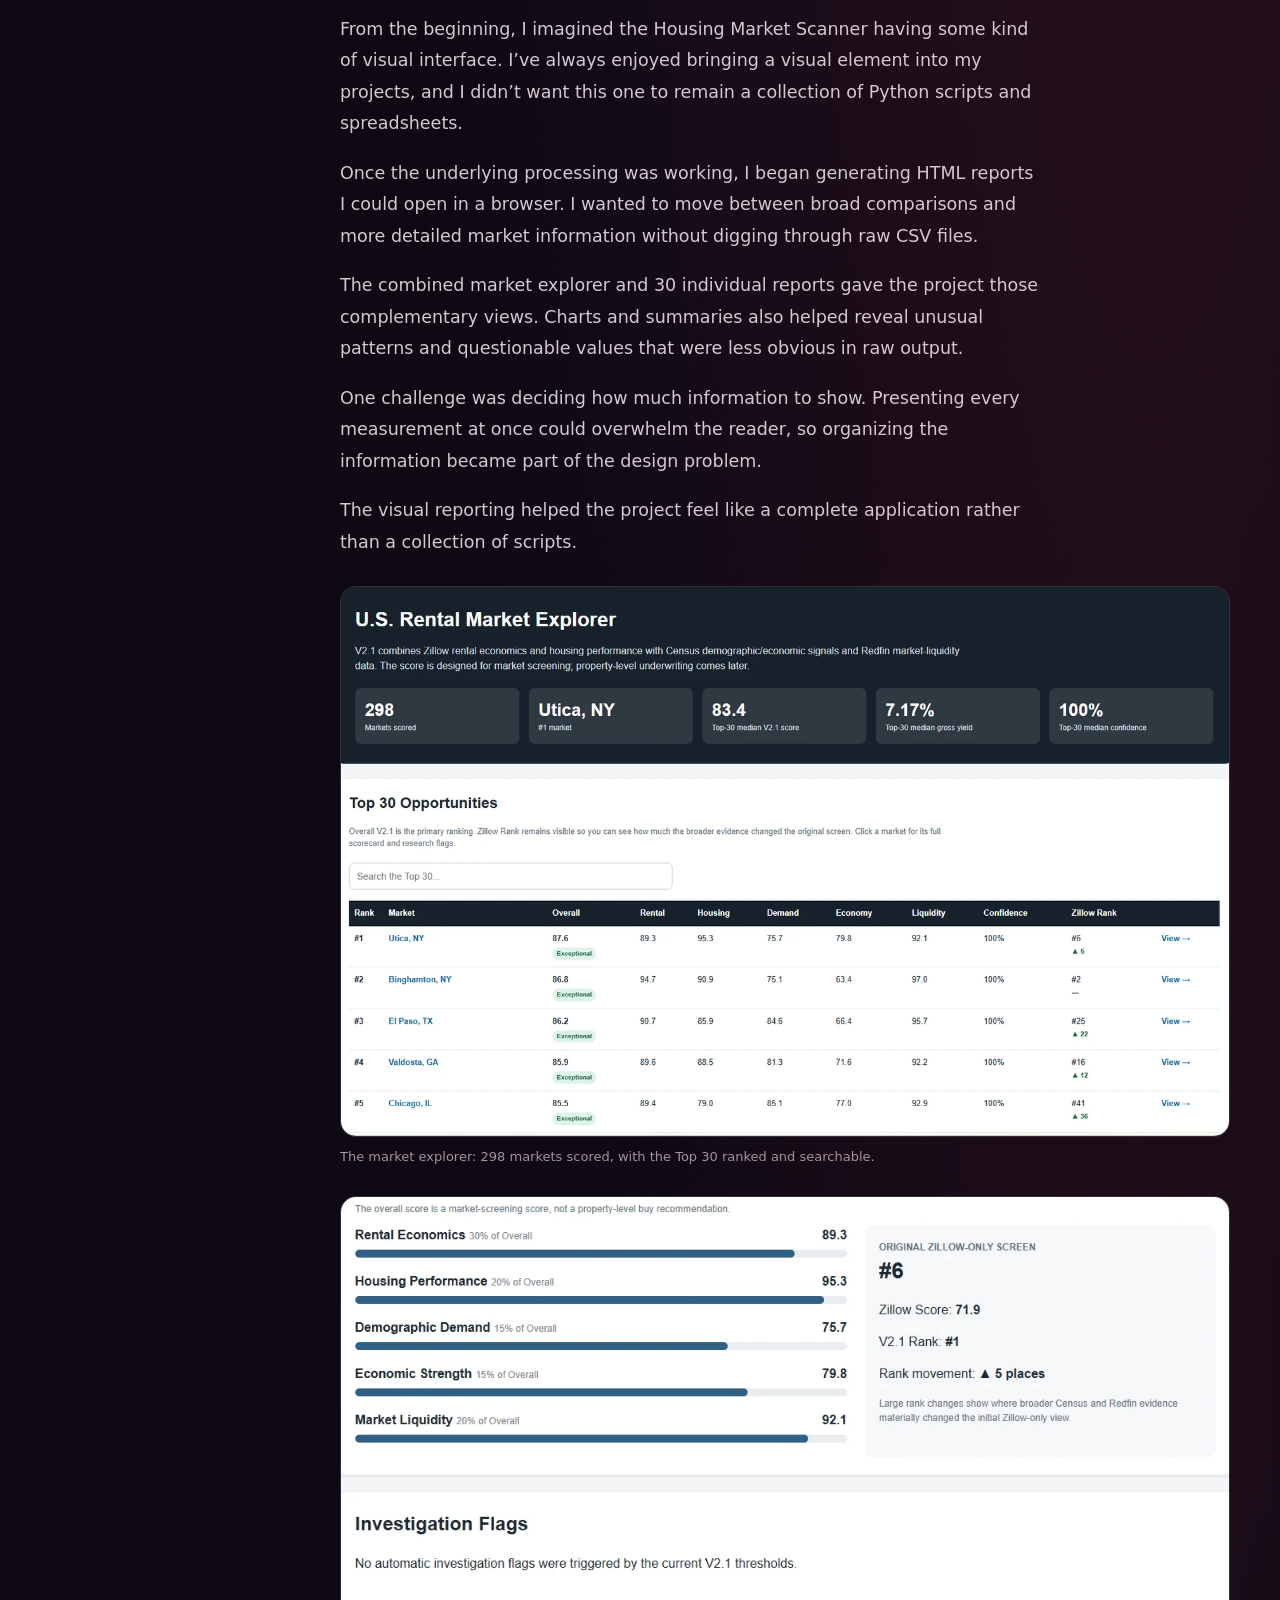
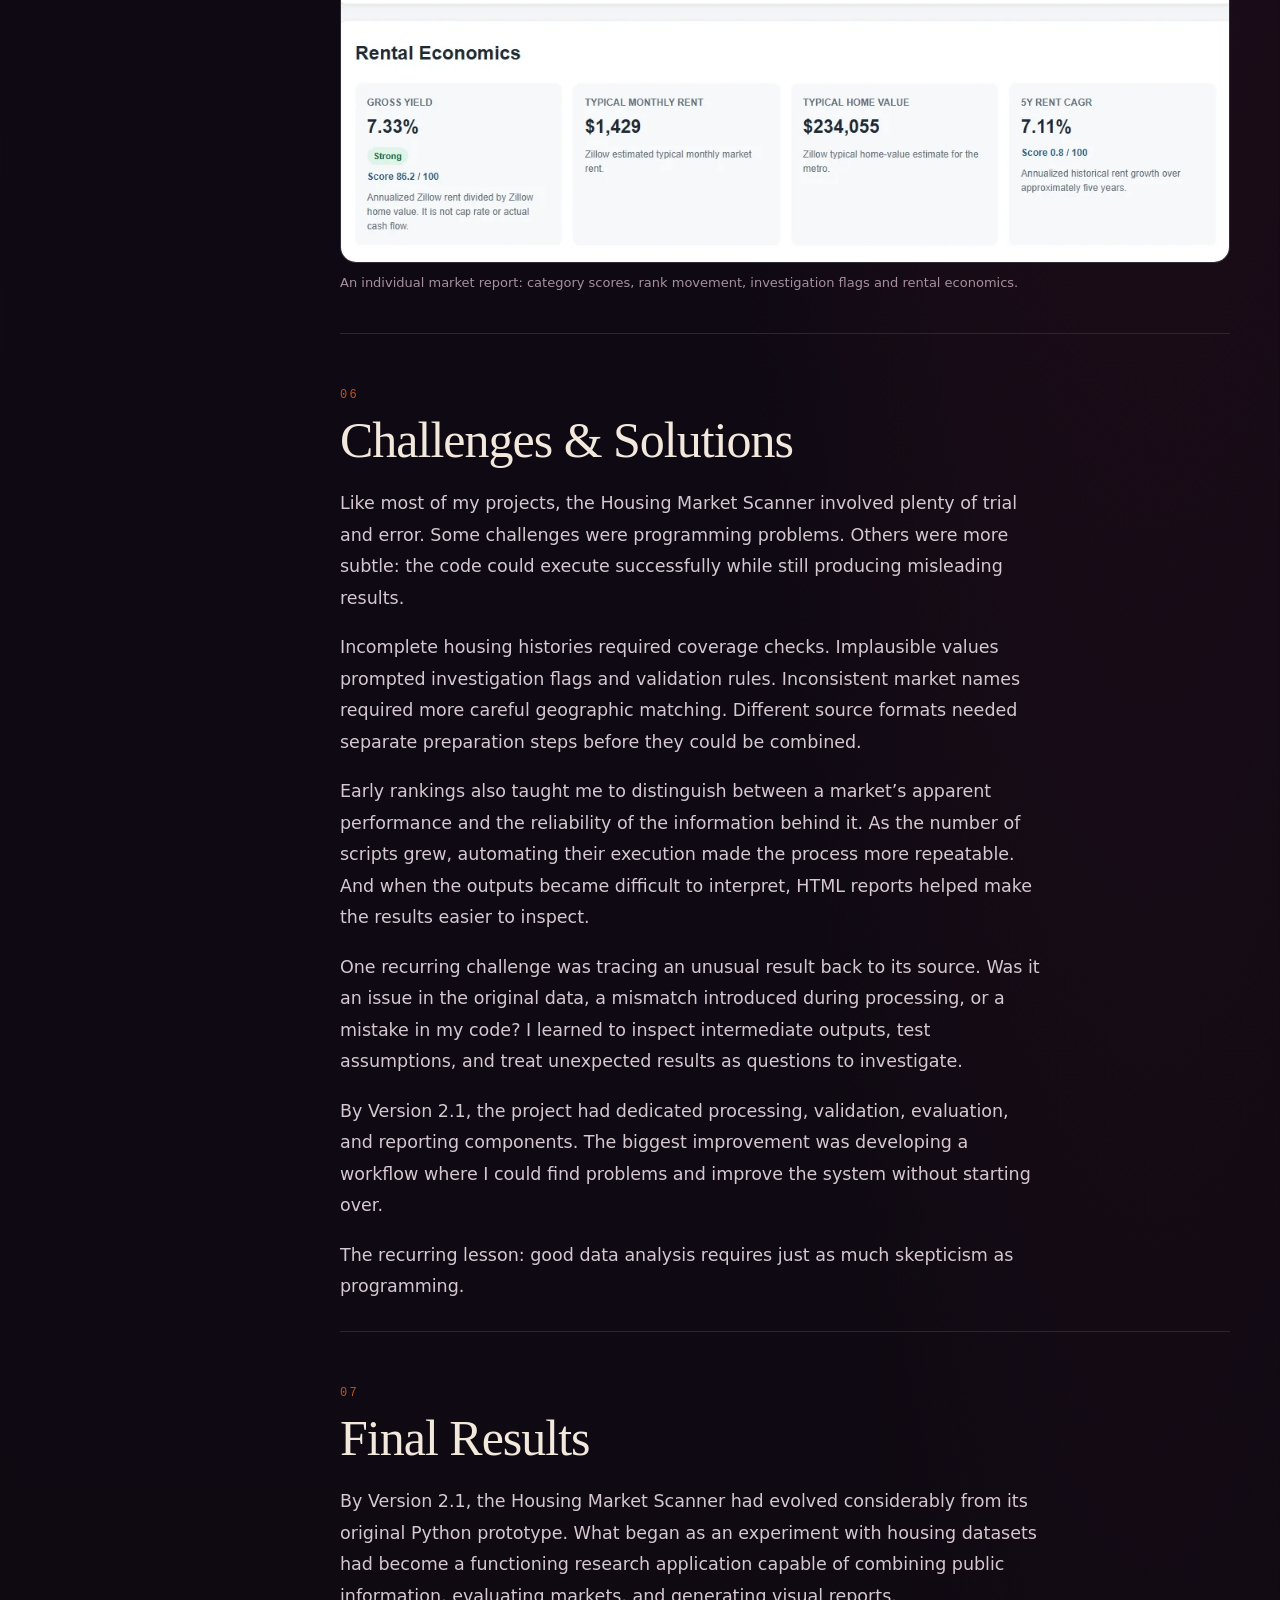
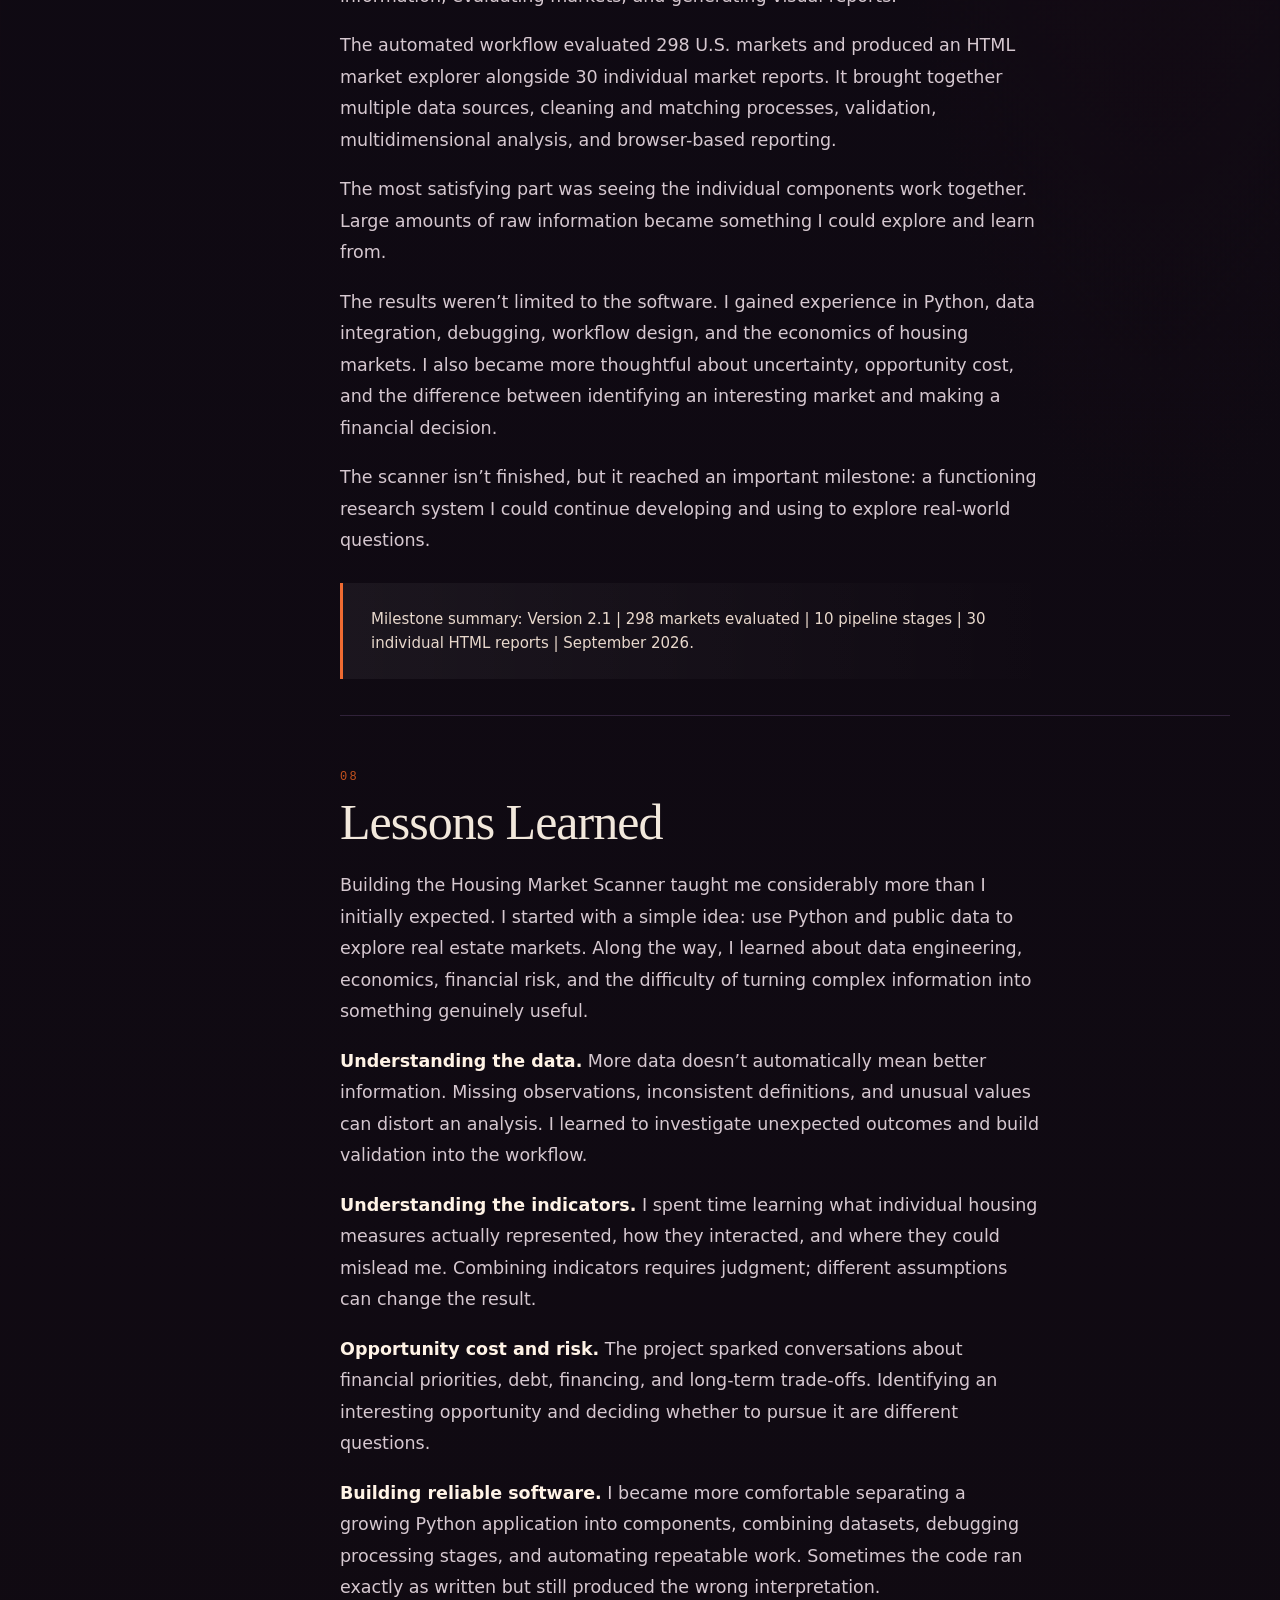
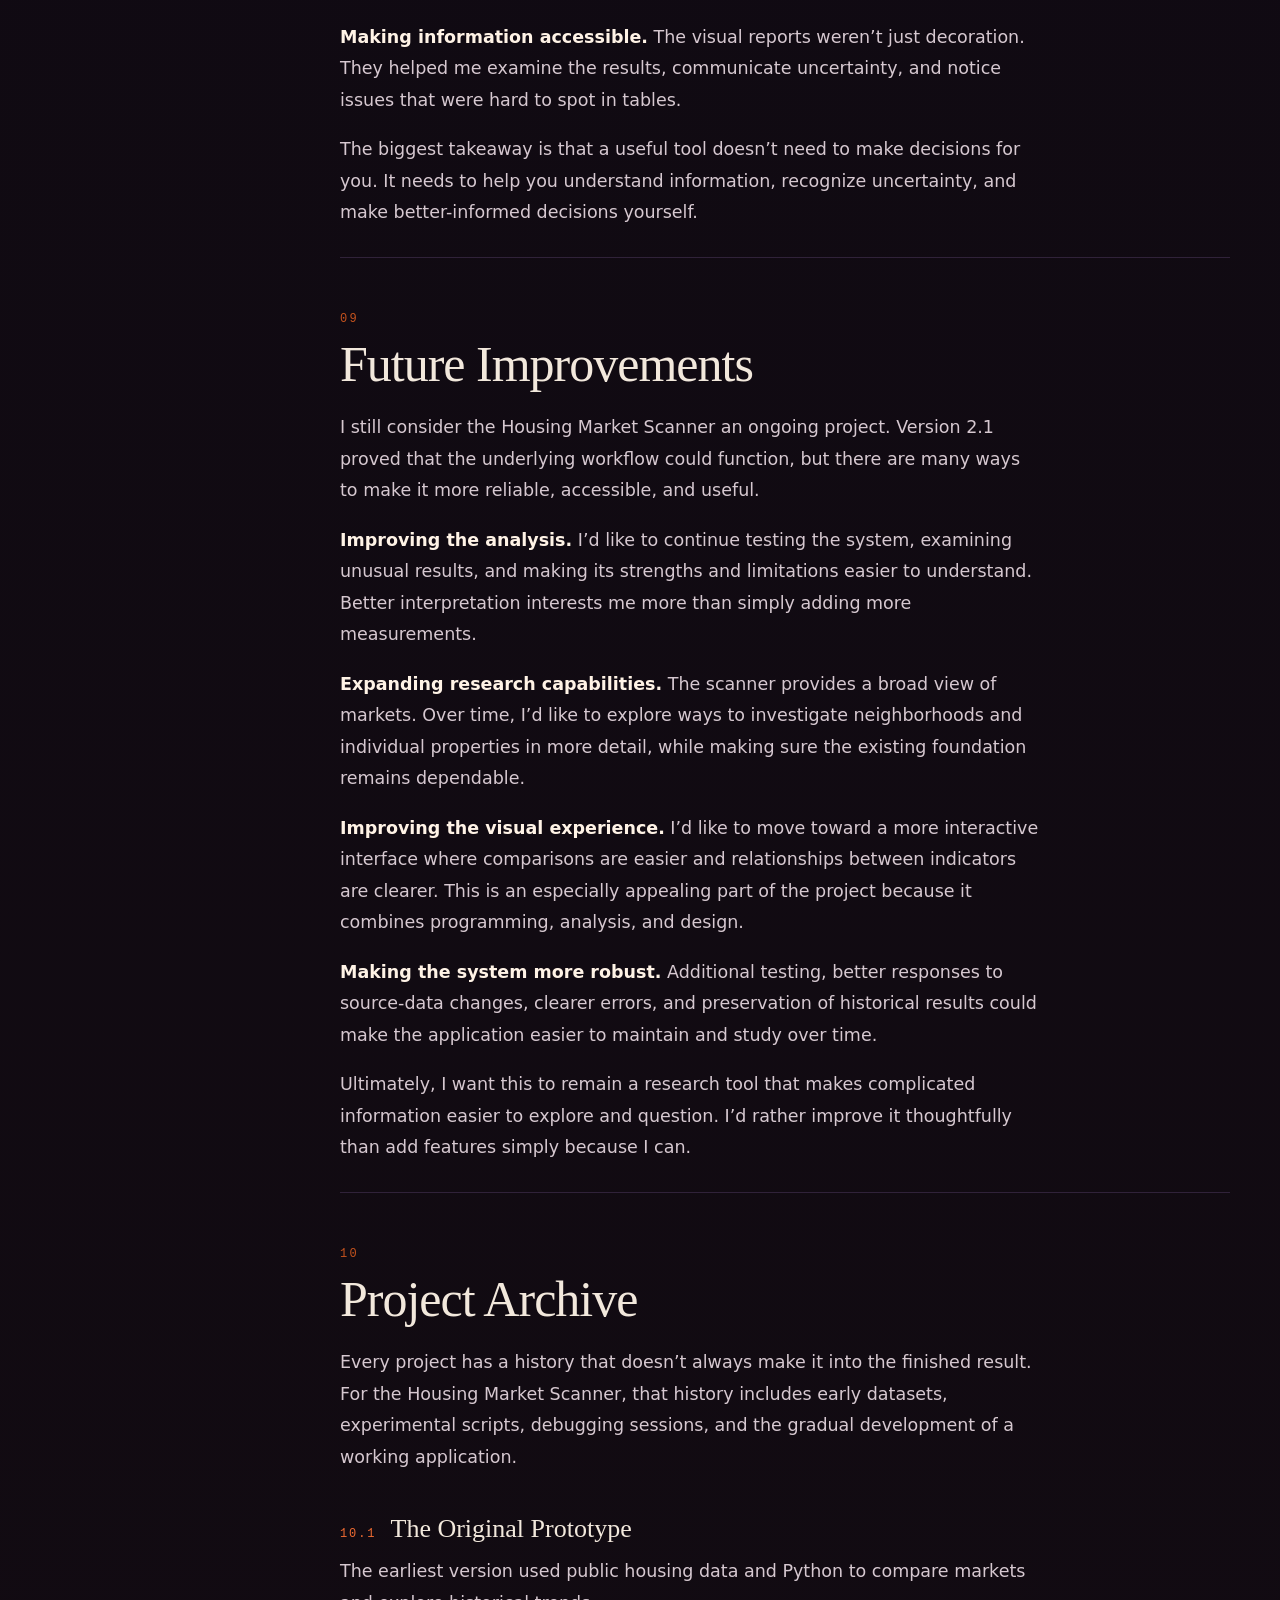
<file: public/chronicle-002-housing-market-scanner.html>
<!doctype html><html lang="en"><head><meta charset="utf-8"><meta name="viewport" content="width=device-width,initial-scale=1">
<title>Housing Market Scanner | Project Chronicle 002 | Derek Florimonte</title><link rel="icon" href="assets/favicon.svg" type="image/svg+xml"><link rel="icon" href="assets/favicon-32.png" type="image/png" sizes="32x32"><link rel="shortcut icon" href="assets/favicon.ico"><link rel="apple-touch-icon" href="assets/apple-touch-icon.png"><meta name="theme-color" content="#090711">
<meta name="description" content="A Python research tool that cleans, validates and compares 298 U.S. housing markets, with an HTML explorer and 30 market reports. The full build report for the Housing Market Scanner."><meta property="og:type" content="article"><meta property="og:site_name" content="Derek Florimonte"><meta property="og:title" content="Housing Market Scanner | Project Chronicle 002"><meta property="og:description" content="A Python research tool that compares 298 U.S. housing markets, with an HTML explorer and 30 market reports."><meta property="og:url" content="https://senseofsalience.com/chronicle-002-housing-market-scanner.html"><meta property="og:image" content="https://senseofsalience.com/assets/chronicle-002/explorer.webp"><meta name="twitter:card" content="summary_large_image"><meta name="twitter:image" content="https://senseofsalience.com/assets/chronicle-002/explorer.webp">
<link rel="stylesheet" href="assets/subpage.css"><link rel="stylesheet" href="assets/chronicle.css"></head><body>
<nav id="topnav" aria-label="Site"><div class="wrap navin">
<a class="mark" href="index.html" aria-label="Derek Florimonte, home"><img src="assets/favicon.svg" alt=""><span class="mark-t">Derek Florimonte</span></a>
<div class="links"><a href="index.html#career">Career</a><a href="index.html#technology">Technology</a><a href="index.html#earth">Earth</a><a href="index.html#music">Music</a><a href="index.html#community">Community</a><span class="sep" aria-hidden="true"></span><a href="projects.html" class="on" aria-current="page">Projects</a><a href="gallery.html">Gallery</a><a href="meetups.html">Meetups</a><a class="ct-link" href="index.html#contact">Say hello</a></div></div></nav>
<main>
<header class="wrap ch-hero solo"><div><a class="ch-back" href="projects.html">&larr; All projects</a><div class="eyebrow">Project Chronicle 002</div><h1>Housing Market<br><span class="grad">Scanner.</span></h1>
<p class="lede">A small Python experiment with public housing data that grew into a research tool: 298 U.S. markets cleaned, validated, compared and turned into browsable HTML reports.</p>
<div class="ch-badges"><span class="ch-badge ok">Version 2.1, ongoing</span><span class="ch-badge">Python</span><span class="ch-badge">Data</span><span class="ch-badge">Real estate</span></div>
<dl class="ch-stats"><div><dd>298</dd><dt>Markets evaluated</dt></div><div><dd>10</dd><dt>Pipeline stages</dt></div><div><dd>30</dd><dt>Market reports</dt></div><div><dd>V2.1</dd><dt>Sept 2026</dt></div></dl>
<p class="ch-note">A research tool, not investment advice.</p></div></header>
<div class="wrap ch-body"><aside class="ch-toc" aria-label="Sections"><h2>In this report</h2><ol><li><a href="#s01"><b>01</b>Project Overview</a></li><li><a href="#s02"><b>02</b>Concept &amp; Inspiration</a></li><li><a href="#s03"><b>03</b>Design &amp; Planning</a></li><li><a href="#s04"><b>04</b>Tools &amp; Technologies</a></li><li><a href="#s05"><b>05</b>Development Process</a></li><li><a href="#s06"><b>06</b>Challenges &amp; Solutions</a></li><li><a href="#s07"><b>07</b>Final Results</a></li><li><a href="#s08"><b>08</b>Lessons Learned</a></li><li><a href="#s09"><b>09</b>Future Improvements</a></li><li><a href="#s10"><b>10</b>Project Archive</a></li></ol></aside><article><section class="ch-sec" id="s01"><div class="no">01</div><h2>Project Overview</h2><p>The Housing Market Scanner began as an experiment in using publicly available information to explore real estate markets across the United States. I wanted a way to look beyond familiar locations, understand the differences between markets, and make more informed financial decisions for myself and potentially the people around me.</p><p>What started as a small Python prototype using Zillow housing data eventually grew into a multi-source research application. I incorporated additional housing and economic information, developed processes for cleaning and validating it, and experimented with ways to evaluate markets from several perspectives.</p><p>By Version 2.1, the scanner could evaluate 298 U.S. markets and generate an HTML market explorer alongside 30 individual market reports. The result is a research tool, not an investment recommendation, and a foundation I can continue improving.</p><div class="ch-callout sm">Project period: August to September 2026 | Milestone: Version 2.1 | Core tools: Python 3.12, Windows PowerShell, public housing and economic datasets, HTML reporting.</div></section><section class="ch-sec" id="s02"><div class="no">02</div><h2>Concept &amp; Inspiration</h2><p>I've always been interested in how technology can help make complicated decisions more approachable. Housing seemed like a particularly interesting subject: two cities might have similar home prices but very different rental conditions, economic trajectories, and long-term trends.</p><p>I wanted to explore those differences systematically rather than rely on a handful of familiar places or isolated statistics. The initial idea was simple: gather public data, compare locations, and see which questions emerged.</p><p>Python felt like a natural place to start. I could begin with a small experiment, learn from the output, and gradually build something more sophisticated without committing to a huge application on day one.</p><p>I also imagined a visual component from the beginning. I wanted the results to become something I could browse and understand, not just numbers printed in a terminal.</p></section><section class="ch-sec" id="s03"><div class="no">03</div><h2>Design &amp; Planning</h2><p>I organized the project around a few stages: collect information, clean and standardize it, analyze it, validate the results, and present what I found.</p><p>The early development environment was straightforward: Python 3.12 on Windows, PowerShell, and a virtual environment for dependencies. I planned to keep individual responsibilities separate so I could change a data source or improve an analysis step without rewriting the entire project.</p><p>A repeatable workflow mattered to me. Housing data changes over time, so the scanner needed a way to refresh its inputs and regenerate results without requiring the same manual steps every time.</p><p>The visual interface was part of the plan even though I built the data foundation first. I wanted to earn the visuals by making sure the underlying information was coherent and useful.</p></section><section class="ch-sec" id="s04"><div class="no">04</div><h2>Tools &amp; Technologies</h2><p>Python was the backbone of the project. I used it to load CSV datasets, clean and combine records, evaluate indicators, validate intermediate outputs, and generate reports.</p><p>The data sources included Zillow home-value and rental histories, Redfin housing-market information, and Census or other economic and demographic datasets. Each source offered a different perspective, but they also introduced differences in geography, reporting periods, naming, and missing observations.</p><p>CSV files made it easy to inspect intermediate data, while separate Python scripts helped keep the processing stages manageable. For presentation, I used HTML reports and charts that could be opened directly in a browser.</p><p>The tools themselves were fairly accessible. The more difficult work was getting them to cooperate reliably and ensuring the resulting comparisons made sense.</p><div class="ch-ph" role="img" aria-label="Placeholder: High-level architecture diagram: public datasets → cleaning and matching → validation → evaluation → HTML reports."><span>Visual coming soon</span><p>High-level architecture diagram: public datasets → cleaning and matching → validation → evaluation → HTML reports.</p></div></section><section class="ch-sec" id="s05"><div class="no">05</div><h2>Development Process</h2><h3><span>5.1</span>Building the First Prototype</h3><p>I began with Zillow home-value and rental datasets and tried to compare markets with overlapping histories. The first prototype was small, but it gave me a practical way to explore calculations and see how the results behaved.</p><p>I quickly discovered that a correct calculation could still produce a misleading result if the underlying data was incomplete or inconsistent. That realization shaped much of the work that followed.</p><h3><span>5.2</span>Cleaning Data &amp; Handling Unexpected Results</h3><p>Some early outputs looked far more dramatic than expected. One market appeared to show an implausibly large change in rent, which prompted me to investigate the records rather than celebrate the result.</p><p>I began adding sanity checks, reviewing historical coverage, and improving how incomplete observations were handled. Matching market names and geographies also became an important task as the project grew.</p><p>The lesson was that data quality needed to be part of the system, not a final inspection step.</p><h3><span>5.3</span>Expanding the Data Sources</h3><p>Once the Zillow prototype was working, I expanded into additional housing, demographic, and economic information. Each new dataset added useful context, but also required decisions about how records should be joined and compared.</p><p>Markets were not always named the same way. Time periods and definitions could differ. Some locations had strong coverage in one source and gaps in another.</p><p>I developed a more consistent internal structure so the scanner could combine information without assuming every source was directly comparable.</p><figure class="ch-fig "><img src="assets/chronicle-002/what-v21-changed.webp" width="1400" height="734" loading="lazy" decoding="async" alt="Scatter plot comparing each market's original Zillow-only rank with its V2.1 rank, colored by rank change" data-cap="How V2.1 re-ranked the original Zillow shortlist. Large movers are the markets where another data source changed the picture."><figcaption>How V2.1 re-ranked the original Zillow shortlist. Large movers are the markets where another data source changed the picture.</figcaption></figure><h3><span>5.4</span>Building the Scoring System</h3><p>My earliest approach was a relatively simple ranking. Over time, I realized that one number could conceal important differences between markets.</p><p>I experimented with broader evaluation categories and considered how signals should interact. I also separated the quality and completeness of the available data from the apparent attractiveness of a market.</p><p>The goal was not to produce an unquestionable answer. It was to create a useful starting point for further investigation.</p><figure class="ch-fig "><img src="assets/chronicle-002/how-to-read.webp" width="1400" height="497" loading="lazy" decoding="async" alt="Cards explaining the V2.1 overall score and its five weighted categories, plus Data Confidence and Zillow Rank" data-cap="The V2.1 score weights five categories, with data confidence reported separately."><figcaption>The V2.1 score weights five categories, with data confidence reported separately.</figcaption></figure><h3><span>5.5</span>Understanding the Indicators</h3><p>One of the most educational parts of the project was researching the signals themselves. I didn’t want to assign values to unfamiliar measurements and trust whatever ranking emerged. I wanted to understand what each indicator actually described, where it could mislead me, and how it related to the others.</p><h4><span>5.5.1</span>Rental Economics</h4><p>I explored concepts such as gross rental yield, rent growth, and price-to-rent relationships. These measures can be useful for comparison, but they don’t tell the entire story. Operating expenses, maintenance, vacancies, financing, and property-specific circumstances can change the picture significantly.</p><p>A promising headline number is a reason to investigate, not proof of profitability.</p><h4 class="plain">Opportunity Cost &amp; Investment Philosophy</h4><p>The scanner also prompted broader conversations about debt, financing, risk, and the opportunity cost of different choices. I learned to distinguish between whether a market looked interesting and whether acting on that opportunity would make sense for a particular person at a particular time.</p><p>Those discussions helped me think more carefully about the trade-offs behind financial decisions without assuming there was one universally correct approach.</p><h4><span>5.5.2</span>Housing Performance</h4><p>I looked at long-term home-value changes and how consistently markets performed. Stable growth interested me, but I also wanted to understand downturns rather than automatically dismiss them. A decline might reflect a temporary shift or a deeper structural issue.</p><p>Historical performance provides context, not a guarantee of what happens next.</p><h4><span>5.5.3</span>Demographic Demand</h4><p>Population changes and household formation offered another way to understand market direction. I was particularly interested in growing cities, while recognizing that the pace of growth matters less than whether it appears sustainable and supported by local conditions.</p><p>Demographic trends become more useful when considered alongside housing supply and the broader economy.</p><figure class="ch-fig "><img src="assets/chronicle-002/demand-vs-economy.webp" width="1400" height="560" loading="lazy" decoding="async" alt="Scatter plot of demographic demand score against economic strength score for the top markets, colored by market liquidity" data-cap="Demographic demand against economic strength, colored by market liquidity."><figcaption>Demographic demand against economic strength, colored by market liquidity.</figcaption></figure><h4><span>5.5.4</span>Economic Strength</h4><p>Employment, income, and unemployment helped me evaluate the overall health and trajectory of local economies. I focused on the bigger picture: whether a market appeared economically resilient and capable of supporting future demand.</p><p>No single economic statistic could capture that on its own.</p><h4><span>5.5.5</span>Market Liquidity</h4><p>Sales activity, inventory, and time on market helped provide context about how housing markets functioned. I treated liquidity as a measure of market health and activity, not as a strategy for quickly buying and selling properties.</p><p>The broader objective was to understand conditions that could support stable, fair, reasonably priced housing over time.</p><h4><span>5.5.6</span>Data Confidence</h4><p>I learned to distinguish between an attractive result and a trustworthy one. A market could score well while relying on incomplete histories or inconsistent source coverage.</p><p>Separating data confidence from other evaluations made uncertainty more visible. Validation can catch many problems, but it cannot guarantee that every underlying source is correct.</p><figure class="ch-fig "><img src="assets/chronicle-002/econ-liquidity.webp" width="1128" height="753" loading="lazy" decoding="async" alt="Economic strength and market liquidity cards from a market report, showing income, unemployment, months of supply, days on market and sale-to-list ratio" data-cap="Economic strength and market liquidity on an individual market report."><figcaption>Economic strength and market liquidity on an individual market report.</figcaption></figure><h3><span>5.6</span>Automating the Pipeline</h3><p>As the application grew, running scripts individually became tedious and made it easier to miss a step. I reorganized the workflow into a coordinated pipeline that handled collection, preparation, validation, evaluation, and reporting in the correct order.</p><p>By Version 2.1, the pipeline contained ten major stages. A representative run completed in approximately 15 seconds and produced results for 298 markets. The exact runtime varied, but the important achievement was making the process repeatable and easier to maintain.</p><h3><span>5.7</span>Building the Visual Interface</h3><p>From the beginning, I imagined the Housing Market Scanner having some kind of visual interface. I’ve always enjoyed bringing a visual element into my projects, and I didn’t want this one to remain a collection of Python scripts and spreadsheets.</p><p>Once the underlying processing was working, I began generating HTML reports I could open in a browser. I wanted to move between broad comparisons and more detailed market information without digging through raw CSV files.</p><p>The combined market explorer and 30 individual reports gave the project those complementary views. Charts and summaries also helped reveal unusual patterns and questionable values that were less obvious in raw output.</p><p>One challenge was deciding how much information to show. Presenting every measurement at once could overwhelm the reader, so organizing the information became part of the design problem.</p><p>The visual reporting helped the project feel like a complete application rather than a collection of scripts.</p><figure class="ch-fig "><img src="assets/chronicle-002/explorer.webp" width="1400" height="865" loading="lazy" decoding="async" alt="The U.S. Rental Market Explorer showing 298 markets scored and a ranked Top 30 table" data-cap="The market explorer: 298 markets scored, with the Top 30 ranked and searchable."><figcaption>The market explorer: 298 markets scored, with the Top 30 ranked and searchable.</figcaption></figure><figure class="ch-fig "><img src="assets/chronicle-002/market-report.webp" width="1114" height="834" loading="lazy" decoding="async" alt="An individual market report showing category score bars, the original Zillow-only rank comparison, investigation flags and rental economics cards" data-cap="An individual market report: category scores, rank movement, investigation flags and rental economics."><figcaption>An individual market report: category scores, rank movement, investigation flags and rental economics.</figcaption></figure></section><section class="ch-sec" id="s06"><div class="no">06</div><h2>Challenges &amp; Solutions</h2><p>Like most of my projects, the Housing Market Scanner involved plenty of trial and error. Some challenges were programming problems. Others were more subtle: the code could execute successfully while still producing misleading results.</p><p>Incomplete housing histories required coverage checks. Implausible values prompted investigation flags and validation rules. Inconsistent market names required more careful geographic matching. Different source formats needed separate preparation steps before they could be combined.</p><p>Early rankings also taught me to distinguish between a market’s apparent performance and the reliability of the information behind it. As the number of scripts grew, automating their execution made the process more repeatable. And when the outputs became difficult to interpret, HTML reports helped make the results easier to inspect.</p><p>One recurring challenge was tracing an unusual result back to its source. Was it an issue in the original data, a mismatch introduced during processing, or a mistake in my code? I learned to inspect intermediate outputs, test assumptions, and treat unexpected results as questions to investigate.</p><p>By Version 2.1, the project had dedicated processing, validation, evaluation, and reporting components. The biggest improvement was developing a workflow where I could find problems and improve the system without starting over.</p><p>The recurring lesson: good data analysis requires just as much skepticism as programming.</p></section><section class="ch-sec" id="s07"><div class="no">07</div><h2>Final Results</h2><p>By Version 2.1, the Housing Market Scanner had evolved considerably from its original Python prototype. What began as an experiment with housing datasets had become a functioning research application capable of combining public information, evaluating markets, and generating visual reports.</p><p>The automated workflow evaluated 298 U.S. markets and produced an HTML market explorer alongside 30 individual market reports. It brought together multiple data sources, cleaning and matching processes, validation, multidimensional analysis, and browser-based reporting.</p><p>The most satisfying part was seeing the individual components work together. Large amounts of raw information became something I could explore and learn from.</p><p>The results weren’t limited to the software. I gained experience in Python, data integration, debugging, workflow design, and the economics of housing markets. I also became more thoughtful about uncertainty, opportunity cost, and the difference between identifying an interesting market and making a financial decision.</p><p>The scanner isn’t finished, but it reached an important milestone: a functioning research system I could continue developing and using to explore real-world questions.</p><div class="ch-callout sm">Milestone summary: Version 2.1 | 298 markets evaluated | 10 pipeline stages | 30 individual HTML reports | September 2026.</div></section><section class="ch-sec" id="s08"><div class="no">08</div><h2>Lessons Learned</h2><p>Building the Housing Market Scanner taught me considerably more than I initially expected. I started with a simple idea: use Python and public data to explore real estate markets. Along the way, I learned about data engineering, economics, financial risk, and the difficulty of turning complex information into something genuinely useful.</p><p class="lead"><b>Understanding the data.</b> More data doesn’t automatically mean better information. Missing observations, inconsistent definitions, and unusual values can distort an analysis. I learned to investigate unexpected outcomes and build validation into the workflow.</p><p class="lead"><b>Understanding the indicators.</b> I spent time learning what individual housing measures actually represented, how they interacted, and where they could mislead me. Combining indicators requires judgment; different assumptions can change the result.</p><p class="lead"><b>Opportunity cost and risk.</b> The project sparked conversations about financial priorities, debt, financing, and long-term trade-offs. Identifying an interesting opportunity and deciding whether to pursue it are different questions.</p><p class="lead"><b>Building reliable software.</b> I became more comfortable separating a growing Python application into components, combining datasets, debugging processing stages, and automating repeatable work. Sometimes the code ran exactly as written but still produced the wrong interpretation.</p><p class="lead"><b>Making information accessible.</b> The visual reports weren’t just decoration. They helped me examine the results, communicate uncertainty, and notice issues that were hard to spot in tables.</p><p>The biggest takeaway is that a useful tool doesn’t need to make decisions for you. It needs to help you understand information, recognize uncertainty, and make better-informed decisions yourself.</p></section><section class="ch-sec" id="s09"><div class="no">09</div><h2>Future Improvements</h2><p>I still consider the Housing Market Scanner an ongoing project. Version 2.1 proved that the underlying workflow could function, but there are many ways to make it more reliable, accessible, and useful.</p><p class="lead"><b>Improving the analysis.</b> I’d like to continue testing the system, examining unusual results, and making its strengths and limitations easier to understand. Better interpretation interests me more than simply adding more measurements.</p><p class="lead"><b>Expanding research capabilities.</b> The scanner provides a broad view of markets. Over time, I’d like to explore ways to investigate neighborhoods and individual properties in more detail, while making sure the existing foundation remains dependable.</p><p class="lead"><b>Improving the visual experience.</b> I’d like to move toward a more interactive interface where comparisons are easier and relationships between indicators are clearer. This is an especially appealing part of the project because it combines programming, analysis, and design.</p><p class="lead"><b>Making the system more robust.</b> Additional testing, better responses to source-data changes, clearer errors, and preservation of historical results could make the application easier to maintain and study over time.</p><p>Ultimately, I want this to remain a research tool that makes complicated information easier to explore and question. I’d rather improve it thoughtfully than add features simply because I can.</p></section><section class="ch-sec" id="s10"><div class="no">10</div><h2>Project Archive</h2><p>Every project has a history that doesn’t always make it into the finished result. For the Housing Market Scanner, that history includes early datasets, experimental scripts, debugging sessions, and the gradual development of a working application.</p><h3><span>10.1</span>The Original Prototype</h3><p>The earliest version used public housing data and Python to compare markets and explore historical trends.</p><div class="ch-ph" role="img" aria-label="Placeholder: Early scripts, sample datasets, initial outputs."><span>Visual coming soon</span><p>Early scripts, sample datasets, initial outputs.</p></div><h3><span>10.2</span>Expanding the Data</h3><p>Adding housing, demographic, and economic information introduced new challenges around geography, reporting periods, and source definitions.</p><div class="ch-ph" role="img" aria-label="Placeholder: Data processing examples and source-flow diagram."><span>Visual coming soon</span><p>Data processing examples and source-flow diagram.</p></div><h3><span>10.3</span>Debugging &amp; Validation</h3><p>Unexpected values and mismatched records led to improved validation and a more deliberate analytical workflow.</p><div class="ch-ph" role="img" aria-label="Placeholder: Anomalies, debugging examples, before-and-after validation."><span>Visual coming soon</span><p>Anomalies, debugging examples, before-and-after validation.</p></div><h3><span>10.4</span>Building the Automated Pipeline</h3><p>Individual scripts became a coordinated ten-stage workflow, making repeated analysis easier to run and maintain.</p><div class="ch-ph" role="img" aria-label="Placeholder: Pipeline diagram and terminal output."><span>Visual coming soon</span><p>Pipeline diagram and terminal output.</p></div><h3><span>10.5</span>The Market Explorer</h3><p>HTML reports transformed the project into something I could browse visually, including a combined explorer and detailed pages for selected markets.</p><div class="ch-ph" role="img" aria-label="Placeholder: Explorer screenshot, individual report screenshot."><span>Visual coming soon</span><p>Explorer screenshot, individual report screenshot.</p></div><h3><span>10.6</span>Version 2.1 Milestone</h3><p>By September 2026, the scanner evaluated 298 markets and generated an HTML explorer and 30 individual market reports. This was a meaningful development milestone, not the end of the project.</p><div class="ch-ph" role="img" aria-label="Placeholder: V2.1 release materials and selected documentation."><span>Visual coming soon</span><p>V2.1 release materials and selected documentation.</p></div><h3><span>10.7</span>Future Updates &amp; Development Roadmap</h3><p>Version 2.1 represents a milestone rather than a finished product. As I continue working on the scanner, I’d like to document meaningful releases, new capabilities, and lessons learned.</p><p>Possible directions include a more interactive interface, deeper local research, improved data reliability, historical comparisons, and more accessible reporting. These are exploratory directions rather than committed release dates.</p><p>Development log:</p><ul class="ch-list"><li>V2.1: Completed September 2026: automated pipeline, 298 evaluated markets, HTML explorer, and individual market reports.</li><li>Future versions: Exploratory: interface improvements, expanded research, and continued refinement.</li></ul><p>I don’t have a fixed endpoint in mind. Part of the enjoyment comes from experimenting, discovering new questions, and building the tools needed to investigate them.</p><p class="ch-note">Archive note: This Chronicle documents a personal technology experiment. Certain calculations, research methods, and detailed outputs are intentionally excluded from the public archive. The scanner is not personalized financial or investment advice.</p></section>
<div class="ch-next"><div><div class="eyebrow">Chronicle 003</div><h2>The next chronicle is on its way.</h2><p>Each project gets its own report as it reaches a milestone. Check back, or read the first one.</p></div><a class="btn" href="chronicle-001-phoenix-wand.html">Read Chronicle 001</a></div></article></div></main>
<footer><div class="wrap foot"><a class="mark" href="index.html"><img src="assets/favicon.svg" alt="">DEREK FLORIMONTE</a>
<div class="foot-links"><a href="index.html">Home</a><a href="projects.html">Projects</a><a href="gallery.html">Gallery</a><a href="meetups.html">Meetups</a><a href="https://discord.gg/cKeEyGYXC" target="_blank" rel="noopener">Discord</a><a href="https://www.linkedin.com/in/derekflorimonte/" target="_blank" rel="noopener">LinkedIn</a><a href="https://www.castingcall.club/m/dflomo" target="_blank" rel="noopener">Casting Call Club</a><a href="https://www.patreon.com/dflomo" target="_blank" rel="noopener">Patreon</a></div>
<div class="footnote">Built as an evolving personal workshop.<br>&copy; <span id="year"></span> Derek Florimonte.</div></div></footer>
<div class="lb" id="lb" role="dialog" aria-modal="true" aria-label="Image viewer"><button class="x" aria-label="Close">&times;</button><button class="pv" aria-label="Previous photo">&#8249;</button><img alt=""><button class="nx" aria-label="Next photo">&#8250;</button><p></p></div>
<script src="assets/data/meetups.js"></script><script src="assets/nav-soon.js"></script>
<script>
document.getElementById('year').textContent=new Date().getFullYear();
var nv=document.getElementById('topnav');function sc(){nv.classList.toggle('sm',scrollY>30)}addEventListener('scroll',sc,{passive:true});sc();
(function(){var L=[].slice.call(document.querySelectorAll('.ch-sec'));var A=[].slice.call(document.querySelectorAll('.ch-toc a'));if(!('IntersectionObserver' in window))return;
var io=new IntersectionObserver(function(es){es.forEach(function(e){if(e.isIntersecting){A.forEach(function(a){a.classList.toggle('on',a.getAttribute('href')==='#'+e.target.id)})}})},{rootMargin:'-30% 0px -60% 0px'});L.forEach(function(s){io.observe(s)})})();
(function(){var im=[].slice.call(document.querySelectorAll('img[data-cap]')),lb=document.getElementById('lb'),pic=lb.querySelector('img'),cp=lb.querySelector('p'),i=0,last=null;
function show(n){i=(n+im.length)%im.length;pic.src=im[i].src;pic.alt=im[i].alt;cp.textContent=im[i].getAttribute('data-cap')||''}
function open(n){last=document.activeElement;show(n);lb.classList.add('open');document.body.style.overflow='hidden';lb.querySelector('.x').focus()}
function close(){lb.classList.remove('open');document.body.style.overflow='';if(last)last.focus()}
im.forEach(function(x,n){x.tabIndex=0;x.setAttribute('role','button');x.addEventListener('click',function(){open(n)});x.addEventListener('keydown',function(e){if(e.key==='Enter'||e.key===' '){e.preventDefault();open(n)}})});
lb.querySelector('.x').onclick=close;lb.querySelector('.pv').onclick=function(){show(i-1)};lb.querySelector('.nx').onclick=function(){show(i+1)};
lb.addEventListener('click',function(e){if(e.target===lb)close()});
addEventListener('keydown',function(e){if(!lb.classList.contains('open'))return;if(e.key==='Escape')close();if(e.key==='ArrowLeft')show(i-1);if(e.key==='ArrowRight')show(i+1)})})();
</script><script src="assets/analytics.js" defer></script></body></html>
</file>
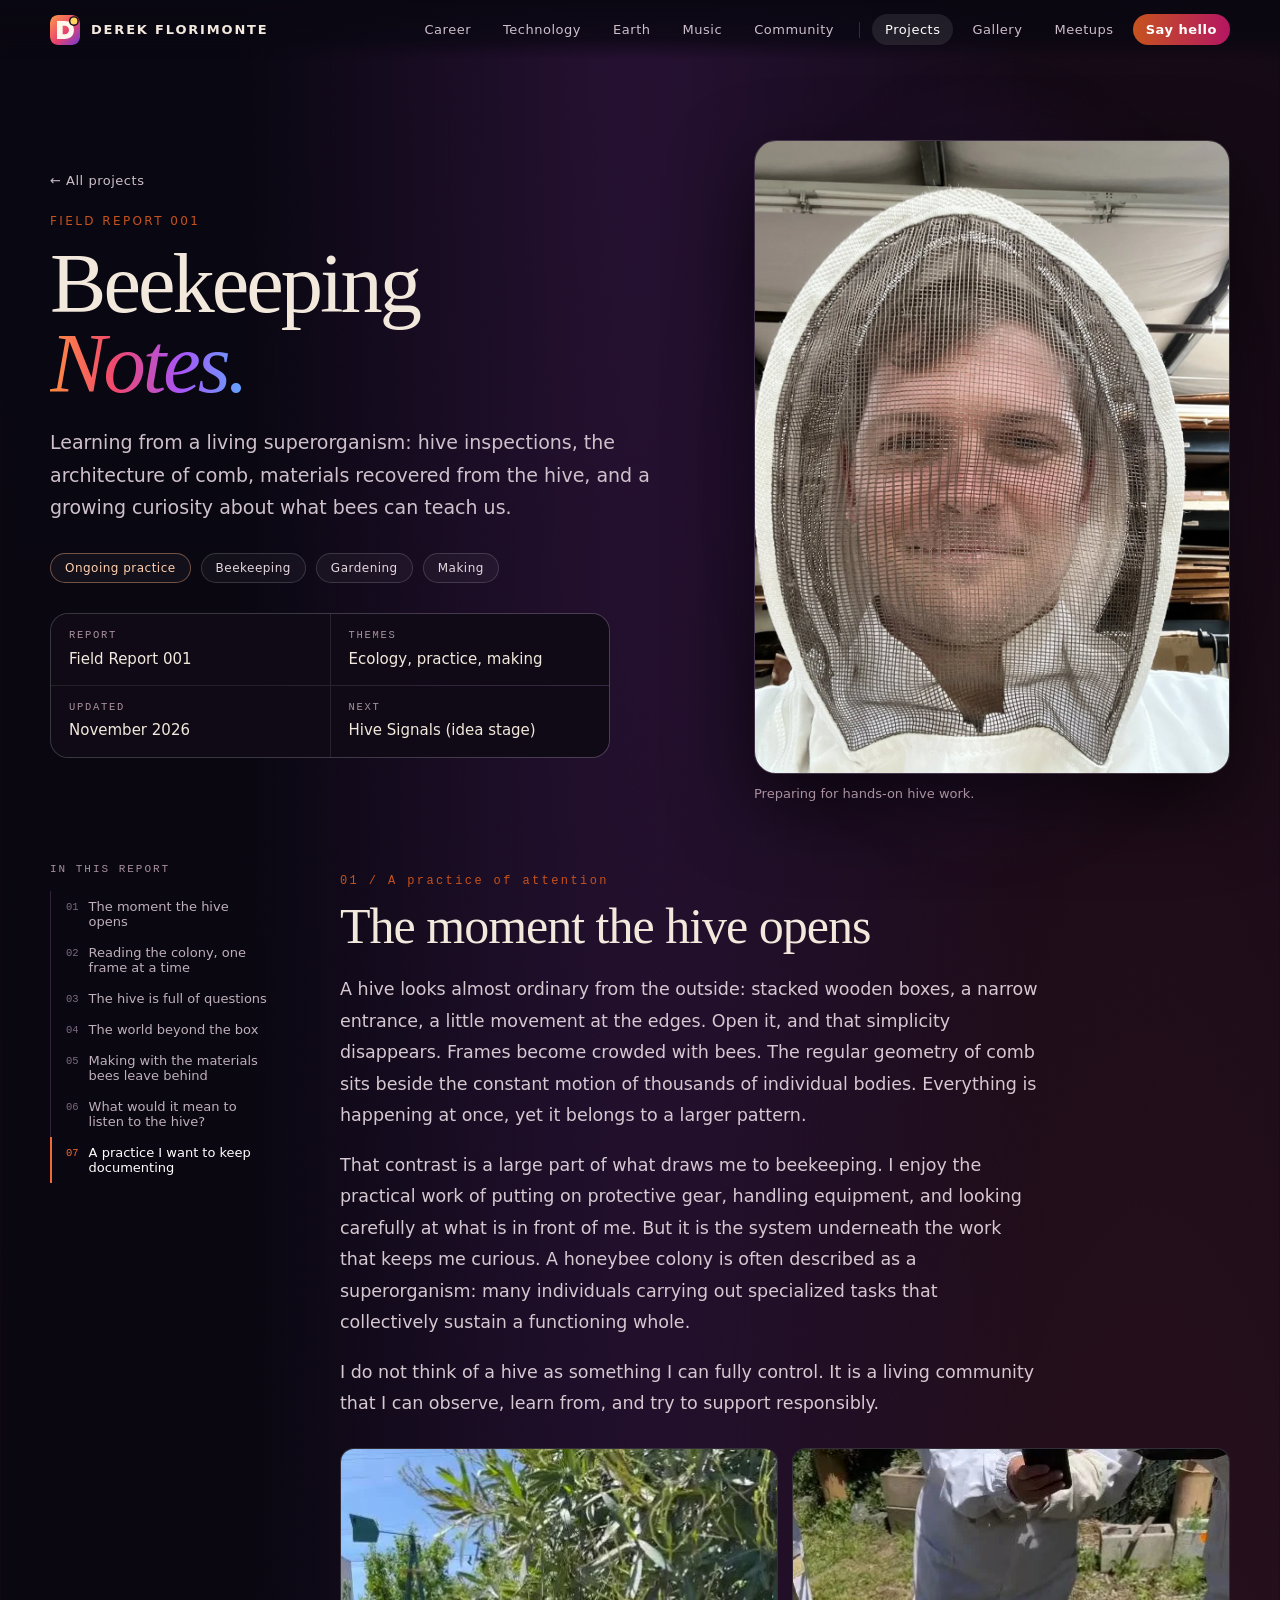
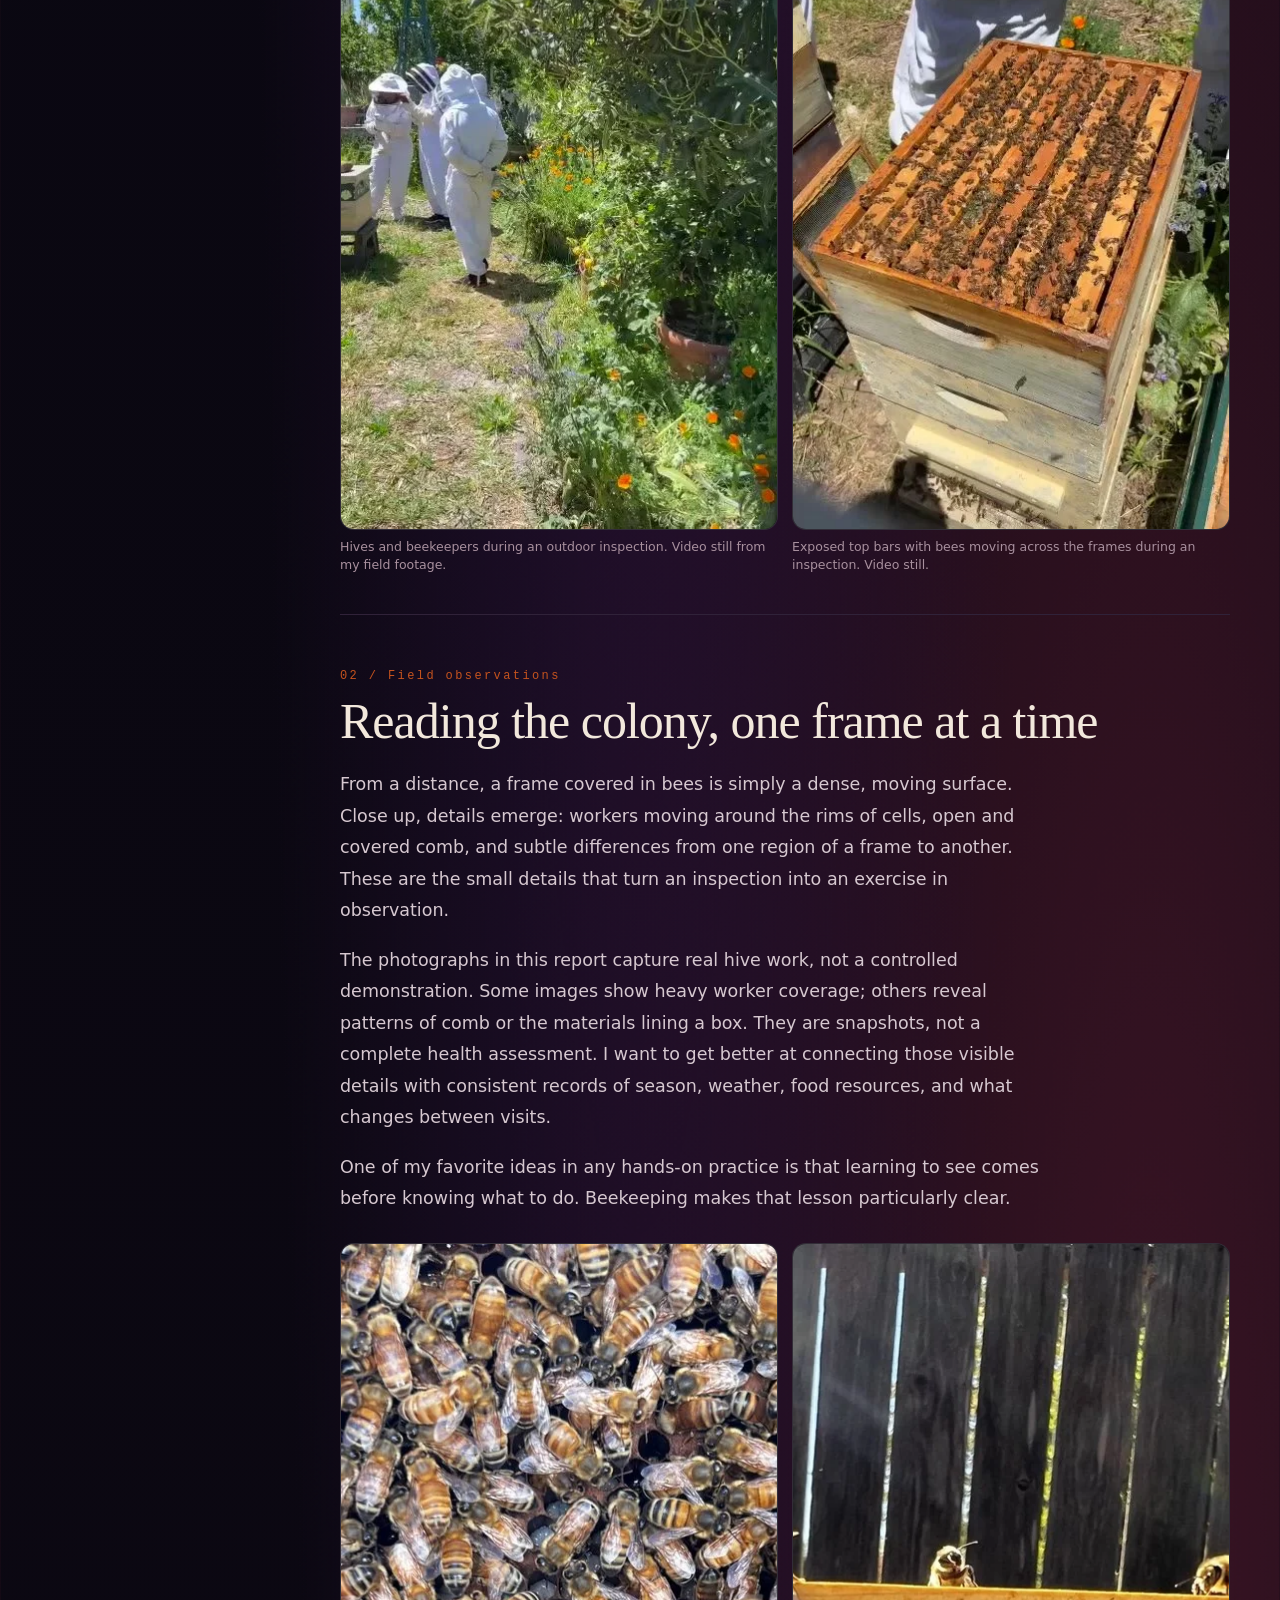
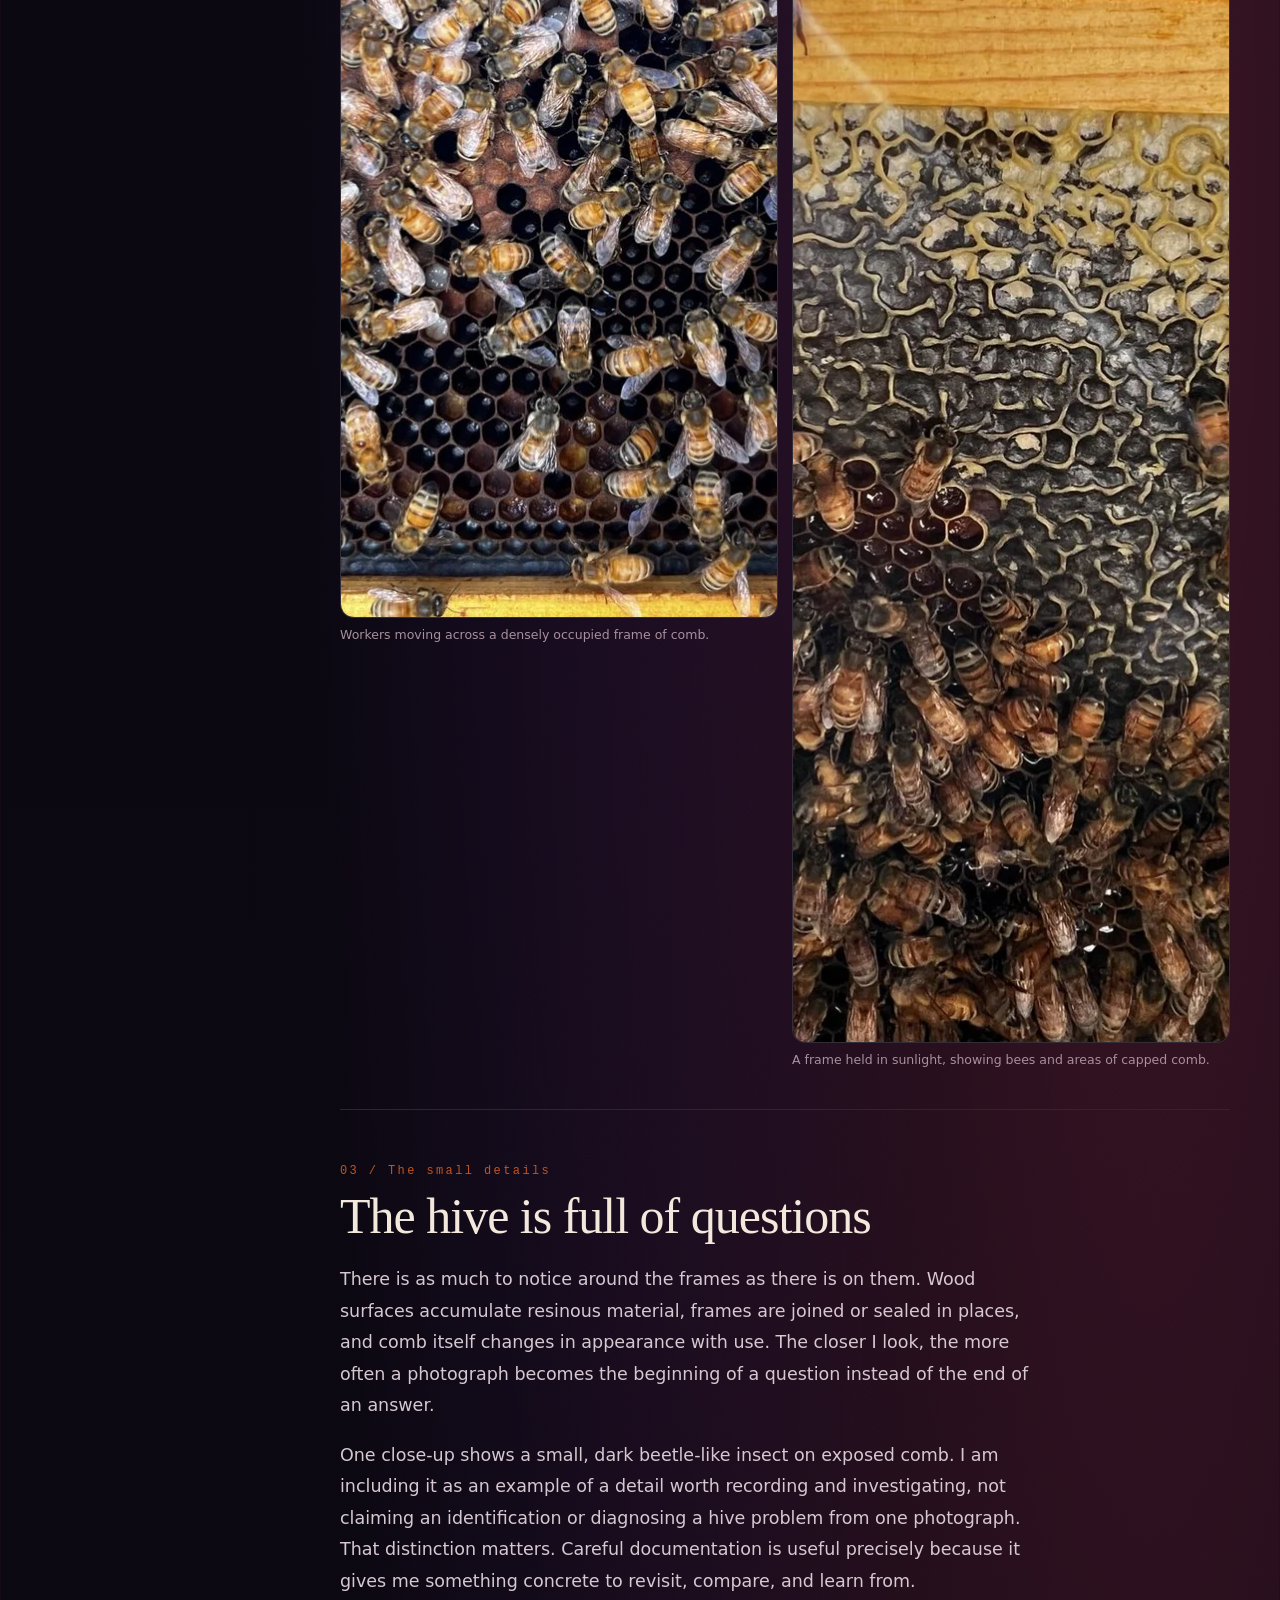
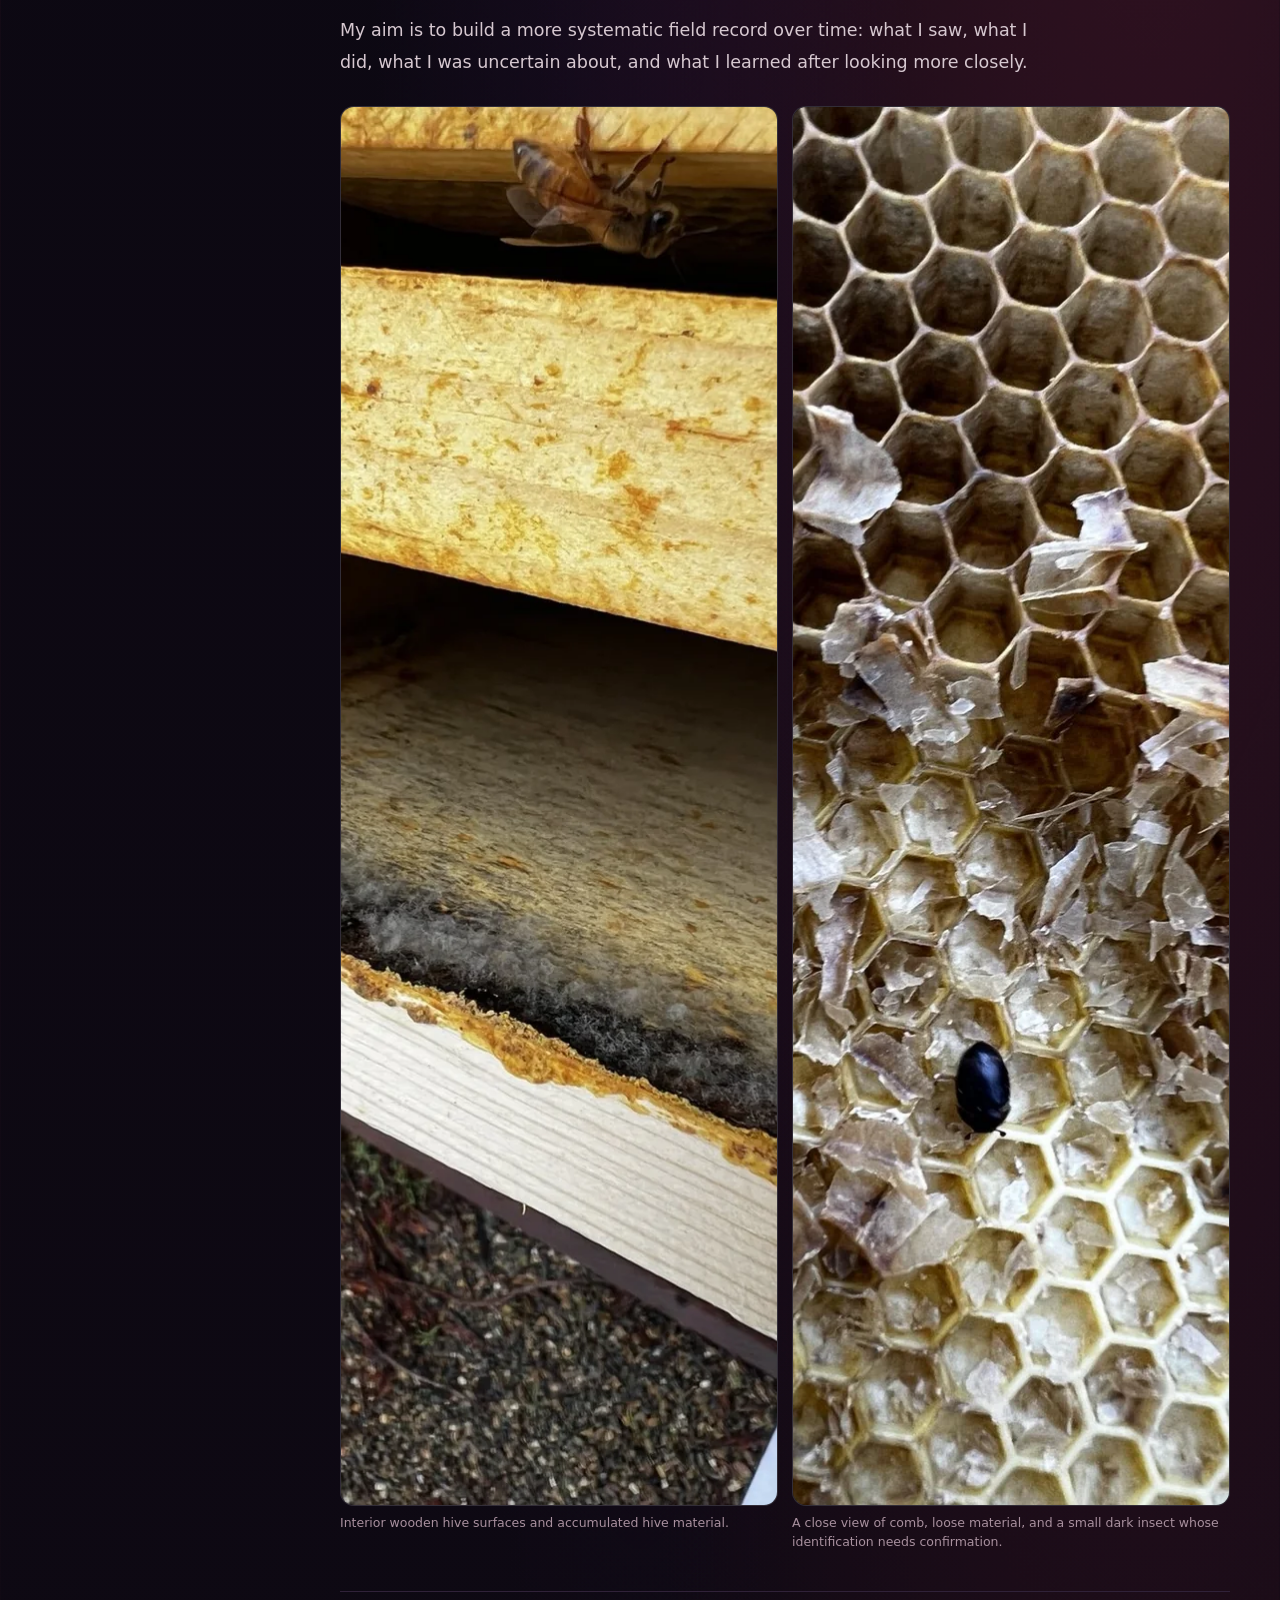
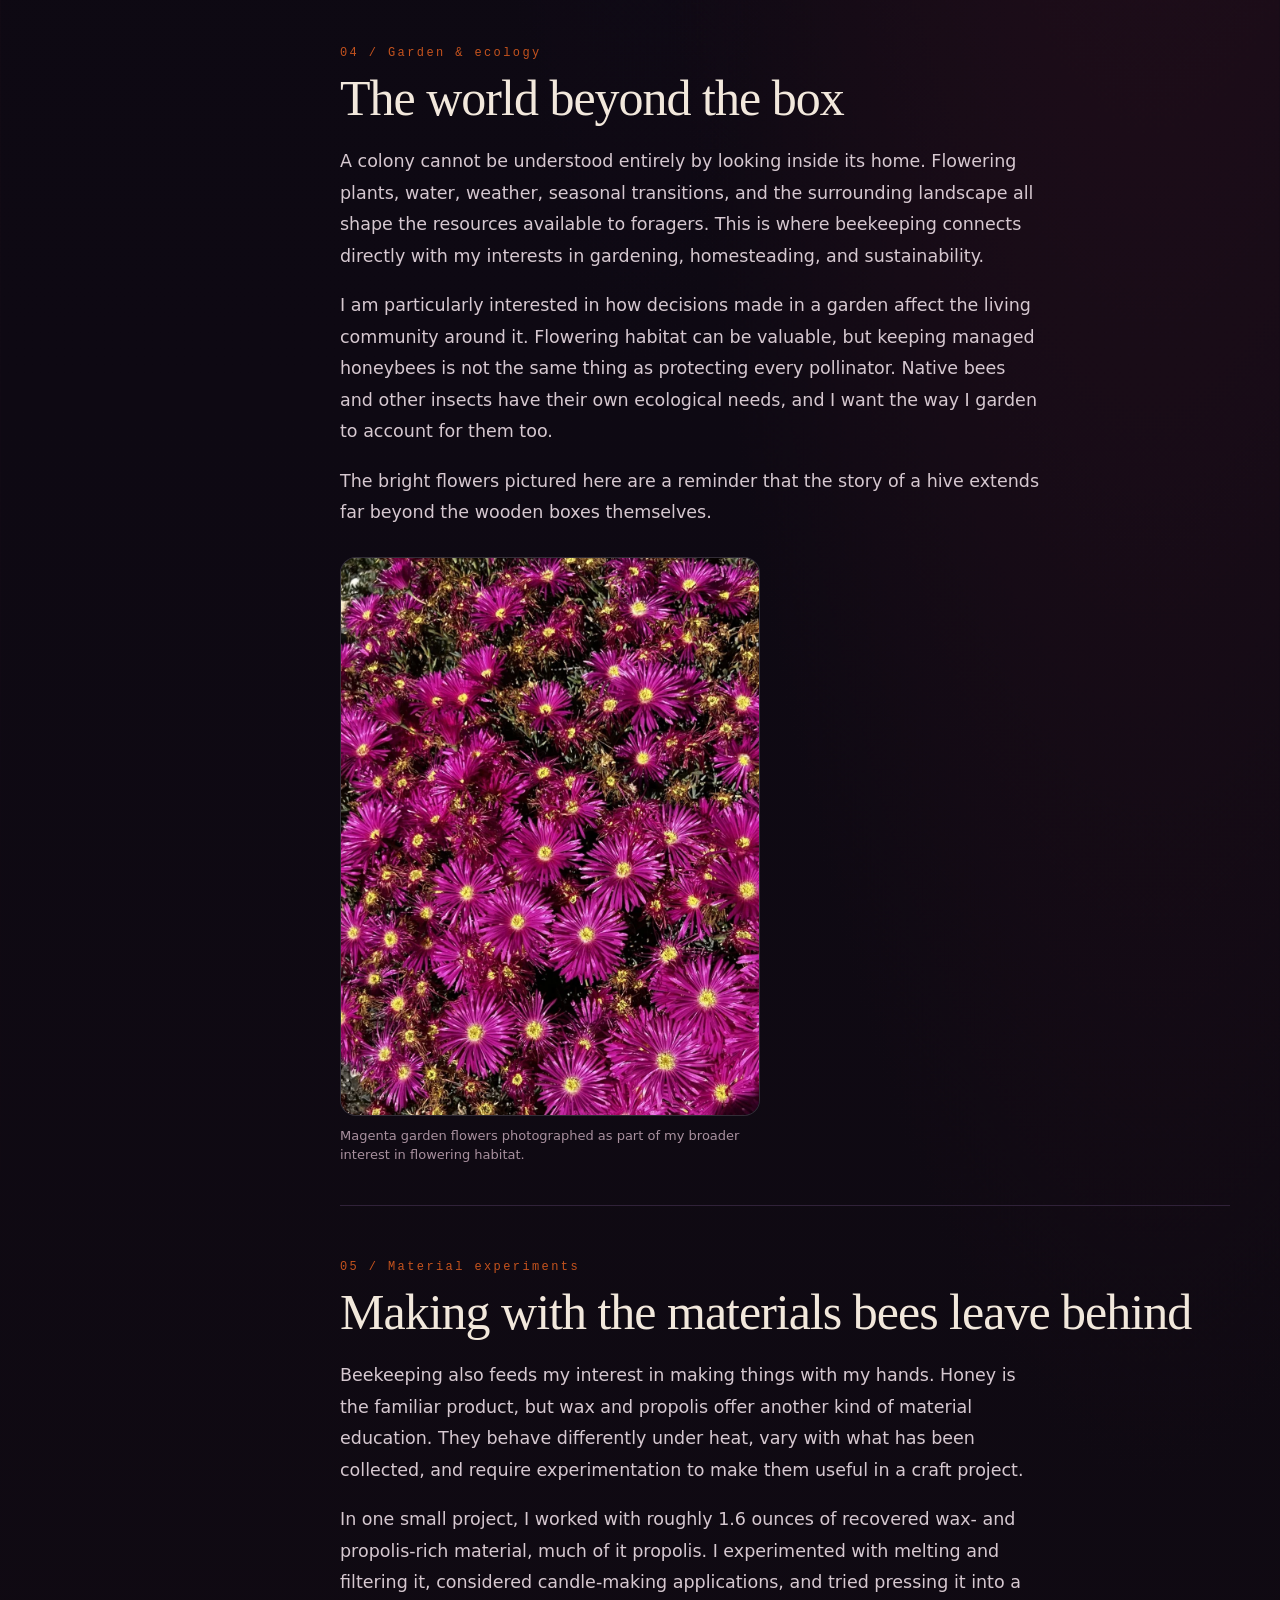
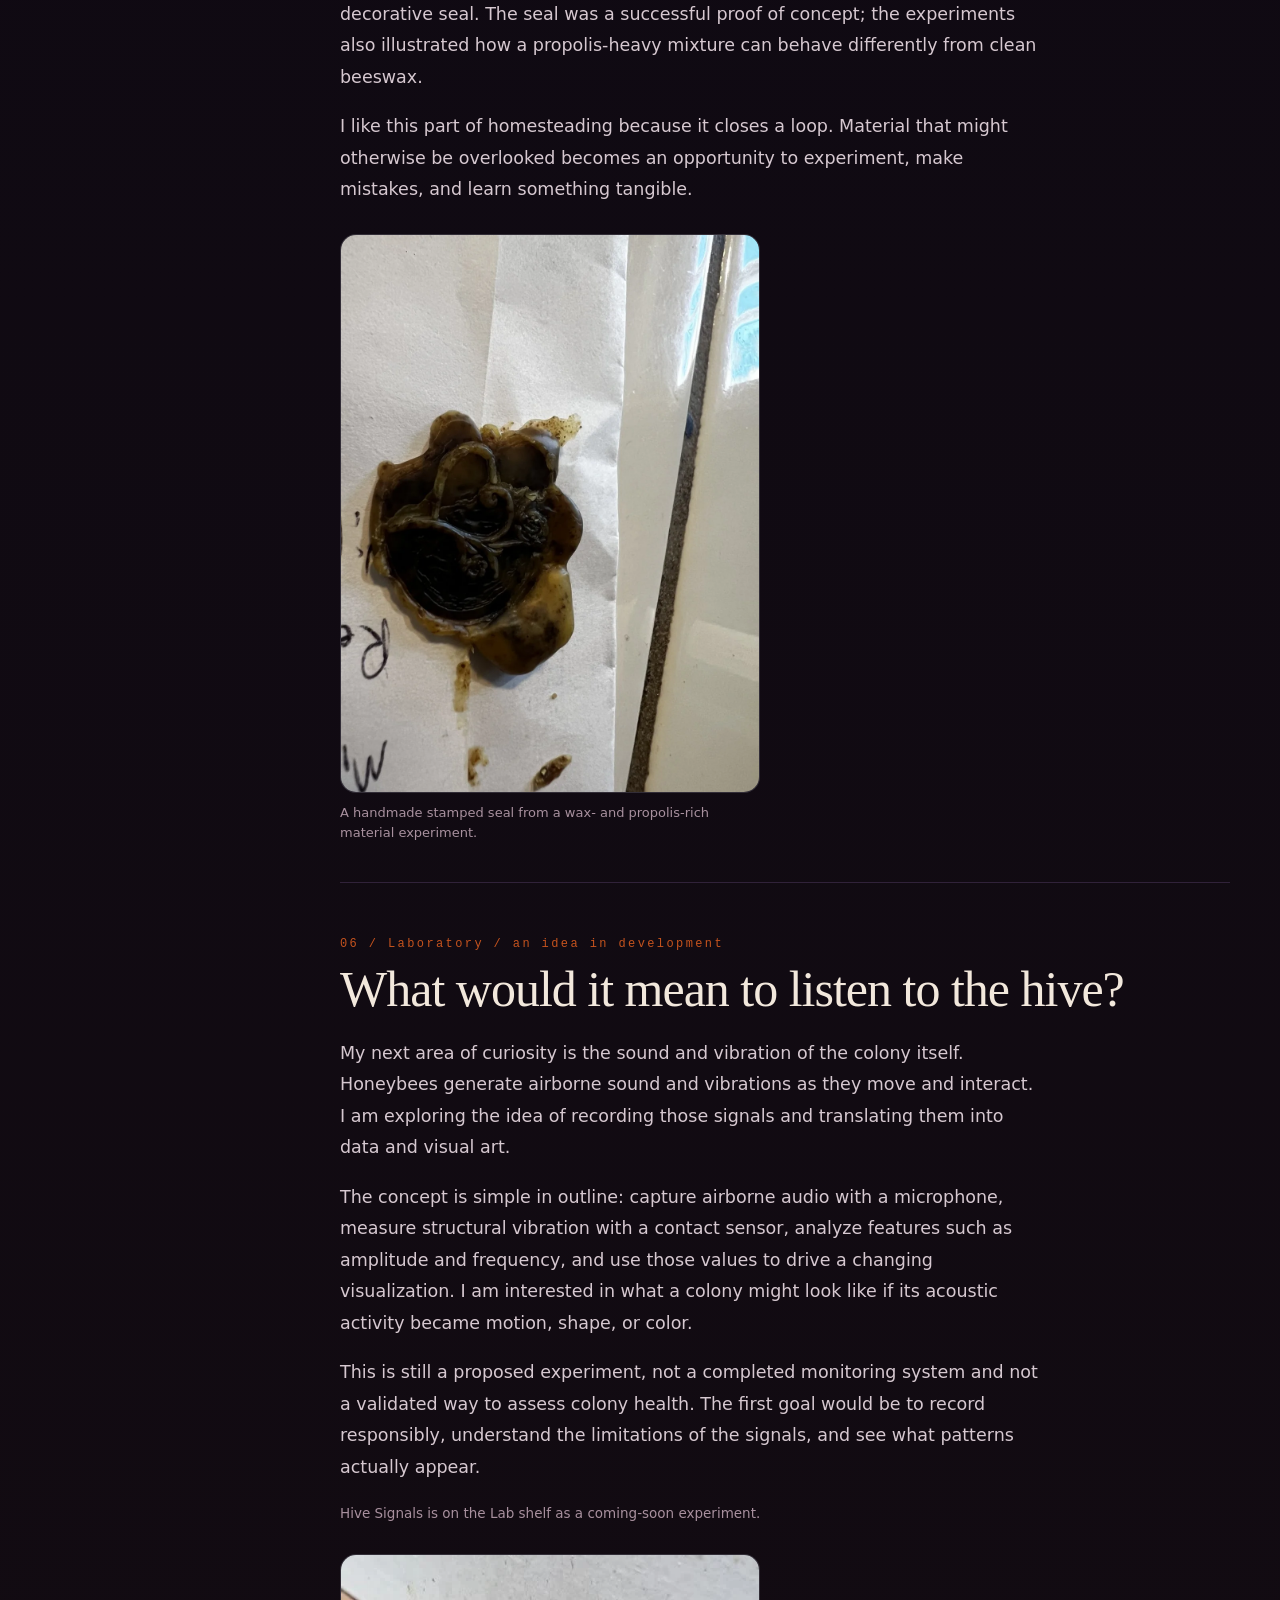
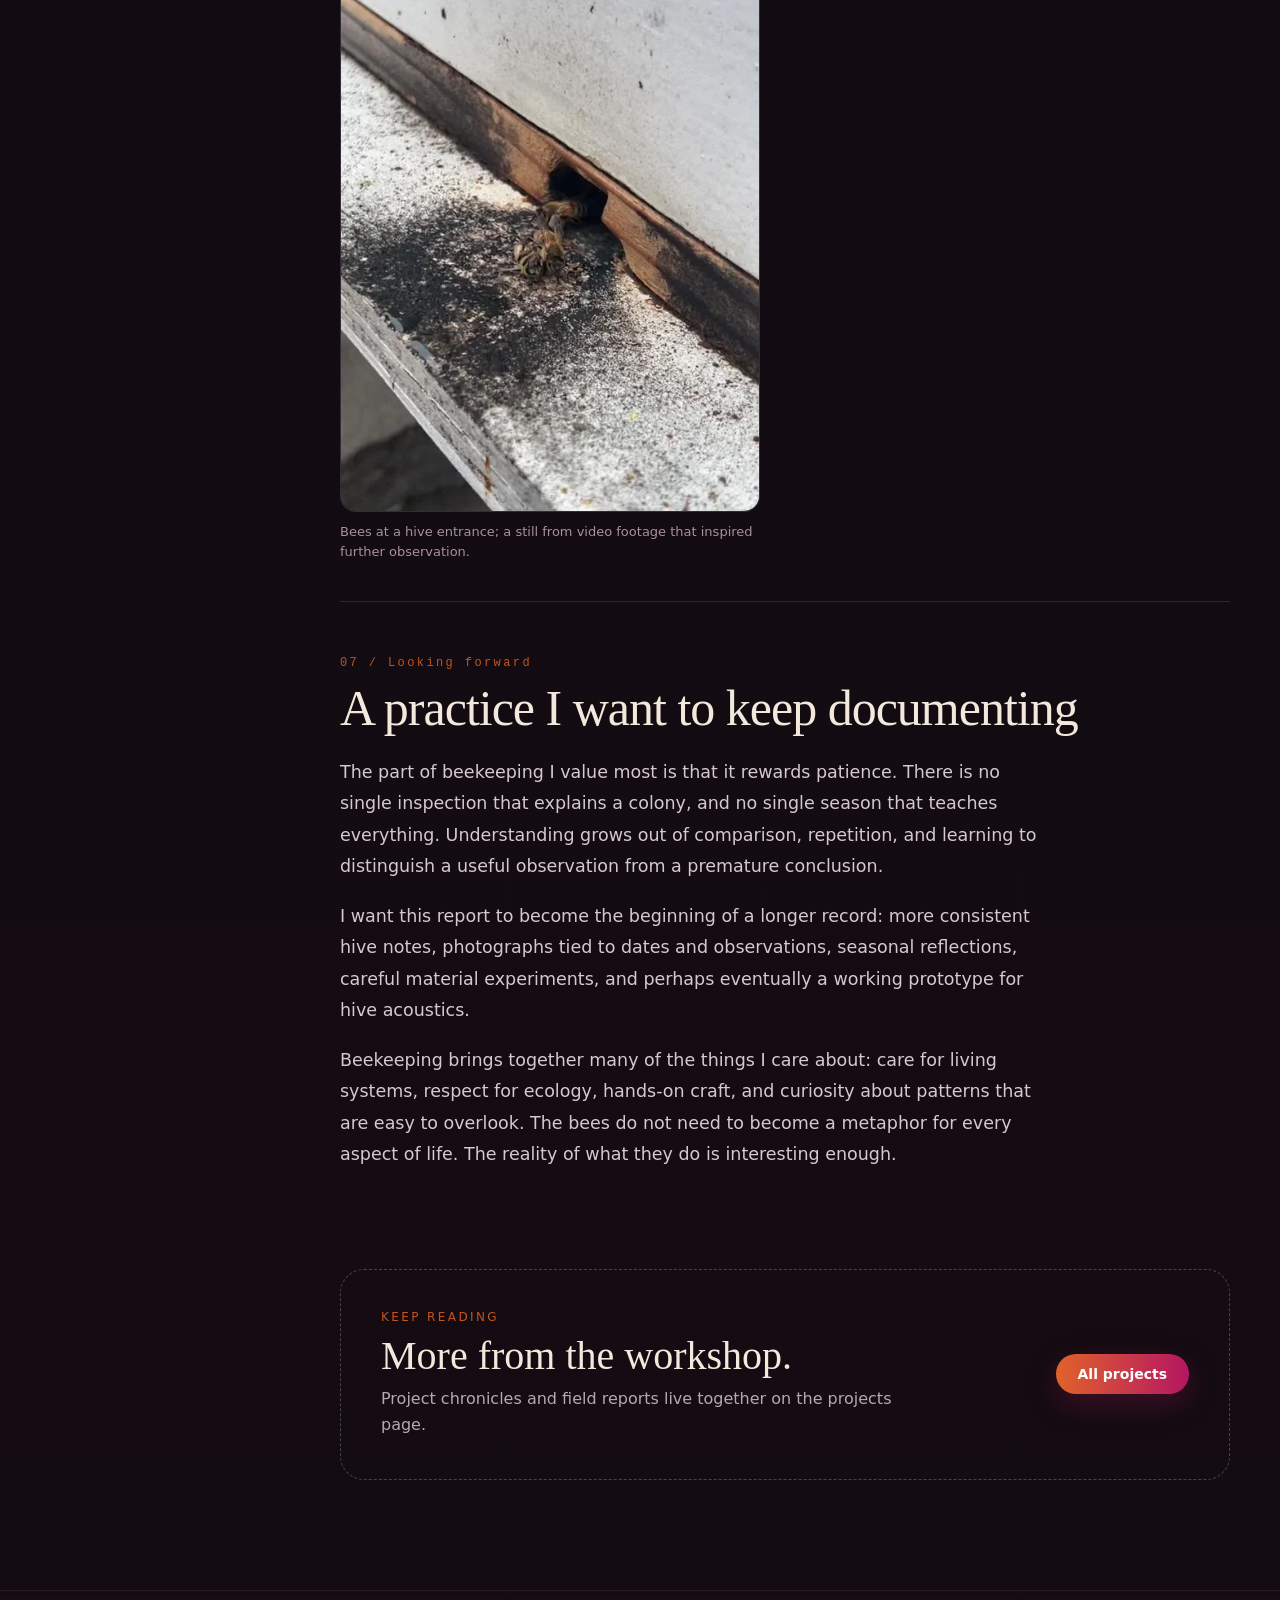
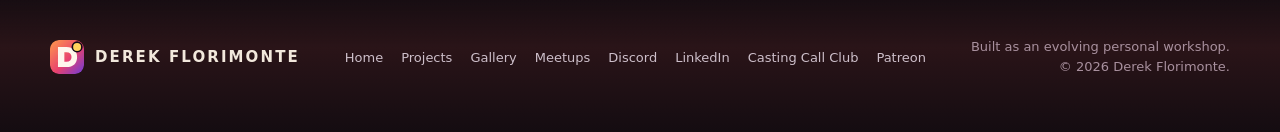
<file: public/field-report-001-beekeeping.html>
<!doctype html><html lang="en"><head><meta charset="utf-8"><meta name="viewport" content="width=device-width,initial-scale=1">
<title>Beekeeping Field Report 001 | Derek Florimonte</title><link rel="icon" href="assets/favicon.svg" type="image/svg+xml"><link rel="icon" href="assets/favicon-32.png" type="image/png" sizes="32x32"><link rel="shortcut icon" href="assets/favicon.ico"><link rel="apple-touch-icon" href="assets/apple-touch-icon.png"><meta name="theme-color" content="#090711">
<meta name="description" content="A personal field report on hive inspections, the architecture of comb, materials recovered from the hive, and a growing curiosity about what bees can teach us."><meta property="og:type" content="article"><meta property="og:site_name" content="Derek Florimonte"><meta property="og:title" content="Beekeeping: Learning From a Living Superorganism"><meta property="og:description" content="A personal field report on hive inspections, comb, materials from the hive, and what bees can teach us."><meta property="og:url" content="https://senseofsalience.com/field-report-001-beekeeping.html"><meta property="og:image" content="https://senseofsalience.com/assets/field-report-001/img-04.webp"><meta name="twitter:card" content="summary_large_image"><meta name="twitter:image" content="https://senseofsalience.com/assets/field-report-001/img-04.webp">
<link rel="stylesheet" href="assets/subpage.css"><link rel="stylesheet" href="assets/chronicle.css"></head><body>
<nav id="topnav" aria-label="Site"><div class="wrap navin">
<a class="mark" href="index.html" aria-label="Derek Florimonte, home"><img src="assets/favicon.svg" alt=""><span class="mark-t">Derek Florimonte</span></a>
<div class="links"><a href="index.html#career">Career</a><a href="index.html#technology">Technology</a><a href="index.html#earth">Earth</a><a href="index.html#music">Music</a><a href="index.html#community">Community</a><span class="sep" aria-hidden="true"></span><a href="projects.html" class="on" aria-current="page">Projects</a><a href="gallery.html">Gallery</a><a href="meetups.html">Meetups</a><a class="ct-link" href="index.html#contact">Say hello</a></div></div></nav>
<main>
<header class="wrap ch-hero"><div><a class="ch-back" href="projects.html">&larr; All projects</a><div class="eyebrow">Field Report 001</div><h1>Beekeeping<br><span class="grad">Notes.</span></h1>
<p class="lede">Learning from a living superorganism: hive inspections, the architecture of comb, materials recovered from the hive, and a growing curiosity about what bees can teach us.</p>
<div class="ch-badges"><span class="ch-badge ok">Ongoing practice</span><span class="ch-badge">Beekeeping</span><span class="ch-badge">Gardening</span><span class="ch-badge">Making</span></div>
<dl class="ch-facts"><div><dt>Report</dt><dd>Field Report 001</dd></div><div><dt>Themes</dt><dd>Ecology, practice, making</dd></div><div><dt>Updated</dt><dd>November 2026</dd></div><div><dt>Next</dt><dd>Hive Signals (idea stage)</dd></div></dl></div>
<figure><img src="assets/field-report-001/img-01.webp" width="1050" height="1400" decoding="async" fetchpriority="high" alt="Derek in a white protective suit and mesh veil, smiling, ready for hive work" data-cap="Preparing for hands-on hive work."><figcaption>Preparing for hands-on hive work.</figcaption></figure></header>
<div class="wrap ch-body"><aside class="ch-toc" aria-label="Sections"><h2>In this report</h2><ol><li><a href="#s01"><b>01</b>The moment the hive opens</a></li><li><a href="#s02"><b>02</b>Reading the colony, one frame at a time</a></li><li><a href="#s03"><b>03</b>The hive is full of questions</a></li><li><a href="#s04"><b>04</b>The world beyond the box</a></li><li><a href="#s05"><b>05</b>Making with the materials bees leave behind</a></li><li><a href="#s06"><b>06</b>What would it mean to listen to the hive?</a></li><li><a href="#s07"><b>07</b>A practice I want to keep documenting</a></li></ol></aside><article><section class="ch-sec" id="s01"><div class="no">01 / A practice of attention</div><h2>The moment the hive opens</h2><p>A hive looks almost ordinary from the outside: stacked wooden boxes, a narrow entrance, a little movement at the edges. Open it, and that simplicity disappears. Frames become crowded with bees. The regular geometry of comb sits beside the constant motion of thousands of individual bodies. Everything is happening at once, yet it belongs to a larger pattern.</p><p>That contrast is a large part of what draws me to beekeeping. I enjoy the practical work of putting on protective gear, handling equipment, and looking carefully at what is in front of me. But it is the system underneath the work that keeps me curious. A honeybee colony is often described as a superorganism: many individuals carrying out specialized tasks that collectively sustain a functioning whole.</p><p>I do not think of a hive as something I can fully control. It is a living community that I can observe, learn from, and try to support responsibly.</p><div class="ch-grid c2"><figure><img src="assets/field-report-001/img-02.webp" width="512" height="682" loading="lazy" decoding="async" alt="Hives and beekeepers working among garden beds during an outdoor inspection" data-cap="Hives and beekeepers during an outdoor inspection. Video still from my field footage."><figcaption>Hives and beekeepers during an outdoor inspection. Video still from my field footage.</figcaption></figure><figure><img src="assets/field-report-001/img-03.webp" width="512" height="682" loading="lazy" decoding="async" alt="An open hive box with bees moving across the exposed top bars" data-cap="Exposed top bars with bees moving across the frames during an inspection. Video still."><figcaption>Exposed top bars with bees moving across the frames during an inspection. Video still.</figcaption></figure></div></section><section class="ch-sec" id="s02"><div class="no">02 / Field observations</div><h2>Reading the colony, one frame at a time</h2><p>From a distance, a frame covered in bees is simply a dense, moving surface. Close up, details emerge: workers moving around the rims of cells, open and covered comb, and subtle differences from one region of a frame to another. These are the small details that turn an inspection into an exercise in observation.</p><p>The photographs in this report capture real hive work, not a controlled demonstration. Some images show heavy worker coverage; others reveal patterns of comb or the materials lining a box. They are snapshots, not a complete health assessment. I want to get better at connecting those visible details with consistent records of season, weather, food resources, and what changes between visits.</p><p>One of my favorite ideas in any hands-on practice is that learning to see comes before knowing what to do. Beekeeping makes that lesson particularly clear.</p><div class="ch-grid c2"><figure><img src="assets/field-report-001/img-04.webp" width="1300" height="975" loading="lazy" decoding="async" alt="Dense coverage of honeybees on a frame of comb" data-cap="Workers moving across a densely occupied frame of comb."><figcaption>Workers moving across a densely occupied frame of comb.</figcaption></figure><figure><img src="assets/field-report-001/img-05.webp" width="1050" height="1400" loading="lazy" decoding="async" alt="A hive frame held in sunlight, covered in bees with some capped comb" data-cap="A frame held in sunlight, showing bees and areas of capped comb."><figcaption>A frame held in sunlight, showing bees and areas of capped comb.</figcaption></figure></div></section><section class="ch-sec" id="s03"><div class="no">03 / The small details</div><h2>The hive is full of questions</h2><p>There is as much to notice around the frames as there is on them. Wood surfaces accumulate resinous material, frames are joined or sealed in places, and comb itself changes in appearance with use. The closer I look, the more often a photograph becomes the beginning of a question instead of the end of an answer.</p><p>One close-up shows a small, dark beetle-like insect on exposed comb. I am including it as an example of a detail worth recording and investigating, not claiming an identification or diagnosing a hive problem from one photograph. That distinction matters. Careful documentation is useful precisely because it gives me something concrete to revisit, compare, and learn from.</p><p>My aim is to build a more systematic field record over time: what I saw, what I did, what I was uncertain about, and what I learned after looking more closely.</p><div class="ch-grid c2"><figure><img src="assets/field-report-001/img-06.webp" width="1050" height="1400" loading="lazy" decoding="async" alt="Interior wooden hive box surfaces with accumulated resinous material" data-cap="Interior wooden hive surfaces and accumulated hive material."><figcaption>Interior wooden hive surfaces and accumulated hive material.</figcaption></figure><figure><img src="assets/field-report-001/img-07.webp" width="1050" height="1400" loading="lazy" decoding="async" alt="Close-up of comb with loose material and a small dark insect" data-cap="A close view of comb, loose material, and a small dark insect whose identification needs confirmation."><figcaption>A close view of comb, loose material, and a small dark insect whose identification needs confirmation.</figcaption></figure></div></section><section class="ch-sec" id="s04"><div class="no">04 / Garden &amp; ecology</div><h2>The world beyond the box</h2><p>A colony cannot be understood entirely by looking inside its home. Flowering plants, water, weather, seasonal transitions, and the surrounding landscape all shape the resources available to foragers. This is where beekeeping connects directly with my interests in gardening, homesteading, and sustainability.</p><p>I am particularly interested in how decisions made in a garden affect the living community around it. Flowering habitat can be valuable, but keeping managed honeybees is not the same thing as protecting every pollinator. Native bees and other insects have their own ecological needs, and I want the way I garden to account for them too.</p><p>The bright flowers pictured here are a reminder that the story of a hive extends far beyond the wooden boxes themselves.</p><figure class="ch-fig narrow"><img src="assets/field-report-001/img-08.webp" width="1050" height="1400" loading="lazy" decoding="async" alt="Bright magenta flowers in a garden" data-cap="Magenta garden flowers photographed as part of my broader interest in flowering habitat."><figcaption>Magenta garden flowers photographed as part of my broader interest in flowering habitat.</figcaption></figure></section><section class="ch-sec" id="s05"><div class="no">05 / Material experiments</div><h2>Making with the materials bees leave behind</h2><p>Beekeeping also feeds my interest in making things with my hands. Honey is the familiar product, but wax and propolis offer another kind of material education. They behave differently under heat, vary with what has been collected, and require experimentation to make them useful in a craft project.</p><p>In one small project, I worked with roughly 1.6 ounces of recovered wax- and propolis-rich material, much of it propolis. I experimented with melting and filtering it, considered candle-making applications, and tried pressing it into a decorative seal. The seal was a successful proof of concept; the experiments also illustrated how a propolis-heavy mixture can behave differently from clean beeswax.</p><p>I like this part of homesteading because it closes a loop. Material that might otherwise be overlooked becomes an opportunity to experiment, make mistakes, and learn something tangible.</p><figure class="ch-fig narrow"><img src="assets/field-report-001/img-09.webp" width="1050" height="1400" loading="lazy" decoding="async" alt="A dark handmade seal pressed from a wax and propolis mixture on paper" data-cap="A handmade stamped seal from a wax- and propolis-rich material experiment."><figcaption>A handmade stamped seal from a wax- and propolis-rich material experiment.</figcaption></figure></section><section class="ch-sec" id="s06"><div class="no">06 / Laboratory / an idea in development</div><h2>What would it mean to listen to the hive?</h2><p>My next area of curiosity is the sound and vibration of the colony itself. Honeybees generate airborne sound and vibrations as they move and interact. I am exploring the idea of recording those signals and translating them into data and visual art.</p><p>The concept is simple in outline: capture airborne audio with a microphone, measure structural vibration with a contact sensor, analyze features such as amplitude and frequency, and use those values to drive a changing visualization. I am interested in what a colony might look like if its acoustic activity became motion, shape, or color.</p><p>This is still a proposed experiment, not a completed monitoring system and not a validated way to assess colony health. The first goal would be to record responsibly, understand the limitations of the signals, and see what patterns actually appear.</p><p class="ch-note">Hive Signals is on the Lab shelf as a coming-soon experiment.</p><figure class="ch-fig narrow"><img src="assets/field-report-001/img-10.webp" width="512" height="682" loading="lazy" decoding="async" alt="Bees active near the entrance of a hive" data-cap="Bees at a hive entrance; a still from video footage that inspired further observation."><figcaption>Bees at a hive entrance; a still from video footage that inspired further observation.</figcaption></figure></section><section class="ch-sec" id="s07"><div class="no">07 / Looking forward</div><h2>A practice I want to keep documenting</h2><p>The part of beekeeping I value most is that it rewards patience. There is no single inspection that explains a colony, and no single season that teaches everything. Understanding grows out of comparison, repetition, and learning to distinguish a useful observation from a premature conclusion.</p><p>I want this report to become the beginning of a longer record: more consistent hive notes, photographs tied to dates and observations, seasonal reflections, careful material experiments, and perhaps eventually a working prototype for hive acoustics.</p><p>Beekeeping brings together many of the things I care about: care for living systems, respect for ecology, hands-on craft, and curiosity about patterns that are easy to overlook. The bees do not need to become a metaphor for every aspect of life. The reality of what they do is interesting enough.</p></section>
<div class="ch-next"><div><div class="eyebrow">Keep reading</div><h2>More from the workshop.</h2><p>Project chronicles and field reports live together on the projects page.</p></div><a class="btn" href="projects.html">All projects</a></div></article></div></main>
<footer><div class="wrap foot"><a class="mark" href="index.html"><img src="assets/favicon.svg" alt="">DEREK FLORIMONTE</a>
<div class="foot-links"><a href="index.html">Home</a><a href="projects.html">Projects</a><a href="gallery.html">Gallery</a><a href="meetups.html">Meetups</a><a href="https://discord.gg/cKeEyGYXC" target="_blank" rel="noopener">Discord</a><a href="https://www.linkedin.com/in/derekflorimonte/" target="_blank" rel="noopener">LinkedIn</a><a href="https://www.castingcall.club/m/dflomo" target="_blank" rel="noopener">Casting Call Club</a><a href="https://www.patreon.com/dflomo" target="_blank" rel="noopener">Patreon</a></div>
<div class="footnote">Built as an evolving personal workshop.<br>&copy; <span id="year"></span> Derek Florimonte.</div></div></footer>
<div class="lb" id="lb" role="dialog" aria-modal="true" aria-label="Image viewer"><button class="x" aria-label="Close">&times;</button><button class="pv" aria-label="Previous photo">&#8249;</button><img alt=""><button class="nx" aria-label="Next photo">&#8250;</button><p></p></div>
<script src="assets/data/meetups.js"></script><script src="assets/nav-soon.js"></script>
<script>
document.getElementById('year').textContent=new Date().getFullYear();
var nv=document.getElementById('topnav');function sc(){nv.classList.toggle('sm',scrollY>30)}addEventListener('scroll',sc,{passive:true});sc();
(function(){var L=[].slice.call(document.querySelectorAll('.ch-sec'));var A=[].slice.call(document.querySelectorAll('.ch-toc a'));if(!('IntersectionObserver' in window))return;
var io=new IntersectionObserver(function(es){es.forEach(function(e){if(e.isIntersecting){A.forEach(function(a){a.classList.toggle('on',a.getAttribute('href')==='#'+e.target.id)})}})},{rootMargin:'-30% 0px -60% 0px'});L.forEach(function(s){io.observe(s)})})();
(function(){var im=[].slice.call(document.querySelectorAll('img[data-cap]')),lb=document.getElementById('lb'),pic=lb.querySelector('img'),cp=lb.querySelector('p'),i=0,last=null;
function show(n){i=(n+im.length)%im.length;pic.src=im[i].src;pic.alt=im[i].alt;cp.textContent=im[i].getAttribute('data-cap')||''}
function open(n){last=document.activeElement;show(n);lb.classList.add('open');document.body.style.overflow='hidden';lb.querySelector('.x').focus()}
function close(){lb.classList.remove('open');document.body.style.overflow='';if(last)last.focus()}
im.forEach(function(x,n){x.tabIndex=0;x.setAttribute('role','button');x.addEventListener('click',function(){open(n)});x.addEventListener('keydown',function(e){if(e.key==='Enter'||e.key===' '){e.preventDefault();open(n)}})});
lb.querySelector('.x').onclick=close;lb.querySelector('.pv').onclick=function(){show(i-1)};lb.querySelector('.nx').onclick=function(){show(i+1)};
lb.addEventListener('click',function(e){if(e.target===lb)close()});
addEventListener('keydown',function(e){if(!lb.classList.contains('open'))return;if(e.key==='Escape')close();if(e.key==='ArrowLeft')show(i-1);if(e.key==='ArrowRight')show(i+1)})})();
</script><script src="assets/analytics.js" defer></script></body></html>
</file>
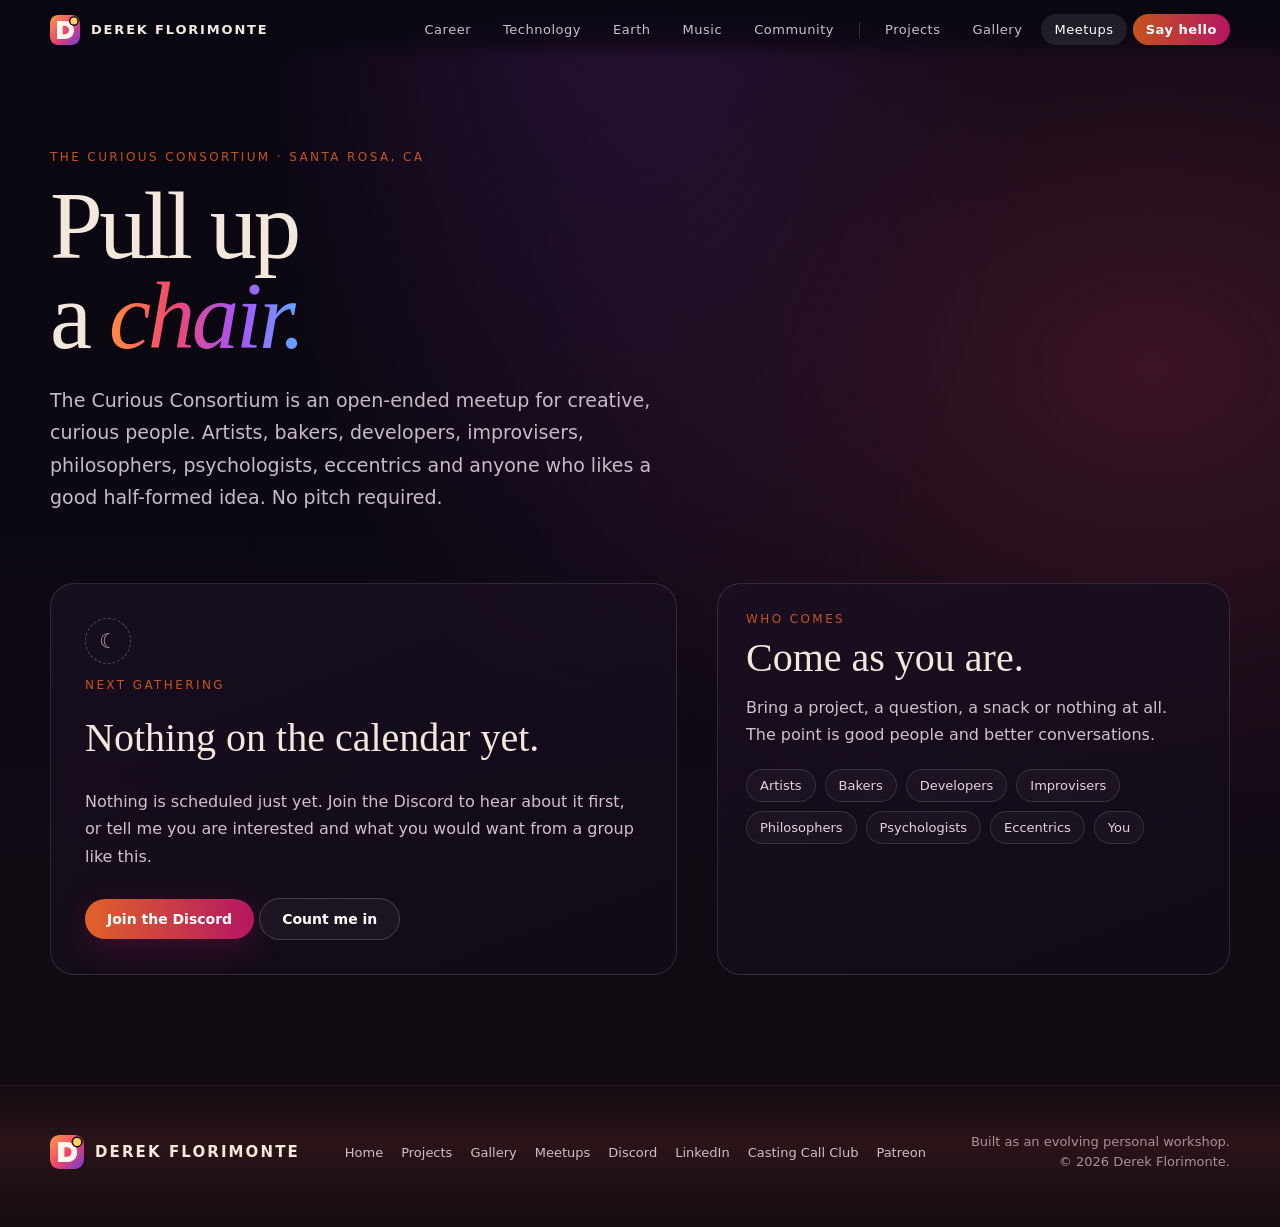
<file: public/meetups.html>
<!doctype html><html lang="en"><head><meta charset="utf-8"><meta name="viewport" content="width=device-width,initial-scale=1">
<title>Meetups | Derek Florimonte</title><link rel="icon" href="assets/favicon.svg" type="image/svg+xml"><link rel="icon" href="assets/favicon-32.png" type="image/png" sizes="32x32"><link rel="shortcut icon" href="assets/favicon.ico"><link rel="apple-touch-icon" href="assets/apple-touch-icon.png"><meta name="theme-color" content="#090711">
<meta name="description" content="Gatherings for creative, curious people in Santa Rosa, with what is coming up and what happened last time."><meta property="og:type" content="website"><meta property="og:site_name" content="Derek Florimonte"><meta property="og:title" content="Meetups | Derek Florimonte"><meta property="og:description" content="Gatherings for creative, curious people in Santa Rosa, with what is coming up and what happened last time."><meta property="og:url" content="https://senseofsalience.com/meetups.html"><meta property="og:image" content="https://senseofsalience.com/assets/og-image.jpg"><meta property="og:image:width" content="1200"><meta property="og:image:height" content="630"><meta name="twitter:card" content="summary_large_image"><meta name="twitter:image" content="https://senseofsalience.com/assets/og-image.jpg">
<link rel="stylesheet" href="assets/subpage.css"></head><body>
<nav id="topnav" aria-label="Site"><div class="wrap navin">
<a class="mark" href="index.html" aria-label="Derek Florimonte, home"><img src="assets/favicon.svg" alt=""><span class="mark-t">Derek Florimonte</span></a>
<div class="links"><a href="index.html#career">Career</a><a href="index.html#technology">Technology</a><a href="index.html#earth">Earth</a><a href="index.html#music">Music</a><a href="index.html#community">Community</a><span class="sep" aria-hidden="true"></span><a href="projects.html">Projects</a><a href="gallery.html">Gallery</a><a href="meetups.html" class="on" aria-current="page">Meetups</a><a class="ct-link" href="index.html#contact">Say hello</a></div></div></nav>
<main><header class="pg-head wrap"><div class="eyebrow">The Curious Consortium &middot; Santa Rosa, CA</div><h1>Pull up<br>a <span class="grad">chair.</span></h1><p>The Curious Consortium is an open-ended meetup for creative, curious people. Artists, bakers, developers, improvisers, philosophers, psychologists, eccentrics and anyone who likes a good half-formed idea. No pitch required.</p></header>
<section class="wrap mu-grid" aria-label="Next gathering">
<div class="card" id="nextCard"></div>
<div class="up" id="upCol"><div class="card"><div class="eyebrow">Who comes</div><h2>Come as you are.</h2><p>Bring a project, a question, a snack or nothing at all. The point is good people and better conversations.</p><div class="who"><span>Artists</span><span>Bakers</span><span>Developers</span><span>Improvisers</span><span>Philosophers</span><span>Psychologists</span><span>Eccentrics</span><span>You</span></div></div></div></section>
<section class="wrap mu-sec" id="history" aria-label="Previous meetups" hidden><div class="eyebrow">The running list</div><h2>What we did last time</h2><p>A short recap after each gathering, newest first.</p><ol class="log" id="log"></ol></section></main>
<footer><div class="wrap foot"><a class="mark" href="index.html"><img src="assets/favicon.svg" alt="">DEREK FLORIMONTE</a>
<div class="foot-links"><a href="index.html">Home</a><a href="projects.html">Projects</a><a href="gallery.html">Gallery</a><a href="meetups.html">Meetups</a><a href="https://discord.gg/cKeEyGYXC" target="_blank" rel="noopener">Discord</a><a href="https://www.linkedin.com/in/derekflorimonte/" target="_blank" rel="noopener">LinkedIn</a><a href="https://www.castingcall.club/m/dflomo" target="_blank" rel="noopener">Casting Call Club</a><a href="https://www.patreon.com/dflomo" target="_blank" rel="noopener">Patreon</a></div>
<div class="footnote">Built as an evolving personal workshop.<br>&copy; <span id="year"></span> Derek Florimonte.</div></div></footer>
<script>document.getElementById('year').textContent=new Date().getFullYear();var n=document.getElementById('topnav');function s(){n.classList.toggle('sm',scrollY>30)}addEventListener('scroll',s,{passive:true});s();</script>
<script src="assets/data/meetups.js"></script><script src="assets/nav-soon.js"></script>
<script>
(function(){const M=window.MEETUPS||{},esc=s=>String(s==null?'':s).replace(/[&<>"]/g,c=>({'&':'&amp;','<':'&lt;','>':'&gt;','"':'&quot;'}[c]));
const join='<a class="btn" href="https://discord.gg/cKeEyGYXC" target="_blank" rel="noopener">Join the Discord</a> <a class="btn ghost" href="index.html?topic=consortium#contact">Count me in</a>';
function ev(e,label){return `<div class="eyebrow">${label}</div><h2>${esc(e.title)}</h2><div class="meta">${[e.date,e.time,e.place].filter(Boolean).map(x=>'<span>'+esc(x)+'</span>').join('')}</div>${e.blurb?'<p>'+esc(e.blurb)+'</p>':''}${e.link?'<a class="btn" href="'+esc(e.link)+'" target="_blank" rel="noopener">'+esc(e.linkLabel||'RSVP')+' &rarr;</a>':''}`}
const nc=document.getElementById('nextCard');
nc.innerHTML=M.next?ev(M.next,'Next gathering'):'<div class="empty"><div class="glyph" aria-hidden="true">&#9790;</div><div class="eyebrow">Next gathering</div><h2>Nothing on the calendar yet.</h2><p>Nothing is scheduled just yet. Join the Discord to hear about it first, or tell me you are interested and what you would want from a group like this.</p><div>'+join+'</div></div>';
const up=document.getElementById('upCol');(M.upcoming||[]).slice().reverse().forEach(e=>{const d=document.createElement('div');d.className='card';d.innerHTML=ev(e,'Also coming up');up.insertBefore(d,up.firstChild)});
const log=document.getElementById('log'),N=M.notes||[];
document.getElementById('history').hidden=!N.length;log.innerHTML=N.length?N.map(n=>`<li><time>${esc(n.date)}</time><div><h3>${esc(n.title)}</h3>${n.recap?'<p>'+esc(n.recap)+'</p>':''}${(n.highlights||[]).length?'<ul>'+n.highlights.map(h=>'<li>'+esc(h)+'</li>').join('')+'</ul>':''}</div></li>`).join(''):'<li style="display:block"><p style="color:#b6a9ad;margin:0">Nothing here yet. After each gathering, the recap shows up on this page.</p></li>';
})();
</script><script src="assets/analytics.js" defer></script></body></html>
</file>
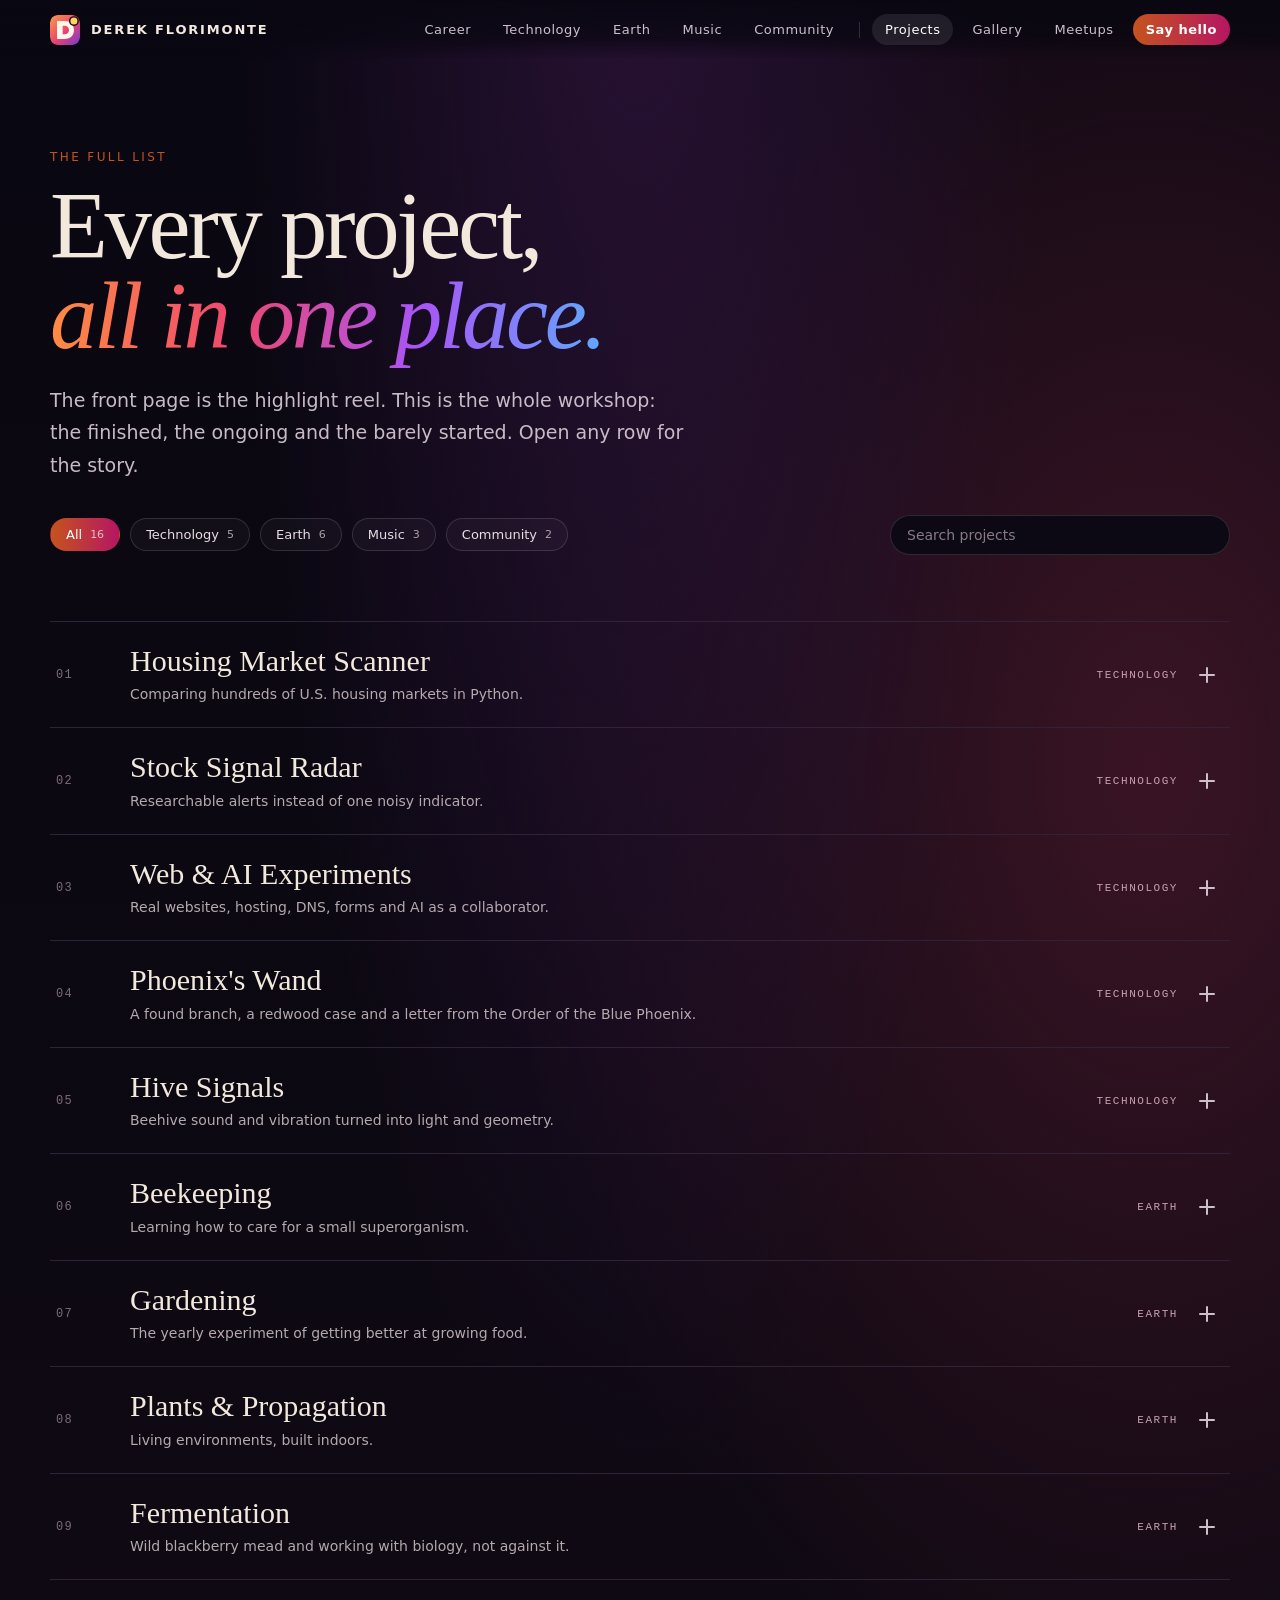
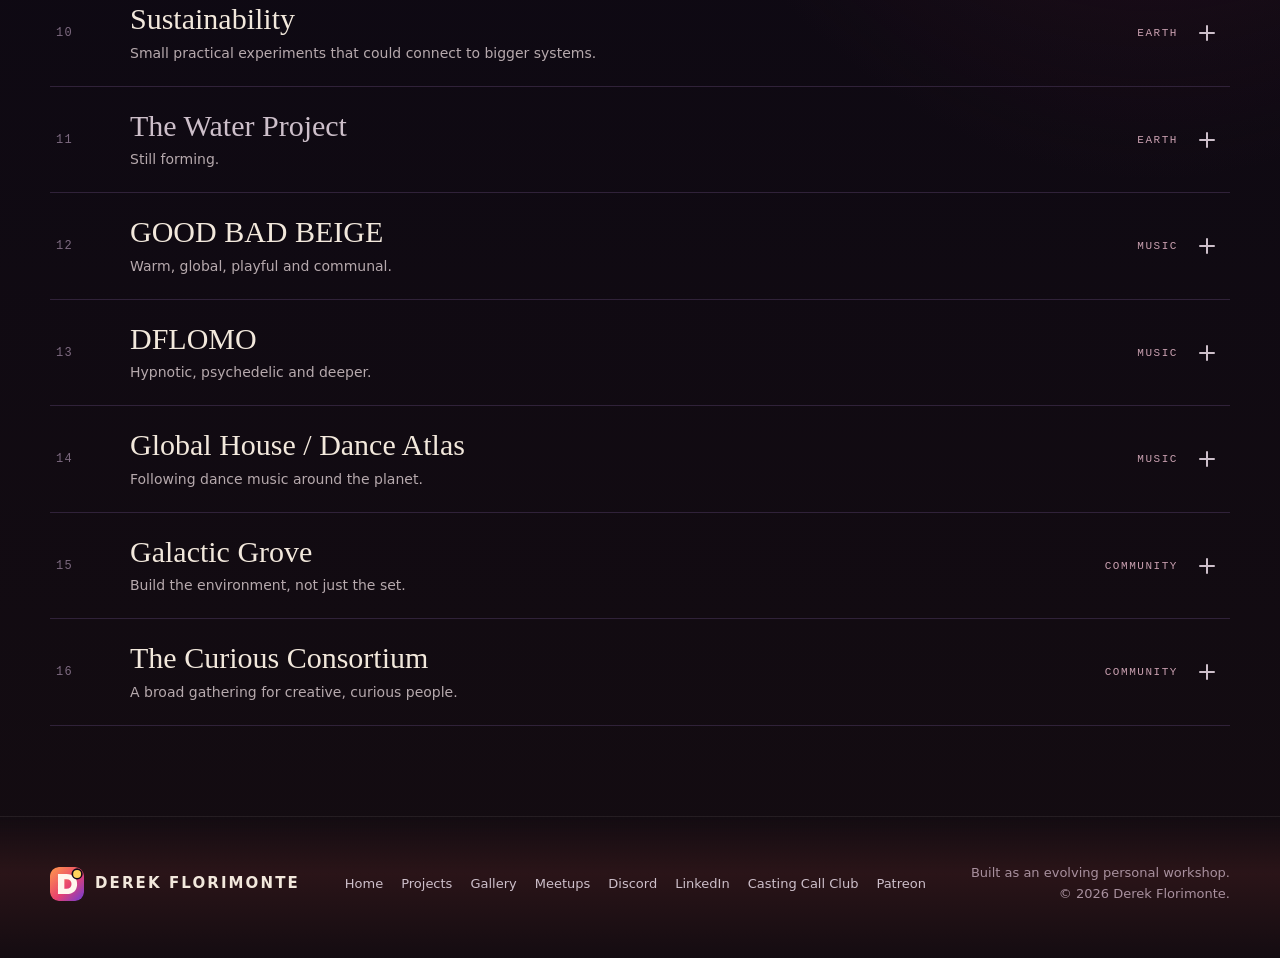
<file: public/projects.html>
<!doctype html><html lang="en"><head><meta charset="utf-8"><meta name="viewport" content="width=device-width,initial-scale=1">
<title>Projects | Derek Florimonte</title><link rel="icon" href="assets/favicon.svg" type="image/svg+xml"><link rel="icon" href="assets/favicon-32.png" type="image/png" sizes="32x32"><link rel="shortcut icon" href="assets/favicon.ico"><link rel="apple-touch-icon" href="assets/apple-touch-icon.png"><meta name="theme-color" content="#090711">
<meta name="description" content="Everything Derek Florimonte is building, growing, mixing and tending, in one list."><meta property="og:type" content="website"><meta property="og:site_name" content="Derek Florimonte"><meta property="og:title" content="Projects | Derek Florimonte"><meta property="og:description" content="Everything Derek Florimonte is building, growing, mixing and tending, in one list."><meta property="og:url" content="https://senseofsalience.com/projects.html"><meta property="og:image" content="https://senseofsalience.com/assets/og-image.jpg"><meta property="og:image:width" content="1200"><meta property="og:image:height" content="630"><meta name="twitter:card" content="summary_large_image"><meta name="twitter:image" content="https://senseofsalience.com/assets/og-image.jpg">
<link rel="stylesheet" href="assets/subpage.css"></head><body>
<nav id="topnav" aria-label="Site"><div class="wrap navin">
<a class="mark" href="index.html" aria-label="Derek Florimonte, home"><img src="assets/favicon.svg" alt=""><span class="mark-t">Derek Florimonte</span></a>
<div class="links"><a href="index.html#career">Career</a><a href="index.html#technology">Technology</a><a href="index.html#earth">Earth</a><a href="index.html#music">Music</a><a href="index.html#community">Community</a><span class="sep" aria-hidden="true"></span><a href="projects.html" class="on" aria-current="page">Projects</a><a href="gallery.html">Gallery</a><a href="meetups.html">Meetups</a><a class="ct-link" href="index.html#contact">Say hello</a></div></div></nav>
<main><header class="pg-head wrap"><div class="eyebrow">The full list</div><h1>Every project,<br><span class="grad">all in one place.</span></h1><p>The front page is the highlight reel. This is the whole workshop: the finished, the ongoing and the barely started. Open any row for the story.</p>
<div class="pj-tools" role="group" aria-label="Filter projects" id="pjTools"></div></header>
<section class="wrap" aria-label="Project list" style="padding-top:0"><ol class="pj-list" id="pjList"></ol><div class="pj-empty" id="pjEmpty" hidden>No projects match that. Try a different word or filter.</div></section></main>
<footer><div class="wrap foot"><a class="mark" href="index.html"><img src="assets/favicon.svg" alt="">DEREK FLORIMONTE</a>
<div class="foot-links"><a href="index.html">Home</a><a href="projects.html">Projects</a><a href="gallery.html">Gallery</a><a href="meetups.html">Meetups</a><a href="https://discord.gg/cKeEyGYXC" target="_blank" rel="noopener">Discord</a><a href="https://www.linkedin.com/in/derekflorimonte/" target="_blank" rel="noopener">LinkedIn</a><a href="https://www.castingcall.club/m/dflomo" target="_blank" rel="noopener">Casting Call Club</a><a href="https://www.patreon.com/dflomo" target="_blank" rel="noopener">Patreon</a></div>
<div class="footnote">Built as an evolving personal workshop.<br>&copy; <span id="year"></span> Derek Florimonte.</div></div></footer>
<script>document.getElementById('year').textContent=new Date().getFullYear();var n=document.getElementById('topnav');function s(){n.classList.toggle('sm',scrollY>30)}addEventListener('scroll',s,{passive:true});s();</script>
<script src="assets/data/meetups.js"></script><script src="assets/nav-soon.js"></script><script src="assets/data/projects.js"></script>
<script>
(function(){const P=window.PROJECTS||[],list=document.getElementById('pjList'),tools=document.getElementById('pjTools'),empty=document.getElementById('pjEmpty');
const areas=['All',...[...new Set(P.map(p=>p.area))]];let cur='All',q='';
const esc=s=>String(s).replace(/[&<>"]/g,c=>({'&':'&amp;','<':'&lt;','>':'&gt;','"':'&quot;'}[c]));
areas.forEach(a=>{const b=document.createElement('button');b.className='chip';b.type='button';b.setAttribute('aria-pressed',a==='All');b.innerHTML=esc(a)+' <small>'+(a==='All'?P.length:P.filter(p=>p.area===a).length)+'</small>';b.onclick=()=>{cur=a;[...tools.querySelectorAll('.chip')].forEach(c=>c.setAttribute('aria-pressed',c===b));render()};tools.appendChild(b)});
const inp=document.createElement('input');inp.type='search';inp.className='pj-search';inp.placeholder='Search projects';inp.setAttribute('aria-label','Search projects');inp.oninput=()=>{q=inp.value.trim().toLowerCase();render()};tools.appendChild(inp);
function render(){const f=P.filter(p=>(cur==='All'||p.area===cur)&&(!q||(p.title+' '+p.blurb+' '+p.summary+' '+(p.tags||[]).join(' ')).toLowerCase().includes(q)));
list.innerHTML=f.map((p,i)=>`<li class="pj${p.status==='later'?' later':''}" id="${esc(p.id)}"><button class="pj-head" type="button" aria-expanded="false" aria-controls="b-${esc(p.id)}"><span class="pj-n">${String(i+1).padStart(2,'0')}</span><span class="pj-t">${esc(p.title)}<small>${esc(p.blurb)}</small></span><span class="pj-area">${esc(p.area)}</span><span class="pj-arrow" aria-hidden="true"></span></button><div class="pj-body" id="b-${esc(p.id)}" role="region"><div><div class="pj-in"><p>${esc(p.summary)}</p><div class="tags">${(p.tags||[]).map(t=>'<span>'+esc(t)+'</span>').join('')}</div>${p.url?'<a class="btn" href="'+esc(p.url)+'">'+(p.url.indexOf('meetups')>-1?'See the meetups':'Read the report')+' &rarr;</a>':'<div class="pj-soon">'+(p.status==='later'?'Coming later':'Full report coming soon')+'</div>'}</div></div></div></li>`).join('');
empty.hidden=f.length>0;
list.querySelectorAll('.pj-head').forEach(h=>h.onclick=()=>{const li=h.parentElement,o=li.classList.toggle('open');h.setAttribute('aria-expanded',o);history.replaceState(null,'','#'+li.id)})}
render();const h=location.hash.slice(1);if(h){const li=document.getElementById(h);if(li&&list.contains(li)){li.classList.add('open');li.querySelector('.pj-head').setAttribute('aria-expanded',true);setTimeout(()=>li.scrollIntoView({block:'center'}),100)}}})();
</script><script src="assets/analytics.js" defer></script></body></html>
</file>
<file: public/assets/subpage.css>
:root{--ink:#f2e8dc;--muted:#b6a9ad;--bg:#090711;--panel:#120d18;--line:#302239;--max:1180px;--ember:#c5531e;--orange:#ef6b32;--peach:#f0a07f}
*{box-sizing:border-box}html{background:#140c11;scroll-behavior:smooth;overscroll-behavior-y:none}
body{margin:0;min-height:100vh;color:var(--ink);font-family:Inter,ui-sans-serif,system-ui,-apple-system,Segoe UI,sans-serif;overflow-x:hidden;background:radial-gradient(ellipse at 50% -10%,#2a1236 0,transparent 45%),radial-gradient(ellipse at 90% 30%,#3a1424 0,transparent 40%),linear-gradient(180deg,#090711,#0e0913 60%,#140c11);overscroll-behavior-y:none}
a{color:inherit;text-decoration:none}.serif{font-family:Georgia,'Times New Roman',serif}
.wrap{width:min(var(--max),calc(100% - 40px));margin:auto;position:relative;z-index:2}
.eyebrow{font-size:12px;text-transform:uppercase;letter-spacing:.2em;color:var(--ember)}
.grad{background-image:linear-gradient(90deg,#ff8c42,#ef476f,#a855f7,#5fa8ff);-webkit-background-clip:text;background-clip:text;color:transparent;-webkit-text-fill-color:transparent;font-style:italic}
/* nav */
nav{position:fixed;z-index:20;left:0;right:0;top:0;padding:14px 0;background:linear-gradient(#090711f2,#090711b8 65%,transparent);transition:padding .3s,background .3s}
nav.sm{padding:9px 0;background:#090711e6;box-shadow:0 1px 0 rgba(255,255,255,.06)}
.navin{display:flex;align-items:center;justify-content:space-between;gap:24px}
nav .mark{display:flex;align-items:center;gap:11px;color:#f4e9df;font:600 13px/1 Inter,system-ui,sans-serif;letter-spacing:.14em;text-transform:uppercase;white-space:nowrap}
nav .mark img{width:30px;height:30px;border-radius:8px}
nav .links{display:flex;gap:6px;align-items:center}
nav .links a{display:flex;align-items:baseline;gap:7px;padding:9px 13px;border-radius:999px;color:#cdbfca;font:500 13px/1 Inter,system-ui,sans-serif;letter-spacing:.04em;transition:color .25s,background .25s;white-space:nowrap}
nav .links a:hover{color:#fff;background:rgba(255,255,255,.06)}nav .links a.on{color:#fff;background:rgba(255,255,255,.09)}
nav .links .sep{width:1px;height:16px;background:#ffffff26;margin:0 6px}
nav .links a.ct-link{background:linear-gradient(90deg,#c5531e,#b51662);color:#fff;font-weight:600}
nav a:focus-visible,.btn:focus-visible,.pj-head:focus-visible,.chip:focus-visible,.foot-links a:focus-visible{outline:2px solid var(--peach);outline-offset:2px}
@media(max-width:1020px){nav .mark-t{display:none}.navin{gap:8px}nav .links{gap:0;overflow-x:auto;scrollbar-width:none;margin:0 -4px}nav .links::-webkit-scrollbar{display:none}nav .links a{padding:9px 7px;font-size:12px;letter-spacing:.01em}nav .links .sep{margin:0 3px}.navin.wrap{padding-left:14px;padding-right:14px}}
@media(max-width:460px){nav .mark img{display:none}nav .links{margin:0 auto}}
/* page head */
.pg-head{padding:150px 0 40px}
.pg-head h1{font:400 clamp(46px,7.4vw,96px)/.95 Georgia,'Times New Roman',serif;letter-spacing:-.035em;margin:18px 0 22px}
.pg-head p{max-width:640px;color:#c8bbc5;font-size:19px;line-height:1.7;margin:0}
.btn{display:inline-flex;align-items:center;gap:9px;padding:13px 22px;border-radius:999px;font:600 14px/1 Inter,system-ui,sans-serif;color:#fff;background:linear-gradient(90deg,#e0622a,#b51662);box-shadow:0 10px 30px #b5166244;transition:transform .2s}
.btn:hover{transform:translateY(-2px)}.btn.ghost{background:#ffffff0a;border:1px solid #ffffff2e;box-shadow:none}
.chip{display:inline-flex;align-items:center;gap:8px;padding:9px 15px;border:1px solid #ffffff22;border-radius:999px;background:#ffffff08;color:#e9dce2;font:500 13px/1 Inter,system-ui,sans-serif;cursor:pointer;transition:background .2s,border-color .2s}
.chip:hover{background:#ffffff14}.chip[aria-pressed=true]{background:linear-gradient(90deg,#c5531e,#b51662);border-color:transparent;color:#fff}.chip small{opacity:.7;font-size:11px}
/* projects */
.pj-tools{display:flex;flex-wrap:wrap;gap:10px;align-items:center;margin:34px 0 26px}
.pj-search{flex:1 1 220px;min-width:200px;max-width:340px;margin-left:auto;padding:11px 16px;border-radius:999px;border:1px solid #ffffff22;background:#0c0814;color:var(--ink);font:400 14px Inter,system-ui,sans-serif}
.pj-search::placeholder{color:#8a7a86}.pj-search:focus{outline:2px solid var(--peach);outline-offset:2px}
.pj-list{list-style:none;margin:0;padding:0;border-top:1px solid var(--line)}
.pj{border-bottom:1px solid var(--line)}
.pj-head{all:unset;box-sizing:border-box;display:grid;grid-template-columns:56px 1fr auto 28px;gap:18px;align-items:center;width:100%;padding:22px 6px;cursor:pointer;transition:background .2s}
.pj-head:hover{background:#ffffff08}
.pj-n{font:500 12px ui-monospace,Menlo,monospace;color:#7d6a80;letter-spacing:.1em}
.pj-t{font:400 clamp(22px,2.6vw,30px)/1.15 Georgia,'Times New Roman',serif}.pj-t small{display:block;margin-top:6px;font:400 14px/1.5 Inter,system-ui,sans-serif;color:var(--muted)}
.pj-area{font:500 11px ui-monospace,Menlo,monospace;letter-spacing:.14em;text-transform:uppercase;color:#c9a0b0;white-space:nowrap}
.pj-arrow{width:22px;height:22px;position:relative;transition:transform .3s}.pj-arrow:before,.pj-arrow:after{content:"";position:absolute;left:3px;right:3px;top:10px;height:2px;background:#cdbfca;border-radius:2px}.pj-arrow:after{transform:rotate(90deg);transition:transform .3s,opacity .3s}
.pj.open .pj-arrow:after{transform:rotate(0);opacity:0}
.pj-body{display:grid;grid-template-rows:0fr;transition:grid-template-rows .35s ease}.pj.open .pj-body{grid-template-rows:1fr}
.pj-body>div{overflow:hidden}.pj-in{padding:4px 6px 28px 80px;max-width:820px}
.pj-in p{margin:0 0 16px;color:#d6c8d0;line-height:1.75;font-size:16px}
.tags{display:flex;flex-wrap:wrap;gap:8px;margin:0 0 18px}.tags span{padding:6px 11px;border-radius:999px;background:#ffffff0d;border:1px solid #ffffff18;font:500 12px Inter,system-ui,sans-serif;color:#cdbfca}
.pj-soon{font:500 12px ui-monospace,Menlo,monospace;letter-spacing:.12em;text-transform:uppercase;color:#a8909e}
.pj-empty{padding:40px 6px;color:var(--muted)}
.pj.later .pj-t{color:#cdbfca}
@media(max-width:700px){.pj-head{grid-template-columns:34px 1fr 24px;gap:12px}.pj-area{display:none}.pj-in{padding-left:46px}.pj-search{max-width:none;margin-left:0}}
/* meetups */
.mu-grid{display:grid;grid-template-columns:1.1fr .9fr;gap:40px;padding:30px 0 20px}
.card{border:1px solid #ffffff1f;border-radius:24px;padding:34px;background:linear-gradient(160deg,#1a1022cc,#120b18cc)}
.card h2{font:400 clamp(28px,3.4vw,40px)/1.1 Georgia,'Times New Roman',serif;margin:10px 0 14px}
.card p{color:#d0c2cb;line-height:1.7;margin:0 0 14px}
.card .meta{display:flex;flex-wrap:wrap;gap:8px 18px;margin:0 0 18px;font:500 13px Inter,system-ui,sans-serif;color:#e8c9b4}
.empty{display:grid;gap:14px;justify-items:start}.empty .glyph{width:46px;height:46px;border-radius:50%;border:1px dashed #ffffff44;display:grid;place-items:center;color:#c9a0b0;font-size:20px}
.mu-sec{padding:40px 0 20px}.mu-sec h2{font:400 clamp(30px,4vw,48px)/1.05 Georgia,'Times New Roman',serif;margin:10px 0 8px}.mu-sec>p{color:var(--muted);margin:0 0 26px;max-width:620px;line-height:1.65}
.log{list-style:none;margin:0;padding:0;border-top:1px solid var(--line)}
.log li{display:grid;grid-template-columns:150px 1fr;gap:26px;padding:28px 6px;border-bottom:1px solid var(--line)}
.log time{font:500 12px ui-monospace,Menlo,monospace;letter-spacing:.12em;text-transform:uppercase;color:#c9a0b0;padding-top:6px}
.log h3{margin:0 0 10px;font:400 26px/1.15 Georgia,'Times New Roman',serif}.log p{margin:0 0 12px;color:#d0c2cb;line-height:1.7;max-width:680px}
.log ul{margin:0;padding-left:18px;color:#d0c2cb;line-height:1.7}
.up{display:grid;gap:16px}.up .card{padding:28px}
.who{display:flex;flex-wrap:wrap;gap:9px;margin:20px 0 0}.who span{padding:8px 13px;border-radius:999px;border:1px solid #ffffff1f;background:#ffffff08;font-size:13px;color:#e2d4dc}
@media(max-width:820px){.mu-grid{grid-template-columns:1fr}.log li{grid-template-columns:1fr;gap:8px}.card{padding:26px}}
/* footer */
footer{margin-top:90px;padding:46px 0 54px;background:linear-gradient(180deg,#2a141800,#2a1418 40%,#140c11);border-top:1px solid #ffffff12}
.foot{display:flex;flex-wrap:wrap;gap:16px 40px;align-items:center;justify-content:space-between}
footer .mark{display:flex;align-items:center;gap:11px;font:700 15px/1 Inter,system-ui,sans-serif;letter-spacing:.14em}footer .mark img{width:34px;height:34px;border-radius:9px}
.foot-links{display:flex;gap:18px;flex-wrap:wrap;font:500 13px Inter,system-ui,sans-serif}.foot-links a{color:#cdbfca}.foot-links a:hover{color:#fff}
.footnote{color:#a8909e;font-size:13px;text-align:right;line-height:1.6}
@media(prefers-reduced-motion:reduce){html{scroll-behavior:auto}.pj-body,.pj-arrow,.btn{transition:none}}
</file>
<file: public/assets/chronicle.css>
/* Chronicle (project report) pages. Builds on subpage.css */
.ch-back{display:inline-flex;align-items:center;gap:8px;color:#cdbfca;font:500 13px Inter,system-ui,sans-serif;letter-spacing:.04em;margin-bottom:26px;transition:color .2s}.ch-back:hover{color:#fff}
.ch-hero{display:grid;grid-template-columns:1.15fr .85fr;gap:60px;align-items:center;padding:140px 0 60px}
.ch-hero h1{font:400 clamp(46px,6.6vw,92px)/.95 Georgia,'Times New Roman',serif;letter-spacing:-.035em;margin:16px 0 22px}
.ch-hero .lede{max-width:600px;color:#cfc1cb;font-size:19px;line-height:1.7;margin:0 0 30px}
.ch-badges{display:flex;flex-wrap:wrap;gap:10px;margin:0 0 30px}.ch-badge{padding:8px 14px;border-radius:999px;border:1px solid #ffffff26;background:#ffffff0a;font:500 12px/1 Inter,system-ui,sans-serif;color:#e6d8df;letter-spacing:.04em}
.ch-badge.ok{border-color:#ffb58a66;color:#ffcfae}
.ch-facts{display:grid;grid-template-columns:repeat(2,minmax(0,1fr));gap:1px;background:#ffffff1a;border:1px solid #ffffff1a;border-radius:18px;overflow:hidden;max-width:560px}
.ch-facts div{background:#0f0a15;padding:16px 18px}.ch-facts dt{font:500 10.5px/1 ui-monospace,Menlo,monospace;letter-spacing:.16em;text-transform:uppercase;color:#a8909e;margin:0 0 8px}.ch-facts dd{margin:0;font:500 15px/1.35 Inter,system-ui,sans-serif;color:#f2e8dc}
.ch-hero figure{margin:0;position:relative}.ch-hero figure:before{content:"";position:absolute;inset:-8% -4%;background:radial-gradient(closest-side,#3a7bd566,#7a3bd533 55%,transparent);filter:blur(30px);z-index:-1}
.ch-hero img{width:100%;height:auto;display:block;border-radius:22px;border:1px solid #ffffff26;box-shadow:0 30px 80px #000a;cursor:zoom-in}
.ch-hero figcaption,.ch-fig figcaption{font:400 13px/1.5 Inter,system-ui,sans-serif;color:#a8909e;margin-top:10px}
.ch-body{display:grid;grid-template-columns:220px minmax(0,1fr);gap:70px;align-items:start;padding-bottom:20px}
.ch-toc{position:sticky;top:96px;font:500 13px Inter,system-ui,sans-serif}.ch-toc h2{font:500 11px/1 ui-monospace,Menlo,monospace;letter-spacing:.18em;text-transform:uppercase;color:#a8909e;margin:0 0 16px}
.ch-toc ol{list-style:none;margin:0;padding:0;border-left:1px solid var(--line)}.ch-toc a{display:flex;gap:10px;padding:8px 0 8px 14px;margin-left:-1px;border-left:2px solid transparent;color:#bfb0ba;transition:color .2s,border-color .2s}.ch-toc a b{font:500 10.5px ui-monospace,Menlo,monospace;color:#7d6a80;padding-top:2px}.ch-toc a:hover{color:#fff}.ch-toc a.on{color:#fff;border-left-color:var(--orange)}.ch-toc a.on b{color:var(--orange)}
.ch-sec{padding:54px 0 10px;border-top:1px solid var(--line);scroll-margin-top:90px}.ch-sec:first-child{border-top:0;padding-top:10px}
.ch-sec>.no{font:500 12px ui-monospace,Menlo,monospace;letter-spacing:.2em;color:var(--ember)}
.ch-sec h2{font:400 clamp(32px,4vw,50px)/1.05 Georgia,'Times New Roman',serif;letter-spacing:-.02em;margin:12px 0 22px}
.ch-sec h3{font:400 26px/1.2 Georgia,'Times New Roman',serif;margin:40px 0 12px;display:flex;gap:14px;align-items:baseline}.ch-sec h3 span{font:500 12px ui-monospace,Menlo,monospace;letter-spacing:.16em;color:var(--orange)}
.ch-sec p{color:#d6c8d0;font-size:17.5px;line-height:1.8;margin:0 0 18px;max-width:700px}.ch-sec p strong{color:#fff3e6}
.ch-sec .mat{max-width:700px;color:#d6c8d0;line-height:1.8;font-size:17px;margin:0 0 18px}.mat b{color:#ffcfae;font-weight:600}
.ch-list{margin:0 0 20px;padding:0;list-style:none;max-width:700px}.ch-list li{padding:16px 0;border-bottom:1px solid var(--line);color:#d6c8d0;line-height:1.7;font-size:17px}.ch-list li:first-child{border-top:1px solid var(--line)}.ch-list b{display:block;font:400 21px/1.3 Georgia,'Times New Roman',serif;color:#fff3e6;margin-bottom:4px}
.ch-fig{margin:28px 0 30px}.ch-fig img{width:100%;height:auto;display:block;border-radius:16px;border:1px solid #ffffff22;cursor:zoom-in;background:#120d18}
.ch-grid{display:grid;gap:14px;margin:28px 0 30px}.ch-grid.c2{grid-template-columns:repeat(2,minmax(0,1fr))}.ch-grid.c3{grid-template-columns:repeat(3,minmax(0,1fr))}.ch-grid figure{margin:0}.ch-grid img{width:100%;aspect-ratio:3/4;object-fit:cover;display:block;border-radius:14px;border:1px solid #ffffff22;cursor:zoom-in;background:#120d18}.ch-grid img.wide{aspect-ratio:4/3}
.ch-grid figcaption{font:400 12.5px/1.45 Inter,system-ui,sans-serif;color:#a8909e;margin-top:8px}
.ch-fig.narrow{max-width:420px}
.ch-table{width:100%;max-width:820px;border-collapse:collapse;margin:8px 0 26px;font:400 15.5px/1.6 Inter,system-ui,sans-serif}.ch-table th{text-align:left;font:500 11px/1 ui-monospace,Menlo,monospace;letter-spacing:.16em;text-transform:uppercase;color:#a8909e;padding:0 16px 14px 0;border-bottom:1px solid var(--line)}.ch-table td{padding:18px 16px 18px 0;border-bottom:1px solid var(--line);vertical-align:top;color:#d6c8d0}.ch-table td:first-child{font:400 19px/1.3 Georgia,'Times New Roman',serif;color:#fff3e6;width:22%}
.ch-callout{margin:26px 0;padding:24px 28px;border-left:3px solid var(--orange);background:linear-gradient(90deg,#ffffff0d,transparent);border-radius:0 16px 16px 0;max-width:720px;font:400 clamp(20px,2.4vw,26px)/1.45 Georgia,'Times New Roman',serif;color:#fff3e6}
.ch-lessons{max-width:760px;display:grid;gap:0}
.ch-archive{display:grid;grid-template-columns:repeat(2,minmax(0,1fr));gap:1px;background:#ffffff1a;border:1px solid #ffffff1a;border-radius:16px;overflow:hidden;max-width:620px;margin:0 0 24px}.ch-archive div{background:#0f0a15;padding:16px 18px}.ch-archive dt{font:500 10.5px/1 ui-monospace,Menlo,monospace;letter-spacing:.16em;text-transform:uppercase;color:#a8909e;margin:0 0 8px}.ch-archive dd{margin:0;font:500 15px/1.35 Inter,system-ui,sans-serif}
.ch-next{margin:70px 0 0;padding:40px;border:1px dashed #ffffff3a;border-radius:24px;display:flex;gap:30px;align-items:center;justify-content:space-between;flex-wrap:wrap}.ch-next h2{font:400 clamp(28px,3.4vw,40px)/1.1 Georgia,'Times New Roman',serif;margin:10px 0 8px}.ch-next p{margin:0;color:#b6a9ad;max-width:520px;line-height:1.65}
/* lightbox */
.lb{position:fixed;inset:0;z-index:90;background:#07040bf2;display:none;align-items:center;justify-content:center;padding:30px}.lb.open{display:flex}.lb img{max-width:min(92vw,900px);max-height:84vh;border-radius:14px;box-shadow:0 30px 90px #000}.lb p{position:absolute;left:0;right:0;bottom:18px;text-align:center;color:#cdbfca;font:400 14px Inter,system-ui,sans-serif;padding:0 70px}
.lb button{all:unset;cursor:pointer;position:absolute;width:46px;height:46px;border-radius:50%;background:#ffffff14;border:1px solid #ffffff33;color:#fff;display:grid;place-items:center;font:400 22px/1 Inter,system-ui,sans-serif}.lb button:hover{background:#ffffff2a}.lb button:focus-visible{outline:2px solid #ffb58a;outline-offset:2px}.lb .x{top:18px;right:18px}.lb .pv{left:18px;top:50%}.lb .nx{right:18px;top:50%}
@media(max-width:1000px){.ch-hero{grid-template-columns:1fr;gap:40px;padding-top:120px}.ch-hero figure{max-width:420px}.ch-body{grid-template-columns:1fr;gap:0}.ch-toc{display:none}}
@media(max-width:700px){.ch-grid.c3{grid-template-columns:repeat(2,minmax(0,1fr))}.ch-table thead{display:none}.ch-table,.ch-table tbody,.ch-table tr,.ch-table td{display:block;width:100%}.ch-table tr{padding:18px 0;border-bottom:1px solid var(--line)}.ch-table td{border:0;padding:4px 0 8px;width:100%!important}.ch-table td:before{content:attr(data-l);display:block;font:500 10.5px/1 ui-monospace,Menlo,monospace;letter-spacing:.16em;text-transform:uppercase;color:#a8909e;margin-bottom:6px}.ch-table td:first-child:before{display:none}.ch-facts,.ch-archive{grid-template-columns:1fr 1fr}.ch-next{padding:28px}.lb .pv,.lb .nx{top:auto;bottom:70px}.lb p{padding:0 20px;bottom:130px}}
main{overflow-x:clip}
.ch-hero.solo{grid-template-columns:1fr}.ch-hero.solo .lede{max-width:720px}
.ch-stats{display:grid;grid-template-columns:repeat(4,minmax(0,1fr));gap:1px;background:#ffffff1a;border:1px solid #ffffff1a;border-radius:18px;overflow:hidden;max-width:760px;margin:0 0 18px}
.ch-stats div{background:#0f0a15;padding:20px 18px;display:flex;flex-direction:column-reverse;gap:8px}.ch-stats dd{margin:0;font:400 clamp(30px,4vw,44px)/1 Georgia,serif;color:#f0a07f}.ch-stats dt{font:500 10.5px/1.3 ui-monospace,Menlo,monospace;letter-spacing:.14em;text-transform:uppercase;color:#a8909e}
.ch-ph{margin:28px 0 30px;border:1px dashed #ffffff3d;border-radius:16px;padding:44px 24px;text-align:center;background:repeating-linear-gradient(135deg,#ffffff06 0 12px,transparent 12px 24px);max-width:760px}.ch-ph span{display:inline-block;font:500 10.5px/1 ui-monospace,Menlo,monospace;letter-spacing:.16em;text-transform:uppercase;color:var(--peach);border:1px solid #f0a07f55;border-radius:999px;padding:7px 11px}.ch-ph p{margin:14px auto 0;color:#a8909e;font-size:14px;max-width:520px}
.ch-sec h4{font:500 12px/1.3 ui-monospace,Menlo,monospace;letter-spacing:.12em;text-transform:uppercase;color:var(--peach);margin:30px 0 10px}.ch-sec h4 span{margin-right:10px;color:var(--orange)}.ch-sec h4.plain{text-transform:none;font:400 20px/1.3 Georgia,serif;letter-spacing:0;color:#f2e8dc;margin-top:34px}
.ch-callout.sm{font:500 15px/1.6 Inter,system-ui,sans-serif;color:#e8d8cc}.ch-note{font-size:13.5px!important;color:#a8909e!important;max-width:640px}.ch-sec p.lead b{color:#fff3e6}
@media(max-width:700px){.ch-stats{grid-template-columns:1fr 1fr}}
</file>
